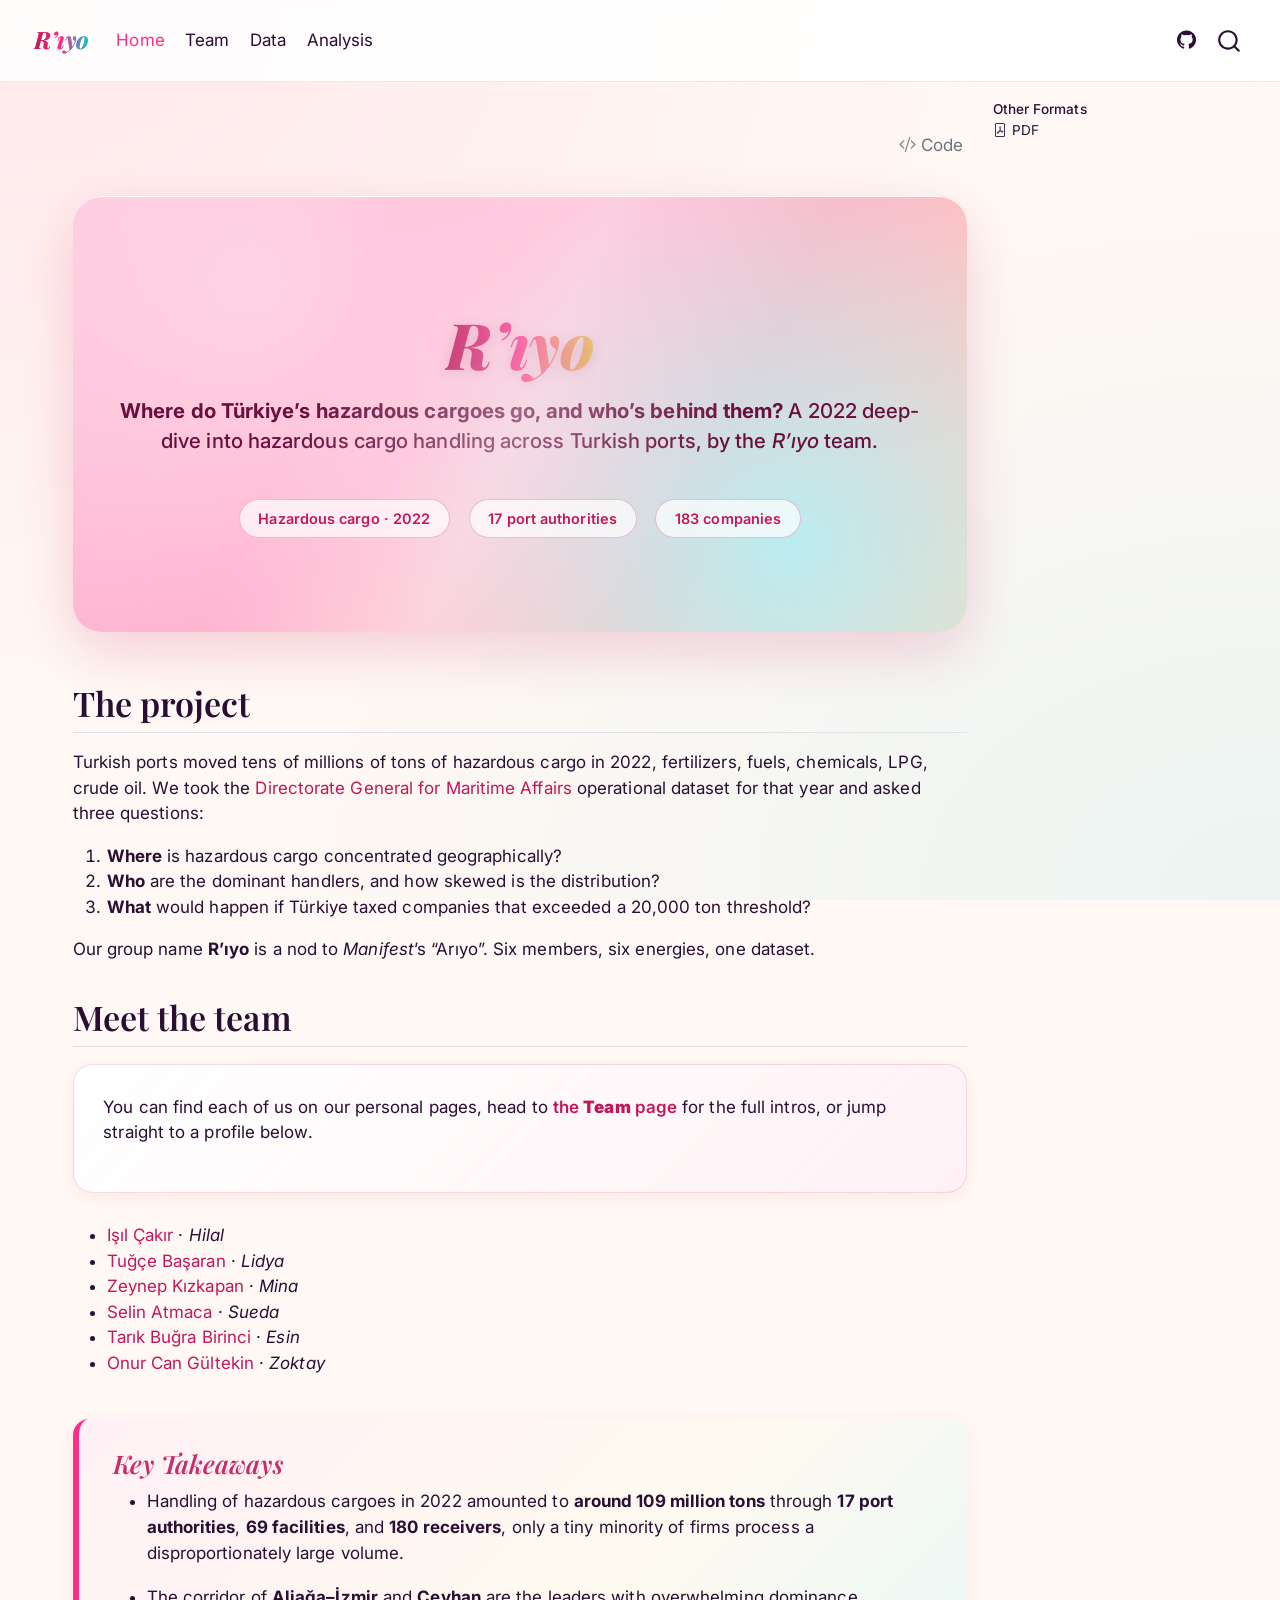
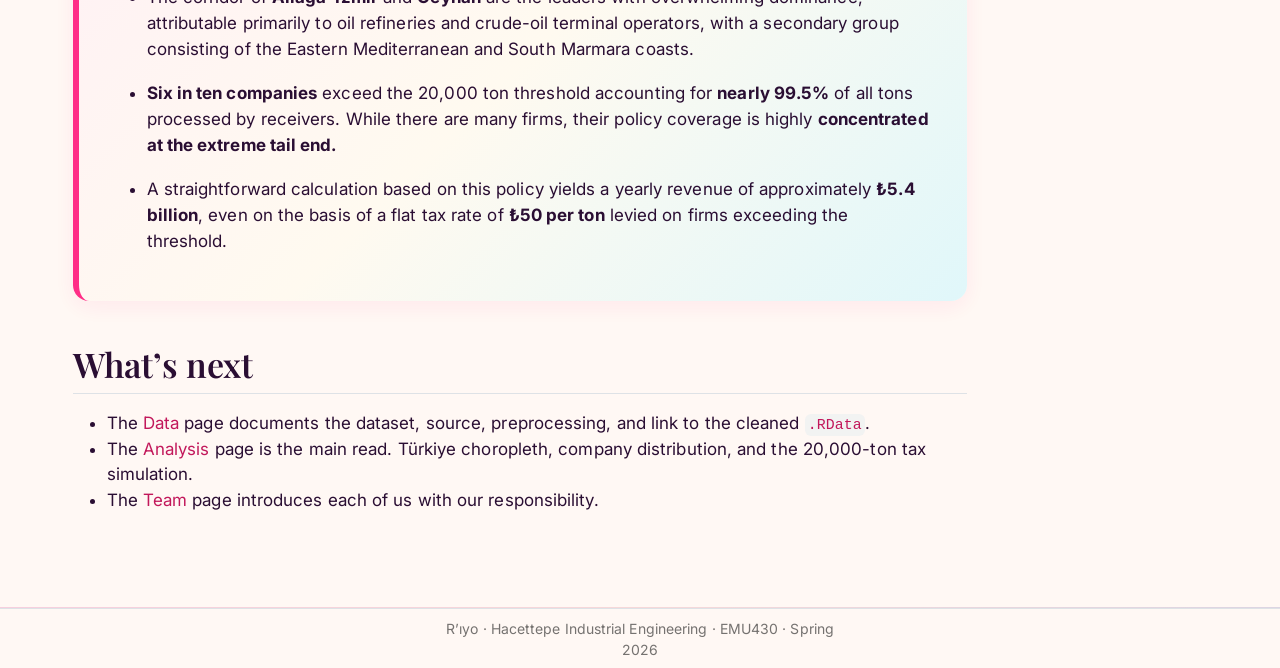
<file: index.html>
<!DOCTYPE html>
<html xmlns="http://www.w3.org/1999/xhtml" lang="en" xml:lang="en"><head>

<meta charset="utf-8">
<meta name="generator" content="quarto-1.8.25">

<meta name="viewport" content="width=device-width, initial-scale=1.0, user-scalable=yes">


<title>R’ıyo</title>
<style>
code{white-space: pre-wrap;}
span.smallcaps{font-variant: small-caps;}
div.columns{display: flex; gap: min(4vw, 1.5em);}
div.column{flex: auto; overflow-x: auto;}
div.hanging-indent{margin-left: 1.5em; text-indent: -1.5em;}
ul.task-list{list-style: none;}
ul.task-list li input[type="checkbox"] {
  width: 0.8em;
  margin: 0 0.8em 0.2em -1em; /* quarto-specific, see https://github.com/quarto-dev/quarto-cli/issues/4556 */ 
  vertical-align: middle;
}
/* CSS for syntax highlighting */
html { -webkit-text-size-adjust: 100%; }
pre > code.sourceCode { white-space: pre; position: relative; }
pre > code.sourceCode > span { display: inline-block; line-height: 1.25; }
pre > code.sourceCode > span:empty { height: 1.2em; }
.sourceCode { overflow: visible; }
code.sourceCode > span { color: inherit; text-decoration: inherit; }
div.sourceCode { margin: 1em 0; }
pre.sourceCode { margin: 0; }
@media screen {
div.sourceCode { overflow: auto; }
}
@media print {
pre > code.sourceCode { white-space: pre-wrap; }
pre > code.sourceCode > span { text-indent: -5em; padding-left: 5em; }
}
pre.numberSource code
  { counter-reset: source-line 0; }
pre.numberSource code > span
  { position: relative; left: -4em; counter-increment: source-line; }
pre.numberSource code > span > a:first-child::before
  { content: counter(source-line);
    position: relative; left: -1em; text-align: right; vertical-align: baseline;
    border: none; display: inline-block;
    -webkit-touch-callout: none; -webkit-user-select: none;
    -khtml-user-select: none; -moz-user-select: none;
    -ms-user-select: none; user-select: none;
    padding: 0 4px; width: 4em;
  }
pre.numberSource { margin-left: 3em;  padding-left: 4px; }
div.sourceCode
  {   }
@media screen {
pre > code.sourceCode > span > a:first-child::before { text-decoration: underline; }
}
</style>


<script src="site_libs/quarto-nav/quarto-nav.js"></script>
<script src="site_libs/clipboard/clipboard.min.js"></script>
<script src="site_libs/quarto-search/autocomplete.umd.js"></script>
<script src="site_libs/quarto-search/fuse.min.js"></script>
<script src="site_libs/quarto-search/quarto-search.js"></script>
<meta name="quarto:offset" content="./">
<script src="site_libs/quarto-html/quarto.js" type="module"></script>
<script src="site_libs/quarto-html/tabsets/tabsets.js" type="module"></script>
<script src="site_libs/quarto-html/axe/axe-check.js" type="module"></script>
<script src="site_libs/quarto-html/popper.min.js"></script>
<script src="site_libs/quarto-html/tippy.umd.min.js"></script>
<script src="site_libs/quarto-html/anchor.min.js"></script>
<link href="site_libs/quarto-html/tippy.css" rel="stylesheet">
<link href="site_libs/quarto-html/quarto-syntax-highlighting-7b89279ff1a6dce999919e0e67d4d9ec.css" rel="stylesheet" id="quarto-text-highlighting-styles">
<script src="site_libs/bootstrap/bootstrap.min.js"></script>
<link href="site_libs/bootstrap/bootstrap-icons.css" rel="stylesheet">
<link href="site_libs/bootstrap/bootstrap-de65a6009b1a2f889098839d39e7a635.min.css" rel="stylesheet" append-hash="true" id="quarto-bootstrap" data-mode="light">
<script id="quarto-search-options" type="application/json">{
  "location": "navbar",
  "copy-button": false,
  "collapse-after": 3,
  "panel-placement": "end",
  "type": "overlay",
  "limit": 50,
  "keyboard-shortcut": [
    "f",
    "/",
    "s"
  ],
  "show-item-context": false,
  "language": {
    "search-no-results-text": "No results",
    "search-matching-documents-text": "matching documents",
    "search-copy-link-title": "Copy link to search",
    "search-hide-matches-text": "Hide additional matches",
    "search-more-match-text": "more match in this document",
    "search-more-matches-text": "more matches in this document",
    "search-clear-button-title": "Clear",
    "search-text-placeholder": "",
    "search-detached-cancel-button-title": "Cancel",
    "search-submit-button-title": "Submit",
    "search-label": "Search"
  }
}</script>
<style>html{ scroll-behavior: smooth; }</style>


<link rel="stylesheet" href="styles.css">
</head>

<body class="nav-fixed quarto-light">

<div id="quarto-search-results"></div>
  <header id="quarto-header" class="headroom fixed-top">
    <nav class="navbar navbar-expand-lg " data-bs-theme="dark">
      <div class="navbar-container container-fluid">
      <div class="navbar-brand-container mx-auto">
    <a href="./index.html" class="navbar-brand navbar-brand-logo">
    </a>
    <a class="navbar-brand" href="./index.html">
    <span class="navbar-title">R’ıyo</span>
    </a>
  </div>
            <div id="quarto-search" class="" title="Search"></div>
          <button class="navbar-toggler" type="button" data-bs-toggle="collapse" data-bs-target="#navbarCollapse" aria-controls="navbarCollapse" role="menu" aria-expanded="false" aria-label="Toggle navigation" onclick="if (window.quartoToggleHeadroom) { window.quartoToggleHeadroom(); }">
  <span class="navbar-toggler-icon"></span>
</button>
          <div class="collapse navbar-collapse" id="navbarCollapse">
            <ul class="navbar-nav navbar-nav-scroll me-auto">
  <li class="nav-item">
    <a class="nav-link active" href="./index.html" aria-current="page"> 
<span class="menu-text">Home</span></a>
  </li>  
  <li class="nav-item">
    <a class="nav-link" href="./team.html"> 
<span class="menu-text">Team</span></a>
  </li>  
  <li class="nav-item">
    <a class="nav-link" href="./data.html"> 
<span class="menu-text">Data</span></a>
  </li>  
  <li class="nav-item">
    <a class="nav-link" href="./analysis.html"> 
<span class="menu-text">Analysis</span></a>
  </li>  
</ul>
            <ul class="navbar-nav navbar-nav-scroll ms-auto">
  <li class="nav-item compact">
    <a class="nav-link" href="https://github.com/EMU-Hacettepe-Analytics/emu430-fall2024-team-r-iyo"> <i class="bi bi-github" role="img">
</i> 
<span class="menu-text"></span></a>
  </li>  
</ul>
          </div> <!-- /navcollapse -->
            <div class="quarto-navbar-tools">
</div>
      </div> <!-- /container-fluid -->
    </nav>
</header>
<!-- content -->
<div id="quarto-content" class="quarto-container page-columns page-rows-contents page-layout-full page-navbar">
<!-- sidebar -->
<!-- margin-sidebar -->
    <div id="quarto-margin-sidebar" class="sidebar margin-sidebar">
    <div class="quarto-alternate-formats"><h2>Other Formats</h2><ul><li><a href="index.pdf"><i class="bi bi-file-pdf"></i>PDF</a></li></ul></div></div>
<!-- main -->
<main class="content column-page-left" id="quarto-document-content"><header id="title-block-header" class="quarto-title-block"><h1 class="title display-7"></h1></header><div class="quarto-title-block"><div class="quarto-title-tools-only"><button type="button" class="btn code-tools-button" id="quarto-code-tools-source"><i class="bi"></i> Code</button></div></div>




<section id="rıyo" class="level1 hero-block">
<h1><span class="shimmer"><em>R’ıyo</em></span></h1>
<div class="tagline">
<p><strong>Where do Türkiye’s hazardous cargoes go, and who’s behind them?</strong> A 2022 deep-dive into hazardous cargo handling across Turkish ports, by the <em>R’ıyo</em> team.</p>
</div>
<p><span class="pill">Hazardous cargo · 2022</span> <span class="pill">17 port authorities</span> <span class="pill">183 companies</span></p>
</section>
<section id="the-project" class="level2">
<h2 class="anchored" data-anchor-id="the-project">The project</h2>
<p>Turkish ports moved tens of millions of tons of hazardous cargo in 2022, fertilizers, fuels, chemicals, LPG, crude oil. We took the <a href="https://denizcilik.uab.gov.tr/">Directorate General for Maritime Affairs</a> operational dataset for that year and asked three questions:</p>
<ol type="1">
<li><strong>Where</strong> is hazardous cargo concentrated geographically?</li>
<li><strong>Who</strong> are the dominant handlers, and how skewed is the distribution?</li>
<li><strong>What</strong> would happen if Türkiye taxed companies that exceeded a 20,000 ton threshold?</li>
</ol>
<p>Our group name <strong>R’ıyo</strong> is a nod to <em>Manifest</em>’s “Arıyo”. Six members, six energies, one dataset.</p>
</section>
<section id="meet-the-team" class="level2">
<h2 class="anchored" data-anchor-id="meet-the-team">Meet the team</h2>
<div class="member-card">
<p>You can find each of us on our personal pages, head to <a href="./team.html">the <strong>Team</strong> page</a> for the full intros, or jump straight to a profile below.</p>
</div>
<ul>
<li><a href="https://emu-hacettepe-analytics.github.io/emu430-spring2026-isilcakrr/">Işıl Çakır</a> · <em>Hilal</em></li>
<li><a href="https://emu-hacettepe-analytics.github.io/emu430-spring2026-TugceBasaran/">Tuğçe Başaran</a> · <em>Lidya</em></li>
<li><a href="https://emu-hacettepe-analytics.github.io/emu430-spring2026-zeynepkizkapann/">Zeynep Kızkapan</a> · <em>Mina</em></li>
<li><a href="https://emu-hacettepe-analytics.github.io/emu430-spring2026-selinatmaca-lab/">Selin Atmaca</a> · <em>Sueda</em></li>
<li><a href="https://emu-hacettepe-analytics.github.io/emu430-spring2026-birincitarikbugra/">Tarık Buğra Birinci</a> · <em>Esin</em></li>
<li><a href="https://emu-hacettepe-analytics.github.io/emu430-spring2026-onurcangultekin/">Onur Can Gültekin</a> · <em>Zoktay</em></li>
</ul>
<section id="key-takeaways" class="level3 key-takeaways">
<h3 class="anchored" data-anchor-id="key-takeaways">Key Takeaways</h3>
<ul>
<li><p>Handling of hazardous cargoes in 2022 amounted to <strong>around 109 million tons</strong> through <strong>17 port authorities</strong>, <strong>69 facilities</strong>, and <strong>180 receivers</strong>, only a tiny minority of firms process a disproportionately large volume.</p></li>
<li><p>The corridor of <strong>Aliağa–İzmir</strong> and <strong>Ceyhan</strong> are the leaders with overwhelming dominance, attributable primarily to oil refineries and crude-oil terminal operators, with a secondary group consisting of the Eastern Mediterranean and South Marmara coasts.</p></li>
<li><p><strong>Six in ten companies</strong> exceed the 20,000 ton threshold accounting for <strong>nearly 99.5%</strong> of all tons processed by receivers. While there are many firms, their policy coverage is highly <strong>concentrated at the extreme tail end.</strong></p></li>
<li><p>A straightforward calculation based on this policy yields a yearly revenue of approximately <strong>₺5.4 billion</strong>, even on the basis of a flat tax rate of <strong>₺50 per ton</strong> levied on firms exceeding the threshold.</p></li>
</ul>
</section>
</section>
<section id="whats-next" class="level2">
<h2 class="anchored" data-anchor-id="whats-next">What’s next</h2>
<ul>
<li>The <strong><a href="./data.html">Data</a></strong> page documents the dataset, source, preprocessing, and link to the cleaned <code>.RData</code>.</li>
<li>The <strong><a href="./analysis.html">Analysis</a></strong> page is the main read. Türkiye choropleth, company distribution, and the 20,000-ton tax simulation.</li>
<li>The <strong><a href="./team.html">Team</a></strong> page introduces each of us with our responsibility.</li>
</ul>


<!-- -->

</section>

<a onclick="window.scrollTo(0, 0); return false;" role="button" id="quarto-back-to-top"><i class="bi bi-arrow-up"></i> Back to top</a></main> <!-- /main -->
<script id="quarto-html-after-body" type="application/javascript">
  window.document.addEventListener("DOMContentLoaded", function (event) {
    const icon = "";
    const anchorJS = new window.AnchorJS();
    anchorJS.options = {
      placement: 'right',
      icon: icon
    };
    anchorJS.add('.anchored');
    const isCodeAnnotation = (el) => {
      for (const clz of el.classList) {
        if (clz.startsWith('code-annotation-')) {                     
          return true;
        }
      }
      return false;
    }
    const onCopySuccess = function(e) {
      // button target
      const button = e.trigger;
      // don't keep focus
      button.blur();
      // flash "checked"
      button.classList.add('code-copy-button-checked');
      var currentTitle = button.getAttribute("title");
      button.setAttribute("title", "Copied!");
      let tooltip;
      if (window.bootstrap) {
        button.setAttribute("data-bs-toggle", "tooltip");
        button.setAttribute("data-bs-placement", "left");
        button.setAttribute("data-bs-title", "Copied!");
        tooltip = new bootstrap.Tooltip(button, 
          { trigger: "manual", 
            customClass: "code-copy-button-tooltip",
            offset: [0, -8]});
        tooltip.show();    
      }
      setTimeout(function() {
        if (tooltip) {
          tooltip.hide();
          button.removeAttribute("data-bs-title");
          button.removeAttribute("data-bs-toggle");
          button.removeAttribute("data-bs-placement");
        }
        button.setAttribute("title", currentTitle);
        button.classList.remove('code-copy-button-checked');
      }, 1000);
      // clear code selection
      e.clearSelection();
    }
    const getTextToCopy = function(trigger) {
      const outerScaffold = trigger.parentElement.cloneNode(true);
      const codeEl = outerScaffold.querySelector('code');
      for (const childEl of codeEl.children) {
        if (isCodeAnnotation(childEl)) {
          childEl.remove();
        }
      }
      return codeEl.innerText;
    }
    const clipboard = new window.ClipboardJS('.code-copy-button:not([data-in-quarto-modal])', {
      text: getTextToCopy
    });
    clipboard.on('success', onCopySuccess);
    if (window.document.getElementById('quarto-embedded-source-code-modal')) {
      const clipboardModal = new window.ClipboardJS('.code-copy-button[data-in-quarto-modal]', {
        text: getTextToCopy,
        container: window.document.getElementById('quarto-embedded-source-code-modal')
      });
      clipboardModal.on('success', onCopySuccess);
    }
    const viewSource = window.document.getElementById('quarto-view-source') ||
                       window.document.getElementById('quarto-code-tools-source');
    if (viewSource) {
      const sourceUrl = viewSource.getAttribute("data-quarto-source-url");
      viewSource.addEventListener("click", function(e) {
        if (sourceUrl) {
          // rstudio viewer pane
          if (/\bcapabilities=\b/.test(window.location)) {
            window.open(sourceUrl);
          } else {
            window.location.href = sourceUrl;
          }
        } else {
          const modal = new bootstrap.Modal(document.getElementById('quarto-embedded-source-code-modal'));
          modal.show();
        }
        return false;
      });
    }
    function toggleCodeHandler(show) {
      return function(e) {
        const detailsSrc = window.document.querySelectorAll(".cell > details > .sourceCode");
        for (let i=0; i<detailsSrc.length; i++) {
          const details = detailsSrc[i].parentElement;
          if (show) {
            details.open = true;
          } else {
            details.removeAttribute("open");
          }
        }
        const cellCodeDivs = window.document.querySelectorAll(".cell > .sourceCode");
        const fromCls = show ? "hidden" : "unhidden";
        const toCls = show ? "unhidden" : "hidden";
        for (let i=0; i<cellCodeDivs.length; i++) {
          const codeDiv = cellCodeDivs[i];
          if (codeDiv.classList.contains(fromCls)) {
            codeDiv.classList.remove(fromCls);
            codeDiv.classList.add(toCls);
          } 
        }
        return false;
      }
    }
    const hideAllCode = window.document.getElementById("quarto-hide-all-code");
    if (hideAllCode) {
      hideAllCode.addEventListener("click", toggleCodeHandler(false));
    }
    const showAllCode = window.document.getElementById("quarto-show-all-code");
    if (showAllCode) {
      showAllCode.addEventListener("click", toggleCodeHandler(true));
    }
      var localhostRegex = new RegExp(/^(?:http|https):\/\/localhost\:?[0-9]*\//);
      var mailtoRegex = new RegExp(/^mailto:/);
        var filterRegex = new RegExp('/' + window.location.host + '/');
      var isInternal = (href) => {
          return filterRegex.test(href) || localhostRegex.test(href) || mailtoRegex.test(href);
      }
      // Inspect non-navigation links and adorn them if external
     var links = window.document.querySelectorAll('a[href]:not(.nav-link):not(.navbar-brand):not(.toc-action):not(.sidebar-link):not(.sidebar-item-toggle):not(.pagination-link):not(.no-external):not([aria-hidden]):not(.dropdown-item):not(.quarto-navigation-tool):not(.about-link)');
      for (var i=0; i<links.length; i++) {
        const link = links[i];
        if (!isInternal(link.href)) {
          // undo the damage that might have been done by quarto-nav.js in the case of
          // links that we want to consider external
          if (link.dataset.originalHref !== undefined) {
            link.href = link.dataset.originalHref;
          }
            // target, if specified
            link.setAttribute("target", "_blank");
            if (link.getAttribute("rel") === null) {
              link.setAttribute("rel", "noopener");
            }
        }
      }
    function tippyHover(el, contentFn, onTriggerFn, onUntriggerFn) {
      const config = {
        allowHTML: true,
        maxWidth: 500,
        delay: 100,
        arrow: false,
        appendTo: function(el) {
            return el.parentElement;
        },
        interactive: true,
        interactiveBorder: 10,
        theme: 'quarto',
        placement: 'bottom-start',
      };
      if (contentFn) {
        config.content = contentFn;
      }
      if (onTriggerFn) {
        config.onTrigger = onTriggerFn;
      }
      if (onUntriggerFn) {
        config.onUntrigger = onUntriggerFn;
      }
      window.tippy(el, config); 
    }
    const noterefs = window.document.querySelectorAll('a[role="doc-noteref"]');
    for (var i=0; i<noterefs.length; i++) {
      const ref = noterefs[i];
      tippyHover(ref, function() {
        // use id or data attribute instead here
        let href = ref.getAttribute('data-footnote-href') || ref.getAttribute('href');
        try { href = new URL(href).hash; } catch {}
        const id = href.replace(/^#\/?/, "");
        const note = window.document.getElementById(id);
        if (note) {
          return note.innerHTML;
        } else {
          return "";
        }
      });
    }
    const xrefs = window.document.querySelectorAll('a.quarto-xref');
    const processXRef = (id, note) => {
      // Strip column container classes
      const stripColumnClz = (el) => {
        el.classList.remove("page-full", "page-columns");
        if (el.children) {
          for (const child of el.children) {
            stripColumnClz(child);
          }
        }
      }
      stripColumnClz(note)
      if (id === null || id.startsWith('sec-')) {
        // Special case sections, only their first couple elements
        const container = document.createElement("div");
        if (note.children && note.children.length > 2) {
          container.appendChild(note.children[0].cloneNode(true));
          for (let i = 1; i < note.children.length; i++) {
            const child = note.children[i];
            if (child.tagName === "P" && child.innerText === "") {
              continue;
            } else {
              container.appendChild(child.cloneNode(true));
              break;
            }
          }
          if (window.Quarto?.typesetMath) {
            window.Quarto.typesetMath(container);
          }
          return container.innerHTML
        } else {
          if (window.Quarto?.typesetMath) {
            window.Quarto.typesetMath(note);
          }
          return note.innerHTML;
        }
      } else {
        // Remove any anchor links if they are present
        const anchorLink = note.querySelector('a.anchorjs-link');
        if (anchorLink) {
          anchorLink.remove();
        }
        if (window.Quarto?.typesetMath) {
          window.Quarto.typesetMath(note);
        }
        if (note.classList.contains("callout")) {
          return note.outerHTML;
        } else {
          return note.innerHTML;
        }
      }
    }
    for (var i=0; i<xrefs.length; i++) {
      const xref = xrefs[i];
      tippyHover(xref, undefined, function(instance) {
        instance.disable();
        let url = xref.getAttribute('href');
        let hash = undefined; 
        if (url.startsWith('#')) {
          hash = url;
        } else {
          try { hash = new URL(url).hash; } catch {}
        }
        if (hash) {
          const id = hash.replace(/^#\/?/, "");
          const note = window.document.getElementById(id);
          if (note !== null) {
            try {
              const html = processXRef(id, note.cloneNode(true));
              instance.setContent(html);
            } finally {
              instance.enable();
              instance.show();
            }
          } else {
            // See if we can fetch this
            fetch(url.split('#')[0])
            .then(res => res.text())
            .then(html => {
              const parser = new DOMParser();
              const htmlDoc = parser.parseFromString(html, "text/html");
              const note = htmlDoc.getElementById(id);
              if (note !== null) {
                const html = processXRef(id, note);
                instance.setContent(html);
              } 
            }).finally(() => {
              instance.enable();
              instance.show();
            });
          }
        } else {
          // See if we can fetch a full url (with no hash to target)
          // This is a special case and we should probably do some content thinning / targeting
          fetch(url)
          .then(res => res.text())
          .then(html => {
            const parser = new DOMParser();
            const htmlDoc = parser.parseFromString(html, "text/html");
            const note = htmlDoc.querySelector('main.content');
            if (note !== null) {
              // This should only happen for chapter cross references
              // (since there is no id in the URL)
              // remove the first header
              if (note.children.length > 0 && note.children[0].tagName === "HEADER") {
                note.children[0].remove();
              }
              const html = processXRef(null, note);
              instance.setContent(html);
            } 
          }).finally(() => {
            instance.enable();
            instance.show();
          });
        }
      }, function(instance) {
      });
    }
        let selectedAnnoteEl;
        const selectorForAnnotation = ( cell, annotation) => {
          let cellAttr = 'data-code-cell="' + cell + '"';
          let lineAttr = 'data-code-annotation="' +  annotation + '"';
          const selector = 'span[' + cellAttr + '][' + lineAttr + ']';
          return selector;
        }
        const selectCodeLines = (annoteEl) => {
          const doc = window.document;
          const targetCell = annoteEl.getAttribute("data-target-cell");
          const targetAnnotation = annoteEl.getAttribute("data-target-annotation");
          const annoteSpan = window.document.querySelector(selectorForAnnotation(targetCell, targetAnnotation));
          const lines = annoteSpan.getAttribute("data-code-lines").split(",");
          const lineIds = lines.map((line) => {
            return targetCell + "-" + line;
          })
          let top = null;
          let height = null;
          let parent = null;
          if (lineIds.length > 0) {
              //compute the position of the single el (top and bottom and make a div)
              const el = window.document.getElementById(lineIds[0]);
              top = el.offsetTop;
              height = el.offsetHeight;
              parent = el.parentElement.parentElement;
            if (lineIds.length > 1) {
              const lastEl = window.document.getElementById(lineIds[lineIds.length - 1]);
              const bottom = lastEl.offsetTop + lastEl.offsetHeight;
              height = bottom - top;
            }
            if (top !== null && height !== null && parent !== null) {
              // cook up a div (if necessary) and position it 
              let div = window.document.getElementById("code-annotation-line-highlight");
              if (div === null) {
                div = window.document.createElement("div");
                div.setAttribute("id", "code-annotation-line-highlight");
                div.style.position = 'absolute';
                parent.appendChild(div);
              }
              div.style.top = top - 2 + "px";
              div.style.height = height + 4 + "px";
              div.style.left = 0;
              let gutterDiv = window.document.getElementById("code-annotation-line-highlight-gutter");
              if (gutterDiv === null) {
                gutterDiv = window.document.createElement("div");
                gutterDiv.setAttribute("id", "code-annotation-line-highlight-gutter");
                gutterDiv.style.position = 'absolute';
                const codeCell = window.document.getElementById(targetCell);
                const gutter = codeCell.querySelector('.code-annotation-gutter');
                gutter.appendChild(gutterDiv);
              }
              gutterDiv.style.top = top - 2 + "px";
              gutterDiv.style.height = height + 4 + "px";
            }
            selectedAnnoteEl = annoteEl;
          }
        };
        const unselectCodeLines = () => {
          const elementsIds = ["code-annotation-line-highlight", "code-annotation-line-highlight-gutter"];
          elementsIds.forEach((elId) => {
            const div = window.document.getElementById(elId);
            if (div) {
              div.remove();
            }
          });
          selectedAnnoteEl = undefined;
        };
          // Handle positioning of the toggle
      window.addEventListener(
        "resize",
        throttle(() => {
          elRect = undefined;
          if (selectedAnnoteEl) {
            selectCodeLines(selectedAnnoteEl);
          }
        }, 10)
      );
      function throttle(fn, ms) {
      let throttle = false;
      let timer;
        return (...args) => {
          if(!throttle) { // first call gets through
              fn.apply(this, args);
              throttle = true;
          } else { // all the others get throttled
              if(timer) clearTimeout(timer); // cancel #2
              timer = setTimeout(() => {
                fn.apply(this, args);
                timer = throttle = false;
              }, ms);
          }
        };
      }
        // Attach click handler to the DT
        const annoteDls = window.document.querySelectorAll('dt[data-target-cell]');
        for (const annoteDlNode of annoteDls) {
          annoteDlNode.addEventListener('click', (event) => {
            const clickedEl = event.target;
            if (clickedEl !== selectedAnnoteEl) {
              unselectCodeLines();
              const activeEl = window.document.querySelector('dt[data-target-cell].code-annotation-active');
              if (activeEl) {
                activeEl.classList.remove('code-annotation-active');
              }
              selectCodeLines(clickedEl);
              clickedEl.classList.add('code-annotation-active');
            } else {
              // Unselect the line
              unselectCodeLines();
              clickedEl.classList.remove('code-annotation-active');
            }
          });
        }
    const findCites = (el) => {
      const parentEl = el.parentElement;
      if (parentEl) {
        const cites = parentEl.dataset.cites;
        if (cites) {
          return {
            el,
            cites: cites.split(' ')
          };
        } else {
          return findCites(el.parentElement)
        }
      } else {
        return undefined;
      }
    };
    var bibliorefs = window.document.querySelectorAll('a[role="doc-biblioref"]');
    for (var i=0; i<bibliorefs.length; i++) {
      const ref = bibliorefs[i];
      const citeInfo = findCites(ref);
      if (citeInfo) {
        tippyHover(citeInfo.el, function() {
          var popup = window.document.createElement('div');
          citeInfo.cites.forEach(function(cite) {
            var citeDiv = window.document.createElement('div');
            citeDiv.classList.add('hanging-indent');
            citeDiv.classList.add('csl-entry');
            var biblioDiv = window.document.getElementById('ref-' + cite);
            if (biblioDiv) {
              citeDiv.innerHTML = biblioDiv.innerHTML;
            }
            popup.appendChild(citeDiv);
          });
          return popup.innerHTML;
        });
      }
    }
  });
  </script><div class="modal fade" id="quarto-embedded-source-code-modal" tabindex="-1" aria-labelledby="quarto-embedded-source-code-modal-label" aria-hidden="true"><div class="modal-dialog modal-dialog-scrollable"><div class="modal-content"><div class="modal-header"><h5 class="modal-title" id="quarto-embedded-source-code-modal-label">Source Code</h5><button class="btn-close" data-bs-dismiss="modal"></button></div><div class="modal-body"><div class="">
<div class="code-copy-outer-scaffold"><div class="sourceCode" id="cb1" data-shortcodes="false"><pre class="sourceCode markdown code-with-copy"><code class="sourceCode markdown"><span id="cb1-1"><a href="#cb1-1" aria-hidden="true" tabindex="-1"></a><span class="co">---</span></span>
<span id="cb1-2"><a href="#cb1-2" aria-hidden="true" tabindex="-1"></a><span class="an">title:</span><span class="co"> ""</span></span>
<span id="cb1-3"><a href="#cb1-3" aria-hidden="true" tabindex="-1"></a><span class="an">sidebar:</span><span class="co"> false</span></span>
<span id="cb1-4"><a href="#cb1-4" aria-hidden="true" tabindex="-1"></a><span class="an">page-layout:</span><span class="co"> full</span></span>
<span id="cb1-5"><a href="#cb1-5" aria-hidden="true" tabindex="-1"></a><span class="an">toc:</span><span class="co"> false</span></span>
<span id="cb1-6"><a href="#cb1-6" aria-hidden="true" tabindex="-1"></a><span class="co">---</span></span>
<span id="cb1-7"><a href="#cb1-7" aria-hidden="true" tabindex="-1"></a></span>
<span id="cb1-8"><a href="#cb1-8" aria-hidden="true" tabindex="-1"></a>::: {.hero-block}</span>
<span id="cb1-9"><a href="#cb1-9" aria-hidden="true" tabindex="-1"></a><span class="fu"># [*R'ıyo*]{.shimmer}</span></span>
<span id="cb1-10"><a href="#cb1-10" aria-hidden="true" tabindex="-1"></a></span>
<span id="cb1-11"><a href="#cb1-11" aria-hidden="true" tabindex="-1"></a>::: {.tagline}</span>
<span id="cb1-12"><a href="#cb1-12" aria-hidden="true" tabindex="-1"></a>**Where do Türkiye's hazardous cargoes go, and who's behind them?**</span>
<span id="cb1-13"><a href="#cb1-13" aria-hidden="true" tabindex="-1"></a>A 2022 deep-dive into hazardous cargo handling across Turkish ports, by the *R'ıyo* team.</span>
<span id="cb1-14"><a href="#cb1-14" aria-hidden="true" tabindex="-1"></a>:::</span>
<span id="cb1-15"><a href="#cb1-15" aria-hidden="true" tabindex="-1"></a></span>
<span id="cb1-16"><a href="#cb1-16" aria-hidden="true" tabindex="-1"></a><span class="co">[</span><span class="ot">Hazardous cargo · 2022</span><span class="co">]</span>{.pill}</span>
<span id="cb1-17"><a href="#cb1-17" aria-hidden="true" tabindex="-1"></a><span class="co">[</span><span class="ot">17 port authorities</span><span class="co">]</span>{.pill}</span>
<span id="cb1-18"><a href="#cb1-18" aria-hidden="true" tabindex="-1"></a><span class="co">[</span><span class="ot">183 companies</span><span class="co">]</span>{.pill}</span>
<span id="cb1-19"><a href="#cb1-19" aria-hidden="true" tabindex="-1"></a>:::</span>
<span id="cb1-20"><a href="#cb1-20" aria-hidden="true" tabindex="-1"></a></span>
<span id="cb1-21"><a href="#cb1-21" aria-hidden="true" tabindex="-1"></a><span class="fu">## The project</span></span>
<span id="cb1-22"><a href="#cb1-22" aria-hidden="true" tabindex="-1"></a></span>
<span id="cb1-23"><a href="#cb1-23" aria-hidden="true" tabindex="-1"></a>Turkish ports moved tens of millions of tons of hazardous cargo in 2022, fertilizers, fuels, chemicals, LPG, crude oil. We took the <span class="co">[</span><span class="ot">Directorate General for Maritime Affairs</span><span class="co">](https://denizcilik.uab.gov.tr/)</span> operational dataset for that year and asked three questions:</span>
<span id="cb1-24"><a href="#cb1-24" aria-hidden="true" tabindex="-1"></a></span>
<span id="cb1-25"><a href="#cb1-25" aria-hidden="true" tabindex="-1"></a><span class="ss">1. </span>**Where** is hazardous cargo concentrated geographically?</span>
<span id="cb1-26"><a href="#cb1-26" aria-hidden="true" tabindex="-1"></a><span class="ss">2. </span>**Who** are the dominant handlers, and how skewed is the distribution?</span>
<span id="cb1-27"><a href="#cb1-27" aria-hidden="true" tabindex="-1"></a><span class="ss">3. </span>**What** would happen if Türkiye taxed companies that exceeded a 20,000 ton threshold?</span>
<span id="cb1-28"><a href="#cb1-28" aria-hidden="true" tabindex="-1"></a></span>
<span id="cb1-29"><a href="#cb1-29" aria-hidden="true" tabindex="-1"></a>Our group name **R'ıyo** is a nod to *Manifest*'s "Arıyo". Six members, six energies, one dataset.</span>
<span id="cb1-30"><a href="#cb1-30" aria-hidden="true" tabindex="-1"></a></span>
<span id="cb1-31"><a href="#cb1-31" aria-hidden="true" tabindex="-1"></a><span class="fu">## Meet the team</span></span>
<span id="cb1-32"><a href="#cb1-32" aria-hidden="true" tabindex="-1"></a></span>
<span id="cb1-33"><a href="#cb1-33" aria-hidden="true" tabindex="-1"></a>::: {.member-card}</span>
<span id="cb1-34"><a href="#cb1-34" aria-hidden="true" tabindex="-1"></a>You can find each of us on our personal pages, head to <span class="co">[</span><span class="ot">the **Team** page</span><span class="co">](team.qmd)</span> for the full intros, or jump straight to a profile below.</span>
<span id="cb1-35"><a href="#cb1-35" aria-hidden="true" tabindex="-1"></a>:::</span>
<span id="cb1-36"><a href="#cb1-36" aria-hidden="true" tabindex="-1"></a></span>
<span id="cb1-37"><a href="#cb1-37" aria-hidden="true" tabindex="-1"></a><span class="ss">- </span><span class="co">[</span><span class="ot">Işıl Çakır</span><span class="co">](https://emu-hacettepe-analytics.github.io/emu430-spring2026-isilcakrr/)</span> · *Hilal*</span>
<span id="cb1-38"><a href="#cb1-38" aria-hidden="true" tabindex="-1"></a><span class="ss">- </span><span class="co">[</span><span class="ot">Tuğçe Başaran</span><span class="co">](https://emu-hacettepe-analytics.github.io/emu430-spring2026-TugceBasaran/)</span> · *Lidya*</span>
<span id="cb1-39"><a href="#cb1-39" aria-hidden="true" tabindex="-1"></a><span class="ss">- </span><span class="co">[</span><span class="ot">Zeynep Kızkapan</span><span class="co">](https://emu-hacettepe-analytics.github.io/emu430-spring2026-zeynepkizkapann/)</span> · *Mina*</span>
<span id="cb1-40"><a href="#cb1-40" aria-hidden="true" tabindex="-1"></a><span class="ss">- </span><span class="co">[</span><span class="ot">Selin Atmaca</span><span class="co">](https://emu-hacettepe-analytics.github.io/emu430-spring2026-selinatmaca-lab/)</span> · *Sueda*</span>
<span id="cb1-41"><a href="#cb1-41" aria-hidden="true" tabindex="-1"></a><span class="ss">- </span><span class="co">[</span><span class="ot">Tarık Buğra Birinci</span><span class="co">](https://emu-hacettepe-analytics.github.io/emu430-spring2026-birincitarikbugra/)</span> · *Esin*</span>
<span id="cb1-42"><a href="#cb1-42" aria-hidden="true" tabindex="-1"></a><span class="ss">- </span><span class="co">[</span><span class="ot">Onur Can Gültekin</span><span class="co">](https://emu-hacettepe-analytics.github.io/emu430-spring2026-onurcangultekin/)</span> · *Zoktay*</span>
<span id="cb1-43"><a href="#cb1-43" aria-hidden="true" tabindex="-1"></a></span>
<span id="cb1-44"><a href="#cb1-44" aria-hidden="true" tabindex="-1"></a>::: {.key-takeaways}</span>
<span id="cb1-45"><a href="#cb1-45" aria-hidden="true" tabindex="-1"></a><span class="fu">### Key Takeaways</span></span>
<span id="cb1-46"><a href="#cb1-46" aria-hidden="true" tabindex="-1"></a></span>
<span id="cb1-47"><a href="#cb1-47" aria-hidden="true" tabindex="-1"></a><span class="ss">- </span>Handling of hazardous cargoes in 2022 amounted to **around 109 million tons** through **17 port authorities**, **69 facilities**, and **180 receivers**, only a tiny minority of firms process a disproportionately large volume.</span>
<span id="cb1-48"><a href="#cb1-48" aria-hidden="true" tabindex="-1"></a></span>
<span id="cb1-49"><a href="#cb1-49" aria-hidden="true" tabindex="-1"></a><span class="ss">- </span>The corridor of **Aliağa–İzmir** and **Ceyhan** are the leaders with overwhelming dominance, attributable primarily to oil refineries and crude-oil terminal operators, with a secondary group consisting of the Eastern Mediterranean and South Marmara coasts.</span>
<span id="cb1-50"><a href="#cb1-50" aria-hidden="true" tabindex="-1"></a></span>
<span id="cb1-51"><a href="#cb1-51" aria-hidden="true" tabindex="-1"></a><span class="ss">- </span>**Six in ten companies** exceed the 20,000 ton threshold accounting for **nearly 99.5%** of all tons processed by receivers. While there are many firms, their policy coverage is highly **concentrated at the extreme tail end.**</span>
<span id="cb1-52"><a href="#cb1-52" aria-hidden="true" tabindex="-1"></a></span>
<span id="cb1-53"><a href="#cb1-53" aria-hidden="true" tabindex="-1"></a><span class="ss">- </span>A straightforward calculation based on this policy yields a yearly revenue of approximately **₺5.4 billion**, even on the basis of a flat tax rate of **₺50 per ton** levied on firms exceeding the threshold.</span>
<span id="cb1-54"><a href="#cb1-54" aria-hidden="true" tabindex="-1"></a>:::</span>
<span id="cb1-55"><a href="#cb1-55" aria-hidden="true" tabindex="-1"></a></span>
<span id="cb1-56"><a href="#cb1-56" aria-hidden="true" tabindex="-1"></a><span class="fu">## What's next</span></span>
<span id="cb1-57"><a href="#cb1-57" aria-hidden="true" tabindex="-1"></a></span>
<span id="cb1-58"><a href="#cb1-58" aria-hidden="true" tabindex="-1"></a><span class="ss">- </span>The **[Data](data.qmd)** page documents the dataset, source, preprocessing, and link to the cleaned <span class="in">`.RData`</span>.</span>
<span id="cb1-59"><a href="#cb1-59" aria-hidden="true" tabindex="-1"></a><span class="ss">- </span>The **[Analysis](analysis.qmd)** page is the main read. Türkiye choropleth, company distribution, and the 20,000-ton tax simulation.</span>
<span id="cb1-60"><a href="#cb1-60" aria-hidden="true" tabindex="-1"></a><span class="ss">- </span>The **[Team](team.qmd)** page introduces each of us with our responsibility.</span></code></pre></div><button title="Copy to Clipboard" class="code-copy-button" data-in-quarto-modal=""><i class="bi"></i></button></div>
</div></div></div></div></div>
</div> <!-- /content -->
<footer class="footer">
  <div class="nav-footer">
    <div class="nav-footer-left">
      &nbsp;
    </div>   
    <div class="nav-footer-center">
<p>R’ıyo · Hacettepe Industrial Engineering · EMU430 · Spring 2026</p>
</div>
    <div class="nav-footer-right">
      &nbsp;
    </div>
  </div>
</footer>




<script src="site_libs/quarto-html/zenscroll-min.js"></script>
</body></html>
</file>
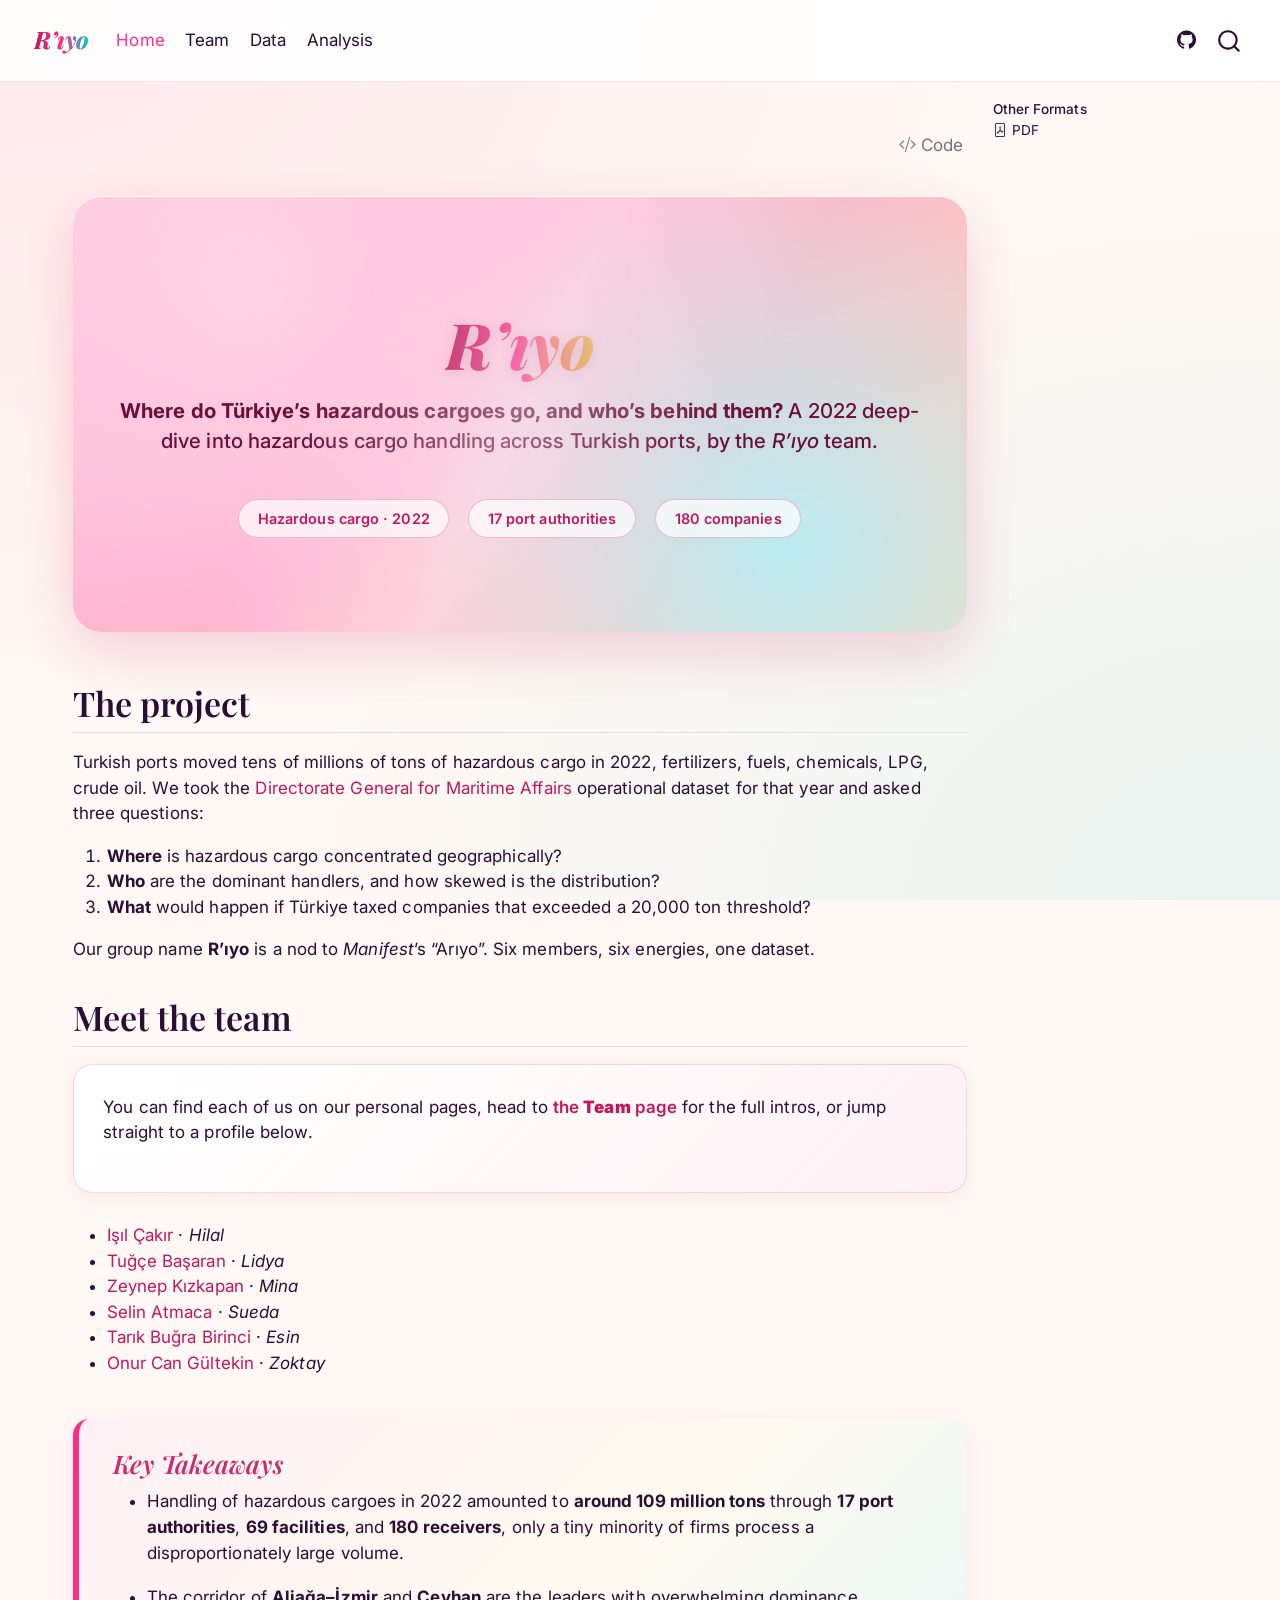
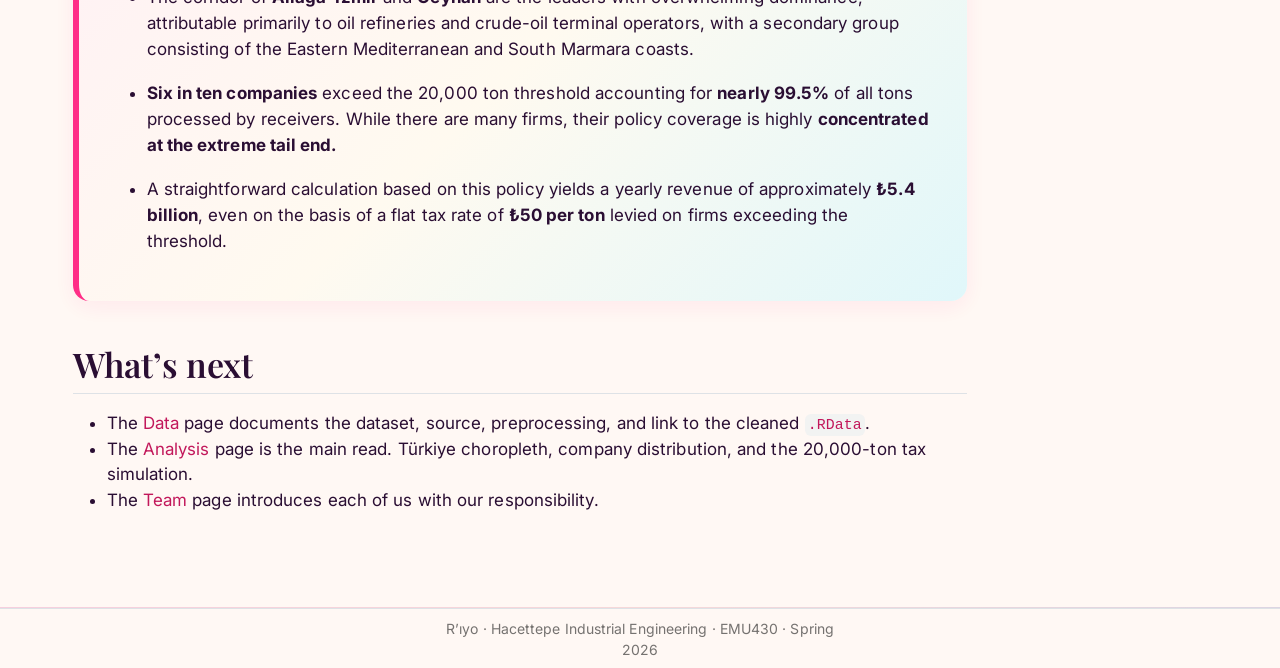
<file: docs/index.html>
<!DOCTYPE html>
<html xmlns="http://www.w3.org/1999/xhtml" lang="en" xml:lang="en"><head>

<meta charset="utf-8">
<meta name="generator" content="quarto-1.8.25">

<meta name="viewport" content="width=device-width, initial-scale=1.0, user-scalable=yes">


<title>R’ıyo</title>
<style>
code{white-space: pre-wrap;}
span.smallcaps{font-variant: small-caps;}
div.columns{display: flex; gap: min(4vw, 1.5em);}
div.column{flex: auto; overflow-x: auto;}
div.hanging-indent{margin-left: 1.5em; text-indent: -1.5em;}
ul.task-list{list-style: none;}
ul.task-list li input[type="checkbox"] {
  width: 0.8em;
  margin: 0 0.8em 0.2em -1em; /* quarto-specific, see https://github.com/quarto-dev/quarto-cli/issues/4556 */ 
  vertical-align: middle;
}
/* CSS for syntax highlighting */
html { -webkit-text-size-adjust: 100%; }
pre > code.sourceCode { white-space: pre; position: relative; }
pre > code.sourceCode > span { display: inline-block; line-height: 1.25; }
pre > code.sourceCode > span:empty { height: 1.2em; }
.sourceCode { overflow: visible; }
code.sourceCode > span { color: inherit; text-decoration: inherit; }
div.sourceCode { margin: 1em 0; }
pre.sourceCode { margin: 0; }
@media screen {
div.sourceCode { overflow: auto; }
}
@media print {
pre > code.sourceCode { white-space: pre-wrap; }
pre > code.sourceCode > span { text-indent: -5em; padding-left: 5em; }
}
pre.numberSource code
  { counter-reset: source-line 0; }
pre.numberSource code > span
  { position: relative; left: -4em; counter-increment: source-line; }
pre.numberSource code > span > a:first-child::before
  { content: counter(source-line);
    position: relative; left: -1em; text-align: right; vertical-align: baseline;
    border: none; display: inline-block;
    -webkit-touch-callout: none; -webkit-user-select: none;
    -khtml-user-select: none; -moz-user-select: none;
    -ms-user-select: none; user-select: none;
    padding: 0 4px; width: 4em;
  }
pre.numberSource { margin-left: 3em;  padding-left: 4px; }
div.sourceCode
  {   }
@media screen {
pre > code.sourceCode > span > a:first-child::before { text-decoration: underline; }
}
</style>


<script src="site_libs/quarto-nav/quarto-nav.js"></script>
<script src="site_libs/clipboard/clipboard.min.js"></script>
<script src="site_libs/quarto-search/autocomplete.umd.js"></script>
<script src="site_libs/quarto-search/fuse.min.js"></script>
<script src="site_libs/quarto-search/quarto-search.js"></script>
<meta name="quarto:offset" content="./">
<script src="site_libs/quarto-html/quarto.js" type="module"></script>
<script src="site_libs/quarto-html/tabsets/tabsets.js" type="module"></script>
<script src="site_libs/quarto-html/axe/axe-check.js" type="module"></script>
<script src="site_libs/quarto-html/popper.min.js"></script>
<script src="site_libs/quarto-html/tippy.umd.min.js"></script>
<script src="site_libs/quarto-html/anchor.min.js"></script>
<link href="site_libs/quarto-html/tippy.css" rel="stylesheet">
<link href="site_libs/quarto-html/quarto-syntax-highlighting-7b89279ff1a6dce999919e0e67d4d9ec.css" rel="stylesheet" id="quarto-text-highlighting-styles">
<script src="site_libs/bootstrap/bootstrap.min.js"></script>
<link href="site_libs/bootstrap/bootstrap-icons.css" rel="stylesheet">
<link href="site_libs/bootstrap/bootstrap-de65a6009b1a2f889098839d39e7a635.min.css" rel="stylesheet" append-hash="true" id="quarto-bootstrap" data-mode="light">
<script id="quarto-search-options" type="application/json">{
  "location": "navbar",
  "copy-button": false,
  "collapse-after": 3,
  "panel-placement": "end",
  "type": "overlay",
  "limit": 50,
  "keyboard-shortcut": [
    "f",
    "/",
    "s"
  ],
  "show-item-context": false,
  "language": {
    "search-no-results-text": "No results",
    "search-matching-documents-text": "matching documents",
    "search-copy-link-title": "Copy link to search",
    "search-hide-matches-text": "Hide additional matches",
    "search-more-match-text": "more match in this document",
    "search-more-matches-text": "more matches in this document",
    "search-clear-button-title": "Clear",
    "search-text-placeholder": "",
    "search-detached-cancel-button-title": "Cancel",
    "search-submit-button-title": "Submit",
    "search-label": "Search"
  }
}</script>
<style>html{ scroll-behavior: smooth; }</style>


<link rel="stylesheet" href="styles.css">
</head>

<body class="nav-fixed quarto-light">

<div id="quarto-search-results"></div>
  <header id="quarto-header" class="headroom fixed-top">
    <nav class="navbar navbar-expand-lg " data-bs-theme="dark">
      <div class="navbar-container container-fluid">
      <div class="navbar-brand-container mx-auto">
    <a href="./index.html" class="navbar-brand navbar-brand-logo">
    </a>
    <a class="navbar-brand" href="./index.html">
    <span class="navbar-title">R’ıyo</span>
    </a>
  </div>
            <div id="quarto-search" class="" title="Search"></div>
          <button class="navbar-toggler" type="button" data-bs-toggle="collapse" data-bs-target="#navbarCollapse" aria-controls="navbarCollapse" role="menu" aria-expanded="false" aria-label="Toggle navigation" onclick="if (window.quartoToggleHeadroom) { window.quartoToggleHeadroom(); }">
  <span class="navbar-toggler-icon"></span>
</button>
          <div class="collapse navbar-collapse" id="navbarCollapse">
            <ul class="navbar-nav navbar-nav-scroll me-auto">
  <li class="nav-item">
    <a class="nav-link active" href="./index.html" aria-current="page"> 
<span class="menu-text">Home</span></a>
  </li>  
  <li class="nav-item">
    <a class="nav-link" href="./team.html"> 
<span class="menu-text">Team</span></a>
  </li>  
  <li class="nav-item">
    <a class="nav-link" href="./data.html"> 
<span class="menu-text">Data</span></a>
  </li>  
  <li class="nav-item">
    <a class="nav-link" href="./analysis.html"> 
<span class="menu-text">Analysis</span></a>
  </li>  
</ul>
            <ul class="navbar-nav navbar-nav-scroll ms-auto">
  <li class="nav-item compact">
    <a class="nav-link" href="https://github.com/EMU-Hacettepe-Analytics/emu430-fall2024-team-r-iyo"> <i class="bi bi-github" role="img">
</i> 
<span class="menu-text"></span></a>
  </li>  
</ul>
          </div> <!-- /navcollapse -->
            <div class="quarto-navbar-tools">
</div>
      </div> <!-- /container-fluid -->
    </nav>
</header>
<!-- content -->
<div id="quarto-content" class="quarto-container page-columns page-rows-contents page-layout-full page-navbar">
<!-- sidebar -->
<!-- margin-sidebar -->
    <div id="quarto-margin-sidebar" class="sidebar margin-sidebar">
    <div class="quarto-alternate-formats"><h2>Other Formats</h2><ul><li><a href="index.pdf"><i class="bi bi-file-pdf"></i>PDF</a></li></ul></div></div>
<!-- main -->
<main class="content column-page-left" id="quarto-document-content"><header id="title-block-header" class="quarto-title-block"><h1 class="title display-7"></h1></header><div class="quarto-title-block"><div class="quarto-title-tools-only"><button type="button" class="btn code-tools-button" id="quarto-code-tools-source"><i class="bi"></i> Code</button></div></div>




<section id="rıyo" class="level1 hero-block">
<h1><span class="shimmer"><em>R’ıyo</em></span></h1>
<div class="tagline">
<p><strong>Where do Türkiye’s hazardous cargoes go, and who’s behind them?</strong> A 2022 deep-dive into hazardous cargo handling across Turkish ports, by the <em>R’ıyo</em> team.</p>
</div>
<p><span class="pill">Hazardous cargo · 2022</span> <span class="pill">17 port authorities</span> <span class="pill">180 companies</span></p>
</section>
<section id="the-project" class="level2">
<h2 class="anchored" data-anchor-id="the-project">The project</h2>
<p>Turkish ports moved tens of millions of tons of hazardous cargo in 2022, fertilizers, fuels, chemicals, LPG, crude oil. We took the <a href="https://denizcilik.uab.gov.tr/">Directorate General for Maritime Affairs</a> operational dataset for that year and asked three questions:</p>
<ol type="1">
<li><strong>Where</strong> is hazardous cargo concentrated geographically?</li>
<li><strong>Who</strong> are the dominant handlers, and how skewed is the distribution?</li>
<li><strong>What</strong> would happen if Türkiye taxed companies that exceeded a 20,000 ton threshold?</li>
</ol>
<p>Our group name <strong>R’ıyo</strong> is a nod to <em>Manifest</em>’s “Arıyo”. Six members, six energies, one dataset.</p>
</section>
<section id="meet-the-team" class="level2">
<h2 class="anchored" data-anchor-id="meet-the-team">Meet the team</h2>
<div class="member-card">
<p>You can find each of us on our personal pages, head to <a href="./team.html">the <strong>Team</strong> page</a> for the full intros, or jump straight to a profile below.</p>
</div>
<ul>
<li><a href="https://emu-hacettepe-analytics.github.io/emu430-spring2026-isilcakrr/">Işıl Çakır</a> · <em>Hilal</em></li>
<li><a href="https://emu-hacettepe-analytics.github.io/emu430-spring2026-TugceBasaran/">Tuğçe Başaran</a> · <em>Lidya</em></li>
<li><a href="https://emu-hacettepe-analytics.github.io/emu430-spring2026-zeynepkizkapann/">Zeynep Kızkapan</a> · <em>Mina</em></li>
<li><a href="https://emu-hacettepe-analytics.github.io/emu430-spring2026-selinatmaca-lab/">Selin Atmaca</a> · <em>Sueda</em></li>
<li><a href="https://emu-hacettepe-analytics.github.io/emu430-spring2026-birincitarikbugra/">Tarık Buğra Birinci</a> · <em>Esin</em></li>
<li><a href="https://emu-hacettepe-analytics.github.io/emu430-spring2026-onurcangultekin/">Onur Can Gültekin</a> · <em>Zoktay</em></li>
</ul>
<section id="key-takeaways" class="level3 key-takeaways">
<h3 class="anchored" data-anchor-id="key-takeaways">Key Takeaways</h3>
<ul>
<li><p>Handling of hazardous cargoes in 2022 amounted to <strong>around 109 million tons</strong> through <strong>17 port authorities</strong>, <strong>69 facilities</strong>, and <strong>180 receivers</strong>, only a tiny minority of firms process a disproportionately large volume.</p></li>
<li><p>The corridor of <strong>Aliağa–İzmir</strong> and <strong>Ceyhan</strong> are the leaders with overwhelming dominance, attributable primarily to oil refineries and crude-oil terminal operators, with a secondary group consisting of the Eastern Mediterranean and South Marmara coasts.</p></li>
<li><p><strong>Six in ten companies</strong> exceed the 20,000 ton threshold accounting for <strong>nearly 99.5%</strong> of all tons processed by receivers. While there are many firms, their policy coverage is highly <strong>concentrated at the extreme tail end.</strong></p></li>
<li><p>A straightforward calculation based on this policy yields a yearly revenue of approximately <strong>₺5.4 billion</strong>, even on the basis of a flat tax rate of <strong>₺50 per ton</strong> levied on firms exceeding the threshold.</p></li>
</ul>
</section>
</section>
<section id="whats-next" class="level2">
<h2 class="anchored" data-anchor-id="whats-next">What’s next</h2>
<ul>
<li>The <strong><a href="./data.html">Data</a></strong> page documents the dataset, source, preprocessing, and link to the cleaned <code>.RData</code>.</li>
<li>The <strong><a href="./analysis.html">Analysis</a></strong> page is the main read. Türkiye choropleth, company distribution, and the 20,000-ton tax simulation.</li>
<li>The <strong><a href="./team.html">Team</a></strong> page introduces each of us with our responsibility.</li>
</ul>


<!-- -->

</section>

<a onclick="window.scrollTo(0, 0); return false;" role="button" id="quarto-back-to-top"><i class="bi bi-arrow-up"></i> Back to top</a></main> <!-- /main -->
<script id="quarto-html-after-body" type="application/javascript">
  window.document.addEventListener("DOMContentLoaded", function (event) {
    const icon = "";
    const anchorJS = new window.AnchorJS();
    anchorJS.options = {
      placement: 'right',
      icon: icon
    };
    anchorJS.add('.anchored');
    const isCodeAnnotation = (el) => {
      for (const clz of el.classList) {
        if (clz.startsWith('code-annotation-')) {                     
          return true;
        }
      }
      return false;
    }
    const onCopySuccess = function(e) {
      // button target
      const button = e.trigger;
      // don't keep focus
      button.blur();
      // flash "checked"
      button.classList.add('code-copy-button-checked');
      var currentTitle = button.getAttribute("title");
      button.setAttribute("title", "Copied!");
      let tooltip;
      if (window.bootstrap) {
        button.setAttribute("data-bs-toggle", "tooltip");
        button.setAttribute("data-bs-placement", "left");
        button.setAttribute("data-bs-title", "Copied!");
        tooltip = new bootstrap.Tooltip(button, 
          { trigger: "manual", 
            customClass: "code-copy-button-tooltip",
            offset: [0, -8]});
        tooltip.show();    
      }
      setTimeout(function() {
        if (tooltip) {
          tooltip.hide();
          button.removeAttribute("data-bs-title");
          button.removeAttribute("data-bs-toggle");
          button.removeAttribute("data-bs-placement");
        }
        button.setAttribute("title", currentTitle);
        button.classList.remove('code-copy-button-checked');
      }, 1000);
      // clear code selection
      e.clearSelection();
    }
    const getTextToCopy = function(trigger) {
      const outerScaffold = trigger.parentElement.cloneNode(true);
      const codeEl = outerScaffold.querySelector('code');
      for (const childEl of codeEl.children) {
        if (isCodeAnnotation(childEl)) {
          childEl.remove();
        }
      }
      return codeEl.innerText;
    }
    const clipboard = new window.ClipboardJS('.code-copy-button:not([data-in-quarto-modal])', {
      text: getTextToCopy
    });
    clipboard.on('success', onCopySuccess);
    if (window.document.getElementById('quarto-embedded-source-code-modal')) {
      const clipboardModal = new window.ClipboardJS('.code-copy-button[data-in-quarto-modal]', {
        text: getTextToCopy,
        container: window.document.getElementById('quarto-embedded-source-code-modal')
      });
      clipboardModal.on('success', onCopySuccess);
    }
    const viewSource = window.document.getElementById('quarto-view-source') ||
                       window.document.getElementById('quarto-code-tools-source');
    if (viewSource) {
      const sourceUrl = viewSource.getAttribute("data-quarto-source-url");
      viewSource.addEventListener("click", function(e) {
        if (sourceUrl) {
          // rstudio viewer pane
          if (/\bcapabilities=\b/.test(window.location)) {
            window.open(sourceUrl);
          } else {
            window.location.href = sourceUrl;
          }
        } else {
          const modal = new bootstrap.Modal(document.getElementById('quarto-embedded-source-code-modal'));
          modal.show();
        }
        return false;
      });
    }
    function toggleCodeHandler(show) {
      return function(e) {
        const detailsSrc = window.document.querySelectorAll(".cell > details > .sourceCode");
        for (let i=0; i<detailsSrc.length; i++) {
          const details = detailsSrc[i].parentElement;
          if (show) {
            details.open = true;
          } else {
            details.removeAttribute("open");
          }
        }
        const cellCodeDivs = window.document.querySelectorAll(".cell > .sourceCode");
        const fromCls = show ? "hidden" : "unhidden";
        const toCls = show ? "unhidden" : "hidden";
        for (let i=0; i<cellCodeDivs.length; i++) {
          const codeDiv = cellCodeDivs[i];
          if (codeDiv.classList.contains(fromCls)) {
            codeDiv.classList.remove(fromCls);
            codeDiv.classList.add(toCls);
          } 
        }
        return false;
      }
    }
    const hideAllCode = window.document.getElementById("quarto-hide-all-code");
    if (hideAllCode) {
      hideAllCode.addEventListener("click", toggleCodeHandler(false));
    }
    const showAllCode = window.document.getElementById("quarto-show-all-code");
    if (showAllCode) {
      showAllCode.addEventListener("click", toggleCodeHandler(true));
    }
      var localhostRegex = new RegExp(/^(?:http|https):\/\/localhost\:?[0-9]*\//);
      var mailtoRegex = new RegExp(/^mailto:/);
        var filterRegex = new RegExp('/' + window.location.host + '/');
      var isInternal = (href) => {
          return filterRegex.test(href) || localhostRegex.test(href) || mailtoRegex.test(href);
      }
      // Inspect non-navigation links and adorn them if external
     var links = window.document.querySelectorAll('a[href]:not(.nav-link):not(.navbar-brand):not(.toc-action):not(.sidebar-link):not(.sidebar-item-toggle):not(.pagination-link):not(.no-external):not([aria-hidden]):not(.dropdown-item):not(.quarto-navigation-tool):not(.about-link)');
      for (var i=0; i<links.length; i++) {
        const link = links[i];
        if (!isInternal(link.href)) {
          // undo the damage that might have been done by quarto-nav.js in the case of
          // links that we want to consider external
          if (link.dataset.originalHref !== undefined) {
            link.href = link.dataset.originalHref;
          }
            // target, if specified
            link.setAttribute("target", "_blank");
            if (link.getAttribute("rel") === null) {
              link.setAttribute("rel", "noopener");
            }
        }
      }
    function tippyHover(el, contentFn, onTriggerFn, onUntriggerFn) {
      const config = {
        allowHTML: true,
        maxWidth: 500,
        delay: 100,
        arrow: false,
        appendTo: function(el) {
            return el.parentElement;
        },
        interactive: true,
        interactiveBorder: 10,
        theme: 'quarto',
        placement: 'bottom-start',
      };
      if (contentFn) {
        config.content = contentFn;
      }
      if (onTriggerFn) {
        config.onTrigger = onTriggerFn;
      }
      if (onUntriggerFn) {
        config.onUntrigger = onUntriggerFn;
      }
      window.tippy(el, config); 
    }
    const noterefs = window.document.querySelectorAll('a[role="doc-noteref"]');
    for (var i=0; i<noterefs.length; i++) {
      const ref = noterefs[i];
      tippyHover(ref, function() {
        // use id or data attribute instead here
        let href = ref.getAttribute('data-footnote-href') || ref.getAttribute('href');
        try { href = new URL(href).hash; } catch {}
        const id = href.replace(/^#\/?/, "");
        const note = window.document.getElementById(id);
        if (note) {
          return note.innerHTML;
        } else {
          return "";
        }
      });
    }
    const xrefs = window.document.querySelectorAll('a.quarto-xref');
    const processXRef = (id, note) => {
      // Strip column container classes
      const stripColumnClz = (el) => {
        el.classList.remove("page-full", "page-columns");
        if (el.children) {
          for (const child of el.children) {
            stripColumnClz(child);
          }
        }
      }
      stripColumnClz(note)
      if (id === null || id.startsWith('sec-')) {
        // Special case sections, only their first couple elements
        const container = document.createElement("div");
        if (note.children && note.children.length > 2) {
          container.appendChild(note.children[0].cloneNode(true));
          for (let i = 1; i < note.children.length; i++) {
            const child = note.children[i];
            if (child.tagName === "P" && child.innerText === "") {
              continue;
            } else {
              container.appendChild(child.cloneNode(true));
              break;
            }
          }
          if (window.Quarto?.typesetMath) {
            window.Quarto.typesetMath(container);
          }
          return container.innerHTML
        } else {
          if (window.Quarto?.typesetMath) {
            window.Quarto.typesetMath(note);
          }
          return note.innerHTML;
        }
      } else {
        // Remove any anchor links if they are present
        const anchorLink = note.querySelector('a.anchorjs-link');
        if (anchorLink) {
          anchorLink.remove();
        }
        if (window.Quarto?.typesetMath) {
          window.Quarto.typesetMath(note);
        }
        if (note.classList.contains("callout")) {
          return note.outerHTML;
        } else {
          return note.innerHTML;
        }
      }
    }
    for (var i=0; i<xrefs.length; i++) {
      const xref = xrefs[i];
      tippyHover(xref, undefined, function(instance) {
        instance.disable();
        let url = xref.getAttribute('href');
        let hash = undefined; 
        if (url.startsWith('#')) {
          hash = url;
        } else {
          try { hash = new URL(url).hash; } catch {}
        }
        if (hash) {
          const id = hash.replace(/^#\/?/, "");
          const note = window.document.getElementById(id);
          if (note !== null) {
            try {
              const html = processXRef(id, note.cloneNode(true));
              instance.setContent(html);
            } finally {
              instance.enable();
              instance.show();
            }
          } else {
            // See if we can fetch this
            fetch(url.split('#')[0])
            .then(res => res.text())
            .then(html => {
              const parser = new DOMParser();
              const htmlDoc = parser.parseFromString(html, "text/html");
              const note = htmlDoc.getElementById(id);
              if (note !== null) {
                const html = processXRef(id, note);
                instance.setContent(html);
              } 
            }).finally(() => {
              instance.enable();
              instance.show();
            });
          }
        } else {
          // See if we can fetch a full url (with no hash to target)
          // This is a special case and we should probably do some content thinning / targeting
          fetch(url)
          .then(res => res.text())
          .then(html => {
            const parser = new DOMParser();
            const htmlDoc = parser.parseFromString(html, "text/html");
            const note = htmlDoc.querySelector('main.content');
            if (note !== null) {
              // This should only happen for chapter cross references
              // (since there is no id in the URL)
              // remove the first header
              if (note.children.length > 0 && note.children[0].tagName === "HEADER") {
                note.children[0].remove();
              }
              const html = processXRef(null, note);
              instance.setContent(html);
            } 
          }).finally(() => {
            instance.enable();
            instance.show();
          });
        }
      }, function(instance) {
      });
    }
        let selectedAnnoteEl;
        const selectorForAnnotation = ( cell, annotation) => {
          let cellAttr = 'data-code-cell="' + cell + '"';
          let lineAttr = 'data-code-annotation="' +  annotation + '"';
          const selector = 'span[' + cellAttr + '][' + lineAttr + ']';
          return selector;
        }
        const selectCodeLines = (annoteEl) => {
          const doc = window.document;
          const targetCell = annoteEl.getAttribute("data-target-cell");
          const targetAnnotation = annoteEl.getAttribute("data-target-annotation");
          const annoteSpan = window.document.querySelector(selectorForAnnotation(targetCell, targetAnnotation));
          const lines = annoteSpan.getAttribute("data-code-lines").split(",");
          const lineIds = lines.map((line) => {
            return targetCell + "-" + line;
          })
          let top = null;
          let height = null;
          let parent = null;
          if (lineIds.length > 0) {
              //compute the position of the single el (top and bottom and make a div)
              const el = window.document.getElementById(lineIds[0]);
              top = el.offsetTop;
              height = el.offsetHeight;
              parent = el.parentElement.parentElement;
            if (lineIds.length > 1) {
              const lastEl = window.document.getElementById(lineIds[lineIds.length - 1]);
              const bottom = lastEl.offsetTop + lastEl.offsetHeight;
              height = bottom - top;
            }
            if (top !== null && height !== null && parent !== null) {
              // cook up a div (if necessary) and position it 
              let div = window.document.getElementById("code-annotation-line-highlight");
              if (div === null) {
                div = window.document.createElement("div");
                div.setAttribute("id", "code-annotation-line-highlight");
                div.style.position = 'absolute';
                parent.appendChild(div);
              }
              div.style.top = top - 2 + "px";
              div.style.height = height + 4 + "px";
              div.style.left = 0;
              let gutterDiv = window.document.getElementById("code-annotation-line-highlight-gutter");
              if (gutterDiv === null) {
                gutterDiv = window.document.createElement("div");
                gutterDiv.setAttribute("id", "code-annotation-line-highlight-gutter");
                gutterDiv.style.position = 'absolute';
                const codeCell = window.document.getElementById(targetCell);
                const gutter = codeCell.querySelector('.code-annotation-gutter');
                gutter.appendChild(gutterDiv);
              }
              gutterDiv.style.top = top - 2 + "px";
              gutterDiv.style.height = height + 4 + "px";
            }
            selectedAnnoteEl = annoteEl;
          }
        };
        const unselectCodeLines = () => {
          const elementsIds = ["code-annotation-line-highlight", "code-annotation-line-highlight-gutter"];
          elementsIds.forEach((elId) => {
            const div = window.document.getElementById(elId);
            if (div) {
              div.remove();
            }
          });
          selectedAnnoteEl = undefined;
        };
          // Handle positioning of the toggle
      window.addEventListener(
        "resize",
        throttle(() => {
          elRect = undefined;
          if (selectedAnnoteEl) {
            selectCodeLines(selectedAnnoteEl);
          }
        }, 10)
      );
      function throttle(fn, ms) {
      let throttle = false;
      let timer;
        return (...args) => {
          if(!throttle) { // first call gets through
              fn.apply(this, args);
              throttle = true;
          } else { // all the others get throttled
              if(timer) clearTimeout(timer); // cancel #2
              timer = setTimeout(() => {
                fn.apply(this, args);
                timer = throttle = false;
              }, ms);
          }
        };
      }
        // Attach click handler to the DT
        const annoteDls = window.document.querySelectorAll('dt[data-target-cell]');
        for (const annoteDlNode of annoteDls) {
          annoteDlNode.addEventListener('click', (event) => {
            const clickedEl = event.target;
            if (clickedEl !== selectedAnnoteEl) {
              unselectCodeLines();
              const activeEl = window.document.querySelector('dt[data-target-cell].code-annotation-active');
              if (activeEl) {
                activeEl.classList.remove('code-annotation-active');
              }
              selectCodeLines(clickedEl);
              clickedEl.classList.add('code-annotation-active');
            } else {
              // Unselect the line
              unselectCodeLines();
              clickedEl.classList.remove('code-annotation-active');
            }
          });
        }
    const findCites = (el) => {
      const parentEl = el.parentElement;
      if (parentEl) {
        const cites = parentEl.dataset.cites;
        if (cites) {
          return {
            el,
            cites: cites.split(' ')
          };
        } else {
          return findCites(el.parentElement)
        }
      } else {
        return undefined;
      }
    };
    var bibliorefs = window.document.querySelectorAll('a[role="doc-biblioref"]');
    for (var i=0; i<bibliorefs.length; i++) {
      const ref = bibliorefs[i];
      const citeInfo = findCites(ref);
      if (citeInfo) {
        tippyHover(citeInfo.el, function() {
          var popup = window.document.createElement('div');
          citeInfo.cites.forEach(function(cite) {
            var citeDiv = window.document.createElement('div');
            citeDiv.classList.add('hanging-indent');
            citeDiv.classList.add('csl-entry');
            var biblioDiv = window.document.getElementById('ref-' + cite);
            if (biblioDiv) {
              citeDiv.innerHTML = biblioDiv.innerHTML;
            }
            popup.appendChild(citeDiv);
          });
          return popup.innerHTML;
        });
      }
    }
  });
  </script><div class="modal fade" id="quarto-embedded-source-code-modal" tabindex="-1" aria-labelledby="quarto-embedded-source-code-modal-label" aria-hidden="true"><div class="modal-dialog modal-dialog-scrollable"><div class="modal-content"><div class="modal-header"><h5 class="modal-title" id="quarto-embedded-source-code-modal-label">Source Code</h5><button class="btn-close" data-bs-dismiss="modal"></button></div><div class="modal-body"><div class="">
<div class="code-copy-outer-scaffold"><div class="sourceCode" id="cb1" data-shortcodes="false"><pre class="sourceCode markdown code-with-copy"><code class="sourceCode markdown"><span id="cb1-1"><a href="#cb1-1" aria-hidden="true" tabindex="-1"></a><span class="co">---</span></span>
<span id="cb1-2"><a href="#cb1-2" aria-hidden="true" tabindex="-1"></a><span class="an">title:</span><span class="co"> ""</span></span>
<span id="cb1-3"><a href="#cb1-3" aria-hidden="true" tabindex="-1"></a><span class="an">sidebar:</span><span class="co"> false</span></span>
<span id="cb1-4"><a href="#cb1-4" aria-hidden="true" tabindex="-1"></a><span class="an">page-layout:</span><span class="co"> full</span></span>
<span id="cb1-5"><a href="#cb1-5" aria-hidden="true" tabindex="-1"></a><span class="an">toc:</span><span class="co"> false</span></span>
<span id="cb1-6"><a href="#cb1-6" aria-hidden="true" tabindex="-1"></a><span class="co">---</span></span>
<span id="cb1-7"><a href="#cb1-7" aria-hidden="true" tabindex="-1"></a></span>
<span id="cb1-8"><a href="#cb1-8" aria-hidden="true" tabindex="-1"></a>::: {.hero-block}</span>
<span id="cb1-9"><a href="#cb1-9" aria-hidden="true" tabindex="-1"></a><span class="fu"># [*R'ıyo*]{.shimmer}</span></span>
<span id="cb1-10"><a href="#cb1-10" aria-hidden="true" tabindex="-1"></a></span>
<span id="cb1-11"><a href="#cb1-11" aria-hidden="true" tabindex="-1"></a>::: {.tagline}</span>
<span id="cb1-12"><a href="#cb1-12" aria-hidden="true" tabindex="-1"></a>**Where do Türkiye's hazardous cargoes go, and who's behind them?**</span>
<span id="cb1-13"><a href="#cb1-13" aria-hidden="true" tabindex="-1"></a>A 2022 deep-dive into hazardous cargo handling across Turkish ports, by the *R'ıyo* team.</span>
<span id="cb1-14"><a href="#cb1-14" aria-hidden="true" tabindex="-1"></a>:::</span>
<span id="cb1-15"><a href="#cb1-15" aria-hidden="true" tabindex="-1"></a></span>
<span id="cb1-16"><a href="#cb1-16" aria-hidden="true" tabindex="-1"></a><span class="co">[</span><span class="ot">Hazardous cargo · 2022</span><span class="co">]</span>{.pill}</span>
<span id="cb1-17"><a href="#cb1-17" aria-hidden="true" tabindex="-1"></a><span class="co">[</span><span class="ot">17 port authorities</span><span class="co">]</span>{.pill}</span>
<span id="cb1-18"><a href="#cb1-18" aria-hidden="true" tabindex="-1"></a><span class="co">[</span><span class="ot">180 companies</span><span class="co">]</span>{.pill}</span>
<span id="cb1-19"><a href="#cb1-19" aria-hidden="true" tabindex="-1"></a>:::</span>
<span id="cb1-20"><a href="#cb1-20" aria-hidden="true" tabindex="-1"></a></span>
<span id="cb1-21"><a href="#cb1-21" aria-hidden="true" tabindex="-1"></a><span class="fu">## The project</span></span>
<span id="cb1-22"><a href="#cb1-22" aria-hidden="true" tabindex="-1"></a></span>
<span id="cb1-23"><a href="#cb1-23" aria-hidden="true" tabindex="-1"></a>Turkish ports moved tens of millions of tons of hazardous cargo in 2022, fertilizers, fuels, chemicals, LPG, crude oil. We took the <span class="co">[</span><span class="ot">Directorate General for Maritime Affairs</span><span class="co">](https://denizcilik.uab.gov.tr/)</span> operational dataset for that year and asked three questions:</span>
<span id="cb1-24"><a href="#cb1-24" aria-hidden="true" tabindex="-1"></a></span>
<span id="cb1-25"><a href="#cb1-25" aria-hidden="true" tabindex="-1"></a><span class="ss">1. </span>**Where** is hazardous cargo concentrated geographically?</span>
<span id="cb1-26"><a href="#cb1-26" aria-hidden="true" tabindex="-1"></a><span class="ss">2. </span>**Who** are the dominant handlers, and how skewed is the distribution?</span>
<span id="cb1-27"><a href="#cb1-27" aria-hidden="true" tabindex="-1"></a><span class="ss">3. </span>**What** would happen if Türkiye taxed companies that exceeded a 20,000 ton threshold?</span>
<span id="cb1-28"><a href="#cb1-28" aria-hidden="true" tabindex="-1"></a></span>
<span id="cb1-29"><a href="#cb1-29" aria-hidden="true" tabindex="-1"></a>Our group name **R'ıyo** is a nod to *Manifest*'s "Arıyo". Six members, six energies, one dataset.</span>
<span id="cb1-30"><a href="#cb1-30" aria-hidden="true" tabindex="-1"></a></span>
<span id="cb1-31"><a href="#cb1-31" aria-hidden="true" tabindex="-1"></a><span class="fu">## Meet the team</span></span>
<span id="cb1-32"><a href="#cb1-32" aria-hidden="true" tabindex="-1"></a></span>
<span id="cb1-33"><a href="#cb1-33" aria-hidden="true" tabindex="-1"></a>::: {.member-card}</span>
<span id="cb1-34"><a href="#cb1-34" aria-hidden="true" tabindex="-1"></a>You can find each of us on our personal pages, head to <span class="co">[</span><span class="ot">the **Team** page</span><span class="co">](team.qmd)</span> for the full intros, or jump straight to a profile below.</span>
<span id="cb1-35"><a href="#cb1-35" aria-hidden="true" tabindex="-1"></a>:::</span>
<span id="cb1-36"><a href="#cb1-36" aria-hidden="true" tabindex="-1"></a></span>
<span id="cb1-37"><a href="#cb1-37" aria-hidden="true" tabindex="-1"></a><span class="ss">- </span><span class="co">[</span><span class="ot">Işıl Çakır</span><span class="co">](https://emu-hacettepe-analytics.github.io/emu430-spring2026-isilcakrr/)</span> · *Hilal*</span>
<span id="cb1-38"><a href="#cb1-38" aria-hidden="true" tabindex="-1"></a><span class="ss">- </span><span class="co">[</span><span class="ot">Tuğçe Başaran</span><span class="co">](https://emu-hacettepe-analytics.github.io/emu430-spring2026-TugceBasaran/)</span> · *Lidya*</span>
<span id="cb1-39"><a href="#cb1-39" aria-hidden="true" tabindex="-1"></a><span class="ss">- </span><span class="co">[</span><span class="ot">Zeynep Kızkapan</span><span class="co">](https://emu-hacettepe-analytics.github.io/emu430-spring2026-zeynepkizkapann/)</span> · *Mina*</span>
<span id="cb1-40"><a href="#cb1-40" aria-hidden="true" tabindex="-1"></a><span class="ss">- </span><span class="co">[</span><span class="ot">Selin Atmaca</span><span class="co">](https://emu-hacettepe-analytics.github.io/emu430-spring2026-selinatmaca-lab/)</span> · *Sueda*</span>
<span id="cb1-41"><a href="#cb1-41" aria-hidden="true" tabindex="-1"></a><span class="ss">- </span><span class="co">[</span><span class="ot">Tarık Buğra Birinci</span><span class="co">](https://emu-hacettepe-analytics.github.io/emu430-spring2026-birincitarikbugra/)</span> · *Esin*</span>
<span id="cb1-42"><a href="#cb1-42" aria-hidden="true" tabindex="-1"></a><span class="ss">- </span><span class="co">[</span><span class="ot">Onur Can Gültekin</span><span class="co">](https://emu-hacettepe-analytics.github.io/emu430-spring2026-onurcangultekin/)</span> · *Zoktay*</span>
<span id="cb1-43"><a href="#cb1-43" aria-hidden="true" tabindex="-1"></a></span>
<span id="cb1-44"><a href="#cb1-44" aria-hidden="true" tabindex="-1"></a>::: {.key-takeaways}</span>
<span id="cb1-45"><a href="#cb1-45" aria-hidden="true" tabindex="-1"></a><span class="fu">### Key Takeaways</span></span>
<span id="cb1-46"><a href="#cb1-46" aria-hidden="true" tabindex="-1"></a></span>
<span id="cb1-47"><a href="#cb1-47" aria-hidden="true" tabindex="-1"></a><span class="ss">- </span>Handling of hazardous cargoes in 2022 amounted to **around 109 million tons** through **17 port authorities**, **69 facilities**, and **180 receivers**, only a tiny minority of firms process a disproportionately large volume.</span>
<span id="cb1-48"><a href="#cb1-48" aria-hidden="true" tabindex="-1"></a></span>
<span id="cb1-49"><a href="#cb1-49" aria-hidden="true" tabindex="-1"></a><span class="ss">- </span>The corridor of **Aliağa–İzmir** and **Ceyhan** are the leaders with overwhelming dominance, attributable primarily to oil refineries and crude-oil terminal operators, with a secondary group consisting of the Eastern Mediterranean and South Marmara coasts.</span>
<span id="cb1-50"><a href="#cb1-50" aria-hidden="true" tabindex="-1"></a></span>
<span id="cb1-51"><a href="#cb1-51" aria-hidden="true" tabindex="-1"></a><span class="ss">- </span>**Six in ten companies** exceed the 20,000 ton threshold accounting for **nearly 99.5%** of all tons processed by receivers. While there are many firms, their policy coverage is highly **concentrated at the extreme tail end.**</span>
<span id="cb1-52"><a href="#cb1-52" aria-hidden="true" tabindex="-1"></a></span>
<span id="cb1-53"><a href="#cb1-53" aria-hidden="true" tabindex="-1"></a><span class="ss">- </span>A straightforward calculation based on this policy yields a yearly revenue of approximately **₺5.4 billion**, even on the basis of a flat tax rate of **₺50 per ton** levied on firms exceeding the threshold.</span>
<span id="cb1-54"><a href="#cb1-54" aria-hidden="true" tabindex="-1"></a>:::</span>
<span id="cb1-55"><a href="#cb1-55" aria-hidden="true" tabindex="-1"></a></span>
<span id="cb1-56"><a href="#cb1-56" aria-hidden="true" tabindex="-1"></a><span class="fu">## What's next</span></span>
<span id="cb1-57"><a href="#cb1-57" aria-hidden="true" tabindex="-1"></a></span>
<span id="cb1-58"><a href="#cb1-58" aria-hidden="true" tabindex="-1"></a><span class="ss">- </span>The **[Data](data.qmd)** page documents the dataset, source, preprocessing, and link to the cleaned <span class="in">`.RData`</span>.</span>
<span id="cb1-59"><a href="#cb1-59" aria-hidden="true" tabindex="-1"></a><span class="ss">- </span>The **[Analysis](analysis.qmd)** page is the main read. Türkiye choropleth, company distribution, and the 20,000-ton tax simulation.</span>
<span id="cb1-60"><a href="#cb1-60" aria-hidden="true" tabindex="-1"></a><span class="ss">- </span>The **[Team](team.qmd)** page introduces each of us with our responsibility.</span></code></pre></div><button title="Copy to Clipboard" class="code-copy-button" data-in-quarto-modal=""><i class="bi"></i></button></div>
</div></div></div></div></div>
</div> <!-- /content -->
<footer class="footer">
  <div class="nav-footer">
    <div class="nav-footer-left">
      &nbsp;
    </div>   
    <div class="nav-footer-center">
<p>R’ıyo · Hacettepe Industrial Engineering · EMU430 · Spring 2026</p>
</div>
    <div class="nav-footer-right">
      &nbsp;
    </div>
  </div>
</footer>




<script src="site_libs/quarto-html/zenscroll-min.js"></script>
</body></html>
</file>
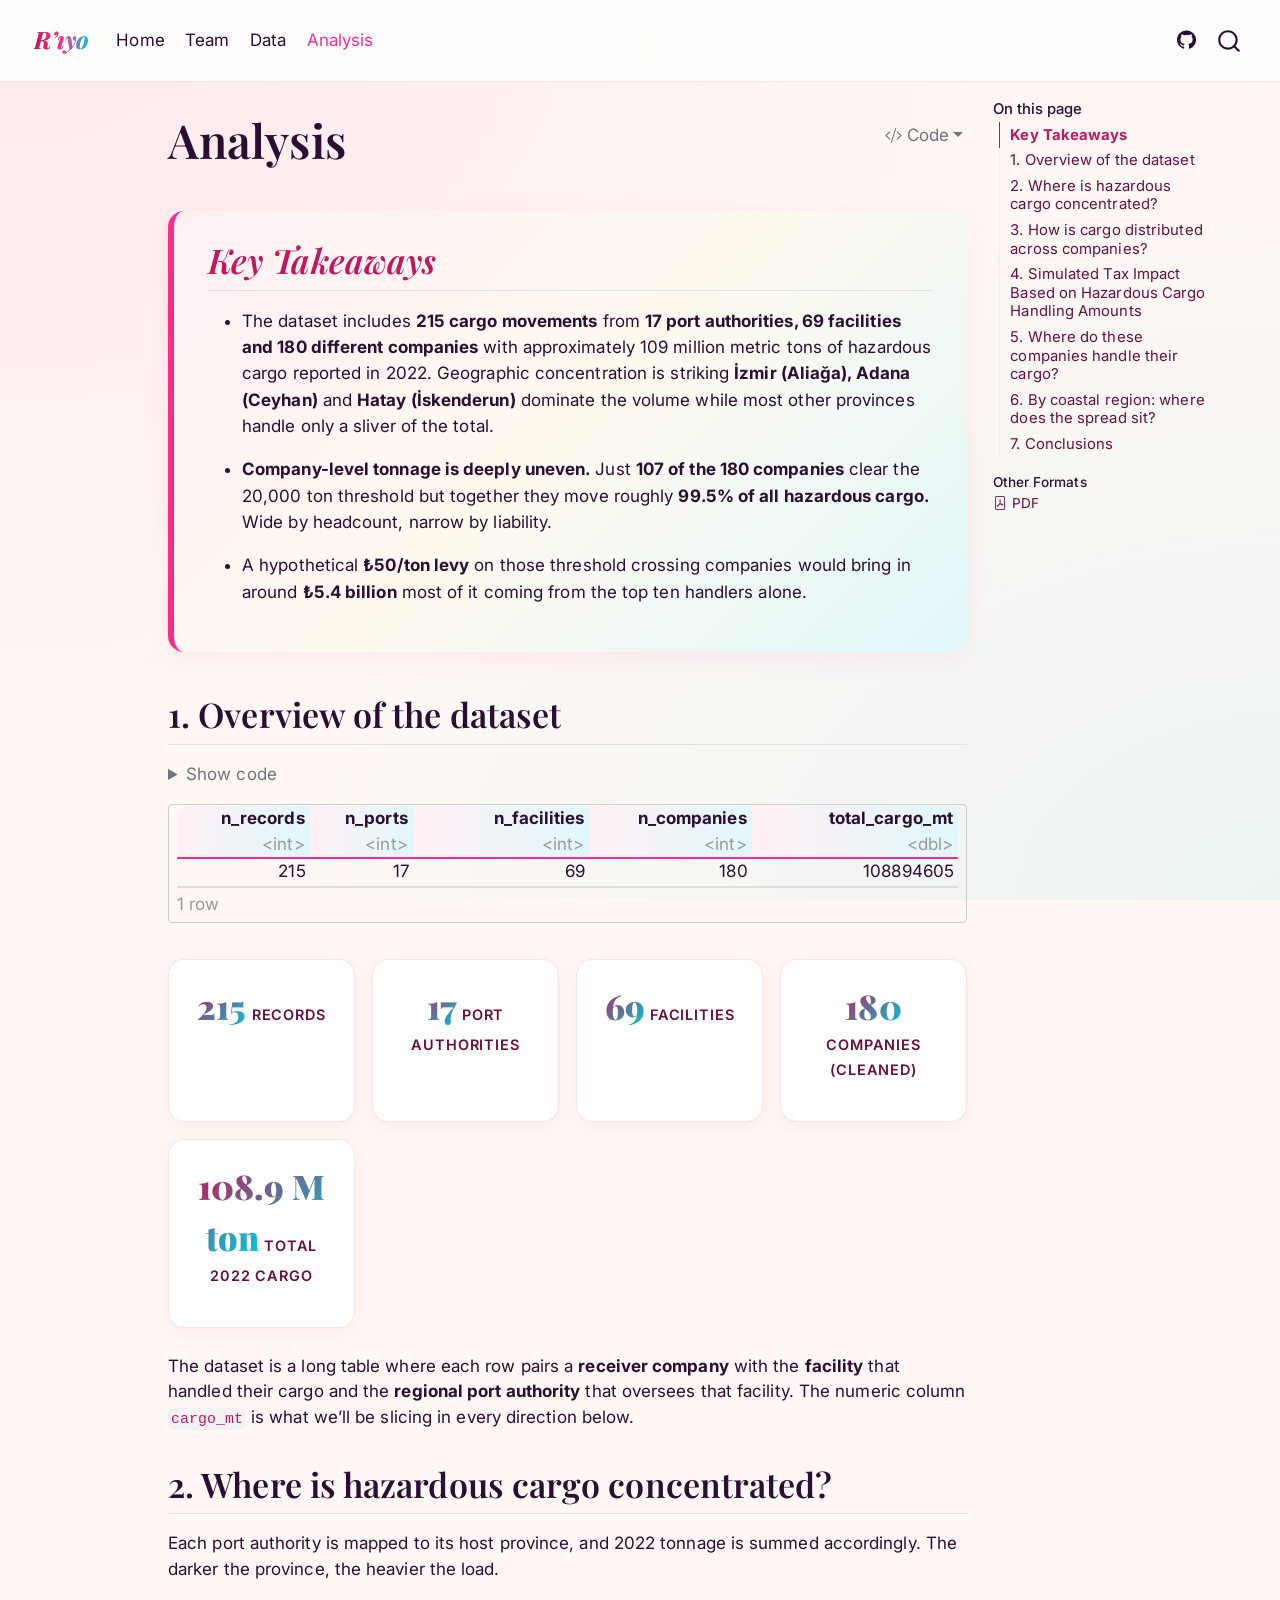
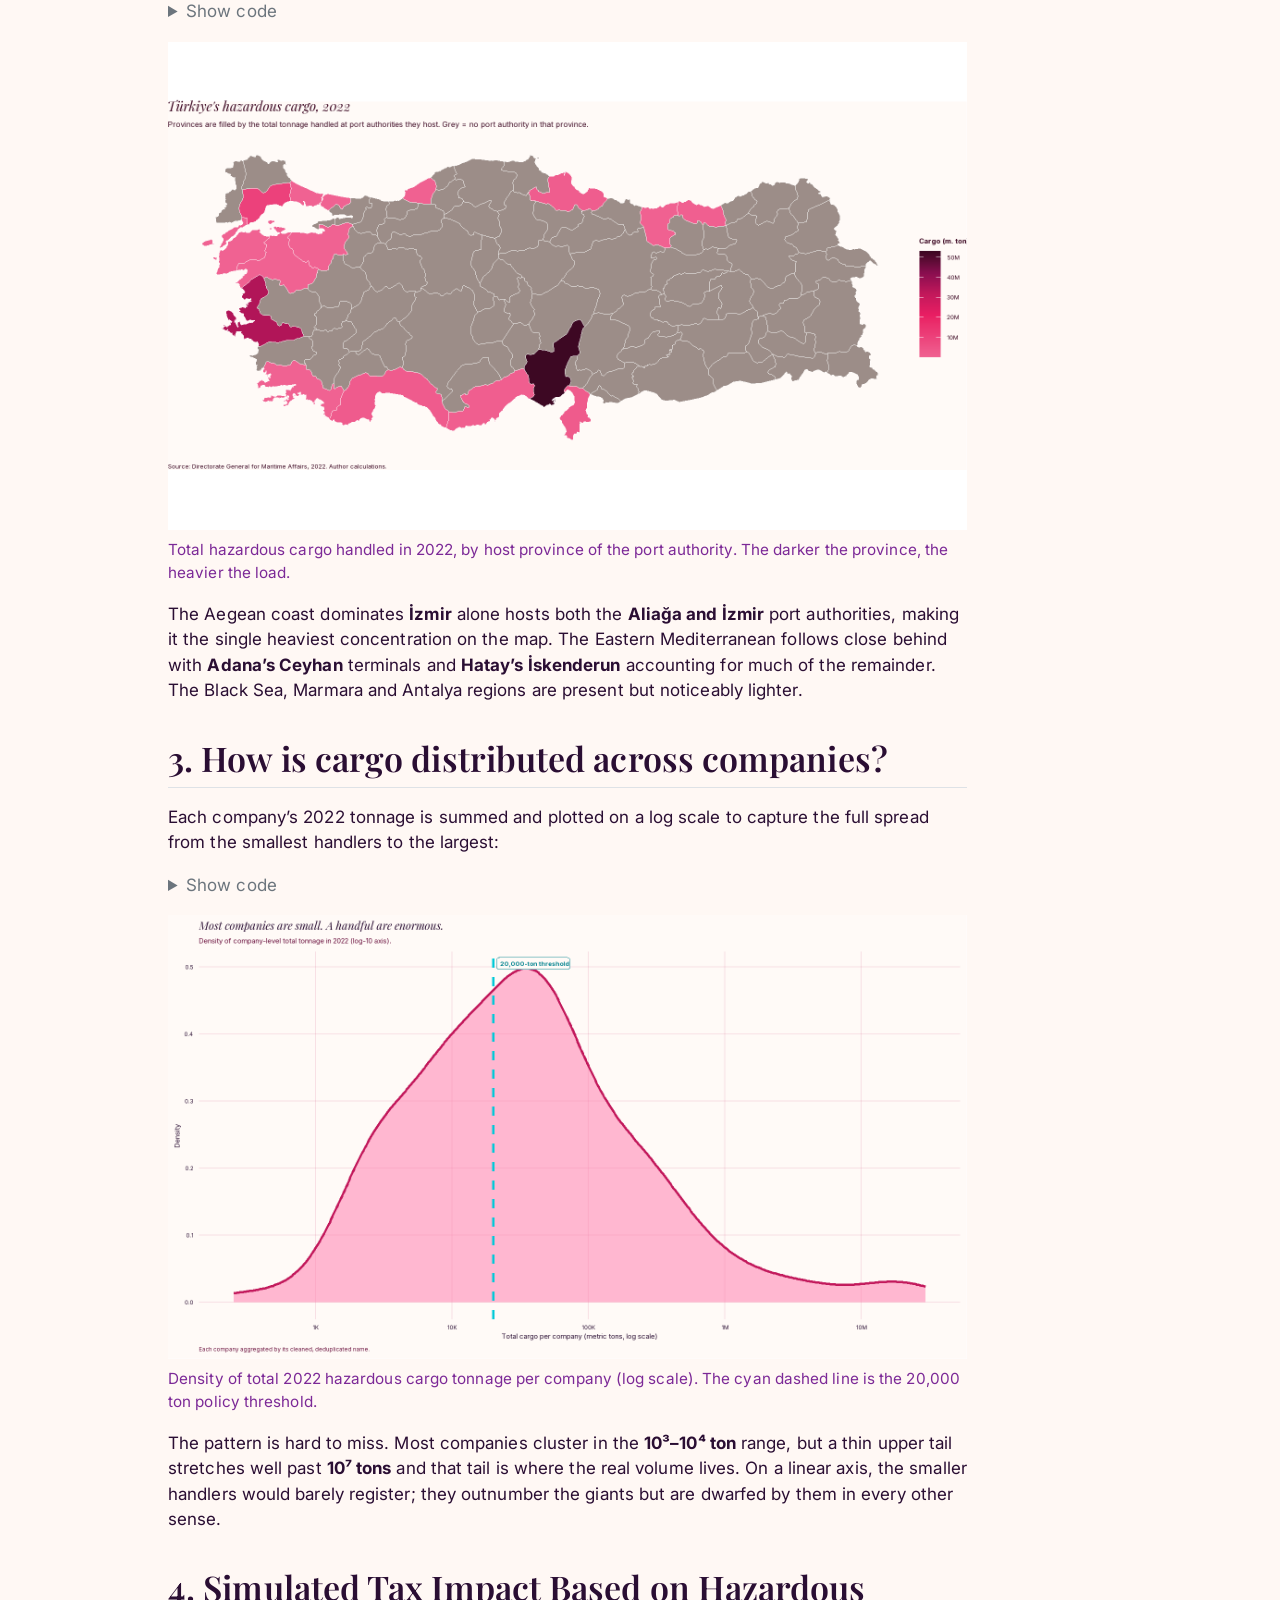
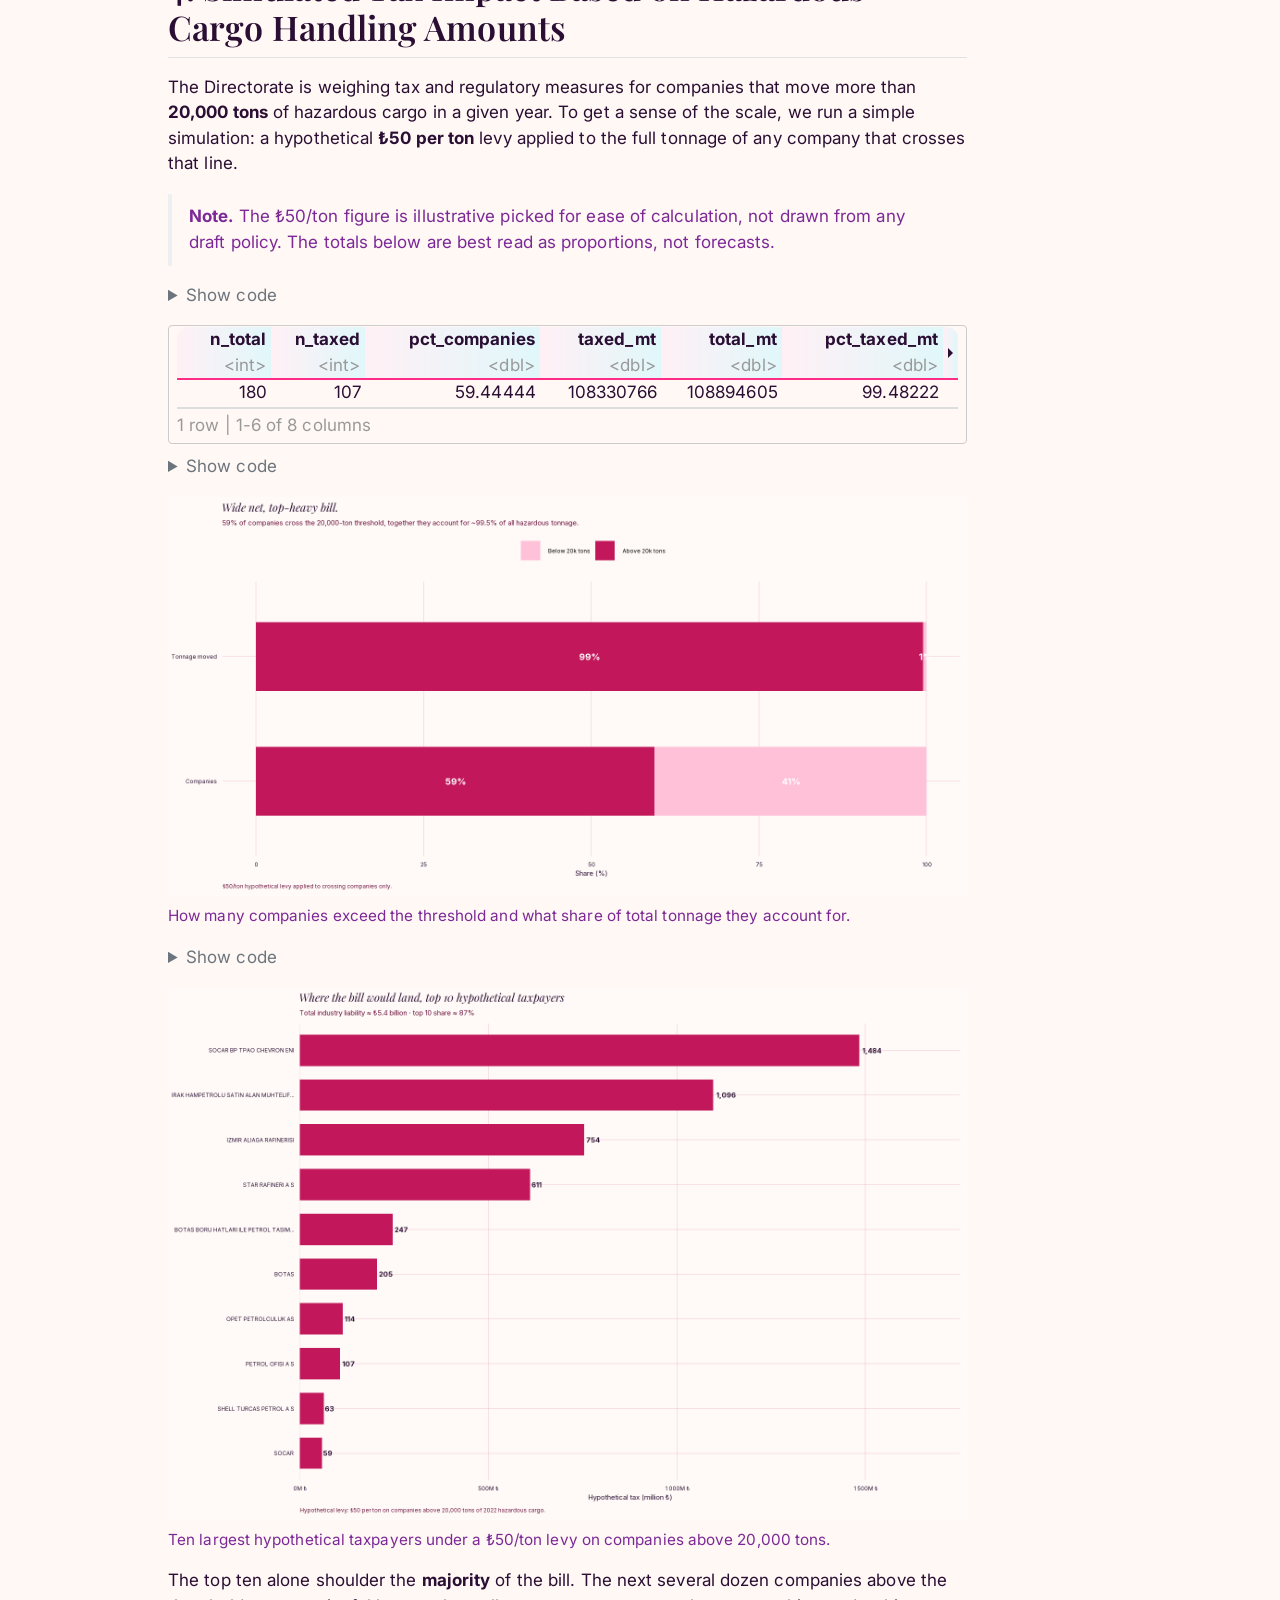
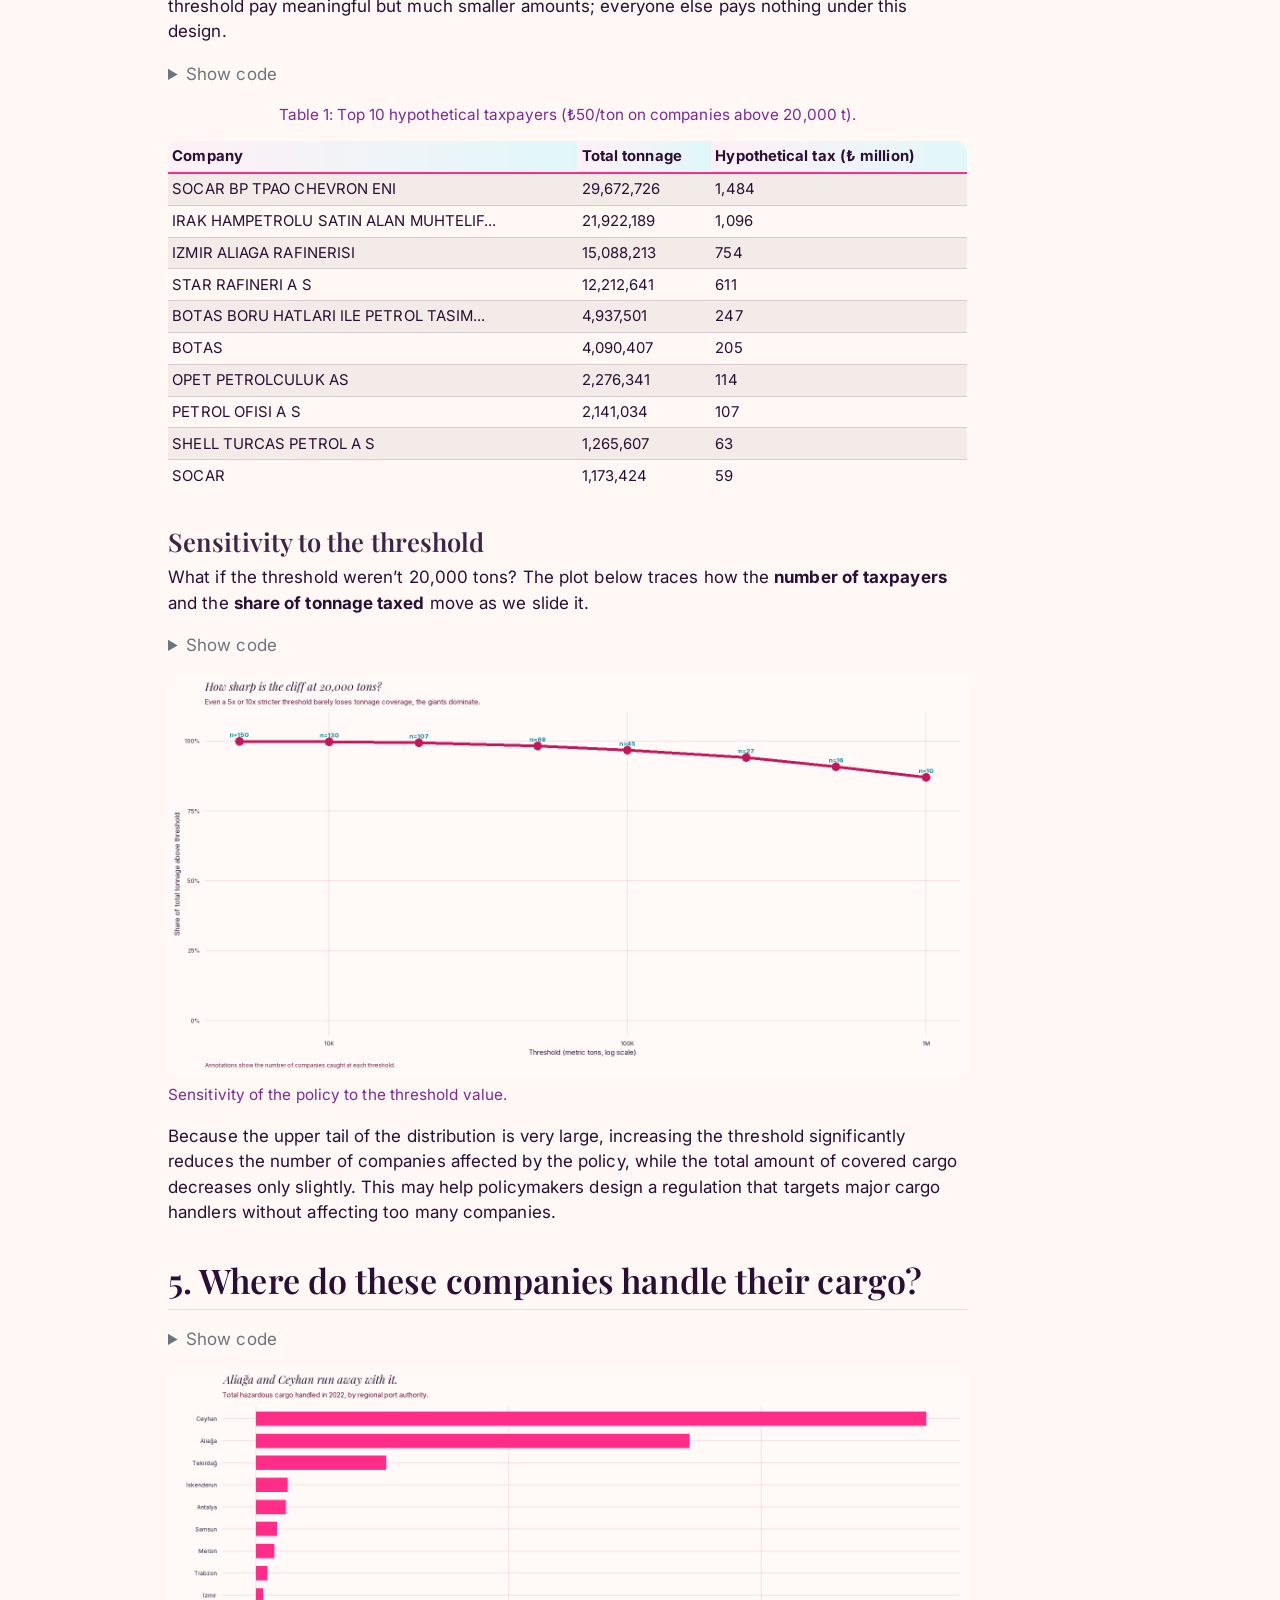
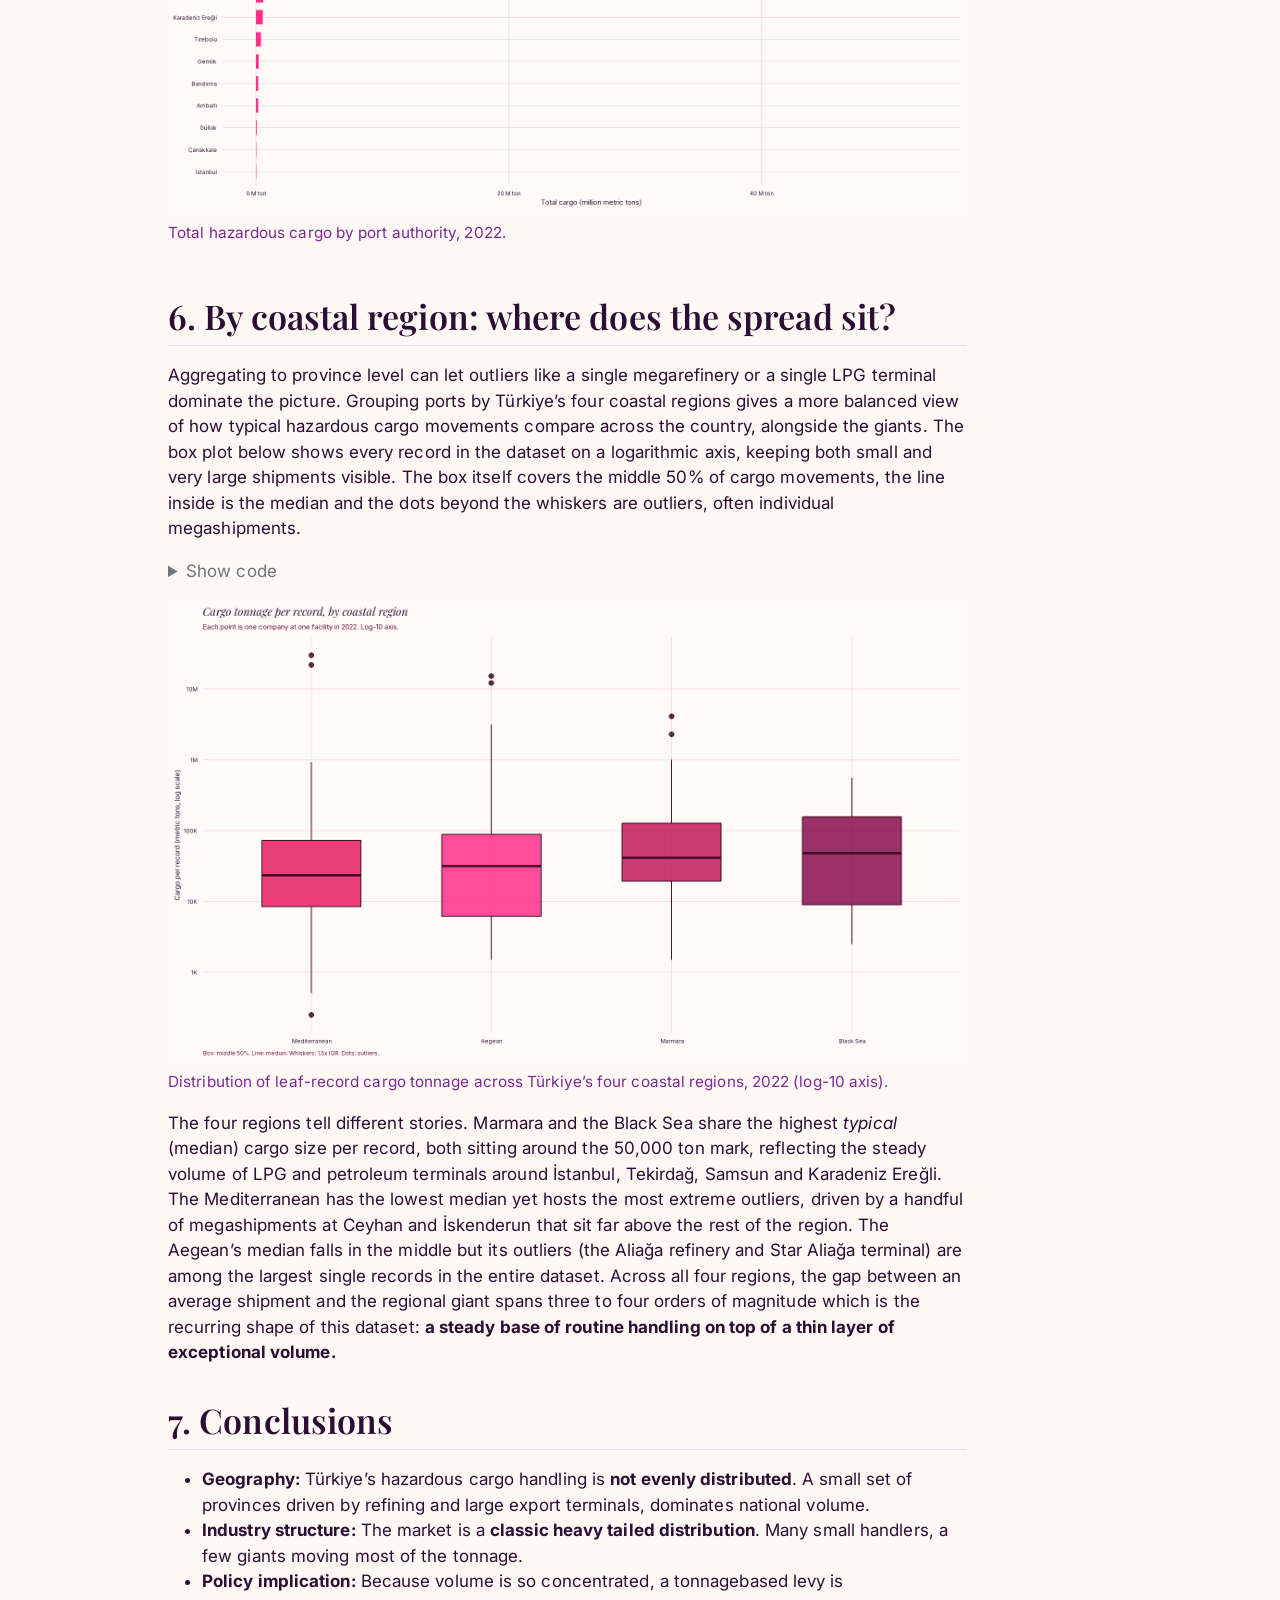
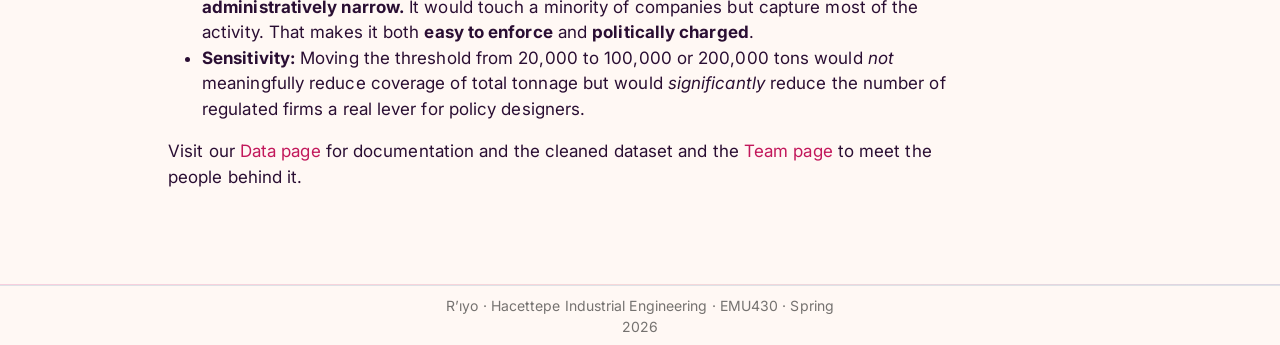
<file: analysis.html>
<!DOCTYPE html>
<html xmlns="http://www.w3.org/1999/xhtml" lang="en" xml:lang="en"><head>

<meta charset="utf-8">
<meta name="generator" content="quarto-1.8.25">

<meta name="viewport" content="width=device-width, initial-scale=1.0, user-scalable=yes">


<title>Analysis – R’ıyo</title>
<style>
code{white-space: pre-wrap;}
span.smallcaps{font-variant: small-caps;}
div.columns{display: flex; gap: min(4vw, 1.5em);}
div.column{flex: auto; overflow-x: auto;}
div.hanging-indent{margin-left: 1.5em; text-indent: -1.5em;}
ul.task-list{list-style: none;}
ul.task-list li input[type="checkbox"] {
  width: 0.8em;
  margin: 0 0.8em 0.2em -1em; /* quarto-specific, see https://github.com/quarto-dev/quarto-cli/issues/4556 */ 
  vertical-align: middle;
}
/* CSS for syntax highlighting */
html { -webkit-text-size-adjust: 100%; }
pre > code.sourceCode { white-space: pre; position: relative; }
pre > code.sourceCode > span { display: inline-block; line-height: 1.25; }
pre > code.sourceCode > span:empty { height: 1.2em; }
.sourceCode { overflow: visible; }
code.sourceCode > span { color: inherit; text-decoration: inherit; }
div.sourceCode { margin: 1em 0; }
pre.sourceCode { margin: 0; }
@media screen {
div.sourceCode { overflow: auto; }
}
@media print {
pre > code.sourceCode { white-space: pre-wrap; }
pre > code.sourceCode > span { text-indent: -5em; padding-left: 5em; }
}
pre.numberSource code
  { counter-reset: source-line 0; }
pre.numberSource code > span
  { position: relative; left: -4em; counter-increment: source-line; }
pre.numberSource code > span > a:first-child::before
  { content: counter(source-line);
    position: relative; left: -1em; text-align: right; vertical-align: baseline;
    border: none; display: inline-block;
    -webkit-touch-callout: none; -webkit-user-select: none;
    -khtml-user-select: none; -moz-user-select: none;
    -ms-user-select: none; user-select: none;
    padding: 0 4px; width: 4em;
  }
pre.numberSource { margin-left: 3em;  padding-left: 4px; }
div.sourceCode
  {   }
@media screen {
pre > code.sourceCode > span > a:first-child::before { text-decoration: underline; }
}
</style>


<script src="site_libs/quarto-nav/quarto-nav.js"></script>
<script src="site_libs/clipboard/clipboard.min.js"></script>
<script src="site_libs/quarto-search/autocomplete.umd.js"></script>
<script src="site_libs/quarto-search/fuse.min.js"></script>
<script src="site_libs/quarto-search/quarto-search.js"></script>
<meta name="quarto:offset" content="./">
<script src="site_libs/quarto-html/quarto.js" type="module"></script>
<script src="site_libs/quarto-html/tabsets/tabsets.js" type="module"></script>
<script src="site_libs/quarto-html/axe/axe-check.js" type="module"></script>
<script src="site_libs/quarto-html/popper.min.js"></script>
<script src="site_libs/quarto-html/tippy.umd.min.js"></script>
<script src="site_libs/quarto-html/anchor.min.js"></script>
<link href="site_libs/quarto-html/tippy.css" rel="stylesheet">
<link href="site_libs/quarto-html/quarto-syntax-highlighting-7b89279ff1a6dce999919e0e67d4d9ec.css" rel="stylesheet" id="quarto-text-highlighting-styles">
<script src="site_libs/bootstrap/bootstrap.min.js"></script>
<link href="site_libs/bootstrap/bootstrap-icons.css" rel="stylesheet">
<link href="site_libs/bootstrap/bootstrap-de65a6009b1a2f889098839d39e7a635.min.css" rel="stylesheet" append-hash="true" id="quarto-bootstrap" data-mode="light">
<script id="quarto-search-options" type="application/json">{
  "location": "navbar",
  "copy-button": false,
  "collapse-after": 3,
  "panel-placement": "end",
  "type": "overlay",
  "limit": 50,
  "keyboard-shortcut": [
    "f",
    "/",
    "s"
  ],
  "show-item-context": false,
  "language": {
    "search-no-results-text": "No results",
    "search-matching-documents-text": "matching documents",
    "search-copy-link-title": "Copy link to search",
    "search-hide-matches-text": "Hide additional matches",
    "search-more-match-text": "more match in this document",
    "search-more-matches-text": "more matches in this document",
    "search-clear-button-title": "Clear",
    "search-text-placeholder": "",
    "search-detached-cancel-button-title": "Cancel",
    "search-submit-button-title": "Submit",
    "search-label": "Search"
  }
}</script>
<style>html{ scroll-behavior: smooth; }</style>
<script src="site_libs/kePrint-0.0.1/kePrint.js"></script>

<link href="site_libs/lightable-0.0.1/lightable.css" rel="stylesheet">

<link href="site_libs/pagedtable-1.1/css/pagedtable.css" rel="stylesheet">

<script src="site_libs/pagedtable-1.1/js/pagedtable.js"></script>



<link rel="stylesheet" href="styles.css">
</head>

<body class="nav-fixed quarto-light">

<div id="quarto-search-results"></div>
  <header id="quarto-header" class="headroom fixed-top">
    <nav class="navbar navbar-expand-lg " data-bs-theme="dark">
      <div class="navbar-container container-fluid">
      <div class="navbar-brand-container mx-auto">
    <a href="./index.html" class="navbar-brand navbar-brand-logo">
    </a>
    <a class="navbar-brand" href="./index.html">
    <span class="navbar-title">R’ıyo</span>
    </a>
  </div>
            <div id="quarto-search" class="" title="Search"></div>
          <button class="navbar-toggler" type="button" data-bs-toggle="collapse" data-bs-target="#navbarCollapse" aria-controls="navbarCollapse" role="menu" aria-expanded="false" aria-label="Toggle navigation" onclick="if (window.quartoToggleHeadroom) { window.quartoToggleHeadroom(); }">
  <span class="navbar-toggler-icon"></span>
</button>
          <div class="collapse navbar-collapse" id="navbarCollapse">
            <ul class="navbar-nav navbar-nav-scroll me-auto">
  <li class="nav-item">
    <a class="nav-link" href="./index.html"> 
<span class="menu-text">Home</span></a>
  </li>  
  <li class="nav-item">
    <a class="nav-link" href="./team.html"> 
<span class="menu-text">Team</span></a>
  </li>  
  <li class="nav-item">
    <a class="nav-link" href="./data.html"> 
<span class="menu-text">Data</span></a>
  </li>  
  <li class="nav-item">
    <a class="nav-link active" href="./analysis.html" aria-current="page"> 
<span class="menu-text">Analysis</span></a>
  </li>  
</ul>
            <ul class="navbar-nav navbar-nav-scroll ms-auto">
  <li class="nav-item compact">
    <a class="nav-link" href="https://github.com/EMU-Hacettepe-Analytics/emu430-fall2024-team-r-iyo"> <i class="bi bi-github" role="img">
</i> 
<span class="menu-text"></span></a>
  </li>  
</ul>
          </div> <!-- /navcollapse -->
            <div class="quarto-navbar-tools">
</div>
      </div> <!-- /container-fluid -->
    </nav>
</header>
<!-- content -->
<div id="quarto-content" class="quarto-container page-columns page-rows-contents page-layout-article page-navbar">
<!-- sidebar -->
<!-- margin-sidebar -->
    <div id="quarto-margin-sidebar" class="sidebar margin-sidebar">
        <nav id="TOC" role="doc-toc" class="toc-active">
    <h2 id="toc-title">On this page</h2>
   
  <ul>
  <li><a href="#key-takeaways" id="toc-key-takeaways" class="nav-link active" data-scroll-target="#key-takeaways">Key Takeaways</a></li>
  <li><a href="#overview-of-the-dataset" id="toc-overview-of-the-dataset" class="nav-link" data-scroll-target="#overview-of-the-dataset">1. Overview of the dataset</a></li>
  <li><a href="#where-is-hazardous-cargo-concentrated" id="toc-where-is-hazardous-cargo-concentrated" class="nav-link" data-scroll-target="#where-is-hazardous-cargo-concentrated">2. Where is hazardous cargo concentrated?</a></li>
  <li><a href="#how-is-cargo-distributed-across-companies" id="toc-how-is-cargo-distributed-across-companies" class="nav-link" data-scroll-target="#how-is-cargo-distributed-across-companies">3. How is cargo distributed across companies?</a></li>
  <li><a href="#simulated-tax-impact-based-on-hazardous-cargo-handling-amounts" id="toc-simulated-tax-impact-based-on-hazardous-cargo-handling-amounts" class="nav-link" data-scroll-target="#simulated-tax-impact-based-on-hazardous-cargo-handling-amounts">4. Simulated Tax Impact Based on Hazardous Cargo Handling Amounts</a>
  <ul class="collapse">
  <li><a href="#sensitivity-to-the-threshold" id="toc-sensitivity-to-the-threshold" class="nav-link" data-scroll-target="#sensitivity-to-the-threshold">Sensitivity to the threshold</a></li>
  </ul></li>
  <li><a href="#where-do-these-companies-handle-their-cargo" id="toc-where-do-these-companies-handle-their-cargo" class="nav-link" data-scroll-target="#where-do-these-companies-handle-their-cargo">5. Where do these companies handle their cargo?</a></li>
  <li><a href="#by-coastal-region-where-does-the-spread-sit" id="toc-by-coastal-region-where-does-the-spread-sit" class="nav-link" data-scroll-target="#by-coastal-region-where-does-the-spread-sit">6. By coastal region: where does the spread sit?</a></li>
  <li><a href="#conclusions" id="toc-conclusions" class="nav-link" data-scroll-target="#conclusions">7. Conclusions</a></li>
  </ul>
<div class="quarto-alternate-formats"><h2>Other Formats</h2><ul><li><a href="analysis.pdf"><i class="bi bi-file-pdf"></i>PDF</a></li></ul></div></nav>
    </div>
<!-- main -->
<main class="content" id="quarto-document-content">

<header id="title-block-header" class="quarto-title-block default">
<div class="quarto-title">
<div class="quarto-title-block"><div><h1 class="title">Analysis</h1><button type="button" class="btn code-tools-button dropdown-toggle" id="quarto-code-tools-menu" data-bs-toggle="dropdown" aria-expanded="false"><i class="bi"></i> Code</button><ul class="dropdown-menu dropdown-menu-end" aria-labelelledby="quarto-code-tools-menu"><li><a id="quarto-show-all-code" class="dropdown-item" href="javascript:void(0)" role="button">Show All Code</a></li><li><a id="quarto-hide-all-code" class="dropdown-item" href="javascript:void(0)" role="button">Hide All Code</a></li><li><hr class="dropdown-divider"></li><li><a id="quarto-view-source" class="dropdown-item" href="javascript:void(0)" role="button">View Source</a></li></ul></div></div>
</div>



<div class="quarto-title-meta">

    
  
    
  </div>
  


</header>


<section id="key-takeaways" class="level2 key-takeaways">
<h2 class="anchored" data-anchor-id="key-takeaways">Key Takeaways</h2>
<ul>
<li><p>The dataset includes <strong>215 cargo movements</strong> from <strong>17 port authorities, 69 facilities and 180 different companies</strong> with approximately 109 million metric tons of hazardous cargo reported in 2022. Geographic concentration is striking <strong>İzmir (Aliağa), Adana (Ceyhan)</strong> and <strong>Hatay (İskenderun)</strong> dominate the volume while most other provinces handle only a sliver of the total.</p></li>
<li><p><strong>Company-level tonnage is deeply uneven.</strong> Just <strong>107 of the 180 companies</strong> clear the 20,000 ton threshold but together they move roughly <strong>99.5% of all hazardous cargo.</strong> Wide by headcount, narrow by liability.</p></li>
<li><p>A hypothetical <strong>₺50/ton levy</strong> on those threshold crossing companies would bring in around <strong>₺5.4 billion</strong> most of it coming from the top ten handlers alone.</p></li>
</ul>
</section>
<section id="overview-of-the-dataset" class="level2">
<h2 class="anchored" data-anchor-id="overview-of-the-dataset">1. Overview of the dataset</h2>
<div class="cell">
<details class="code-fold">
<summary>Show code</summary>
<div class="code-copy-outer-scaffold"><div class="sourceCode cell-code" id="cb1"><pre class="sourceCode r code-with-copy"><code class="sourceCode r"><span id="cb1-1"><a href="#cb1-1" aria-hidden="true" tabindex="-1"></a>overview <span class="ot">&lt;-</span> hns2022 <span class="sc">|&gt;</span></span>
<span id="cb1-2"><a href="#cb1-2" aria-hidden="true" tabindex="-1"></a>  <span class="fu">summarise</span>(</span>
<span id="cb1-3"><a href="#cb1-3" aria-hidden="true" tabindex="-1"></a>    <span class="at">n_records      =</span> <span class="fu">n</span>(),</span>
<span id="cb1-4"><a href="#cb1-4" aria-hidden="true" tabindex="-1"></a>    <span class="at">n_ports        =</span> <span class="fu">n_distinct</span>(port_authority_short),</span>
<span id="cb1-5"><a href="#cb1-5" aria-hidden="true" tabindex="-1"></a>    <span class="at">n_facilities   =</span> <span class="fu">n_distinct</span>(facility),</span>
<span id="cb1-6"><a href="#cb1-6" aria-hidden="true" tabindex="-1"></a>    <span class="at">n_companies    =</span> <span class="fu">n_distinct</span>(company_clean),</span>
<span id="cb1-7"><a href="#cb1-7" aria-hidden="true" tabindex="-1"></a>    <span class="at">total_cargo_mt =</span> <span class="fu">sum</span>(cargo_mt)</span>
<span id="cb1-8"><a href="#cb1-8" aria-hidden="true" tabindex="-1"></a>  )</span>
<span id="cb1-9"><a href="#cb1-9" aria-hidden="true" tabindex="-1"></a>overview</span></code></pre></div><button title="Copy to Clipboard" class="code-copy-button"><i class="bi"></i></button></div>
</details>
<div class="cell-output-display">
<div data-pagedtable="false">
  <script data-pagedtable-source="" type="application/json">
{"columns":[{"label":["n_records"],"name":[1],"type":["int"],"align":["right"]},{"label":["n_ports"],"name":[2],"type":["int"],"align":["right"]},{"label":["n_facilities"],"name":[3],"type":["int"],"align":["right"]},{"label":["n_companies"],"name":[4],"type":["int"],"align":["right"]},{"label":["total_cargo_mt"],"name":[5],"type":["dbl"],"align":["right"]}],"data":[{"1":"215","2":"17","3":"69","4":"180","5":"108894605"}],"options":{"columns":{"min":{},"max":[10]},"rows":{"min":[10],"max":[10]},"pages":{}}}
  </script>
</div>
</div>
</div>
<div class="stat-grid">
<div class="stat-card">
<p><span class="value">215</span> <span class="label">Records</span></p>
</div>
<div class="stat-card">
<p><span class="value">17</span> <span class="label">Port authorities</span></p>
</div>
<div class="stat-card">
<p><span class="value">69</span> <span class="label">Facilities</span></p>
</div>
<div class="stat-card">
<p><span class="value">180</span> <span class="label">Companies (cleaned)</span></p>
</div>
<div class="stat-card">
<p><span class="value">108.9 M ton</span> <span class="label">Total 2022 cargo</span></p>
</div>
</div>
<p>The dataset is a long table where each row pairs a <strong>receiver company</strong> with the <strong>facility</strong> that handled their cargo and the <strong>regional port authority</strong> that oversees that facility. The numeric column <code>cargo_mt</code> is what we’ll be slicing in every direction below.</p>
</section>
<section id="where-is-hazardous-cargo-concentrated" class="level2">
<h2 class="anchored" data-anchor-id="where-is-hazardous-cargo-concentrated">2. Where is hazardous cargo concentrated?</h2>
<p>Each port authority is mapped to its host province, and 2022 tonnage is summed accordingly. The darker the province, the heavier the load.</p>
<div class="cell">
<details class="code-fold">
<summary>Show code</summary>
<div class="code-copy-outer-scaffold"><div class="sourceCode cell-code" id="cb2"><pre class="sourceCode r code-with-copy"><code class="sourceCode r"><span id="cb2-1"><a href="#cb2-1" aria-hidden="true" tabindex="-1"></a>prov_totals <span class="ot">&lt;-</span> hns2022 <span class="sc">|&gt;</span></span>
<span id="cb2-2"><a href="#cb2-2" aria-hidden="true" tabindex="-1"></a>  <span class="fu">group_by</span>(iso2, province) <span class="sc">|&gt;</span></span>
<span id="cb2-3"><a href="#cb2-3" aria-hidden="true" tabindex="-1"></a>  <span class="fu">summarise</span>(<span class="at">total_mt =</span> <span class="fu">sum</span>(cargo_mt), <span class="at">.groups =</span> <span class="st">"drop"</span>)</span>
<span id="cb2-4"><a href="#cb2-4" aria-hidden="true" tabindex="-1"></a></span>
<span id="cb2-5"><a href="#cb2-5" aria-hidden="true" tabindex="-1"></a>tr_states <span class="ot">&lt;-</span> <span class="fu">ne_states</span>(<span class="at">country =</span> <span class="st">"Turkey"</span>, <span class="at">returnclass =</span> <span class="st">"sf"</span>)</span>
<span id="cb2-6"><a href="#cb2-6" aria-hidden="true" tabindex="-1"></a></span>
<span id="cb2-7"><a href="#cb2-7" aria-hidden="true" tabindex="-1"></a><span class="cf">if</span> (<span class="st">"iso_3166_2"</span> <span class="sc">%in%</span> <span class="fu">names</span>(tr_states)) {</span>
<span id="cb2-8"><a href="#cb2-8" aria-hidden="true" tabindex="-1"></a>  tr_map <span class="ot">&lt;-</span> tr_states <span class="sc">|&gt;</span></span>
<span id="cb2-9"><a href="#cb2-9" aria-hidden="true" tabindex="-1"></a>    <span class="fu">left_join</span>(prov_totals, <span class="at">by =</span> <span class="fu">c</span>(<span class="st">"iso_3166_2"</span> <span class="ot">=</span> <span class="st">"iso2"</span>))</span>
<span id="cb2-10"><a href="#cb2-10" aria-hidden="true" tabindex="-1"></a>} <span class="cf">else</span> {</span>
<span id="cb2-11"><a href="#cb2-11" aria-hidden="true" tabindex="-1"></a>  norm <span class="ot">&lt;-</span> <span class="cf">function</span>(x) <span class="fu">tolower</span>(stringi<span class="sc">::</span><span class="fu">stri_trans_general</span>(x, <span class="st">"Any-Latin; Latin-ASCII"</span>))</span>
<span id="cb2-12"><a href="#cb2-12" aria-hidden="true" tabindex="-1"></a>  tr_map <span class="ot">&lt;-</span> tr_states <span class="sc">|&gt;</span></span>
<span id="cb2-13"><a href="#cb2-13" aria-hidden="true" tabindex="-1"></a>    <span class="fu">mutate</span>(<span class="at">name_n =</span> <span class="fu">norm</span>(name)) <span class="sc">|&gt;</span></span>
<span id="cb2-14"><a href="#cb2-14" aria-hidden="true" tabindex="-1"></a>    <span class="fu">left_join</span>(prov_totals <span class="sc">|&gt;</span> <span class="fu">mutate</span>(<span class="at">name_n =</span> <span class="fu">norm</span>(province)), <span class="at">by =</span> <span class="st">"name_n"</span>)</span>
<span id="cb2-15"><a href="#cb2-15" aria-hidden="true" tabindex="-1"></a>}</span>
<span id="cb2-16"><a href="#cb2-16" aria-hidden="true" tabindex="-1"></a></span>
<span id="cb2-17"><a href="#cb2-17" aria-hidden="true" tabindex="-1"></a><span class="fu">ggplot</span>(tr_map) <span class="sc">+</span></span>
<span id="cb2-18"><a href="#cb2-18" aria-hidden="true" tabindex="-1"></a>  <span class="fu">geom_sf</span>(<span class="fu">aes</span>(<span class="at">fill =</span> total_mt), <span class="at">color =</span> <span class="st">"white"</span>, <span class="at">linewidth =</span> <span class="fl">0.35</span>) <span class="sc">+</span></span>
<span id="cb2-19"><a href="#cb2-19" aria-hidden="true" tabindex="-1"></a>  <span class="fu">scale_fill_gradientn</span>(</span>
<span id="cb2-20"><a href="#cb2-20" aria-hidden="true" tabindex="-1"></a>    <span class="at">colours  =</span> <span class="fu">c</span>(<span class="st">"#F06292"</span>, <span class="st">"#EC407A"</span>, <span class="st">"#E91E63"</span>, <span class="st">"#C2185B"</span>, <span class="st">"#880E4F"</span>, <span class="st">"#3D0823"</span>),</span>
<span id="cb2-21"><a href="#cb2-21" aria-hidden="true" tabindex="-1"></a>    <span class="at">na.value =</span> <span class="st">"#9C8D88"</span>,</span>
<span id="cb2-22"><a href="#cb2-22" aria-hidden="true" tabindex="-1"></a>    <span class="at">labels   =</span> scales<span class="sc">::</span><span class="fu">label_number</span>(<span class="at">scale_cut =</span> scales<span class="sc">::</span><span class="fu">cut_short_scale</span>()),</span>
<span id="cb2-23"><a href="#cb2-23" aria-hidden="true" tabindex="-1"></a>    <span class="at">name     =</span> <span class="st">"Cargo (m. ton)"</span></span>
<span id="cb2-24"><a href="#cb2-24" aria-hidden="true" tabindex="-1"></a>  ) <span class="sc">+</span></span>
<span id="cb2-25"><a href="#cb2-25" aria-hidden="true" tabindex="-1"></a>  <span class="fu">coord_sf</span>(<span class="at">crs =</span> <span class="dv">4326</span>) <span class="sc">+</span></span>
<span id="cb2-26"><a href="#cb2-26" aria-hidden="true" tabindex="-1"></a>  <span class="fu">labs</span>(</span>
<span id="cb2-27"><a href="#cb2-27" aria-hidden="true" tabindex="-1"></a>    <span class="at">title    =</span> <span class="st">"Türkiye's hazardous cargo, 2022"</span>,</span>
<span id="cb2-28"><a href="#cb2-28" aria-hidden="true" tabindex="-1"></a>    <span class="at">subtitle =</span> <span class="st">"Provinces are filled by the total tonnage handled at port authorities they host. Grey = no port authority in that province."</span>,</span>
<span id="cb2-29"><a href="#cb2-29" aria-hidden="true" tabindex="-1"></a>    <span class="at">caption  =</span> <span class="st">"Source: Directorate General for Maritime Affairs, 2022. Author calculations."</span></span>
<span id="cb2-30"><a href="#cb2-30" aria-hidden="true" tabindex="-1"></a>  ) <span class="sc">+</span></span>
<span id="cb2-31"><a href="#cb2-31" aria-hidden="true" tabindex="-1"></a>  <span class="fu">theme_void</span>(<span class="at">base_family =</span> <span class="st">"Inter"</span>) <span class="sc">+</span></span>
<span id="cb2-32"><a href="#cb2-32" aria-hidden="true" tabindex="-1"></a>  <span class="fu">theme</span>(</span>
<span id="cb2-33"><a href="#cb2-33" aria-hidden="true" tabindex="-1"></a>    <span class="at">plot.title       =</span> <span class="fu">element_text</span>(<span class="at">family =</span> <span class="st">"Playfair Display"</span>, <span class="at">face =</span> <span class="st">"italic"</span>, <span class="at">size =</span> <span class="dv">22</span>,</span>
<span id="cb2-34"><a href="#cb2-34" aria-hidden="true" tabindex="-1"></a>                                    <span class="at">color =</span> <span class="st">"#3D0823"</span>, <span class="at">margin =</span> <span class="fu">margin</span>(<span class="at">b =</span> <span class="dv">6</span>)),</span>
<span id="cb2-35"><a href="#cb2-35" aria-hidden="true" tabindex="-1"></a>    <span class="at">plot.subtitle    =</span> <span class="fu">element_text</span>(<span class="at">color =</span> <span class="st">"#3D0823"</span>, <span class="at">size =</span> <span class="dv">12</span>, <span class="at">margin =</span> <span class="fu">margin</span>(<span class="at">b =</span> <span class="dv">10</span>)),</span>
<span id="cb2-36"><a href="#cb2-36" aria-hidden="true" tabindex="-1"></a>    <span class="at">plot.caption     =</span> <span class="fu">element_text</span>(<span class="at">color =</span> <span class="st">"#3D0823"</span>, <span class="at">size =</span> <span class="dv">10</span>, <span class="at">hjust =</span> <span class="dv">0</span>,</span>
<span id="cb2-37"><a href="#cb2-37" aria-hidden="true" tabindex="-1"></a>                                    <span class="at">margin =</span> <span class="fu">margin</span>(<span class="at">t =</span> <span class="dv">8</span>)),</span>
<span id="cb2-38"><a href="#cb2-38" aria-hidden="true" tabindex="-1"></a>    <span class="at">legend.title     =</span> <span class="fu">element_text</span>(<span class="at">color =</span> <span class="st">"#3D0823"</span>, <span class="at">face =</span> <span class="st">"bold"</span>, <span class="at">size =</span> <span class="dv">11</span>),</span>
<span id="cb2-39"><a href="#cb2-39" aria-hidden="true" tabindex="-1"></a>    <span class="at">legend.text      =</span> <span class="fu">element_text</span>(<span class="at">color =</span> <span class="st">"#3D0823"</span>, <span class="at">size =</span> <span class="dv">10</span>),</span>
<span id="cb2-40"><a href="#cb2-40" aria-hidden="true" tabindex="-1"></a>    <span class="at">legend.position  =</span> <span class="st">"right"</span>,</span>
<span id="cb2-41"><a href="#cb2-41" aria-hidden="true" tabindex="-1"></a>    <span class="at">plot.background  =</span> <span class="fu">element_rect</span>(<span class="at">fill =</span> <span class="st">"#FFFAF7"</span>, <span class="at">color =</span> <span class="cn">NA</span>),</span>
<span id="cb2-42"><a href="#cb2-42" aria-hidden="true" tabindex="-1"></a>    <span class="at">panel.background =</span> <span class="fu">element_rect</span>(<span class="at">fill =</span> <span class="st">"#FFFAF7"</span>, <span class="at">color =</span> <span class="cn">NA</span>)</span>
<span id="cb2-43"><a href="#cb2-43" aria-hidden="true" tabindex="-1"></a>  )</span></code></pre></div><button title="Copy to Clipboard" class="code-copy-button"><i class="bi"></i></button></div>
</details>
<div class="cell-output-display">
<div class="quarto-figure quarto-figure-center">
<figure class="figure">
<p><img src="analysis_files/figure-html/turkey-map-1.png" class="img-fluid figure-img" width="864"></p>
<figcaption>Total hazardous cargo handled in 2022, by host province of the port authority. The darker the province, the heavier the load.</figcaption>
</figure>
</div>
</div>
</div>
<p>The Aegean coast dominates <strong>İzmir</strong> alone hosts both the <strong>Aliağa and İzmir</strong> port authorities, making it the single heaviest concentration on the map. The Eastern Mediterranean follows close behind with <strong>Adana’s Ceyhan</strong> terminals and <strong>Hatay’s İskenderun</strong> accounting for much of the remainder. The Black Sea, Marmara and Antalya regions are present but noticeably lighter.</p>
</section>
<section id="how-is-cargo-distributed-across-companies" class="level2">
<h2 class="anchored" data-anchor-id="how-is-cargo-distributed-across-companies">3. How is cargo distributed across companies?</h2>
<p>Each company’s 2022 tonnage is summed and plotted on a log scale to capture the full spread from the smallest handlers to the largest:</p>
<div class="cell">
<details class="code-fold">
<summary>Show code</summary>
<div class="code-copy-outer-scaffold"><div class="sourceCode cell-code" id="cb3"><pre class="sourceCode r code-with-copy"><code class="sourceCode r"><span id="cb3-1"><a href="#cb3-1" aria-hidden="true" tabindex="-1"></a>company_totals <span class="ot">&lt;-</span> hns2022 <span class="sc">|&gt;</span></span>
<span id="cb3-2"><a href="#cb3-2" aria-hidden="true" tabindex="-1"></a>  <span class="fu">group_by</span>(company_clean) <span class="sc">|&gt;</span></span>
<span id="cb3-3"><a href="#cb3-3" aria-hidden="true" tabindex="-1"></a>  <span class="fu">summarise</span>(<span class="at">total_mt =</span> <span class="fu">sum</span>(cargo_mt), <span class="at">.groups =</span> <span class="st">"drop"</span>) <span class="sc">|&gt;</span></span>
<span id="cb3-4"><a href="#cb3-4" aria-hidden="true" tabindex="-1"></a>  <span class="fu">filter</span>(total_mt <span class="sc">&gt;</span> <span class="dv">0</span>)</span>
<span id="cb3-5"><a href="#cb3-5" aria-hidden="true" tabindex="-1"></a></span>
<span id="cb3-6"><a href="#cb3-6" aria-hidden="true" tabindex="-1"></a><span class="fu">ggplot</span>(company_totals, <span class="fu">aes</span>(<span class="at">x =</span> total_mt)) <span class="sc">+</span></span>
<span id="cb3-7"><a href="#cb3-7" aria-hidden="true" tabindex="-1"></a>  <span class="fu">geom_density</span>(<span class="at">fill =</span> <span class="st">"#FF80B0"</span>, <span class="at">alpha =</span> <span class="fl">0.55</span>, <span class="at">color =</span> <span class="st">"#C2185B"</span>, <span class="at">linewidth =</span> <span class="dv">1</span>) <span class="sc">+</span></span>
<span id="cb3-8"><a href="#cb3-8" aria-hidden="true" tabindex="-1"></a>  <span class="fu">geom_vline</span>(<span class="at">xintercept =</span> <span class="dv">20000</span>, <span class="at">linetype =</span> <span class="st">"dashed"</span>, <span class="at">color =</span> <span class="st">"#00C9D8"</span>, <span class="at">linewidth =</span> <span class="dv">1</span>) <span class="sc">+</span></span>
<span id="cb3-9"><a href="#cb3-9" aria-hidden="true" tabindex="-1"></a>  <span class="fu">annotate</span>(</span>
<span id="cb3-10"><a href="#cb3-10" aria-hidden="true" tabindex="-1"></a>    <span class="st">"label"</span>,</span>
<span id="cb3-11"><a href="#cb3-11" aria-hidden="true" tabindex="-1"></a>    <span class="at">x =</span> <span class="dv">20000</span>, <span class="at">y =</span> <span class="cn">Inf</span>,</span>
<span id="cb3-12"><a href="#cb3-12" aria-hidden="true" tabindex="-1"></a>    <span class="at">label =</span> <span class="st">"20,000-ton threshold"</span>,</span>
<span id="cb3-13"><a href="#cb3-13" aria-hidden="true" tabindex="-1"></a>    <span class="at">vjust =</span> <span class="fl">1.5</span>, <span class="at">hjust =</span> <span class="sc">-</span><span class="fl">0.05</span>,</span>
<span id="cb3-14"><a href="#cb3-14" aria-hidden="true" tabindex="-1"></a>    <span class="at">color =</span> <span class="st">"#00838F"</span>, <span class="at">fill =</span> <span class="st">"#FFFAF7"</span>,</span>
<span id="cb3-15"><a href="#cb3-15" aria-hidden="true" tabindex="-1"></a>    <span class="at">size =</span> <span class="fl">3.5</span>,</span>
<span id="cb3-16"><a href="#cb3-16" aria-hidden="true" tabindex="-1"></a>    <span class="at">fontface =</span> <span class="st">"bold"</span></span>
<span id="cb3-17"><a href="#cb3-17" aria-hidden="true" tabindex="-1"></a>  ) <span class="sc">+</span></span>
<span id="cb3-18"><a href="#cb3-18" aria-hidden="true" tabindex="-1"></a>  <span class="fu">scale_x_log10</span>(<span class="at">labels =</span> scales<span class="sc">::</span><span class="fu">label_number</span>(<span class="at">scale_cut =</span> scales<span class="sc">::</span><span class="fu">cut_short_scale</span>())) <span class="sc">+</span></span>
<span id="cb3-19"><a href="#cb3-19" aria-hidden="true" tabindex="-1"></a>  <span class="fu">labs</span>(</span>
<span id="cb3-20"><a href="#cb3-20" aria-hidden="true" tabindex="-1"></a>    <span class="at">title    =</span> <span class="st">"Most companies are small. A handful are enormous."</span>,</span>
<span id="cb3-21"><a href="#cb3-21" aria-hidden="true" tabindex="-1"></a>    <span class="at">subtitle =</span> <span class="st">"Density of company-level total tonnage in 2022 (log-10 axis)."</span>,</span>
<span id="cb3-22"><a href="#cb3-22" aria-hidden="true" tabindex="-1"></a>    <span class="at">x =</span> <span class="st">"Total cargo per company (metric tons, log scale)"</span>,</span>
<span id="cb3-23"><a href="#cb3-23" aria-hidden="true" tabindex="-1"></a>    <span class="at">y =</span> <span class="st">"Density"</span>,</span>
<span id="cb3-24"><a href="#cb3-24" aria-hidden="true" tabindex="-1"></a>    <span class="at">caption =</span> <span class="st">"Each company aggregated by its cleaned, deduplicated name."</span></span>
<span id="cb3-25"><a href="#cb3-25" aria-hidden="true" tabindex="-1"></a>  ) <span class="sc">+</span></span>
<span id="cb3-26"><a href="#cb3-26" aria-hidden="true" tabindex="-1"></a>  <span class="fu">theme_riyo</span>()</span></code></pre></div><button title="Copy to Clipboard" class="code-copy-button"><i class="bi"></i></button></div>
</details>
<div class="cell-output-display">
<div class="quarto-figure quarto-figure-center">
<figure class="figure">
<p><img src="analysis_files/figure-html/density-companies-1.png" class="img-fluid figure-img" width="864"></p>
<figcaption>Density of total 2022 hazardous cargo tonnage per company (log scale). The cyan dashed line is the 20,000 ton policy threshold.</figcaption>
</figure>
</div>
</div>
</div>
<p>The pattern is hard to miss. Most companies cluster in the <strong>10³–10⁴ ton</strong> range, but a thin upper tail stretches well past <strong>10⁷ tons</strong> and that tail is where the real volume lives. On a linear axis, the smaller handlers would barely register; they outnumber the giants but are dwarfed by them in every other sense.</p>
</section>
<section id="simulated-tax-impact-based-on-hazardous-cargo-handling-amounts" class="level2">
<h2 class="anchored" data-anchor-id="simulated-tax-impact-based-on-hazardous-cargo-handling-amounts">4. Simulated Tax Impact Based on Hazardous Cargo Handling Amounts</h2>
<p>The Directorate is weighing tax and regulatory measures for companies that move more than <strong>20,000 tons</strong> of hazardous cargo in a given year. To get a sense of the scale, we run a simple simulation: a hypothetical <strong>₺50 per ton</strong> levy applied to the full tonnage of any company that crosses that line.</p>
<blockquote class="blockquote">
<p><strong>Note.</strong> The ₺50/ton figure is illustrative picked for ease of calculation, not drawn from any draft policy. The totals below are best read as proportions, not forecasts.</p>
</blockquote>
<div class="cell">
<details class="code-fold">
<summary>Show code</summary>
<div class="code-copy-outer-scaffold"><div class="sourceCode cell-code" id="cb4"><pre class="sourceCode r code-with-copy"><code class="sourceCode r"><span id="cb4-1"><a href="#cb4-1" aria-hidden="true" tabindex="-1"></a>TAX_RATE_TL_PER_TON <span class="ot">&lt;-</span> <span class="dv">50</span></span>
<span id="cb4-2"><a href="#cb4-2" aria-hidden="true" tabindex="-1"></a></span>
<span id="cb4-3"><a href="#cb4-3" aria-hidden="true" tabindex="-1"></a>co_tax <span class="ot">&lt;-</span> company_totals <span class="sc">|&gt;</span></span>
<span id="cb4-4"><a href="#cb4-4" aria-hidden="true" tabindex="-1"></a>  <span class="fu">mutate</span>(</span>
<span id="cb4-5"><a href="#cb4-5" aria-hidden="true" tabindex="-1"></a>    <span class="at">above_threshold =</span> total_mt <span class="sc">&gt;</span> <span class="dv">20000</span>,</span>
<span id="cb4-6"><a href="#cb4-6" aria-hidden="true" tabindex="-1"></a>    <span class="at">tax_TL =</span> <span class="fu">if_else</span>(above_threshold, total_mt <span class="sc">*</span> TAX_RATE_TL_PER_TON, <span class="dv">0</span>)</span>
<span id="cb4-7"><a href="#cb4-7" aria-hidden="true" tabindex="-1"></a>  )</span>
<span id="cb4-8"><a href="#cb4-8" aria-hidden="true" tabindex="-1"></a></span>
<span id="cb4-9"><a href="#cb4-9" aria-hidden="true" tabindex="-1"></a>threshold_summary <span class="ot">&lt;-</span> co_tax <span class="sc">|&gt;</span></span>
<span id="cb4-10"><a href="#cb4-10" aria-hidden="true" tabindex="-1"></a>  <span class="fu">summarise</span>(</span>
<span id="cb4-11"><a href="#cb4-11" aria-hidden="true" tabindex="-1"></a>    <span class="at">n_total          =</span> <span class="fu">n</span>(),</span>
<span id="cb4-12"><a href="#cb4-12" aria-hidden="true" tabindex="-1"></a>    <span class="at">n_taxed          =</span> <span class="fu">sum</span>(above_threshold),</span>
<span id="cb4-13"><a href="#cb4-13" aria-hidden="true" tabindex="-1"></a>    <span class="at">pct_companies    =</span> <span class="fu">mean</span>(above_threshold) <span class="sc">*</span> <span class="dv">100</span>,</span>
<span id="cb4-14"><a href="#cb4-14" aria-hidden="true" tabindex="-1"></a>    <span class="at">taxed_mt         =</span> <span class="fu">sum</span>(total_mt[above_threshold]),</span>
<span id="cb4-15"><a href="#cb4-15" aria-hidden="true" tabindex="-1"></a>    <span class="at">total_mt         =</span> <span class="fu">sum</span>(total_mt),</span>
<span id="cb4-16"><a href="#cb4-16" aria-hidden="true" tabindex="-1"></a>    <span class="at">pct_taxed_mt     =</span> taxed_mt <span class="sc">/</span> total_mt <span class="sc">*</span> <span class="dv">100</span>,</span>
<span id="cb4-17"><a href="#cb4-17" aria-hidden="true" tabindex="-1"></a>    <span class="at">total_tax_TL     =</span> <span class="fu">sum</span>(tax_TL),</span>
<span id="cb4-18"><a href="#cb4-18" aria-hidden="true" tabindex="-1"></a>    <span class="at">total_tax_billion=</span> <span class="fu">sum</span>(tax_TL) <span class="sc">/</span> <span class="fl">1e9</span></span>
<span id="cb4-19"><a href="#cb4-19" aria-hidden="true" tabindex="-1"></a>  )</span>
<span id="cb4-20"><a href="#cb4-20" aria-hidden="true" tabindex="-1"></a></span>
<span id="cb4-21"><a href="#cb4-21" aria-hidden="true" tabindex="-1"></a>threshold_summary</span></code></pre></div><button title="Copy to Clipboard" class="code-copy-button"><i class="bi"></i></button></div>
</details>
<div class="cell-output-display">
<div data-pagedtable="false">
  <script data-pagedtable-source="" type="application/json">
{"columns":[{"label":["n_total"],"name":[1],"type":["int"],"align":["right"]},{"label":["n_taxed"],"name":[2],"type":["int"],"align":["right"]},{"label":["pct_companies"],"name":[3],"type":["dbl"],"align":["right"]},{"label":["taxed_mt"],"name":[4],"type":["dbl"],"align":["right"]},{"label":["total_mt"],"name":[5],"type":["dbl"],"align":["right"]},{"label":["pct_taxed_mt"],"name":[6],"type":["dbl"],"align":["right"]},{"label":["total_tax_TL"],"name":[7],"type":["dbl"],"align":["right"]},{"label":["total_tax_billion"],"name":[8],"type":["dbl"],"align":["right"]}],"data":[{"1":"180","2":"107","3":"59.44444","4":"108330766","5":"108894605","6":"99.48222","7":"5416538302","8":"5.416538"}],"options":{"columns":{"min":{},"max":[10]},"rows":{"min":[10],"max":[10]},"pages":{}}}
  </script>
</div>
</div>
</div>
<div class="cell">
<details class="code-fold">
<summary>Show code</summary>
<div class="code-copy-outer-scaffold"><div class="sourceCode cell-code" id="cb5"><pre class="sourceCode r code-with-copy"><code class="sourceCode r"><span id="cb5-1"><a href="#cb5-1" aria-hidden="true" tabindex="-1"></a>share_df <span class="ot">&lt;-</span> <span class="fu">tibble</span>(</span>
<span id="cb5-2"><a href="#cb5-2" aria-hidden="true" tabindex="-1"></a>  <span class="at">metric =</span> <span class="fu">factor</span>(</span>
<span id="cb5-3"><a href="#cb5-3" aria-hidden="true" tabindex="-1"></a>    <span class="fu">c</span>(<span class="st">"Companies"</span>, <span class="st">"Tonnage moved"</span>),</span>
<span id="cb5-4"><a href="#cb5-4" aria-hidden="true" tabindex="-1"></a>    <span class="at">levels =</span> <span class="fu">c</span>(<span class="st">"Companies"</span>, <span class="st">"Tonnage moved"</span>)</span>
<span id="cb5-5"><a href="#cb5-5" aria-hidden="true" tabindex="-1"></a>  ),</span>
<span id="cb5-6"><a href="#cb5-6" aria-hidden="true" tabindex="-1"></a>  <span class="at">above  =</span> <span class="fu">c</span>(threshold_summary<span class="sc">$</span>pct_companies,           threshold_summary<span class="sc">$</span>pct_taxed_mt),</span>
<span id="cb5-7"><a href="#cb5-7" aria-hidden="true" tabindex="-1"></a>  <span class="at">below  =</span> <span class="fu">c</span>(<span class="dv">100</span> <span class="sc">-</span> threshold_summary<span class="sc">$</span>pct_companies, <span class="dv">100</span> <span class="sc">-</span> threshold_summary<span class="sc">$</span>pct_taxed_mt)</span>
<span id="cb5-8"><a href="#cb5-8" aria-hidden="true" tabindex="-1"></a>) <span class="sc">|&gt;</span></span>
<span id="cb5-9"><a href="#cb5-9" aria-hidden="true" tabindex="-1"></a>  <span class="fu">pivot_longer</span>(<span class="fu">c</span>(above, below), <span class="at">names_to =</span> <span class="st">"side"</span>, <span class="at">values_to =</span> <span class="st">"pct"</span>) <span class="sc">|&gt;</span></span>
<span id="cb5-10"><a href="#cb5-10" aria-hidden="true" tabindex="-1"></a>  <span class="fu">mutate</span>(<span class="at">side =</span> <span class="fu">factor</span>(side, <span class="at">levels =</span> <span class="fu">c</span>(<span class="st">"below"</span>, <span class="st">"above"</span>),</span>
<span id="cb5-11"><a href="#cb5-11" aria-hidden="true" tabindex="-1"></a>                       <span class="at">labels =</span> <span class="fu">c</span>(<span class="st">"Below 20k tons"</span>, <span class="st">"Above 20k tons"</span>))) <span class="sc">|&gt;</span></span>
<span id="cb5-12"><a href="#cb5-12" aria-hidden="true" tabindex="-1"></a>  <span class="fu">filter</span>(<span class="sc">!</span><span class="fu">is.na</span>(pct))</span>
<span id="cb5-13"><a href="#cb5-13" aria-hidden="true" tabindex="-1"></a></span>
<span id="cb5-14"><a href="#cb5-14" aria-hidden="true" tabindex="-1"></a><span class="fu">ggplot</span>(share_df, <span class="fu">aes</span>(<span class="at">x =</span> metric, <span class="at">y =</span> pct, <span class="at">fill =</span> side)) <span class="sc">+</span></span>
<span id="cb5-15"><a href="#cb5-15" aria-hidden="true" tabindex="-1"></a>  <span class="fu">geom_col</span>(<span class="at">width =</span> <span class="fl">0.55</span>, <span class="at">na.rm =</span> <span class="cn">TRUE</span>) <span class="sc">+</span></span>
<span id="cb5-16"><a href="#cb5-16" aria-hidden="true" tabindex="-1"></a>  <span class="fu">geom_text</span>(</span>
<span id="cb5-17"><a href="#cb5-17" aria-hidden="true" tabindex="-1"></a>    <span class="fu">aes</span>(<span class="at">label =</span> <span class="fu">sprintf</span>(<span class="st">"%.0f%%"</span>, pct)),</span>
<span id="cb5-18"><a href="#cb5-18" aria-hidden="true" tabindex="-1"></a>    <span class="at">position =</span> <span class="fu">position_stack</span>(<span class="at">vjust =</span> <span class="fl">0.5</span>),</span>
<span id="cb5-19"><a href="#cb5-19" aria-hidden="true" tabindex="-1"></a>    <span class="at">color =</span> <span class="st">"white"</span>, <span class="at">fontface =</span> <span class="st">"bold"</span>, <span class="at">size =</span> <span class="dv">5</span>,</span>
<span id="cb5-20"><a href="#cb5-20" aria-hidden="true" tabindex="-1"></a>    <span class="at">family =</span> <span class="st">"Inter"</span>,</span>
<span id="cb5-21"><a href="#cb5-21" aria-hidden="true" tabindex="-1"></a>    <span class="at">na.rm =</span> <span class="cn">TRUE</span></span>
<span id="cb5-22"><a href="#cb5-22" aria-hidden="true" tabindex="-1"></a>  ) <span class="sc">+</span></span>
<span id="cb5-23"><a href="#cb5-23" aria-hidden="true" tabindex="-1"></a>  <span class="fu">scale_fill_manual</span>(<span class="at">values =</span> <span class="fu">c</span>(<span class="st">"Below 20k tons"</span> <span class="ot">=</span> <span class="st">"#FFC1D8"</span>, <span class="st">"Above 20k tons"</span> <span class="ot">=</span> <span class="st">"#C2185B"</span>)) <span class="sc">+</span></span>
<span id="cb5-24"><a href="#cb5-24" aria-hidden="true" tabindex="-1"></a>  <span class="fu">coord_flip</span>() <span class="sc">+</span></span>
<span id="cb5-25"><a href="#cb5-25" aria-hidden="true" tabindex="-1"></a>  <span class="fu">labs</span>(</span>
<span id="cb5-26"><a href="#cb5-26" aria-hidden="true" tabindex="-1"></a>    <span class="at">title    =</span> <span class="st">"Wide net, top-heavy bill."</span>,</span>
<span id="cb5-27"><a href="#cb5-27" aria-hidden="true" tabindex="-1"></a>    <span class="at">subtitle =</span> <span class="fu">sprintf</span>(</span>
<span id="cb5-28"><a href="#cb5-28" aria-hidden="true" tabindex="-1"></a>      <span class="st">"%.0f%% of companies cross the 20,000-ton threshold, together they account for ~%.1f%% of all hazardous tonnage."</span>,</span>
<span id="cb5-29"><a href="#cb5-29" aria-hidden="true" tabindex="-1"></a>      threshold_summary<span class="sc">$</span>pct_companies, threshold_summary<span class="sc">$</span>pct_taxed_mt</span>
<span id="cb5-30"><a href="#cb5-30" aria-hidden="true" tabindex="-1"></a>    ),</span>
<span id="cb5-31"><a href="#cb5-31" aria-hidden="true" tabindex="-1"></a>    <span class="at">x =</span> <span class="cn">NULL</span>, <span class="at">y =</span> <span class="st">"Share (%)"</span>, <span class="at">fill =</span> <span class="cn">NULL</span>,</span>
<span id="cb5-32"><a href="#cb5-32" aria-hidden="true" tabindex="-1"></a>    <span class="at">caption =</span> <span class="st">"₺50/ton hypothetical levy applied to crossing companies only."</span></span>
<span id="cb5-33"><a href="#cb5-33" aria-hidden="true" tabindex="-1"></a>  ) <span class="sc">+</span></span>
<span id="cb5-34"><a href="#cb5-34" aria-hidden="true" tabindex="-1"></a>  <span class="fu">theme_riyo</span>() <span class="sc">+</span></span>
<span id="cb5-35"><a href="#cb5-35" aria-hidden="true" tabindex="-1"></a>  <span class="fu">theme</span>(<span class="at">legend.position =</span> <span class="st">"top"</span>)</span></code></pre></div><button title="Copy to Clipboard" class="code-copy-button"><i class="bi"></i></button></div>
</details>
<div class="cell-output-display">
<div class="quarto-figure quarto-figure-center">
<figure class="figure">
<p><img src="analysis_files/figure-html/threshold-share-1.png" class="img-fluid figure-img" width="864"></p>
<figcaption>How many companies exceed the threshold and what share of total tonnage they account for.</figcaption>
</figure>
</div>
</div>
</div>
<div class="cell">
<details class="code-fold">
<summary>Show code</summary>
<div class="code-copy-outer-scaffold"><div class="sourceCode cell-code" id="cb6"><pre class="sourceCode r code-with-copy"><code class="sourceCode r"><span id="cb6-1"><a href="#cb6-1" aria-hidden="true" tabindex="-1"></a>top10_tax <span class="ot">&lt;-</span> co_tax <span class="sc">|&gt;</span></span>
<span id="cb6-2"><a href="#cb6-2" aria-hidden="true" tabindex="-1"></a>  <span class="fu">filter</span>(above_threshold) <span class="sc">|&gt;</span></span>
<span id="cb6-3"><a href="#cb6-3" aria-hidden="true" tabindex="-1"></a>  <span class="fu">slice_max</span>(tax_TL, <span class="at">n =</span> <span class="dv">10</span>) <span class="sc">|&gt;</span></span>
<span id="cb6-4"><a href="#cb6-4" aria-hidden="true" tabindex="-1"></a>  <span class="fu">mutate</span>(</span>
<span id="cb6-5"><a href="#cb6-5" aria-hidden="true" tabindex="-1"></a>    <span class="at">label_short =</span> <span class="fu">str_trunc</span>(company_clean, <span class="dv">38</span>),</span>
<span id="cb6-6"><a href="#cb6-6" aria-hidden="true" tabindex="-1"></a>    <span class="at">label_short =</span> <span class="fu">fct_reorder</span>(label_short, tax_TL)</span>
<span id="cb6-7"><a href="#cb6-7" aria-hidden="true" tabindex="-1"></a>  )</span>
<span id="cb6-8"><a href="#cb6-8" aria-hidden="true" tabindex="-1"></a></span>
<span id="cb6-9"><a href="#cb6-9" aria-hidden="true" tabindex="-1"></a><span class="fu">ggplot</span>(top10_tax, <span class="fu">aes</span>(<span class="at">x =</span> label_short, <span class="at">y =</span> tax_TL <span class="sc">/</span> <span class="fl">1e6</span>)) <span class="sc">+</span></span>
<span id="cb6-10"><a href="#cb6-10" aria-hidden="true" tabindex="-1"></a>  <span class="fu">geom_col</span>(<span class="at">fill =</span> <span class="st">"#C2185B"</span>, <span class="at">width =</span> <span class="fl">0.7</span>) <span class="sc">+</span></span>
<span id="cb6-11"><a href="#cb6-11" aria-hidden="true" tabindex="-1"></a>  <span class="fu">geom_text</span>(</span>
<span id="cb6-12"><a href="#cb6-12" aria-hidden="true" tabindex="-1"></a>    <span class="fu">aes</span>(<span class="at">label =</span> scales<span class="sc">::</span><span class="fu">label_number</span>(<span class="at">accuracy =</span> <span class="dv">1</span>, <span class="at">big.mark =</span> <span class="st">","</span>)(tax_TL <span class="sc">/</span> <span class="fl">1e6</span>)),</span>
<span id="cb6-13"><a href="#cb6-13" aria-hidden="true" tabindex="-1"></a>    <span class="at">hjust =</span> <span class="sc">-</span><span class="fl">0.15</span>, <span class="at">color =</span> <span class="st">"#2A0E33"</span>, <span class="at">family =</span> <span class="st">"Inter"</span>, <span class="at">fontface =</span> <span class="st">"bold"</span></span>
<span id="cb6-14"><a href="#cb6-14" aria-hidden="true" tabindex="-1"></a>  ) <span class="sc">+</span></span>
<span id="cb6-15"><a href="#cb6-15" aria-hidden="true" tabindex="-1"></a>  <span class="fu">coord_flip</span>() <span class="sc">+</span></span>
<span id="cb6-16"><a href="#cb6-16" aria-hidden="true" tabindex="-1"></a>  <span class="fu">scale_y_continuous</span>(</span>
<span id="cb6-17"><a href="#cb6-17" aria-hidden="true" tabindex="-1"></a>    <span class="at">labels =</span> scales<span class="sc">::</span><span class="fu">label_number</span>(<span class="at">suffix =</span> <span class="st">"M ₺"</span>),</span>
<span id="cb6-18"><a href="#cb6-18" aria-hidden="true" tabindex="-1"></a>    <span class="at">expand =</span> <span class="fu">expansion</span>(<span class="at">mult =</span> <span class="fu">c</span>(<span class="dv">0</span>, <span class="fl">0.18</span>))</span>
<span id="cb6-19"><a href="#cb6-19" aria-hidden="true" tabindex="-1"></a>  ) <span class="sc">+</span></span>
<span id="cb6-20"><a href="#cb6-20" aria-hidden="true" tabindex="-1"></a>  <span class="fu">labs</span>(</span>
<span id="cb6-21"><a href="#cb6-21" aria-hidden="true" tabindex="-1"></a>    <span class="at">title    =</span> <span class="st">"Where the bill would land, top 10 hypothetical taxpayers"</span>,</span>
<span id="cb6-22"><a href="#cb6-22" aria-hidden="true" tabindex="-1"></a>    <span class="at">subtitle =</span> <span class="fu">sprintf</span>(</span>
<span id="cb6-23"><a href="#cb6-23" aria-hidden="true" tabindex="-1"></a>      <span class="st">"Total industry liability ≈ ₺%.1f billion · top 10 share ≈ %.0f%%"</span>,</span>
<span id="cb6-24"><a href="#cb6-24" aria-hidden="true" tabindex="-1"></a>      threshold_summary<span class="sc">$</span>total_tax_billion,</span>
<span id="cb6-25"><a href="#cb6-25" aria-hidden="true" tabindex="-1"></a>      <span class="fu">sum</span>(top10_tax<span class="sc">$</span>tax_TL) <span class="sc">/</span> threshold_summary<span class="sc">$</span>total_tax_TL <span class="sc">*</span> <span class="dv">100</span></span>
<span id="cb6-26"><a href="#cb6-26" aria-hidden="true" tabindex="-1"></a>    ),</span>
<span id="cb6-27"><a href="#cb6-27" aria-hidden="true" tabindex="-1"></a>    <span class="at">x =</span> <span class="cn">NULL</span>, <span class="at">y =</span> <span class="st">"Hypothetical tax (million ₺)"</span>,</span>
<span id="cb6-28"><a href="#cb6-28" aria-hidden="true" tabindex="-1"></a>    <span class="at">caption =</span> <span class="st">"Hypothetical levy: ₺50 per ton on companies above 20,000 tons of 2022 hazardous cargo."</span></span>
<span id="cb6-29"><a href="#cb6-29" aria-hidden="true" tabindex="-1"></a>  ) <span class="sc">+</span></span>
<span id="cb6-30"><a href="#cb6-30" aria-hidden="true" tabindex="-1"></a>  <span class="fu">theme_riyo</span>()</span></code></pre></div><button title="Copy to Clipboard" class="code-copy-button"><i class="bi"></i></button></div>
</details>
<div class="cell-output-display">
<div class="quarto-figure quarto-figure-center">
<figure class="figure">
<p><img src="analysis_files/figure-html/top10-tax-1.png" class="img-fluid figure-img" width="864"></p>
<figcaption>Ten largest hypothetical taxpayers under a ₺50/ton levy on companies above 20,000 tons.</figcaption>
</figure>
</div>
</div>
</div>
<p>The top ten alone shoulder the <strong>majority</strong> of the bill. The next several dozen companies above the threshold pay meaningful but much smaller amounts; everyone else pays nothing under this design.</p>
<div class="cell">
<details class="code-fold">
<summary>Show code</summary>
<div class="code-copy-outer-scaffold"><div class="sourceCode cell-code" id="cb7"><pre class="sourceCode r code-with-copy"><code class="sourceCode r"><span id="cb7-1"><a href="#cb7-1" aria-hidden="true" tabindex="-1"></a>top10_tax <span class="sc">|&gt;</span></span>
<span id="cb7-2"><a href="#cb7-2" aria-hidden="true" tabindex="-1"></a>  <span class="fu">transmute</span>(</span>
<span id="cb7-3"><a href="#cb7-3" aria-hidden="true" tabindex="-1"></a>    <span class="at">Company =</span> label_short,</span>
<span id="cb7-4"><a href="#cb7-4" aria-hidden="true" tabindex="-1"></a>    <span class="st">`</span><span class="at">Total tonnage</span><span class="st">`</span> <span class="ot">=</span> scales<span class="sc">::</span><span class="fu">label_number</span>(<span class="at">big.mark =</span> <span class="st">","</span>, <span class="at">accuracy =</span> <span class="dv">1</span>)(total_mt),</span>
<span id="cb7-5"><a href="#cb7-5" aria-hidden="true" tabindex="-1"></a>    <span class="st">`</span><span class="at">Hypothetical tax (₺ million)</span><span class="st">`</span> <span class="ot">=</span> scales<span class="sc">::</span><span class="fu">label_number</span>(<span class="at">big.mark =</span> <span class="st">","</span>, <span class="at">accuracy =</span> <span class="dv">1</span>)(tax_TL <span class="sc">/</span> <span class="fl">1e6</span>)</span>
<span id="cb7-6"><a href="#cb7-6" aria-hidden="true" tabindex="-1"></a>  ) <span class="sc">|&gt;</span></span>
<span id="cb7-7"><a href="#cb7-7" aria-hidden="true" tabindex="-1"></a>  <span class="fu">kable</span>() <span class="sc">|&gt;</span></span>
<span id="cb7-8"><a href="#cb7-8" aria-hidden="true" tabindex="-1"></a>  <span class="fu">kable_styling</span>(<span class="at">bootstrap_options =</span> <span class="fu">c</span>(<span class="st">"striped"</span>, <span class="st">"hover"</span>), <span class="at">full_width =</span> <span class="cn">FALSE</span>)</span></code></pre></div><button title="Copy to Clipboard" class="code-copy-button"><i class="bi"></i></button></div>
</details>
<div id="tbl-top10-tax" class="cell quarto-float quarto-figure quarto-figure-center anchored">
<figure class="quarto-float quarto-float-tbl figure">
<figcaption class="quarto-float-caption-top quarto-float-caption quarto-float-tbl" id="tbl-top10-tax-caption-0ceaefa1-69ba-4598-a22c-09a6ac19f8ca">
Table&nbsp;1: Top 10 hypothetical taxpayers (₺50/ton on companies above 20,000 t).
</figcaption>
<div aria-describedby="tbl-top10-tax-caption-0ceaefa1-69ba-4598-a22c-09a6ac19f8ca">
<div class="cell-output-display">
<table class="table table-striped table-hover do-not-create-environment cell caption-top table-sm small">
<thead>
<tr class="header">
<th style="text-align: left;" data-quarto-table-cell-role="th">Company</th>
<th style="text-align: left;" data-quarto-table-cell-role="th">Total tonnage</th>
<th style="text-align: left;" data-quarto-table-cell-role="th">Hypothetical tax (₺ million)</th>
</tr>
</thead>
<tbody>
<tr class="odd">
<td style="text-align: left;">SOCAR BP TPAO CHEVRON ENI</td>
<td style="text-align: left;">29,672,726</td>
<td style="text-align: left;">1,484</td>
</tr>
<tr class="even">
<td style="text-align: left;">IRAK HAMPETROLU SATIN ALAN MUHTELIF...</td>
<td style="text-align: left;">21,922,189</td>
<td style="text-align: left;">1,096</td>
</tr>
<tr class="odd">
<td style="text-align: left;">IZMIR ALIAGA RAFINERISI</td>
<td style="text-align: left;">15,088,213</td>
<td style="text-align: left;">754</td>
</tr>
<tr class="even">
<td style="text-align: left;">STAR RAFINERI A S</td>
<td style="text-align: left;">12,212,641</td>
<td style="text-align: left;">611</td>
</tr>
<tr class="odd">
<td style="text-align: left;">BOTAS BORU HATLARI ILE PETROL TASIM...</td>
<td style="text-align: left;">4,937,501</td>
<td style="text-align: left;">247</td>
</tr>
<tr class="even">
<td style="text-align: left;">BOTAS</td>
<td style="text-align: left;">4,090,407</td>
<td style="text-align: left;">205</td>
</tr>
<tr class="odd">
<td style="text-align: left;">OPET PETROLCULUK AS</td>
<td style="text-align: left;">2,276,341</td>
<td style="text-align: left;">114</td>
</tr>
<tr class="even">
<td style="text-align: left;">PETROL OFISI A S</td>
<td style="text-align: left;">2,141,034</td>
<td style="text-align: left;">107</td>
</tr>
<tr class="odd">
<td style="text-align: left;">SHELL TURCAS PETROL A S</td>
<td style="text-align: left;">1,265,607</td>
<td style="text-align: left;">63</td>
</tr>
<tr class="even">
<td style="text-align: left;">SOCAR</td>
<td style="text-align: left;">1,173,424</td>
<td style="text-align: left;">59</td>
</tr>
</tbody>
</table>
</div>
</div>
</figure>
</div>
</div>
<section id="sensitivity-to-the-threshold" class="level3">
<h3 class="anchored" data-anchor-id="sensitivity-to-the-threshold">Sensitivity to the threshold</h3>
<p>What if the threshold weren’t 20,000 tons? The plot below traces how the <strong>number of taxpayers</strong> and the <strong>share of tonnage taxed</strong> move as we slide it.</p>
<div class="cell">
<details class="code-fold">
<summary>Show code</summary>
<div class="code-copy-outer-scaffold"><div class="sourceCode cell-code" id="cb8"><pre class="sourceCode r code-with-copy"><code class="sourceCode r"><span id="cb8-1"><a href="#cb8-1" aria-hidden="true" tabindex="-1"></a>thresholds <span class="ot">&lt;-</span> <span class="fu">c</span>(<span class="fl">5e3</span>, <span class="fl">1e4</span>, <span class="fl">2e4</span>, <span class="fl">5e4</span>, <span class="fl">1e5</span>, <span class="fl">2.5e5</span>, <span class="fl">5e5</span>, <span class="fl">1e6</span>)</span>
<span id="cb8-2"><a href="#cb8-2" aria-hidden="true" tabindex="-1"></a></span>
<span id="cb8-3"><a href="#cb8-3" aria-hidden="true" tabindex="-1"></a>sens <span class="ot">&lt;-</span> <span class="fu">tibble</span>(<span class="at">threshold =</span> thresholds) <span class="sc">|&gt;</span></span>
<span id="cb8-4"><a href="#cb8-4" aria-hidden="true" tabindex="-1"></a>  <span class="fu">rowwise</span>() <span class="sc">|&gt;</span></span>
<span id="cb8-5"><a href="#cb8-5" aria-hidden="true" tabindex="-1"></a>  <span class="fu">mutate</span>(</span>
<span id="cb8-6"><a href="#cb8-6" aria-hidden="true" tabindex="-1"></a>    <span class="at">n_taxed     =</span> <span class="fu">sum</span>(company_totals<span class="sc">$</span>total_mt <span class="sc">&gt;</span> threshold),</span>
<span id="cb8-7"><a href="#cb8-7" aria-hidden="true" tabindex="-1"></a>    <span class="at">share_mt    =</span> <span class="fu">sum</span>(company_totals<span class="sc">$</span>total_mt[company_totals<span class="sc">$</span>total_mt <span class="sc">&gt;</span> threshold]) <span class="sc">/</span></span>
<span id="cb8-8"><a href="#cb8-8" aria-hidden="true" tabindex="-1"></a>                  <span class="fu">sum</span>(company_totals<span class="sc">$</span>total_mt) <span class="sc">*</span> <span class="dv">100</span></span>
<span id="cb8-9"><a href="#cb8-9" aria-hidden="true" tabindex="-1"></a>  ) <span class="sc">|&gt;</span></span>
<span id="cb8-10"><a href="#cb8-10" aria-hidden="true" tabindex="-1"></a>  <span class="fu">ungroup</span>()</span>
<span id="cb8-11"><a href="#cb8-11" aria-hidden="true" tabindex="-1"></a></span>
<span id="cb8-12"><a href="#cb8-12" aria-hidden="true" tabindex="-1"></a><span class="fu">ggplot</span>(sens, <span class="fu">aes</span>(<span class="at">x =</span> threshold)) <span class="sc">+</span></span>
<span id="cb8-13"><a href="#cb8-13" aria-hidden="true" tabindex="-1"></a>  <span class="fu">geom_line</span>(<span class="fu">aes</span>(<span class="at">y =</span> share_mt), <span class="at">color =</span> <span class="st">"#C2185B"</span>, <span class="at">linewidth =</span> <span class="fl">1.2</span>) <span class="sc">+</span></span>
<span id="cb8-14"><a href="#cb8-14" aria-hidden="true" tabindex="-1"></a>  <span class="fu">geom_point</span>(<span class="fu">aes</span>(<span class="at">y =</span> share_mt), <span class="at">color =</span> <span class="st">"#C2185B"</span>, <span class="at">size =</span> <span class="dv">3</span>) <span class="sc">+</span></span>
<span id="cb8-15"><a href="#cb8-15" aria-hidden="true" tabindex="-1"></a>  <span class="fu">geom_text</span>(</span>
<span id="cb8-16"><a href="#cb8-16" aria-hidden="true" tabindex="-1"></a>    <span class="fu">aes</span>(<span class="at">y =</span> share_mt, <span class="at">label =</span> <span class="fu">sprintf</span>(<span class="st">"n=%d"</span>, n_taxed)),</span>
<span id="cb8-17"><a href="#cb8-17" aria-hidden="true" tabindex="-1"></a>    <span class="at">vjust =</span> <span class="sc">-</span><span class="dv">1</span>, <span class="at">color =</span> <span class="st">"#00838F"</span>, <span class="at">fontface =</span> <span class="st">"bold"</span>, <span class="at">size =</span> <span class="fl">3.4</span>, <span class="at">family =</span> <span class="st">"Inter"</span></span>
<span id="cb8-18"><a href="#cb8-18" aria-hidden="true" tabindex="-1"></a>  ) <span class="sc">+</span></span>
<span id="cb8-19"><a href="#cb8-19" aria-hidden="true" tabindex="-1"></a>  <span class="fu">scale_x_log10</span>(<span class="at">labels =</span> scales<span class="sc">::</span><span class="fu">label_number</span>(<span class="at">big.mark =</span> <span class="st">","</span>, <span class="at">scale_cut =</span> scales<span class="sc">::</span><span class="fu">cut_short_scale</span>())) <span class="sc">+</span></span>
<span id="cb8-20"><a href="#cb8-20" aria-hidden="true" tabindex="-1"></a>  <span class="fu">scale_y_continuous</span>(<span class="at">limits =</span> <span class="fu">c</span>(<span class="dv">0</span>, <span class="dv">105</span>), <span class="at">labels =</span> <span class="cf">function</span>(x) <span class="fu">paste0</span>(x, <span class="st">"%"</span>)) <span class="sc">+</span></span>
<span id="cb8-21"><a href="#cb8-21" aria-hidden="true" tabindex="-1"></a>  <span class="fu">labs</span>(</span>
<span id="cb8-22"><a href="#cb8-22" aria-hidden="true" tabindex="-1"></a>    <span class="at">title    =</span> <span class="st">"How sharp is the cliff at 20,000 tons?"</span>,</span>
<span id="cb8-23"><a href="#cb8-23" aria-hidden="true" tabindex="-1"></a>    <span class="at">subtitle =</span> <span class="st">"Even a 5x or 10x stricter threshold barely loses tonnage coverage, the giants dominate."</span>,</span>
<span id="cb8-24"><a href="#cb8-24" aria-hidden="true" tabindex="-1"></a>    <span class="at">x =</span> <span class="st">"Threshold (metric tons, log scale)"</span>,</span>
<span id="cb8-25"><a href="#cb8-25" aria-hidden="true" tabindex="-1"></a>    <span class="at">y =</span> <span class="st">"Share of total tonnage above threshold"</span>,</span>
<span id="cb8-26"><a href="#cb8-26" aria-hidden="true" tabindex="-1"></a>    <span class="at">caption =</span> <span class="st">"Annotations show the number of companies caught at each threshold."</span></span>
<span id="cb8-27"><a href="#cb8-27" aria-hidden="true" tabindex="-1"></a>  ) <span class="sc">+</span></span>
<span id="cb8-28"><a href="#cb8-28" aria-hidden="true" tabindex="-1"></a>  <span class="fu">theme_riyo</span>()</span></code></pre></div><button title="Copy to Clipboard" class="code-copy-button"><i class="bi"></i></button></div>
</details>
<div class="cell-output-display">
<div class="quarto-figure quarto-figure-center">
<figure class="figure">
<p><img src="analysis_files/figure-html/threshold-sensitivity-1.png" class="img-fluid figure-img" width="864"></p>
<figcaption>Sensitivity of the policy to the threshold value.</figcaption>
</figure>
</div>
</div>
</div>
<p>Because the upper tail of the distribution is very large, increasing the threshold significantly reduces the number of companies affected by the policy, while the total amount of covered cargo decreases only slightly. This may help policymakers design a regulation that targets major cargo handlers without affecting too many companies.</p>
</section>
</section>
<section id="where-do-these-companies-handle-their-cargo" class="level2">
<h2 class="anchored" data-anchor-id="where-do-these-companies-handle-their-cargo">5. Where do these companies handle their cargo?</h2>
<div class="cell">
<details class="code-fold">
<summary>Show code</summary>
<div class="code-copy-outer-scaffold"><div class="sourceCode cell-code" id="cb9"><pre class="sourceCode r code-with-copy"><code class="sourceCode r"><span id="cb9-1"><a href="#cb9-1" aria-hidden="true" tabindex="-1"></a>port_totals <span class="ot">&lt;-</span> hns2022 <span class="sc">|&gt;</span></span>
<span id="cb9-2"><a href="#cb9-2" aria-hidden="true" tabindex="-1"></a>  <span class="fu">group_by</span>(port_authority_short) <span class="sc">|&gt;</span></span>
<span id="cb9-3"><a href="#cb9-3" aria-hidden="true" tabindex="-1"></a>  <span class="fu">summarise</span>(<span class="at">total_mt =</span> <span class="fu">sum</span>(cargo_mt), <span class="at">.groups =</span> <span class="st">"drop"</span>) <span class="sc">|&gt;</span></span>
<span id="cb9-4"><a href="#cb9-4" aria-hidden="true" tabindex="-1"></a>  <span class="fu">arrange</span>(<span class="fu">desc</span>(total_mt))</span>
<span id="cb9-5"><a href="#cb9-5" aria-hidden="true" tabindex="-1"></a></span>
<span id="cb9-6"><a href="#cb9-6" aria-hidden="true" tabindex="-1"></a><span class="fu">ggplot</span>(port_totals, <span class="fu">aes</span>(<span class="at">x =</span> <span class="fu">fct_reorder</span>(port_authority_short, total_mt), <span class="at">y =</span> total_mt <span class="sc">/</span> <span class="fl">1e6</span>)) <span class="sc">+</span></span>
<span id="cb9-7"><a href="#cb9-7" aria-hidden="true" tabindex="-1"></a>  <span class="fu">geom_col</span>(<span class="at">fill =</span> <span class="st">"#FF2D87"</span>, <span class="at">width =</span> <span class="fl">0.65</span>) <span class="sc">+</span></span>
<span id="cb9-8"><a href="#cb9-8" aria-hidden="true" tabindex="-1"></a>  <span class="fu">coord_flip</span>() <span class="sc">+</span></span>
<span id="cb9-9"><a href="#cb9-9" aria-hidden="true" tabindex="-1"></a>  <span class="fu">scale_y_continuous</span>(<span class="at">labels =</span> scales<span class="sc">::</span><span class="fu">label_number</span>(<span class="at">suffix =</span> <span class="st">" M ton"</span>)) <span class="sc">+</span></span>
<span id="cb9-10"><a href="#cb9-10" aria-hidden="true" tabindex="-1"></a>  <span class="fu">labs</span>(</span>
<span id="cb9-11"><a href="#cb9-11" aria-hidden="true" tabindex="-1"></a>    <span class="at">title =</span> <span class="st">"Aliağa and Ceyhan run away with it."</span>,</span>
<span id="cb9-12"><a href="#cb9-12" aria-hidden="true" tabindex="-1"></a>    <span class="at">subtitle =</span> <span class="st">"Total hazardous cargo handled in 2022, by regional port authority."</span>,</span>
<span id="cb9-13"><a href="#cb9-13" aria-hidden="true" tabindex="-1"></a>    <span class="at">x =</span> <span class="cn">NULL</span>, <span class="at">y =</span> <span class="st">"Total cargo (million metric tons)"</span></span>
<span id="cb9-14"><a href="#cb9-14" aria-hidden="true" tabindex="-1"></a>  ) <span class="sc">+</span></span>
<span id="cb9-15"><a href="#cb9-15" aria-hidden="true" tabindex="-1"></a>  <span class="fu">theme_riyo</span>()</span></code></pre></div><button title="Copy to Clipboard" class="code-copy-button"><i class="bi"></i></button></div>
</details>
<div class="cell-output-display">
<div class="quarto-figure quarto-figure-center">
<figure class="figure">
<p><img src="analysis_files/figure-html/port-bar-1.png" class="img-fluid figure-img" width="864"></p>
<figcaption>Total hazardous cargo by port authority, 2022.</figcaption>
</figure>
</div>
</div>
</div>
</section>
<section id="by-coastal-region-where-does-the-spread-sit" class="level2">
<h2 class="anchored" data-anchor-id="by-coastal-region-where-does-the-spread-sit">6. By coastal region: where does the spread sit?</h2>
<p>Aggregating to province level can let outliers like a single megarefinery or a single LPG terminal dominate the picture. Grouping ports by Türkiye’s four coastal regions gives a more balanced view of how typical hazardous cargo movements compare across the country, alongside the giants. The box plot below shows every record in the dataset on a logarithmic axis, keeping both small and very large shipments visible. The box itself covers the middle 50% of cargo movements, the line inside is the median and the dots beyond the whiskers are outliers, often individual megashipments.</p>
<div class="cell">
<details class="code-fold">
<summary>Show code</summary>
<div class="code-copy-outer-scaffold"><div class="sourceCode cell-code" id="cb10"><pre class="sourceCode r code-with-copy"><code class="sourceCode r"><span id="cb10-1"><a href="#cb10-1" aria-hidden="true" tabindex="-1"></a>region_map <span class="ot">&lt;-</span> tibble<span class="sc">::</span><span class="fu">tribble</span>(</span>
<span id="cb10-2"><a href="#cb10-2" aria-hidden="true" tabindex="-1"></a>  <span class="sc">~</span>province,    <span class="sc">~</span>region,</span>
<span id="cb10-3"><a href="#cb10-3" aria-hidden="true" tabindex="-1"></a>  <span class="st">"Balıkesir"</span>,  <span class="st">"Marmara"</span>,</span>
<span id="cb10-4"><a href="#cb10-4" aria-hidden="true" tabindex="-1"></a>  <span class="st">"Tekirdağ"</span>,   <span class="st">"Marmara"</span>,</span>
<span id="cb10-5"><a href="#cb10-5" aria-hidden="true" tabindex="-1"></a>  <span class="st">"İstanbul"</span>,   <span class="st">"Marmara"</span>,</span>
<span id="cb10-6"><a href="#cb10-6" aria-hidden="true" tabindex="-1"></a>  <span class="st">"Çanakkale"</span>,  <span class="st">"Marmara"</span>,</span>
<span id="cb10-7"><a href="#cb10-7" aria-hidden="true" tabindex="-1"></a>  <span class="st">"Bursa"</span>,      <span class="st">"Marmara"</span>,</span>
<span id="cb10-8"><a href="#cb10-8" aria-hidden="true" tabindex="-1"></a>  <span class="st">"İzmir"</span>,      <span class="st">"Aegean"</span>,</span>
<span id="cb10-9"><a href="#cb10-9" aria-hidden="true" tabindex="-1"></a>  <span class="st">"Muğla"</span>,      <span class="st">"Aegean"</span>,</span>
<span id="cb10-10"><a href="#cb10-10" aria-hidden="true" tabindex="-1"></a>  <span class="st">"Antalya"</span>,    <span class="st">"Mediterranean"</span>,</span>
<span id="cb10-11"><a href="#cb10-11" aria-hidden="true" tabindex="-1"></a>  <span class="st">"Mersin"</span>,     <span class="st">"Mediterranean"</span>,</span>
<span id="cb10-12"><a href="#cb10-12" aria-hidden="true" tabindex="-1"></a>  <span class="st">"Adana"</span>,      <span class="st">"Mediterranean"</span>,</span>
<span id="cb10-13"><a href="#cb10-13" aria-hidden="true" tabindex="-1"></a>  <span class="st">"Hatay"</span>,      <span class="st">"Mediterranean"</span>,</span>
<span id="cb10-14"><a href="#cb10-14" aria-hidden="true" tabindex="-1"></a>  <span class="st">"Samsun"</span>,     <span class="st">"Black Sea"</span>,</span>
<span id="cb10-15"><a href="#cb10-15" aria-hidden="true" tabindex="-1"></a>  <span class="st">"Trabzon"</span>,    <span class="st">"Black Sea"</span>,</span>
<span id="cb10-16"><a href="#cb10-16" aria-hidden="true" tabindex="-1"></a>  <span class="st">"Giresun"</span>,    <span class="st">"Black Sea"</span>,</span>
<span id="cb10-17"><a href="#cb10-17" aria-hidden="true" tabindex="-1"></a>  <span class="st">"Zonguldak"</span>,  <span class="st">"Black Sea"</span></span>
<span id="cb10-18"><a href="#cb10-18" aria-hidden="true" tabindex="-1"></a>)</span>
<span id="cb10-19"><a href="#cb10-19" aria-hidden="true" tabindex="-1"></a></span>
<span id="cb10-20"><a href="#cb10-20" aria-hidden="true" tabindex="-1"></a>hns_region <span class="ot">&lt;-</span> hns2022 <span class="sc">|&gt;</span></span>
<span id="cb10-21"><a href="#cb10-21" aria-hidden="true" tabindex="-1"></a>  <span class="fu">left_join</span>(region_map, <span class="at">by =</span> <span class="st">"province"</span>) <span class="sc">|&gt;</span></span>
<span id="cb10-22"><a href="#cb10-22" aria-hidden="true" tabindex="-1"></a>  <span class="fu">filter</span>(<span class="sc">!</span><span class="fu">is.na</span>(region), <span class="sc">!</span><span class="fu">is.na</span>(cargo_mt)) <span class="sc">|&gt;</span></span>
<span id="cb10-23"><a href="#cb10-23" aria-hidden="true" tabindex="-1"></a>  <span class="fu">mutate</span>(<span class="at">region =</span> forcats<span class="sc">::</span><span class="fu">fct_reorder</span>(region, cargo_mt, <span class="at">.fun =</span> median, <span class="at">na.rm =</span> <span class="cn">TRUE</span>))</span>
<span id="cb10-24"><a href="#cb10-24" aria-hidden="true" tabindex="-1"></a></span>
<span id="cb10-25"><a href="#cb10-25" aria-hidden="true" tabindex="-1"></a>region_palette <span class="ot">&lt;-</span> <span class="fu">c</span>(</span>
<span id="cb10-26"><a href="#cb10-26" aria-hidden="true" tabindex="-1"></a>  <span class="st">"Marmara"</span>       <span class="ot">=</span> <span class="st">"#C2185B"</span>,</span>
<span id="cb10-27"><a href="#cb10-27" aria-hidden="true" tabindex="-1"></a>  <span class="st">"Aegean"</span>        <span class="ot">=</span> <span class="st">"#FF2D87"</span>,</span>
<span id="cb10-28"><a href="#cb10-28" aria-hidden="true" tabindex="-1"></a>  <span class="st">"Mediterranean"</span> <span class="ot">=</span> <span class="st">"#E91E63"</span>,</span>
<span id="cb10-29"><a href="#cb10-29" aria-hidden="true" tabindex="-1"></a>  <span class="st">"Black Sea"</span>     <span class="ot">=</span> <span class="st">"#880E4F"</span></span>
<span id="cb10-30"><a href="#cb10-30" aria-hidden="true" tabindex="-1"></a>)</span>
<span id="cb10-31"><a href="#cb10-31" aria-hidden="true" tabindex="-1"></a></span>
<span id="cb10-32"><a href="#cb10-32" aria-hidden="true" tabindex="-1"></a><span class="fu">ggplot</span>(hns_region, <span class="fu">aes</span>(<span class="at">x =</span> region, <span class="at">y =</span> cargo_mt, <span class="at">fill =</span> region)) <span class="sc">+</span></span>
<span id="cb10-33"><a href="#cb10-33" aria-hidden="true" tabindex="-1"></a>  <span class="fu">geom_boxplot</span>(<span class="at">alpha =</span> <span class="fl">0.85</span>, <span class="at">color =</span> <span class="st">"#3D0823"</span>, <span class="at">outlier.color =</span> <span class="st">"#3D0823"</span>,</span>
<span id="cb10-34"><a href="#cb10-34" aria-hidden="true" tabindex="-1"></a>               <span class="at">outlier.size =</span> <span class="fl">1.8</span>, <span class="at">width =</span> <span class="fl">0.55</span>) <span class="sc">+</span></span>
<span id="cb10-35"><a href="#cb10-35" aria-hidden="true" tabindex="-1"></a>  <span class="fu">scale_y_log10</span>(<span class="at">labels =</span> scales<span class="sc">::</span><span class="fu">label_number</span>(<span class="at">scale_cut =</span> scales<span class="sc">::</span><span class="fu">cut_short_scale</span>())) <span class="sc">+</span></span>
<span id="cb10-36"><a href="#cb10-36" aria-hidden="true" tabindex="-1"></a>  <span class="fu">scale_fill_manual</span>(<span class="at">values =</span> region_palette, <span class="at">guide =</span> <span class="st">"none"</span>) <span class="sc">+</span></span>
<span id="cb10-37"><a href="#cb10-37" aria-hidden="true" tabindex="-1"></a>  <span class="fu">labs</span>(</span>
<span id="cb10-38"><a href="#cb10-38" aria-hidden="true" tabindex="-1"></a>    <span class="at">title    =</span> <span class="st">"Cargo tonnage per record, by coastal region"</span>,</span>
<span id="cb10-39"><a href="#cb10-39" aria-hidden="true" tabindex="-1"></a>    <span class="at">subtitle =</span> <span class="st">"Each point is one company at one facility in 2022. Log-10 axis."</span>,</span>
<span id="cb10-40"><a href="#cb10-40" aria-hidden="true" tabindex="-1"></a>    <span class="at">x =</span> <span class="cn">NULL</span>,</span>
<span id="cb10-41"><a href="#cb10-41" aria-hidden="true" tabindex="-1"></a>    <span class="at">y =</span> <span class="st">"Cargo per record (metric tons, log scale)"</span>,</span>
<span id="cb10-42"><a href="#cb10-42" aria-hidden="true" tabindex="-1"></a>    <span class="at">caption =</span> <span class="st">"Box: middle 50%. Line: median. Whiskers: 1.5x IQR. Dots: outliers."</span></span>
<span id="cb10-43"><a href="#cb10-43" aria-hidden="true" tabindex="-1"></a>  ) <span class="sc">+</span></span>
<span id="cb10-44"><a href="#cb10-44" aria-hidden="true" tabindex="-1"></a>  <span class="fu">theme_riyo</span>()</span></code></pre></div><button title="Copy to Clipboard" class="code-copy-button"><i class="bi"></i></button></div>
</details>
<div class="cell-output-display">
<div class="quarto-figure quarto-figure-center">
<figure class="figure">
<p><img src="analysis_files/figure-html/region-boxplot-1.png" class="img-fluid figure-img" width="864"></p>
<figcaption>Distribution of leaf-record cargo tonnage across Türkiye’s four coastal regions, 2022 (log-10 axis).</figcaption>
</figure>
</div>
</div>
</div>
<p>The four regions tell different stories. Marmara and the Black Sea share the highest <em>typical</em> (median) cargo size per record, both sitting around the 50,000 ton mark, reflecting the steady volume of LPG and petroleum terminals around İstanbul, Tekirdağ, Samsun and Karadeniz Ereğli. The Mediterranean has the lowest median yet hosts the most extreme outliers, driven by a handful of megashipments at Ceyhan and İskenderun that sit far above the rest of the region. The Aegean’s median falls in the middle but its outliers (the Aliağa refinery and Star Aliağa terminal) are among the largest single records in the entire dataset. Across all four regions, the gap between an average shipment and the regional giant spans three to four orders of magnitude which is the recurring shape of this dataset: <strong>a steady base of routine handling on top of a thin layer of exceptional volume.</strong></p>
</section>
<section id="conclusions" class="level2">
<h2 class="anchored" data-anchor-id="conclusions">7. Conclusions</h2>
<ul>
<li><strong>Geography:</strong> Türkiye’s hazardous cargo handling is <strong>not evenly distributed</strong>. A small set of provinces driven by refining and large export terminals, dominates national volume.</li>
<li><strong>Industry structure:</strong> The market is a <strong>classic heavy tailed distribution</strong>. Many small handlers, a few giants moving most of the tonnage.</li>
<li><strong>Policy implication:</strong> Because volume is so concentrated, a tonnagebased levy is <strong>administratively narrow.</strong> It would touch a minority of companies but capture most of the activity. That makes it both <strong>easy to enforce</strong> and <strong>politically charged</strong>.</li>
<li><strong>Sensitivity:</strong> Moving the threshold from 20,000 to 100,000 or 200,000 tons would <em>not</em> meaningfully reduce coverage of total tonnage but would <em>significantly</em> reduce the number of regulated firms a real lever for policy designers.</li>
</ul>
<p>Visit our <a href="./data.html">Data page</a> for documentation and the cleaned dataset and the <a href="./team.html">Team page</a> to meet the people behind it.</p>


<!-- -->

</section>

<a onclick="window.scrollTo(0, 0); return false;" role="button" id="quarto-back-to-top"><i class="bi bi-arrow-up"></i> Back to top</a></main> <!-- /main -->
<script id="quarto-html-after-body" type="application/javascript">
  window.document.addEventListener("DOMContentLoaded", function (event) {
    const icon = "";
    const anchorJS = new window.AnchorJS();
    anchorJS.options = {
      placement: 'right',
      icon: icon
    };
    anchorJS.add('.anchored');
    const isCodeAnnotation = (el) => {
      for (const clz of el.classList) {
        if (clz.startsWith('code-annotation-')) {                     
          return true;
        }
      }
      return false;
    }
    const onCopySuccess = function(e) {
      // button target
      const button = e.trigger;
      // don't keep focus
      button.blur();
      // flash "checked"
      button.classList.add('code-copy-button-checked');
      var currentTitle = button.getAttribute("title");
      button.setAttribute("title", "Copied!");
      let tooltip;
      if (window.bootstrap) {
        button.setAttribute("data-bs-toggle", "tooltip");
        button.setAttribute("data-bs-placement", "left");
        button.setAttribute("data-bs-title", "Copied!");
        tooltip = new bootstrap.Tooltip(button, 
          { trigger: "manual", 
            customClass: "code-copy-button-tooltip",
            offset: [0, -8]});
        tooltip.show();    
      }
      setTimeout(function() {
        if (tooltip) {
          tooltip.hide();
          button.removeAttribute("data-bs-title");
          button.removeAttribute("data-bs-toggle");
          button.removeAttribute("data-bs-placement");
        }
        button.setAttribute("title", currentTitle);
        button.classList.remove('code-copy-button-checked');
      }, 1000);
      // clear code selection
      e.clearSelection();
    }
    const getTextToCopy = function(trigger) {
      const outerScaffold = trigger.parentElement.cloneNode(true);
      const codeEl = outerScaffold.querySelector('code');
      for (const childEl of codeEl.children) {
        if (isCodeAnnotation(childEl)) {
          childEl.remove();
        }
      }
      return codeEl.innerText;
    }
    const clipboard = new window.ClipboardJS('.code-copy-button:not([data-in-quarto-modal])', {
      text: getTextToCopy
    });
    clipboard.on('success', onCopySuccess);
    if (window.document.getElementById('quarto-embedded-source-code-modal')) {
      const clipboardModal = new window.ClipboardJS('.code-copy-button[data-in-quarto-modal]', {
        text: getTextToCopy,
        container: window.document.getElementById('quarto-embedded-source-code-modal')
      });
      clipboardModal.on('success', onCopySuccess);
    }
    const viewSource = window.document.getElementById('quarto-view-source') ||
                       window.document.getElementById('quarto-code-tools-source');
    if (viewSource) {
      const sourceUrl = viewSource.getAttribute("data-quarto-source-url");
      viewSource.addEventListener("click", function(e) {
        if (sourceUrl) {
          // rstudio viewer pane
          if (/\bcapabilities=\b/.test(window.location)) {
            window.open(sourceUrl);
          } else {
            window.location.href = sourceUrl;
          }
        } else {
          const modal = new bootstrap.Modal(document.getElementById('quarto-embedded-source-code-modal'));
          modal.show();
        }
        return false;
      });
    }
    function toggleCodeHandler(show) {
      return function(e) {
        const detailsSrc = window.document.querySelectorAll(".cell > details > .sourceCode");
        for (let i=0; i<detailsSrc.length; i++) {
          const details = detailsSrc[i].parentElement;
          if (show) {
            details.open = true;
          } else {
            details.removeAttribute("open");
          }
        }
        const cellCodeDivs = window.document.querySelectorAll(".cell > .sourceCode");
        const fromCls = show ? "hidden" : "unhidden";
        const toCls = show ? "unhidden" : "hidden";
        for (let i=0; i<cellCodeDivs.length; i++) {
          const codeDiv = cellCodeDivs[i];
          if (codeDiv.classList.contains(fromCls)) {
            codeDiv.classList.remove(fromCls);
            codeDiv.classList.add(toCls);
          } 
        }
        return false;
      }
    }
    const hideAllCode = window.document.getElementById("quarto-hide-all-code");
    if (hideAllCode) {
      hideAllCode.addEventListener("click", toggleCodeHandler(false));
    }
    const showAllCode = window.document.getElementById("quarto-show-all-code");
    if (showAllCode) {
      showAllCode.addEventListener("click", toggleCodeHandler(true));
    }
      var localhostRegex = new RegExp(/^(?:http|https):\/\/localhost\:?[0-9]*\//);
      var mailtoRegex = new RegExp(/^mailto:/);
        var filterRegex = new RegExp('/' + window.location.host + '/');
      var isInternal = (href) => {
          return filterRegex.test(href) || localhostRegex.test(href) || mailtoRegex.test(href);
      }
      // Inspect non-navigation links and adorn them if external
     var links = window.document.querySelectorAll('a[href]:not(.nav-link):not(.navbar-brand):not(.toc-action):not(.sidebar-link):not(.sidebar-item-toggle):not(.pagination-link):not(.no-external):not([aria-hidden]):not(.dropdown-item):not(.quarto-navigation-tool):not(.about-link)');
      for (var i=0; i<links.length; i++) {
        const link = links[i];
        if (!isInternal(link.href)) {
          // undo the damage that might have been done by quarto-nav.js in the case of
          // links that we want to consider external
          if (link.dataset.originalHref !== undefined) {
            link.href = link.dataset.originalHref;
          }
            // target, if specified
            link.setAttribute("target", "_blank");
            if (link.getAttribute("rel") === null) {
              link.setAttribute("rel", "noopener");
            }
        }
      }
    function tippyHover(el, contentFn, onTriggerFn, onUntriggerFn) {
      const config = {
        allowHTML: true,
        maxWidth: 500,
        delay: 100,
        arrow: false,
        appendTo: function(el) {
            return el.parentElement;
        },
        interactive: true,
        interactiveBorder: 10,
        theme: 'quarto',
        placement: 'bottom-start',
      };
      if (contentFn) {
        config.content = contentFn;
      }
      if (onTriggerFn) {
        config.onTrigger = onTriggerFn;
      }
      if (onUntriggerFn) {
        config.onUntrigger = onUntriggerFn;
      }
      window.tippy(el, config); 
    }
    const noterefs = window.document.querySelectorAll('a[role="doc-noteref"]');
    for (var i=0; i<noterefs.length; i++) {
      const ref = noterefs[i];
      tippyHover(ref, function() {
        // use id or data attribute instead here
        let href = ref.getAttribute('data-footnote-href') || ref.getAttribute('href');
        try { href = new URL(href).hash; } catch {}
        const id = href.replace(/^#\/?/, "");
        const note = window.document.getElementById(id);
        if (note) {
          return note.innerHTML;
        } else {
          return "";
        }
      });
    }
    const xrefs = window.document.querySelectorAll('a.quarto-xref');
    const processXRef = (id, note) => {
      // Strip column container classes
      const stripColumnClz = (el) => {
        el.classList.remove("page-full", "page-columns");
        if (el.children) {
          for (const child of el.children) {
            stripColumnClz(child);
          }
        }
      }
      stripColumnClz(note)
      if (id === null || id.startsWith('sec-')) {
        // Special case sections, only their first couple elements
        const container = document.createElement("div");
        if (note.children && note.children.length > 2) {
          container.appendChild(note.children[0].cloneNode(true));
          for (let i = 1; i < note.children.length; i++) {
            const child = note.children[i];
            if (child.tagName === "P" && child.innerText === "") {
              continue;
            } else {
              container.appendChild(child.cloneNode(true));
              break;
            }
          }
          if (window.Quarto?.typesetMath) {
            window.Quarto.typesetMath(container);
          }
          return container.innerHTML
        } else {
          if (window.Quarto?.typesetMath) {
            window.Quarto.typesetMath(note);
          }
          return note.innerHTML;
        }
      } else {
        // Remove any anchor links if they are present
        const anchorLink = note.querySelector('a.anchorjs-link');
        if (anchorLink) {
          anchorLink.remove();
        }
        if (window.Quarto?.typesetMath) {
          window.Quarto.typesetMath(note);
        }
        if (note.classList.contains("callout")) {
          return note.outerHTML;
        } else {
          return note.innerHTML;
        }
      }
    }
    for (var i=0; i<xrefs.length; i++) {
      const xref = xrefs[i];
      tippyHover(xref, undefined, function(instance) {
        instance.disable();
        let url = xref.getAttribute('href');
        let hash = undefined; 
        if (url.startsWith('#')) {
          hash = url;
        } else {
          try { hash = new URL(url).hash; } catch {}
        }
        if (hash) {
          const id = hash.replace(/^#\/?/, "");
          const note = window.document.getElementById(id);
          if (note !== null) {
            try {
              const html = processXRef(id, note.cloneNode(true));
              instance.setContent(html);
            } finally {
              instance.enable();
              instance.show();
            }
          } else {
            // See if we can fetch this
            fetch(url.split('#')[0])
            .then(res => res.text())
            .then(html => {
              const parser = new DOMParser();
              const htmlDoc = parser.parseFromString(html, "text/html");
              const note = htmlDoc.getElementById(id);
              if (note !== null) {
                const html = processXRef(id, note);
                instance.setContent(html);
              } 
            }).finally(() => {
              instance.enable();
              instance.show();
            });
          }
        } else {
          // See if we can fetch a full url (with no hash to target)
          // This is a special case and we should probably do some content thinning / targeting
          fetch(url)
          .then(res => res.text())
          .then(html => {
            const parser = new DOMParser();
            const htmlDoc = parser.parseFromString(html, "text/html");
            const note = htmlDoc.querySelector('main.content');
            if (note !== null) {
              // This should only happen for chapter cross references
              // (since there is no id in the URL)
              // remove the first header
              if (note.children.length > 0 && note.children[0].tagName === "HEADER") {
                note.children[0].remove();
              }
              const html = processXRef(null, note);
              instance.setContent(html);
            } 
          }).finally(() => {
            instance.enable();
            instance.show();
          });
        }
      }, function(instance) {
      });
    }
        let selectedAnnoteEl;
        const selectorForAnnotation = ( cell, annotation) => {
          let cellAttr = 'data-code-cell="' + cell + '"';
          let lineAttr = 'data-code-annotation="' +  annotation + '"';
          const selector = 'span[' + cellAttr + '][' + lineAttr + ']';
          return selector;
        }
        const selectCodeLines = (annoteEl) => {
          const doc = window.document;
          const targetCell = annoteEl.getAttribute("data-target-cell");
          const targetAnnotation = annoteEl.getAttribute("data-target-annotation");
          const annoteSpan = window.document.querySelector(selectorForAnnotation(targetCell, targetAnnotation));
          const lines = annoteSpan.getAttribute("data-code-lines").split(",");
          const lineIds = lines.map((line) => {
            return targetCell + "-" + line;
          })
          let top = null;
          let height = null;
          let parent = null;
          if (lineIds.length > 0) {
              //compute the position of the single el (top and bottom and make a div)
              const el = window.document.getElementById(lineIds[0]);
              top = el.offsetTop;
              height = el.offsetHeight;
              parent = el.parentElement.parentElement;
            if (lineIds.length > 1) {
              const lastEl = window.document.getElementById(lineIds[lineIds.length - 1]);
              const bottom = lastEl.offsetTop + lastEl.offsetHeight;
              height = bottom - top;
            }
            if (top !== null && height !== null && parent !== null) {
              // cook up a div (if necessary) and position it 
              let div = window.document.getElementById("code-annotation-line-highlight");
              if (div === null) {
                div = window.document.createElement("div");
                div.setAttribute("id", "code-annotation-line-highlight");
                div.style.position = 'absolute';
                parent.appendChild(div);
              }
              div.style.top = top - 2 + "px";
              div.style.height = height + 4 + "px";
              div.style.left = 0;
              let gutterDiv = window.document.getElementById("code-annotation-line-highlight-gutter");
              if (gutterDiv === null) {
                gutterDiv = window.document.createElement("div");
                gutterDiv.setAttribute("id", "code-annotation-line-highlight-gutter");
                gutterDiv.style.position = 'absolute';
                const codeCell = window.document.getElementById(targetCell);
                const gutter = codeCell.querySelector('.code-annotation-gutter');
                gutter.appendChild(gutterDiv);
              }
              gutterDiv.style.top = top - 2 + "px";
              gutterDiv.style.height = height + 4 + "px";
            }
            selectedAnnoteEl = annoteEl;
          }
        };
        const unselectCodeLines = () => {
          const elementsIds = ["code-annotation-line-highlight", "code-annotation-line-highlight-gutter"];
          elementsIds.forEach((elId) => {
            const div = window.document.getElementById(elId);
            if (div) {
              div.remove();
            }
          });
          selectedAnnoteEl = undefined;
        };
          // Handle positioning of the toggle
      window.addEventListener(
        "resize",
        throttle(() => {
          elRect = undefined;
          if (selectedAnnoteEl) {
            selectCodeLines(selectedAnnoteEl);
          }
        }, 10)
      );
      function throttle(fn, ms) {
      let throttle = false;
      let timer;
        return (...args) => {
          if(!throttle) { // first call gets through
              fn.apply(this, args);
              throttle = true;
          } else { // all the others get throttled
              if(timer) clearTimeout(timer); // cancel #2
              timer = setTimeout(() => {
                fn.apply(this, args);
                timer = throttle = false;
              }, ms);
          }
        };
      }
        // Attach click handler to the DT
        const annoteDls = window.document.querySelectorAll('dt[data-target-cell]');
        for (const annoteDlNode of annoteDls) {
          annoteDlNode.addEventListener('click', (event) => {
            const clickedEl = event.target;
            if (clickedEl !== selectedAnnoteEl) {
              unselectCodeLines();
              const activeEl = window.document.querySelector('dt[data-target-cell].code-annotation-active');
              if (activeEl) {
                activeEl.classList.remove('code-annotation-active');
              }
              selectCodeLines(clickedEl);
              clickedEl.classList.add('code-annotation-active');
            } else {
              // Unselect the line
              unselectCodeLines();
              clickedEl.classList.remove('code-annotation-active');
            }
          });
        }
    const findCites = (el) => {
      const parentEl = el.parentElement;
      if (parentEl) {
        const cites = parentEl.dataset.cites;
        if (cites) {
          return {
            el,
            cites: cites.split(' ')
          };
        } else {
          return findCites(el.parentElement)
        }
      } else {
        return undefined;
      }
    };
    var bibliorefs = window.document.querySelectorAll('a[role="doc-biblioref"]');
    for (var i=0; i<bibliorefs.length; i++) {
      const ref = bibliorefs[i];
      const citeInfo = findCites(ref);
      if (citeInfo) {
        tippyHover(citeInfo.el, function() {
          var popup = window.document.createElement('div');
          citeInfo.cites.forEach(function(cite) {
            var citeDiv = window.document.createElement('div');
            citeDiv.classList.add('hanging-indent');
            citeDiv.classList.add('csl-entry');
            var biblioDiv = window.document.getElementById('ref-' + cite);
            if (biblioDiv) {
              citeDiv.innerHTML = biblioDiv.innerHTML;
            }
            popup.appendChild(citeDiv);
          });
          return popup.innerHTML;
        });
      }
    }
  });
  </script><div class="modal fade" id="quarto-embedded-source-code-modal" tabindex="-1" aria-labelledby="quarto-embedded-source-code-modal-label" aria-hidden="true"><div class="modal-dialog modal-dialog-scrollable"><div class="modal-content"><div class="modal-header"><h5 class="modal-title" id="quarto-embedded-source-code-modal-label">Source Code</h5><button class="btn-close" data-bs-dismiss="modal"></button></div><div class="modal-body"><div class="">
<div class="code-copy-outer-scaffold"><div class="sourceCode" id="cb11" data-shortcodes="false"><pre class="sourceCode markdown code-with-copy"><code class="sourceCode markdown"><span id="cb11-1"><a href="#cb11-1" aria-hidden="true" tabindex="-1"></a><span class="co">---</span></span>
<span id="cb11-2"><a href="#cb11-2" aria-hidden="true" tabindex="-1"></a><span class="an">title:</span><span class="co"> "Analysis"</span></span>
<span id="cb11-3"><a href="#cb11-3" aria-hidden="true" tabindex="-1"></a><span class="co">---</span></span>
<span id="cb11-4"><a href="#cb11-4" aria-hidden="true" tabindex="-1"></a></span>
<span id="cb11-7"><a href="#cb11-7" aria-hidden="true" tabindex="-1"></a><span class="in">```{r}</span></span>
<span id="cb11-8"><a href="#cb11-8" aria-hidden="true" tabindex="-1"></a><span class="co">#| label: analysis-setup</span></span>
<span id="cb11-9"><a href="#cb11-9" aria-hidden="true" tabindex="-1"></a><span class="co">#| include: false</span></span>
<span id="cb11-10"><a href="#cb11-10" aria-hidden="true" tabindex="-1"></a><span class="co">#| warning: false</span></span>
<span id="cb11-11"><a href="#cb11-11" aria-hidden="true" tabindex="-1"></a><span class="co">#| message: false</span></span>
<span id="cb11-12"><a href="#cb11-12" aria-hidden="true" tabindex="-1"></a>knitr<span class="sc">::</span>opts_chunk<span class="sc">$</span><span class="fu">set</span>(<span class="at">warning =</span> <span class="cn">FALSE</span>, <span class="at">message =</span> <span class="cn">FALSE</span>)</span>
<span id="cb11-13"><a href="#cb11-13" aria-hidden="true" tabindex="-1"></a><span class="fu">suppressPackageStartupMessages</span>({</span>
<span id="cb11-14"><a href="#cb11-14" aria-hidden="true" tabindex="-1"></a>  <span class="fu">library</span>(dplyr)</span>
<span id="cb11-15"><a href="#cb11-15" aria-hidden="true" tabindex="-1"></a>  <span class="fu">library</span>(tidyr)</span>
<span id="cb11-16"><a href="#cb11-16" aria-hidden="true" tabindex="-1"></a>  <span class="fu">library</span>(stringr)</span>
<span id="cb11-17"><a href="#cb11-17" aria-hidden="true" tabindex="-1"></a>  <span class="fu">library</span>(forcats)</span>
<span id="cb11-18"><a href="#cb11-18" aria-hidden="true" tabindex="-1"></a>  <span class="fu">library</span>(scales)</span>
<span id="cb11-19"><a href="#cb11-19" aria-hidden="true" tabindex="-1"></a>  <span class="fu">library</span>(ggplot2)</span>
<span id="cb11-20"><a href="#cb11-20" aria-hidden="true" tabindex="-1"></a>  <span class="fu">library</span>(sf)</span>
<span id="cb11-21"><a href="#cb11-21" aria-hidden="true" tabindex="-1"></a>  <span class="fu">library</span>(rnaturalearth)</span>
<span id="cb11-22"><a href="#cb11-22" aria-hidden="true" tabindex="-1"></a>  <span class="fu">library</span>(knitr)</span>
<span id="cb11-23"><a href="#cb11-23" aria-hidden="true" tabindex="-1"></a>  <span class="fu">library</span>(kableExtra)</span>
<span id="cb11-24"><a href="#cb11-24" aria-hidden="true" tabindex="-1"></a>  <span class="fu">library</span>(sysfonts)</span>
<span id="cb11-25"><a href="#cb11-25" aria-hidden="true" tabindex="-1"></a>  <span class="fu">library</span>(showtext)</span>
<span id="cb11-26"><a href="#cb11-26" aria-hidden="true" tabindex="-1"></a>})</span>
<span id="cb11-27"><a href="#cb11-27" aria-hidden="true" tabindex="-1"></a></span>
<span id="cb11-28"><a href="#cb11-28" aria-hidden="true" tabindex="-1"></a><span class="co"># Pull Inter + Playfair Display from Google Fonts at runtime so the ggplot</span></span>
<span id="cb11-29"><a href="#cb11-29" aria-hidden="true" tabindex="-1"></a><span class="co"># typography matches the website. showtext_auto() routes ggplot text through</span></span>
<span id="cb11-30"><a href="#cb11-30" aria-hidden="true" tabindex="-1"></a><span class="co"># the showtext device.</span></span>
<span id="cb11-31"><a href="#cb11-31" aria-hidden="true" tabindex="-1"></a><span class="fu">font_add_google</span>(<span class="st">"Inter"</span>,            <span class="st">"Inter"</span>)</span>
<span id="cb11-32"><a href="#cb11-32" aria-hidden="true" tabindex="-1"></a><span class="fu">font_add_google</span>(<span class="st">"Playfair Display"</span>, <span class="st">"Playfair Display"</span>)</span>
<span id="cb11-33"><a href="#cb11-33" aria-hidden="true" tabindex="-1"></a><span class="fu">showtext_auto</span>()</span>
<span id="cb11-34"><a href="#cb11-34" aria-hidden="true" tabindex="-1"></a><span class="fu">showtext_opts</span>(<span class="at">dpi =</span> <span class="dv">96</span>)</span>
<span id="cb11-35"><a href="#cb11-35" aria-hidden="true" tabindex="-1"></a></span>
<span id="cb11-36"><a href="#cb11-36" aria-hidden="true" tabindex="-1"></a><span class="fu">load</span>(<span class="st">"data/HNS_2022_clean.RData"</span>)</span>
<span id="cb11-37"><a href="#cb11-37" aria-hidden="true" tabindex="-1"></a></span>
<span id="cb11-38"><a href="#cb11-38" aria-hidden="true" tabindex="-1"></a>theme_riyo <span class="ot">&lt;-</span> <span class="cf">function</span>() {</span>
<span id="cb11-39"><a href="#cb11-39" aria-hidden="true" tabindex="-1"></a>  <span class="fu">theme_minimal</span>(<span class="at">base_family =</span> <span class="st">"Inter"</span>) <span class="sc">+</span></span>
<span id="cb11-40"><a href="#cb11-40" aria-hidden="true" tabindex="-1"></a>    <span class="fu">theme</span>(</span>
<span id="cb11-41"><a href="#cb11-41" aria-hidden="true" tabindex="-1"></a>      <span class="at">plot.title       =</span> <span class="fu">element_text</span>(<span class="at">family =</span> <span class="st">"Playfair Display"</span>, <span class="at">face =</span> <span class="st">"italic"</span>, <span class="at">size =</span> <span class="dv">18</span>, <span class="at">color =</span> <span class="st">"#2A0E33"</span>),</span>
<span id="cb11-42"><a href="#cb11-42" aria-hidden="true" tabindex="-1"></a>      <span class="at">plot.subtitle    =</span> <span class="fu">element_text</span>(<span class="at">color =</span> <span class="st">"#6A0F3D"</span>, <span class="at">size =</span> <span class="dv">11</span>),</span>
<span id="cb11-43"><a href="#cb11-43" aria-hidden="true" tabindex="-1"></a>      <span class="at">plot.caption     =</span> <span class="fu">element_text</span>(<span class="at">color =</span> <span class="st">"#6A0F3D"</span>, <span class="at">size =</span> <span class="dv">9</span>, <span class="at">hjust =</span> <span class="dv">0</span>),</span>
<span id="cb11-44"><a href="#cb11-44" aria-hidden="true" tabindex="-1"></a>      <span class="at">axis.title       =</span> <span class="fu">element_text</span>(<span class="at">color =</span> <span class="st">"#2A0E33"</span>),</span>
<span id="cb11-45"><a href="#cb11-45" aria-hidden="true" tabindex="-1"></a>      <span class="at">axis.text        =</span> <span class="fu">element_text</span>(<span class="at">color =</span> <span class="st">"#2A0E33"</span>),</span>
<span id="cb11-46"><a href="#cb11-46" aria-hidden="true" tabindex="-1"></a>      <span class="at">panel.grid.minor =</span> <span class="fu">element_blank</span>(),</span>
<span id="cb11-47"><a href="#cb11-47" aria-hidden="true" tabindex="-1"></a>      <span class="at">panel.grid.major =</span> <span class="fu">element_line</span>(<span class="at">color =</span> scales<span class="sc">::</span><span class="fu">alpha</span>(<span class="st">"#C2185B"</span>, <span class="fl">0.12</span>)),</span>
<span id="cb11-48"><a href="#cb11-48" aria-hidden="true" tabindex="-1"></a>      <span class="at">plot.background  =</span> <span class="fu">element_rect</span>(<span class="at">fill =</span> <span class="st">"#FFFAF7"</span>, <span class="at">color =</span> <span class="cn">NA</span>),</span>
<span id="cb11-49"><a href="#cb11-49" aria-hidden="true" tabindex="-1"></a>      <span class="at">panel.background =</span> <span class="fu">element_rect</span>(<span class="at">fill =</span> <span class="st">"#FFFAF7"</span>, <span class="at">color =</span> <span class="cn">NA</span>),</span>
<span id="cb11-50"><a href="#cb11-50" aria-hidden="true" tabindex="-1"></a>      <span class="at">legend.background=</span> <span class="fu">element_rect</span>(<span class="at">fill =</span> <span class="st">"#FFFAF7"</span>, <span class="at">color =</span> <span class="cn">NA</span>)</span>
<span id="cb11-51"><a href="#cb11-51" aria-hidden="true" tabindex="-1"></a>    )</span>
<span id="cb11-52"><a href="#cb11-52" aria-hidden="true" tabindex="-1"></a>}</span>
<span id="cb11-53"><a href="#cb11-53" aria-hidden="true" tabindex="-1"></a></span>
<span id="cb11-54"><a href="#cb11-54" aria-hidden="true" tabindex="-1"></a>palette_riyo <span class="ot">&lt;-</span> <span class="fu">c</span>(<span class="st">"#C2185B"</span>, <span class="st">"#FF2D87"</span>, <span class="st">"#E5B43C"</span>, <span class="st">"#00C9D8"</span>, <span class="st">"#6A0F3D"</span>, <span class="st">"#2A0E33"</span>)</span>
<span id="cb11-55"><a href="#cb11-55" aria-hidden="true" tabindex="-1"></a><span class="in">```</span></span>
<span id="cb11-56"><a href="#cb11-56" aria-hidden="true" tabindex="-1"></a></span>
<span id="cb11-57"><a href="#cb11-57" aria-hidden="true" tabindex="-1"></a>::: key-takeaways</span>
<span id="cb11-58"><a href="#cb11-58" aria-hidden="true" tabindex="-1"></a><span class="fu">## Key Takeaways</span></span>
<span id="cb11-59"><a href="#cb11-59" aria-hidden="true" tabindex="-1"></a></span>
<span id="cb11-60"><a href="#cb11-60" aria-hidden="true" tabindex="-1"></a><span class="ss">-   </span>The dataset includes **215 cargo movements** from **17 port authorities, 69 facilities and 180 different companies** with approximately 109 million metric tons of hazardous cargo reported in 2022. Geographic concentration is striking **İzmir (Aliağa), Adana (Ceyhan)** and **Hatay (İskenderun)** dominate the volume while most other provinces handle only a sliver of the total.</span>
<span id="cb11-61"><a href="#cb11-61" aria-hidden="true" tabindex="-1"></a></span>
<span id="cb11-62"><a href="#cb11-62" aria-hidden="true" tabindex="-1"></a><span class="ss">-   </span>**Company-level tonnage is deeply uneven.** Just **107 of the 180 companies** clear the 20,000 ton threshold but together they move roughly **99.5% of all hazardous cargo.** Wide by headcount, narrow by liability.</span>
<span id="cb11-63"><a href="#cb11-63" aria-hidden="true" tabindex="-1"></a></span>
<span id="cb11-64"><a href="#cb11-64" aria-hidden="true" tabindex="-1"></a><span class="ss">-   </span>A hypothetical **₺50/ton levy** on those threshold crossing companies would bring in around **₺5.4 billion** most of it coming from the top ten handlers alone.</span>
<span id="cb11-65"><a href="#cb11-65" aria-hidden="true" tabindex="-1"></a>:::</span>
<span id="cb11-66"><a href="#cb11-66" aria-hidden="true" tabindex="-1"></a></span>
<span id="cb11-67"><a href="#cb11-67" aria-hidden="true" tabindex="-1"></a><span class="fu">## 1. Overview of the dataset</span></span>
<span id="cb11-68"><a href="#cb11-68" aria-hidden="true" tabindex="-1"></a></span>
<span id="cb11-71"><a href="#cb11-71" aria-hidden="true" tabindex="-1"></a><span class="in">```{r}</span></span>
<span id="cb11-72"><a href="#cb11-72" aria-hidden="true" tabindex="-1"></a><span class="co">#| label: overview-stats</span></span>
<span id="cb11-73"><a href="#cb11-73" aria-hidden="true" tabindex="-1"></a>overview <span class="ot">&lt;-</span> hns2022 <span class="sc">|&gt;</span></span>
<span id="cb11-74"><a href="#cb11-74" aria-hidden="true" tabindex="-1"></a>  <span class="fu">summarise</span>(</span>
<span id="cb11-75"><a href="#cb11-75" aria-hidden="true" tabindex="-1"></a>    <span class="at">n_records      =</span> <span class="fu">n</span>(),</span>
<span id="cb11-76"><a href="#cb11-76" aria-hidden="true" tabindex="-1"></a>    <span class="at">n_ports        =</span> <span class="fu">n_distinct</span>(port_authority_short),</span>
<span id="cb11-77"><a href="#cb11-77" aria-hidden="true" tabindex="-1"></a>    <span class="at">n_facilities   =</span> <span class="fu">n_distinct</span>(facility),</span>
<span id="cb11-78"><a href="#cb11-78" aria-hidden="true" tabindex="-1"></a>    <span class="at">n_companies    =</span> <span class="fu">n_distinct</span>(company_clean),</span>
<span id="cb11-79"><a href="#cb11-79" aria-hidden="true" tabindex="-1"></a>    <span class="at">total_cargo_mt =</span> <span class="fu">sum</span>(cargo_mt)</span>
<span id="cb11-80"><a href="#cb11-80" aria-hidden="true" tabindex="-1"></a>  )</span>
<span id="cb11-81"><a href="#cb11-81" aria-hidden="true" tabindex="-1"></a>overview</span>
<span id="cb11-82"><a href="#cb11-82" aria-hidden="true" tabindex="-1"></a><span class="in">```</span></span>
<span id="cb11-83"><a href="#cb11-83" aria-hidden="true" tabindex="-1"></a></span>
<span id="cb11-86"><a href="#cb11-86" aria-hidden="true" tabindex="-1"></a><span class="in">```{r}</span></span>
<span id="cb11-87"><a href="#cb11-87" aria-hidden="true" tabindex="-1"></a><span class="co">#| label: overview-cards</span></span>
<span id="cb11-88"><a href="#cb11-88" aria-hidden="true" tabindex="-1"></a><span class="co">#| echo: false</span></span>
<span id="cb11-89"><a href="#cb11-89" aria-hidden="true" tabindex="-1"></a><span class="co">#| results: asis</span></span>
<span id="cb11-90"><a href="#cb11-90" aria-hidden="true" tabindex="-1"></a><span class="fu">cat</span>(<span class="fu">sprintf</span>(<span class="st">'</span></span>
<span id="cb11-91"><a href="#cb11-91" aria-hidden="true" tabindex="-1"></a><span class="st">::: {.stat-grid}</span></span>
<span id="cb11-92"><a href="#cb11-92" aria-hidden="true" tabindex="-1"></a><span class="st">::: {.stat-card}</span></span>
<span id="cb11-93"><a href="#cb11-93" aria-hidden="true" tabindex="-1"></a><span class="st">[%s]{.value}</span></span>
<span id="cb11-94"><a href="#cb11-94" aria-hidden="true" tabindex="-1"></a><span class="st">[Records]{.label}</span></span>
<span id="cb11-95"><a href="#cb11-95" aria-hidden="true" tabindex="-1"></a><span class="st">:::</span></span>
<span id="cb11-96"><a href="#cb11-96" aria-hidden="true" tabindex="-1"></a><span class="st">::: {.stat-card}</span></span>
<span id="cb11-97"><a href="#cb11-97" aria-hidden="true" tabindex="-1"></a><span class="st">[%d]{.value}</span></span>
<span id="cb11-98"><a href="#cb11-98" aria-hidden="true" tabindex="-1"></a><span class="st">[Port authorities]{.label}</span></span>
<span id="cb11-99"><a href="#cb11-99" aria-hidden="true" tabindex="-1"></a><span class="st">:::</span></span>
<span id="cb11-100"><a href="#cb11-100" aria-hidden="true" tabindex="-1"></a><span class="st">::: {.stat-card}</span></span>
<span id="cb11-101"><a href="#cb11-101" aria-hidden="true" tabindex="-1"></a><span class="st">[%d]{.value}</span></span>
<span id="cb11-102"><a href="#cb11-102" aria-hidden="true" tabindex="-1"></a><span class="st">[Facilities]{.label}</span></span>
<span id="cb11-103"><a href="#cb11-103" aria-hidden="true" tabindex="-1"></a><span class="st">:::</span></span>
<span id="cb11-104"><a href="#cb11-104" aria-hidden="true" tabindex="-1"></a><span class="st">::: {.stat-card}</span></span>
<span id="cb11-105"><a href="#cb11-105" aria-hidden="true" tabindex="-1"></a><span class="st">[%d]{.value}</span></span>
<span id="cb11-106"><a href="#cb11-106" aria-hidden="true" tabindex="-1"></a><span class="st">[Companies (cleaned)]{.label}</span></span>
<span id="cb11-107"><a href="#cb11-107" aria-hidden="true" tabindex="-1"></a><span class="st">:::</span></span>
<span id="cb11-108"><a href="#cb11-108" aria-hidden="true" tabindex="-1"></a><span class="st">::: {.stat-card}</span></span>
<span id="cb11-109"><a href="#cb11-109" aria-hidden="true" tabindex="-1"></a><span class="st">[%s M ton]{.value}</span></span>
<span id="cb11-110"><a href="#cb11-110" aria-hidden="true" tabindex="-1"></a><span class="st">[Total 2022 cargo]{.label}</span></span>
<span id="cb11-111"><a href="#cb11-111" aria-hidden="true" tabindex="-1"></a><span class="st">:::</span></span>
<span id="cb11-112"><a href="#cb11-112" aria-hidden="true" tabindex="-1"></a><span class="st">:::</span></span>
<span id="cb11-113"><a href="#cb11-113" aria-hidden="true" tabindex="-1"></a><span class="st">'</span>,</span>
<span id="cb11-114"><a href="#cb11-114" aria-hidden="true" tabindex="-1"></a><span class="fu">format</span>(overview<span class="sc">$</span>n_records, <span class="at">big.mark =</span> <span class="st">","</span>),</span>
<span id="cb11-115"><a href="#cb11-115" aria-hidden="true" tabindex="-1"></a>overview<span class="sc">$</span>n_ports,</span>
<span id="cb11-116"><a href="#cb11-116" aria-hidden="true" tabindex="-1"></a>overview<span class="sc">$</span>n_facilities,</span>
<span id="cb11-117"><a href="#cb11-117" aria-hidden="true" tabindex="-1"></a>overview<span class="sc">$</span>n_companies,</span>
<span id="cb11-118"><a href="#cb11-118" aria-hidden="true" tabindex="-1"></a><span class="fu">format</span>(<span class="fu">round</span>(overview<span class="sc">$</span>total_cargo_mt <span class="sc">/</span> <span class="fl">1e6</span>, <span class="dv">1</span>), <span class="at">big.mark =</span> <span class="st">","</span>)</span>
<span id="cb11-119"><a href="#cb11-119" aria-hidden="true" tabindex="-1"></a>))</span>
<span id="cb11-120"><a href="#cb11-120" aria-hidden="true" tabindex="-1"></a><span class="in">```</span></span>
<span id="cb11-121"><a href="#cb11-121" aria-hidden="true" tabindex="-1"></a></span>
<span id="cb11-122"><a href="#cb11-122" aria-hidden="true" tabindex="-1"></a>The dataset is a long table where each row pairs a **receiver company** with the **facility** that handled their cargo and the **regional port authority** that oversees that facility. The numeric column <span class="in">`cargo_mt`</span> is what we'll be slicing in every direction below.</span>
<span id="cb11-123"><a href="#cb11-123" aria-hidden="true" tabindex="-1"></a></span>
<span id="cb11-124"><a href="#cb11-124" aria-hidden="true" tabindex="-1"></a><span class="fu">## 2. Where is hazardous cargo concentrated? </span></span>
<span id="cb11-125"><a href="#cb11-125" aria-hidden="true" tabindex="-1"></a></span>
<span id="cb11-126"><a href="#cb11-126" aria-hidden="true" tabindex="-1"></a>Each port authority is mapped to its host province, and 2022 tonnage is summed accordingly. The darker the province, the heavier the load.</span>
<span id="cb11-127"><a href="#cb11-127" aria-hidden="true" tabindex="-1"></a></span>
<span id="cb11-130"><a href="#cb11-130" aria-hidden="true" tabindex="-1"></a><span class="in">```{r}</span></span>
<span id="cb11-131"><a href="#cb11-131" aria-hidden="true" tabindex="-1"></a><span class="co">#| label: turkey-map</span></span>
<span id="cb11-132"><a href="#cb11-132" aria-hidden="true" tabindex="-1"></a><span class="co">#| fig-width: 9</span></span>
<span id="cb11-133"><a href="#cb11-133" aria-hidden="true" tabindex="-1"></a><span class="co">#| fig-height: 5.5</span></span>
<span id="cb11-134"><a href="#cb11-134" aria-hidden="true" tabindex="-1"></a><span class="co">#| fig-cap: "Total hazardous cargo handled in 2022, by host province of the port authority. The darker the province, the heavier the load."</span></span>
<span id="cb11-135"><a href="#cb11-135" aria-hidden="true" tabindex="-1"></a>prov_totals <span class="ot">&lt;-</span> hns2022 <span class="sc">|&gt;</span></span>
<span id="cb11-136"><a href="#cb11-136" aria-hidden="true" tabindex="-1"></a>  <span class="fu">group_by</span>(iso2, province) <span class="sc">|&gt;</span></span>
<span id="cb11-137"><a href="#cb11-137" aria-hidden="true" tabindex="-1"></a>  <span class="fu">summarise</span>(<span class="at">total_mt =</span> <span class="fu">sum</span>(cargo_mt), <span class="at">.groups =</span> <span class="st">"drop"</span>)</span>
<span id="cb11-138"><a href="#cb11-138" aria-hidden="true" tabindex="-1"></a></span>
<span id="cb11-139"><a href="#cb11-139" aria-hidden="true" tabindex="-1"></a>tr_states <span class="ot">&lt;-</span> <span class="fu">ne_states</span>(<span class="at">country =</span> <span class="st">"Turkey"</span>, <span class="at">returnclass =</span> <span class="st">"sf"</span>)</span>
<span id="cb11-140"><a href="#cb11-140" aria-hidden="true" tabindex="-1"></a></span>
<span id="cb11-141"><a href="#cb11-141" aria-hidden="true" tabindex="-1"></a><span class="cf">if</span> (<span class="st">"iso_3166_2"</span> <span class="sc">%in%</span> <span class="fu">names</span>(tr_states)) {</span>
<span id="cb11-142"><a href="#cb11-142" aria-hidden="true" tabindex="-1"></a>  tr_map <span class="ot">&lt;-</span> tr_states <span class="sc">|&gt;</span></span>
<span id="cb11-143"><a href="#cb11-143" aria-hidden="true" tabindex="-1"></a>    <span class="fu">left_join</span>(prov_totals, <span class="at">by =</span> <span class="fu">c</span>(<span class="st">"iso_3166_2"</span> <span class="ot">=</span> <span class="st">"iso2"</span>))</span>
<span id="cb11-144"><a href="#cb11-144" aria-hidden="true" tabindex="-1"></a>} <span class="cf">else</span> {</span>
<span id="cb11-145"><a href="#cb11-145" aria-hidden="true" tabindex="-1"></a>  norm <span class="ot">&lt;-</span> <span class="cf">function</span>(x) <span class="fu">tolower</span>(stringi<span class="sc">::</span><span class="fu">stri_trans_general</span>(x, <span class="st">"Any-Latin; Latin-ASCII"</span>))</span>
<span id="cb11-146"><a href="#cb11-146" aria-hidden="true" tabindex="-1"></a>  tr_map <span class="ot">&lt;-</span> tr_states <span class="sc">|&gt;</span></span>
<span id="cb11-147"><a href="#cb11-147" aria-hidden="true" tabindex="-1"></a>    <span class="fu">mutate</span>(<span class="at">name_n =</span> <span class="fu">norm</span>(name)) <span class="sc">|&gt;</span></span>
<span id="cb11-148"><a href="#cb11-148" aria-hidden="true" tabindex="-1"></a>    <span class="fu">left_join</span>(prov_totals <span class="sc">|&gt;</span> <span class="fu">mutate</span>(<span class="at">name_n =</span> <span class="fu">norm</span>(province)), <span class="at">by =</span> <span class="st">"name_n"</span>)</span>
<span id="cb11-149"><a href="#cb11-149" aria-hidden="true" tabindex="-1"></a>}</span>
<span id="cb11-150"><a href="#cb11-150" aria-hidden="true" tabindex="-1"></a></span>
<span id="cb11-151"><a href="#cb11-151" aria-hidden="true" tabindex="-1"></a><span class="fu">ggplot</span>(tr_map) <span class="sc">+</span></span>
<span id="cb11-152"><a href="#cb11-152" aria-hidden="true" tabindex="-1"></a>  <span class="fu">geom_sf</span>(<span class="fu">aes</span>(<span class="at">fill =</span> total_mt), <span class="at">color =</span> <span class="st">"white"</span>, <span class="at">linewidth =</span> <span class="fl">0.35</span>) <span class="sc">+</span></span>
<span id="cb11-153"><a href="#cb11-153" aria-hidden="true" tabindex="-1"></a>  <span class="fu">scale_fill_gradientn</span>(</span>
<span id="cb11-154"><a href="#cb11-154" aria-hidden="true" tabindex="-1"></a>    <span class="at">colours  =</span> <span class="fu">c</span>(<span class="st">"#F06292"</span>, <span class="st">"#EC407A"</span>, <span class="st">"#E91E63"</span>, <span class="st">"#C2185B"</span>, <span class="st">"#880E4F"</span>, <span class="st">"#3D0823"</span>),</span>
<span id="cb11-155"><a href="#cb11-155" aria-hidden="true" tabindex="-1"></a>    <span class="at">na.value =</span> <span class="st">"#9C8D88"</span>,</span>
<span id="cb11-156"><a href="#cb11-156" aria-hidden="true" tabindex="-1"></a>    <span class="at">labels   =</span> scales<span class="sc">::</span><span class="fu">label_number</span>(<span class="at">scale_cut =</span> scales<span class="sc">::</span><span class="fu">cut_short_scale</span>()),</span>
<span id="cb11-157"><a href="#cb11-157" aria-hidden="true" tabindex="-1"></a>    <span class="at">name     =</span> <span class="st">"Cargo (m. ton)"</span></span>
<span id="cb11-158"><a href="#cb11-158" aria-hidden="true" tabindex="-1"></a>  ) <span class="sc">+</span></span>
<span id="cb11-159"><a href="#cb11-159" aria-hidden="true" tabindex="-1"></a>  <span class="fu">coord_sf</span>(<span class="at">crs =</span> <span class="dv">4326</span>) <span class="sc">+</span></span>
<span id="cb11-160"><a href="#cb11-160" aria-hidden="true" tabindex="-1"></a>  <span class="fu">labs</span>(</span>
<span id="cb11-161"><a href="#cb11-161" aria-hidden="true" tabindex="-1"></a>    <span class="at">title    =</span> <span class="st">"Türkiye's hazardous cargo, 2022"</span>,</span>
<span id="cb11-162"><a href="#cb11-162" aria-hidden="true" tabindex="-1"></a>    <span class="at">subtitle =</span> <span class="st">"Provinces are filled by the total tonnage handled at port authorities they host. Grey = no port authority in that province."</span>,</span>
<span id="cb11-163"><a href="#cb11-163" aria-hidden="true" tabindex="-1"></a>    <span class="at">caption  =</span> <span class="st">"Source: Directorate General for Maritime Affairs, 2022. Author calculations."</span></span>
<span id="cb11-164"><a href="#cb11-164" aria-hidden="true" tabindex="-1"></a>  ) <span class="sc">+</span></span>
<span id="cb11-165"><a href="#cb11-165" aria-hidden="true" tabindex="-1"></a>  <span class="fu">theme_void</span>(<span class="at">base_family =</span> <span class="st">"Inter"</span>) <span class="sc">+</span></span>
<span id="cb11-166"><a href="#cb11-166" aria-hidden="true" tabindex="-1"></a>  <span class="fu">theme</span>(</span>
<span id="cb11-167"><a href="#cb11-167" aria-hidden="true" tabindex="-1"></a>    <span class="at">plot.title       =</span> <span class="fu">element_text</span>(<span class="at">family =</span> <span class="st">"Playfair Display"</span>, <span class="at">face =</span> <span class="st">"italic"</span>, <span class="at">size =</span> <span class="dv">22</span>,</span>
<span id="cb11-168"><a href="#cb11-168" aria-hidden="true" tabindex="-1"></a>                                    <span class="at">color =</span> <span class="st">"#3D0823"</span>, <span class="at">margin =</span> <span class="fu">margin</span>(<span class="at">b =</span> <span class="dv">6</span>)),</span>
<span id="cb11-169"><a href="#cb11-169" aria-hidden="true" tabindex="-1"></a>    <span class="at">plot.subtitle    =</span> <span class="fu">element_text</span>(<span class="at">color =</span> <span class="st">"#3D0823"</span>, <span class="at">size =</span> <span class="dv">12</span>, <span class="at">margin =</span> <span class="fu">margin</span>(<span class="at">b =</span> <span class="dv">10</span>)),</span>
<span id="cb11-170"><a href="#cb11-170" aria-hidden="true" tabindex="-1"></a>    <span class="at">plot.caption     =</span> <span class="fu">element_text</span>(<span class="at">color =</span> <span class="st">"#3D0823"</span>, <span class="at">size =</span> <span class="dv">10</span>, <span class="at">hjust =</span> <span class="dv">0</span>,</span>
<span id="cb11-171"><a href="#cb11-171" aria-hidden="true" tabindex="-1"></a>                                    <span class="at">margin =</span> <span class="fu">margin</span>(<span class="at">t =</span> <span class="dv">8</span>)),</span>
<span id="cb11-172"><a href="#cb11-172" aria-hidden="true" tabindex="-1"></a>    <span class="at">legend.title     =</span> <span class="fu">element_text</span>(<span class="at">color =</span> <span class="st">"#3D0823"</span>, <span class="at">face =</span> <span class="st">"bold"</span>, <span class="at">size =</span> <span class="dv">11</span>),</span>
<span id="cb11-173"><a href="#cb11-173" aria-hidden="true" tabindex="-1"></a>    <span class="at">legend.text      =</span> <span class="fu">element_text</span>(<span class="at">color =</span> <span class="st">"#3D0823"</span>, <span class="at">size =</span> <span class="dv">10</span>),</span>
<span id="cb11-174"><a href="#cb11-174" aria-hidden="true" tabindex="-1"></a>    <span class="at">legend.position  =</span> <span class="st">"right"</span>,</span>
<span id="cb11-175"><a href="#cb11-175" aria-hidden="true" tabindex="-1"></a>    <span class="at">plot.background  =</span> <span class="fu">element_rect</span>(<span class="at">fill =</span> <span class="st">"#FFFAF7"</span>, <span class="at">color =</span> <span class="cn">NA</span>),</span>
<span id="cb11-176"><a href="#cb11-176" aria-hidden="true" tabindex="-1"></a>    <span class="at">panel.background =</span> <span class="fu">element_rect</span>(<span class="at">fill =</span> <span class="st">"#FFFAF7"</span>, <span class="at">color =</span> <span class="cn">NA</span>)</span>
<span id="cb11-177"><a href="#cb11-177" aria-hidden="true" tabindex="-1"></a>  )</span>
<span id="cb11-178"><a href="#cb11-178" aria-hidden="true" tabindex="-1"></a><span class="in">```</span></span>
<span id="cb11-179"><a href="#cb11-179" aria-hidden="true" tabindex="-1"></a></span>
<span id="cb11-180"><a href="#cb11-180" aria-hidden="true" tabindex="-1"></a>The Aegean coast dominates **İzmir** alone hosts both the **Aliağa and İzmir** port authorities, making it the single heaviest concentration on the map. The Eastern Mediterranean follows close behind with **Adana's Ceyhan** terminals and **Hatay's İskenderun** accounting for much of the remainder. The Black Sea, Marmara and Antalya regions are present but noticeably lighter.</span>
<span id="cb11-181"><a href="#cb11-181" aria-hidden="true" tabindex="-1"></a></span>
<span id="cb11-182"><a href="#cb11-182" aria-hidden="true" tabindex="-1"></a><span class="fu">## 3. How is cargo distributed across companies? </span></span>
<span id="cb11-183"><a href="#cb11-183" aria-hidden="true" tabindex="-1"></a></span>
<span id="cb11-184"><a href="#cb11-184" aria-hidden="true" tabindex="-1"></a>Each company's 2022 tonnage is summed and plotted on a log scale to capture the full spread from the smallest handlers to the largest:</span>
<span id="cb11-185"><a href="#cb11-185" aria-hidden="true" tabindex="-1"></a></span>
<span id="cb11-188"><a href="#cb11-188" aria-hidden="true" tabindex="-1"></a><span class="in">```{r}</span></span>
<span id="cb11-189"><a href="#cb11-189" aria-hidden="true" tabindex="-1"></a><span class="co">#| label: density-companies</span></span>
<span id="cb11-190"><a href="#cb11-190" aria-hidden="true" tabindex="-1"></a><span class="co">#| fig-width: 9</span></span>
<span id="cb11-191"><a href="#cb11-191" aria-hidden="true" tabindex="-1"></a><span class="co">#| fig-height: 5</span></span>
<span id="cb11-192"><a href="#cb11-192" aria-hidden="true" tabindex="-1"></a><span class="co">#| fig-cap: "Density of total 2022 hazardous cargo tonnage per company (log scale). The cyan dashed line is the 20,000 ton policy threshold."</span></span>
<span id="cb11-193"><a href="#cb11-193" aria-hidden="true" tabindex="-1"></a>company_totals <span class="ot">&lt;-</span> hns2022 <span class="sc">|&gt;</span></span>
<span id="cb11-194"><a href="#cb11-194" aria-hidden="true" tabindex="-1"></a>  <span class="fu">group_by</span>(company_clean) <span class="sc">|&gt;</span></span>
<span id="cb11-195"><a href="#cb11-195" aria-hidden="true" tabindex="-1"></a>  <span class="fu">summarise</span>(<span class="at">total_mt =</span> <span class="fu">sum</span>(cargo_mt), <span class="at">.groups =</span> <span class="st">"drop"</span>) <span class="sc">|&gt;</span></span>
<span id="cb11-196"><a href="#cb11-196" aria-hidden="true" tabindex="-1"></a>  <span class="fu">filter</span>(total_mt <span class="sc">&gt;</span> <span class="dv">0</span>)</span>
<span id="cb11-197"><a href="#cb11-197" aria-hidden="true" tabindex="-1"></a></span>
<span id="cb11-198"><a href="#cb11-198" aria-hidden="true" tabindex="-1"></a><span class="fu">ggplot</span>(company_totals, <span class="fu">aes</span>(<span class="at">x =</span> total_mt)) <span class="sc">+</span></span>
<span id="cb11-199"><a href="#cb11-199" aria-hidden="true" tabindex="-1"></a>  <span class="fu">geom_density</span>(<span class="at">fill =</span> <span class="st">"#FF80B0"</span>, <span class="at">alpha =</span> <span class="fl">0.55</span>, <span class="at">color =</span> <span class="st">"#C2185B"</span>, <span class="at">linewidth =</span> <span class="dv">1</span>) <span class="sc">+</span></span>
<span id="cb11-200"><a href="#cb11-200" aria-hidden="true" tabindex="-1"></a>  <span class="fu">geom_vline</span>(<span class="at">xintercept =</span> <span class="dv">20000</span>, <span class="at">linetype =</span> <span class="st">"dashed"</span>, <span class="at">color =</span> <span class="st">"#00C9D8"</span>, <span class="at">linewidth =</span> <span class="dv">1</span>) <span class="sc">+</span></span>
<span id="cb11-201"><a href="#cb11-201" aria-hidden="true" tabindex="-1"></a>  <span class="fu">annotate</span>(</span>
<span id="cb11-202"><a href="#cb11-202" aria-hidden="true" tabindex="-1"></a>    <span class="st">"label"</span>,</span>
<span id="cb11-203"><a href="#cb11-203" aria-hidden="true" tabindex="-1"></a>    <span class="at">x =</span> <span class="dv">20000</span>, <span class="at">y =</span> <span class="cn">Inf</span>,</span>
<span id="cb11-204"><a href="#cb11-204" aria-hidden="true" tabindex="-1"></a>    <span class="at">label =</span> <span class="st">"20,000-ton threshold"</span>,</span>
<span id="cb11-205"><a href="#cb11-205" aria-hidden="true" tabindex="-1"></a>    <span class="at">vjust =</span> <span class="fl">1.5</span>, <span class="at">hjust =</span> <span class="sc">-</span><span class="fl">0.05</span>,</span>
<span id="cb11-206"><a href="#cb11-206" aria-hidden="true" tabindex="-1"></a>    <span class="at">color =</span> <span class="st">"#00838F"</span>, <span class="at">fill =</span> <span class="st">"#FFFAF7"</span>,</span>
<span id="cb11-207"><a href="#cb11-207" aria-hidden="true" tabindex="-1"></a>    <span class="at">size =</span> <span class="fl">3.5</span>,</span>
<span id="cb11-208"><a href="#cb11-208" aria-hidden="true" tabindex="-1"></a>    <span class="at">fontface =</span> <span class="st">"bold"</span></span>
<span id="cb11-209"><a href="#cb11-209" aria-hidden="true" tabindex="-1"></a>  ) <span class="sc">+</span></span>
<span id="cb11-210"><a href="#cb11-210" aria-hidden="true" tabindex="-1"></a>  <span class="fu">scale_x_log10</span>(<span class="at">labels =</span> scales<span class="sc">::</span><span class="fu">label_number</span>(<span class="at">scale_cut =</span> scales<span class="sc">::</span><span class="fu">cut_short_scale</span>())) <span class="sc">+</span></span>
<span id="cb11-211"><a href="#cb11-211" aria-hidden="true" tabindex="-1"></a>  <span class="fu">labs</span>(</span>
<span id="cb11-212"><a href="#cb11-212" aria-hidden="true" tabindex="-1"></a>    <span class="at">title    =</span> <span class="st">"Most companies are small. A handful are enormous."</span>,</span>
<span id="cb11-213"><a href="#cb11-213" aria-hidden="true" tabindex="-1"></a>    <span class="at">subtitle =</span> <span class="st">"Density of company-level total tonnage in 2022 (log-10 axis)."</span>,</span>
<span id="cb11-214"><a href="#cb11-214" aria-hidden="true" tabindex="-1"></a>    <span class="at">x =</span> <span class="st">"Total cargo per company (metric tons, log scale)"</span>,</span>
<span id="cb11-215"><a href="#cb11-215" aria-hidden="true" tabindex="-1"></a>    <span class="at">y =</span> <span class="st">"Density"</span>,</span>
<span id="cb11-216"><a href="#cb11-216" aria-hidden="true" tabindex="-1"></a>    <span class="at">caption =</span> <span class="st">"Each company aggregated by its cleaned, deduplicated name."</span></span>
<span id="cb11-217"><a href="#cb11-217" aria-hidden="true" tabindex="-1"></a>  ) <span class="sc">+</span></span>
<span id="cb11-218"><a href="#cb11-218" aria-hidden="true" tabindex="-1"></a>  <span class="fu">theme_riyo</span>()</span>
<span id="cb11-219"><a href="#cb11-219" aria-hidden="true" tabindex="-1"></a><span class="in">```</span></span>
<span id="cb11-220"><a href="#cb11-220" aria-hidden="true" tabindex="-1"></a></span>
<span id="cb11-221"><a href="#cb11-221" aria-hidden="true" tabindex="-1"></a>The pattern is hard to miss. Most companies cluster in the **10³–10⁴ ton** range, but a thin upper tail stretches well past **10⁷ tons** and that tail is where the real volume lives. On a linear axis, the smaller handlers would barely register; they outnumber the giants but are dwarfed by them in every other sense.</span>
<span id="cb11-222"><a href="#cb11-222" aria-hidden="true" tabindex="-1"></a></span>
<span id="cb11-223"><a href="#cb11-223" aria-hidden="true" tabindex="-1"></a><span class="fu">## 4. Simulated Tax Impact Based on Hazardous Cargo Handling Amounts</span></span>
<span id="cb11-224"><a href="#cb11-224" aria-hidden="true" tabindex="-1"></a></span>
<span id="cb11-225"><a href="#cb11-225" aria-hidden="true" tabindex="-1"></a>The Directorate is weighing tax and regulatory measures for companies that move more than **20,000 tons** of hazardous cargo in a given year. To get a sense of the scale, we run a simple simulation: a hypothetical **₺50 per ton** levy applied to the full tonnage of any company that crosses that line.</span>
<span id="cb11-226"><a href="#cb11-226" aria-hidden="true" tabindex="-1"></a></span>
<span id="cb11-227"><a href="#cb11-227" aria-hidden="true" tabindex="-1"></a><span class="at">&gt; **Note.** The ₺50/ton figure is illustrative picked for ease of calculation, not drawn from any draft policy. The totals below are best read as proportions, not forecasts.</span></span>
<span id="cb11-228"><a href="#cb11-228" aria-hidden="true" tabindex="-1"></a></span>
<span id="cb11-231"><a href="#cb11-231" aria-hidden="true" tabindex="-1"></a><span class="in">```{r}</span></span>
<span id="cb11-232"><a href="#cb11-232" aria-hidden="true" tabindex="-1"></a><span class="co">#| label: tax-simulation</span></span>
<span id="cb11-233"><a href="#cb11-233" aria-hidden="true" tabindex="-1"></a>TAX_RATE_TL_PER_TON <span class="ot">&lt;-</span> <span class="dv">50</span></span>
<span id="cb11-234"><a href="#cb11-234" aria-hidden="true" tabindex="-1"></a></span>
<span id="cb11-235"><a href="#cb11-235" aria-hidden="true" tabindex="-1"></a>co_tax <span class="ot">&lt;-</span> company_totals <span class="sc">|&gt;</span></span>
<span id="cb11-236"><a href="#cb11-236" aria-hidden="true" tabindex="-1"></a>  <span class="fu">mutate</span>(</span>
<span id="cb11-237"><a href="#cb11-237" aria-hidden="true" tabindex="-1"></a>    <span class="at">above_threshold =</span> total_mt <span class="sc">&gt;</span> <span class="dv">20000</span>,</span>
<span id="cb11-238"><a href="#cb11-238" aria-hidden="true" tabindex="-1"></a>    <span class="at">tax_TL =</span> <span class="fu">if_else</span>(above_threshold, total_mt <span class="sc">*</span> TAX_RATE_TL_PER_TON, <span class="dv">0</span>)</span>
<span id="cb11-239"><a href="#cb11-239" aria-hidden="true" tabindex="-1"></a>  )</span>
<span id="cb11-240"><a href="#cb11-240" aria-hidden="true" tabindex="-1"></a></span>
<span id="cb11-241"><a href="#cb11-241" aria-hidden="true" tabindex="-1"></a>threshold_summary <span class="ot">&lt;-</span> co_tax <span class="sc">|&gt;</span></span>
<span id="cb11-242"><a href="#cb11-242" aria-hidden="true" tabindex="-1"></a>  <span class="fu">summarise</span>(</span>
<span id="cb11-243"><a href="#cb11-243" aria-hidden="true" tabindex="-1"></a>    <span class="at">n_total          =</span> <span class="fu">n</span>(),</span>
<span id="cb11-244"><a href="#cb11-244" aria-hidden="true" tabindex="-1"></a>    <span class="at">n_taxed          =</span> <span class="fu">sum</span>(above_threshold),</span>
<span id="cb11-245"><a href="#cb11-245" aria-hidden="true" tabindex="-1"></a>    <span class="at">pct_companies    =</span> <span class="fu">mean</span>(above_threshold) <span class="sc">*</span> <span class="dv">100</span>,</span>
<span id="cb11-246"><a href="#cb11-246" aria-hidden="true" tabindex="-1"></a>    <span class="at">taxed_mt         =</span> <span class="fu">sum</span>(total_mt[above_threshold]),</span>
<span id="cb11-247"><a href="#cb11-247" aria-hidden="true" tabindex="-1"></a>    <span class="at">total_mt         =</span> <span class="fu">sum</span>(total_mt),</span>
<span id="cb11-248"><a href="#cb11-248" aria-hidden="true" tabindex="-1"></a>    <span class="at">pct_taxed_mt     =</span> taxed_mt <span class="sc">/</span> total_mt <span class="sc">*</span> <span class="dv">100</span>,</span>
<span id="cb11-249"><a href="#cb11-249" aria-hidden="true" tabindex="-1"></a>    <span class="at">total_tax_TL     =</span> <span class="fu">sum</span>(tax_TL),</span>
<span id="cb11-250"><a href="#cb11-250" aria-hidden="true" tabindex="-1"></a>    <span class="at">total_tax_billion=</span> <span class="fu">sum</span>(tax_TL) <span class="sc">/</span> <span class="fl">1e9</span></span>
<span id="cb11-251"><a href="#cb11-251" aria-hidden="true" tabindex="-1"></a>  )</span>
<span id="cb11-252"><a href="#cb11-252" aria-hidden="true" tabindex="-1"></a></span>
<span id="cb11-253"><a href="#cb11-253" aria-hidden="true" tabindex="-1"></a>threshold_summary</span>
<span id="cb11-254"><a href="#cb11-254" aria-hidden="true" tabindex="-1"></a><span class="in">```</span></span>
<span id="cb11-255"><a href="#cb11-255" aria-hidden="true" tabindex="-1"></a></span>
<span id="cb11-258"><a href="#cb11-258" aria-hidden="true" tabindex="-1"></a><span class="in">```{r}</span></span>
<span id="cb11-259"><a href="#cb11-259" aria-hidden="true" tabindex="-1"></a><span class="co">#| label: threshold-share</span></span>
<span id="cb11-260"><a href="#cb11-260" aria-hidden="true" tabindex="-1"></a><span class="co">#| fig-width: 9</span></span>
<span id="cb11-261"><a href="#cb11-261" aria-hidden="true" tabindex="-1"></a><span class="co">#| fig-height: 4.5</span></span>
<span id="cb11-262"><a href="#cb11-262" aria-hidden="true" tabindex="-1"></a><span class="co">#| fig-cap: "How many companies exceed the threshold and what share of total tonnage they account for."</span></span>
<span id="cb11-263"><a href="#cb11-263" aria-hidden="true" tabindex="-1"></a>share_df <span class="ot">&lt;-</span> <span class="fu">tibble</span>(</span>
<span id="cb11-264"><a href="#cb11-264" aria-hidden="true" tabindex="-1"></a>  <span class="at">metric =</span> <span class="fu">factor</span>(</span>
<span id="cb11-265"><a href="#cb11-265" aria-hidden="true" tabindex="-1"></a>    <span class="fu">c</span>(<span class="st">"Companies"</span>, <span class="st">"Tonnage moved"</span>),</span>
<span id="cb11-266"><a href="#cb11-266" aria-hidden="true" tabindex="-1"></a>    <span class="at">levels =</span> <span class="fu">c</span>(<span class="st">"Companies"</span>, <span class="st">"Tonnage moved"</span>)</span>
<span id="cb11-267"><a href="#cb11-267" aria-hidden="true" tabindex="-1"></a>  ),</span>
<span id="cb11-268"><a href="#cb11-268" aria-hidden="true" tabindex="-1"></a>  <span class="at">above  =</span> <span class="fu">c</span>(threshold_summary<span class="sc">$</span>pct_companies,           threshold_summary<span class="sc">$</span>pct_taxed_mt),</span>
<span id="cb11-269"><a href="#cb11-269" aria-hidden="true" tabindex="-1"></a>  <span class="at">below  =</span> <span class="fu">c</span>(<span class="dv">100</span> <span class="sc">-</span> threshold_summary<span class="sc">$</span>pct_companies, <span class="dv">100</span> <span class="sc">-</span> threshold_summary<span class="sc">$</span>pct_taxed_mt)</span>
<span id="cb11-270"><a href="#cb11-270" aria-hidden="true" tabindex="-1"></a>) <span class="sc">|&gt;</span></span>
<span id="cb11-271"><a href="#cb11-271" aria-hidden="true" tabindex="-1"></a>  <span class="fu">pivot_longer</span>(<span class="fu">c</span>(above, below), <span class="at">names_to =</span> <span class="st">"side"</span>, <span class="at">values_to =</span> <span class="st">"pct"</span>) <span class="sc">|&gt;</span></span>
<span id="cb11-272"><a href="#cb11-272" aria-hidden="true" tabindex="-1"></a>  <span class="fu">mutate</span>(<span class="at">side =</span> <span class="fu">factor</span>(side, <span class="at">levels =</span> <span class="fu">c</span>(<span class="st">"below"</span>, <span class="st">"above"</span>),</span>
<span id="cb11-273"><a href="#cb11-273" aria-hidden="true" tabindex="-1"></a>                       <span class="at">labels =</span> <span class="fu">c</span>(<span class="st">"Below 20k tons"</span>, <span class="st">"Above 20k tons"</span>))) <span class="sc">|&gt;</span></span>
<span id="cb11-274"><a href="#cb11-274" aria-hidden="true" tabindex="-1"></a>  <span class="fu">filter</span>(<span class="sc">!</span><span class="fu">is.na</span>(pct))</span>
<span id="cb11-275"><a href="#cb11-275" aria-hidden="true" tabindex="-1"></a></span>
<span id="cb11-276"><a href="#cb11-276" aria-hidden="true" tabindex="-1"></a><span class="fu">ggplot</span>(share_df, <span class="fu">aes</span>(<span class="at">x =</span> metric, <span class="at">y =</span> pct, <span class="at">fill =</span> side)) <span class="sc">+</span></span>
<span id="cb11-277"><a href="#cb11-277" aria-hidden="true" tabindex="-1"></a>  <span class="fu">geom_col</span>(<span class="at">width =</span> <span class="fl">0.55</span>, <span class="at">na.rm =</span> <span class="cn">TRUE</span>) <span class="sc">+</span></span>
<span id="cb11-278"><a href="#cb11-278" aria-hidden="true" tabindex="-1"></a>  <span class="fu">geom_text</span>(</span>
<span id="cb11-279"><a href="#cb11-279" aria-hidden="true" tabindex="-1"></a>    <span class="fu">aes</span>(<span class="at">label =</span> <span class="fu">sprintf</span>(<span class="st">"%.0f%%"</span>, pct)),</span>
<span id="cb11-280"><a href="#cb11-280" aria-hidden="true" tabindex="-1"></a>    <span class="at">position =</span> <span class="fu">position_stack</span>(<span class="at">vjust =</span> <span class="fl">0.5</span>),</span>
<span id="cb11-281"><a href="#cb11-281" aria-hidden="true" tabindex="-1"></a>    <span class="at">color =</span> <span class="st">"white"</span>, <span class="at">fontface =</span> <span class="st">"bold"</span>, <span class="at">size =</span> <span class="dv">5</span>,</span>
<span id="cb11-282"><a href="#cb11-282" aria-hidden="true" tabindex="-1"></a>    <span class="at">family =</span> <span class="st">"Inter"</span>,</span>
<span id="cb11-283"><a href="#cb11-283" aria-hidden="true" tabindex="-1"></a>    <span class="at">na.rm =</span> <span class="cn">TRUE</span></span>
<span id="cb11-284"><a href="#cb11-284" aria-hidden="true" tabindex="-1"></a>  ) <span class="sc">+</span></span>
<span id="cb11-285"><a href="#cb11-285" aria-hidden="true" tabindex="-1"></a>  <span class="fu">scale_fill_manual</span>(<span class="at">values =</span> <span class="fu">c</span>(<span class="st">"Below 20k tons"</span> <span class="ot">=</span> <span class="st">"#FFC1D8"</span>, <span class="st">"Above 20k tons"</span> <span class="ot">=</span> <span class="st">"#C2185B"</span>)) <span class="sc">+</span></span>
<span id="cb11-286"><a href="#cb11-286" aria-hidden="true" tabindex="-1"></a>  <span class="fu">coord_flip</span>() <span class="sc">+</span></span>
<span id="cb11-287"><a href="#cb11-287" aria-hidden="true" tabindex="-1"></a>  <span class="fu">labs</span>(</span>
<span id="cb11-288"><a href="#cb11-288" aria-hidden="true" tabindex="-1"></a>    <span class="at">title    =</span> <span class="st">"Wide net, top-heavy bill."</span>,</span>
<span id="cb11-289"><a href="#cb11-289" aria-hidden="true" tabindex="-1"></a>    <span class="at">subtitle =</span> <span class="fu">sprintf</span>(</span>
<span id="cb11-290"><a href="#cb11-290" aria-hidden="true" tabindex="-1"></a>      <span class="st">"%.0f%% of companies cross the 20,000-ton threshold, together they account for ~%.1f%% of all hazardous tonnage."</span>,</span>
<span id="cb11-291"><a href="#cb11-291" aria-hidden="true" tabindex="-1"></a>      threshold_summary<span class="sc">$</span>pct_companies, threshold_summary<span class="sc">$</span>pct_taxed_mt</span>
<span id="cb11-292"><a href="#cb11-292" aria-hidden="true" tabindex="-1"></a>    ),</span>
<span id="cb11-293"><a href="#cb11-293" aria-hidden="true" tabindex="-1"></a>    <span class="at">x =</span> <span class="cn">NULL</span>, <span class="at">y =</span> <span class="st">"Share (%)"</span>, <span class="at">fill =</span> <span class="cn">NULL</span>,</span>
<span id="cb11-294"><a href="#cb11-294" aria-hidden="true" tabindex="-1"></a>    <span class="at">caption =</span> <span class="st">"₺50/ton hypothetical levy applied to crossing companies only."</span></span>
<span id="cb11-295"><a href="#cb11-295" aria-hidden="true" tabindex="-1"></a>  ) <span class="sc">+</span></span>
<span id="cb11-296"><a href="#cb11-296" aria-hidden="true" tabindex="-1"></a>  <span class="fu">theme_riyo</span>() <span class="sc">+</span></span>
<span id="cb11-297"><a href="#cb11-297" aria-hidden="true" tabindex="-1"></a>  <span class="fu">theme</span>(<span class="at">legend.position =</span> <span class="st">"top"</span>)</span>
<span id="cb11-298"><a href="#cb11-298" aria-hidden="true" tabindex="-1"></a><span class="in">```</span></span>
<span id="cb11-299"><a href="#cb11-299" aria-hidden="true" tabindex="-1"></a></span>
<span id="cb11-302"><a href="#cb11-302" aria-hidden="true" tabindex="-1"></a><span class="in">```{r}</span></span>
<span id="cb11-303"><a href="#cb11-303" aria-hidden="true" tabindex="-1"></a><span class="co">#| label: top10-tax</span></span>
<span id="cb11-304"><a href="#cb11-304" aria-hidden="true" tabindex="-1"></a><span class="co">#| fig-width: 9</span></span>
<span id="cb11-305"><a href="#cb11-305" aria-hidden="true" tabindex="-1"></a><span class="co">#| fig-height: 6</span></span>
<span id="cb11-306"><a href="#cb11-306" aria-hidden="true" tabindex="-1"></a><span class="co">#| fig-cap: "Ten largest hypothetical taxpayers under a ₺50/ton levy on companies above 20,000 tons."</span></span>
<span id="cb11-307"><a href="#cb11-307" aria-hidden="true" tabindex="-1"></a>top10_tax <span class="ot">&lt;-</span> co_tax <span class="sc">|&gt;</span></span>
<span id="cb11-308"><a href="#cb11-308" aria-hidden="true" tabindex="-1"></a>  <span class="fu">filter</span>(above_threshold) <span class="sc">|&gt;</span></span>
<span id="cb11-309"><a href="#cb11-309" aria-hidden="true" tabindex="-1"></a>  <span class="fu">slice_max</span>(tax_TL, <span class="at">n =</span> <span class="dv">10</span>) <span class="sc">|&gt;</span></span>
<span id="cb11-310"><a href="#cb11-310" aria-hidden="true" tabindex="-1"></a>  <span class="fu">mutate</span>(</span>
<span id="cb11-311"><a href="#cb11-311" aria-hidden="true" tabindex="-1"></a>    <span class="at">label_short =</span> <span class="fu">str_trunc</span>(company_clean, <span class="dv">38</span>),</span>
<span id="cb11-312"><a href="#cb11-312" aria-hidden="true" tabindex="-1"></a>    <span class="at">label_short =</span> <span class="fu">fct_reorder</span>(label_short, tax_TL)</span>
<span id="cb11-313"><a href="#cb11-313" aria-hidden="true" tabindex="-1"></a>  )</span>
<span id="cb11-314"><a href="#cb11-314" aria-hidden="true" tabindex="-1"></a></span>
<span id="cb11-315"><a href="#cb11-315" aria-hidden="true" tabindex="-1"></a><span class="fu">ggplot</span>(top10_tax, <span class="fu">aes</span>(<span class="at">x =</span> label_short, <span class="at">y =</span> tax_TL <span class="sc">/</span> <span class="fl">1e6</span>)) <span class="sc">+</span></span>
<span id="cb11-316"><a href="#cb11-316" aria-hidden="true" tabindex="-1"></a>  <span class="fu">geom_col</span>(<span class="at">fill =</span> <span class="st">"#C2185B"</span>, <span class="at">width =</span> <span class="fl">0.7</span>) <span class="sc">+</span></span>
<span id="cb11-317"><a href="#cb11-317" aria-hidden="true" tabindex="-1"></a>  <span class="fu">geom_text</span>(</span>
<span id="cb11-318"><a href="#cb11-318" aria-hidden="true" tabindex="-1"></a>    <span class="fu">aes</span>(<span class="at">label =</span> scales<span class="sc">::</span><span class="fu">label_number</span>(<span class="at">accuracy =</span> <span class="dv">1</span>, <span class="at">big.mark =</span> <span class="st">","</span>)(tax_TL <span class="sc">/</span> <span class="fl">1e6</span>)),</span>
<span id="cb11-319"><a href="#cb11-319" aria-hidden="true" tabindex="-1"></a>    <span class="at">hjust =</span> <span class="sc">-</span><span class="fl">0.15</span>, <span class="at">color =</span> <span class="st">"#2A0E33"</span>, <span class="at">family =</span> <span class="st">"Inter"</span>, <span class="at">fontface =</span> <span class="st">"bold"</span></span>
<span id="cb11-320"><a href="#cb11-320" aria-hidden="true" tabindex="-1"></a>  ) <span class="sc">+</span></span>
<span id="cb11-321"><a href="#cb11-321" aria-hidden="true" tabindex="-1"></a>  <span class="fu">coord_flip</span>() <span class="sc">+</span></span>
<span id="cb11-322"><a href="#cb11-322" aria-hidden="true" tabindex="-1"></a>  <span class="fu">scale_y_continuous</span>(</span>
<span id="cb11-323"><a href="#cb11-323" aria-hidden="true" tabindex="-1"></a>    <span class="at">labels =</span> scales<span class="sc">::</span><span class="fu">label_number</span>(<span class="at">suffix =</span> <span class="st">"M ₺"</span>),</span>
<span id="cb11-324"><a href="#cb11-324" aria-hidden="true" tabindex="-1"></a>    <span class="at">expand =</span> <span class="fu">expansion</span>(<span class="at">mult =</span> <span class="fu">c</span>(<span class="dv">0</span>, <span class="fl">0.18</span>))</span>
<span id="cb11-325"><a href="#cb11-325" aria-hidden="true" tabindex="-1"></a>  ) <span class="sc">+</span></span>
<span id="cb11-326"><a href="#cb11-326" aria-hidden="true" tabindex="-1"></a>  <span class="fu">labs</span>(</span>
<span id="cb11-327"><a href="#cb11-327" aria-hidden="true" tabindex="-1"></a>    <span class="at">title    =</span> <span class="st">"Where the bill would land, top 10 hypothetical taxpayers"</span>,</span>
<span id="cb11-328"><a href="#cb11-328" aria-hidden="true" tabindex="-1"></a>    <span class="at">subtitle =</span> <span class="fu">sprintf</span>(</span>
<span id="cb11-329"><a href="#cb11-329" aria-hidden="true" tabindex="-1"></a>      <span class="st">"Total industry liability ≈ ₺%.1f billion · top 10 share ≈ %.0f%%"</span>,</span>
<span id="cb11-330"><a href="#cb11-330" aria-hidden="true" tabindex="-1"></a>      threshold_summary<span class="sc">$</span>total_tax_billion,</span>
<span id="cb11-331"><a href="#cb11-331" aria-hidden="true" tabindex="-1"></a>      <span class="fu">sum</span>(top10_tax<span class="sc">$</span>tax_TL) <span class="sc">/</span> threshold_summary<span class="sc">$</span>total_tax_TL <span class="sc">*</span> <span class="dv">100</span></span>
<span id="cb11-332"><a href="#cb11-332" aria-hidden="true" tabindex="-1"></a>    ),</span>
<span id="cb11-333"><a href="#cb11-333" aria-hidden="true" tabindex="-1"></a>    <span class="at">x =</span> <span class="cn">NULL</span>, <span class="at">y =</span> <span class="st">"Hypothetical tax (million ₺)"</span>,</span>
<span id="cb11-334"><a href="#cb11-334" aria-hidden="true" tabindex="-1"></a>    <span class="at">caption =</span> <span class="st">"Hypothetical levy: ₺50 per ton on companies above 20,000 tons of 2022 hazardous cargo."</span></span>
<span id="cb11-335"><a href="#cb11-335" aria-hidden="true" tabindex="-1"></a>  ) <span class="sc">+</span></span>
<span id="cb11-336"><a href="#cb11-336" aria-hidden="true" tabindex="-1"></a>  <span class="fu">theme_riyo</span>()</span>
<span id="cb11-337"><a href="#cb11-337" aria-hidden="true" tabindex="-1"></a><span class="in">```</span></span>
<span id="cb11-338"><a href="#cb11-338" aria-hidden="true" tabindex="-1"></a></span>
<span id="cb11-339"><a href="#cb11-339" aria-hidden="true" tabindex="-1"></a>The top ten alone shoulder the **majority** of the bill. The next several dozen companies above the threshold pay meaningful but much smaller amounts; everyone else pays nothing under this design.</span>
<span id="cb11-340"><a href="#cb11-340" aria-hidden="true" tabindex="-1"></a></span>
<span id="cb11-343"><a href="#cb11-343" aria-hidden="true" tabindex="-1"></a><span class="in">```{r}</span></span>
<span id="cb11-344"><a href="#cb11-344" aria-hidden="true" tabindex="-1"></a><span class="co">#| label: tbl-top10-tax</span></span>
<span id="cb11-345"><a href="#cb11-345" aria-hidden="true" tabindex="-1"></a><span class="co">#| tbl-cap: "Top 10 hypothetical taxpayers (₺50/ton on companies above 20,000 t)."</span></span>
<span id="cb11-346"><a href="#cb11-346" aria-hidden="true" tabindex="-1"></a><span class="co">#| code-fold: true</span></span>
<span id="cb11-347"><a href="#cb11-347" aria-hidden="true" tabindex="-1"></a>top10_tax <span class="sc">|&gt;</span></span>
<span id="cb11-348"><a href="#cb11-348" aria-hidden="true" tabindex="-1"></a>  <span class="fu">transmute</span>(</span>
<span id="cb11-349"><a href="#cb11-349" aria-hidden="true" tabindex="-1"></a>    <span class="at">Company =</span> label_short,</span>
<span id="cb11-350"><a href="#cb11-350" aria-hidden="true" tabindex="-1"></a>    <span class="st">`</span><span class="at">Total tonnage</span><span class="st">`</span> <span class="ot">=</span> scales<span class="sc">::</span><span class="fu">label_number</span>(<span class="at">big.mark =</span> <span class="st">","</span>, <span class="at">accuracy =</span> <span class="dv">1</span>)(total_mt),</span>
<span id="cb11-351"><a href="#cb11-351" aria-hidden="true" tabindex="-1"></a>    <span class="st">`</span><span class="at">Hypothetical tax (₺ million)</span><span class="st">`</span> <span class="ot">=</span> scales<span class="sc">::</span><span class="fu">label_number</span>(<span class="at">big.mark =</span> <span class="st">","</span>, <span class="at">accuracy =</span> <span class="dv">1</span>)(tax_TL <span class="sc">/</span> <span class="fl">1e6</span>)</span>
<span id="cb11-352"><a href="#cb11-352" aria-hidden="true" tabindex="-1"></a>  ) <span class="sc">|&gt;</span></span>
<span id="cb11-353"><a href="#cb11-353" aria-hidden="true" tabindex="-1"></a>  <span class="fu">kable</span>() <span class="sc">|&gt;</span></span>
<span id="cb11-354"><a href="#cb11-354" aria-hidden="true" tabindex="-1"></a>  <span class="fu">kable_styling</span>(<span class="at">bootstrap_options =</span> <span class="fu">c</span>(<span class="st">"striped"</span>, <span class="st">"hover"</span>), <span class="at">full_width =</span> <span class="cn">FALSE</span>)</span>
<span id="cb11-355"><a href="#cb11-355" aria-hidden="true" tabindex="-1"></a><span class="in">```</span></span>
<span id="cb11-356"><a href="#cb11-356" aria-hidden="true" tabindex="-1"></a></span>
<span id="cb11-357"><a href="#cb11-357" aria-hidden="true" tabindex="-1"></a><span class="fu">### Sensitivity to the threshold</span></span>
<span id="cb11-358"><a href="#cb11-358" aria-hidden="true" tabindex="-1"></a></span>
<span id="cb11-359"><a href="#cb11-359" aria-hidden="true" tabindex="-1"></a>What if the threshold weren't 20,000 tons? The plot below traces how the **number of taxpayers** and the **share of tonnage taxed** move as we slide it.</span>
<span id="cb11-360"><a href="#cb11-360" aria-hidden="true" tabindex="-1"></a></span>
<span id="cb11-363"><a href="#cb11-363" aria-hidden="true" tabindex="-1"></a><span class="in">```{r}</span></span>
<span id="cb11-364"><a href="#cb11-364" aria-hidden="true" tabindex="-1"></a><span class="co">#| label: threshold-sensitivity</span></span>
<span id="cb11-365"><a href="#cb11-365" aria-hidden="true" tabindex="-1"></a><span class="co">#| fig-width: 9</span></span>
<span id="cb11-366"><a href="#cb11-366" aria-hidden="true" tabindex="-1"></a><span class="co">#| fig-height: 4.5</span></span>
<span id="cb11-367"><a href="#cb11-367" aria-hidden="true" tabindex="-1"></a><span class="co">#| fig-cap: "Sensitivity of the policy to the threshold value."</span></span>
<span id="cb11-368"><a href="#cb11-368" aria-hidden="true" tabindex="-1"></a>thresholds <span class="ot">&lt;-</span> <span class="fu">c</span>(<span class="fl">5e3</span>, <span class="fl">1e4</span>, <span class="fl">2e4</span>, <span class="fl">5e4</span>, <span class="fl">1e5</span>, <span class="fl">2.5e5</span>, <span class="fl">5e5</span>, <span class="fl">1e6</span>)</span>
<span id="cb11-369"><a href="#cb11-369" aria-hidden="true" tabindex="-1"></a></span>
<span id="cb11-370"><a href="#cb11-370" aria-hidden="true" tabindex="-1"></a>sens <span class="ot">&lt;-</span> <span class="fu">tibble</span>(<span class="at">threshold =</span> thresholds) <span class="sc">|&gt;</span></span>
<span id="cb11-371"><a href="#cb11-371" aria-hidden="true" tabindex="-1"></a>  <span class="fu">rowwise</span>() <span class="sc">|&gt;</span></span>
<span id="cb11-372"><a href="#cb11-372" aria-hidden="true" tabindex="-1"></a>  <span class="fu">mutate</span>(</span>
<span id="cb11-373"><a href="#cb11-373" aria-hidden="true" tabindex="-1"></a>    <span class="at">n_taxed     =</span> <span class="fu">sum</span>(company_totals<span class="sc">$</span>total_mt <span class="sc">&gt;</span> threshold),</span>
<span id="cb11-374"><a href="#cb11-374" aria-hidden="true" tabindex="-1"></a>    <span class="at">share_mt    =</span> <span class="fu">sum</span>(company_totals<span class="sc">$</span>total_mt[company_totals<span class="sc">$</span>total_mt <span class="sc">&gt;</span> threshold]) <span class="sc">/</span></span>
<span id="cb11-375"><a href="#cb11-375" aria-hidden="true" tabindex="-1"></a>                  <span class="fu">sum</span>(company_totals<span class="sc">$</span>total_mt) <span class="sc">*</span> <span class="dv">100</span></span>
<span id="cb11-376"><a href="#cb11-376" aria-hidden="true" tabindex="-1"></a>  ) <span class="sc">|&gt;</span></span>
<span id="cb11-377"><a href="#cb11-377" aria-hidden="true" tabindex="-1"></a>  <span class="fu">ungroup</span>()</span>
<span id="cb11-378"><a href="#cb11-378" aria-hidden="true" tabindex="-1"></a></span>
<span id="cb11-379"><a href="#cb11-379" aria-hidden="true" tabindex="-1"></a><span class="fu">ggplot</span>(sens, <span class="fu">aes</span>(<span class="at">x =</span> threshold)) <span class="sc">+</span></span>
<span id="cb11-380"><a href="#cb11-380" aria-hidden="true" tabindex="-1"></a>  <span class="fu">geom_line</span>(<span class="fu">aes</span>(<span class="at">y =</span> share_mt), <span class="at">color =</span> <span class="st">"#C2185B"</span>, <span class="at">linewidth =</span> <span class="fl">1.2</span>) <span class="sc">+</span></span>
<span id="cb11-381"><a href="#cb11-381" aria-hidden="true" tabindex="-1"></a>  <span class="fu">geom_point</span>(<span class="fu">aes</span>(<span class="at">y =</span> share_mt), <span class="at">color =</span> <span class="st">"#C2185B"</span>, <span class="at">size =</span> <span class="dv">3</span>) <span class="sc">+</span></span>
<span id="cb11-382"><a href="#cb11-382" aria-hidden="true" tabindex="-1"></a>  <span class="fu">geom_text</span>(</span>
<span id="cb11-383"><a href="#cb11-383" aria-hidden="true" tabindex="-1"></a>    <span class="fu">aes</span>(<span class="at">y =</span> share_mt, <span class="at">label =</span> <span class="fu">sprintf</span>(<span class="st">"n=%d"</span>, n_taxed)),</span>
<span id="cb11-384"><a href="#cb11-384" aria-hidden="true" tabindex="-1"></a>    <span class="at">vjust =</span> <span class="sc">-</span><span class="dv">1</span>, <span class="at">color =</span> <span class="st">"#00838F"</span>, <span class="at">fontface =</span> <span class="st">"bold"</span>, <span class="at">size =</span> <span class="fl">3.4</span>, <span class="at">family =</span> <span class="st">"Inter"</span></span>
<span id="cb11-385"><a href="#cb11-385" aria-hidden="true" tabindex="-1"></a>  ) <span class="sc">+</span></span>
<span id="cb11-386"><a href="#cb11-386" aria-hidden="true" tabindex="-1"></a>  <span class="fu">scale_x_log10</span>(<span class="at">labels =</span> scales<span class="sc">::</span><span class="fu">label_number</span>(<span class="at">big.mark =</span> <span class="st">","</span>, <span class="at">scale_cut =</span> scales<span class="sc">::</span><span class="fu">cut_short_scale</span>())) <span class="sc">+</span></span>
<span id="cb11-387"><a href="#cb11-387" aria-hidden="true" tabindex="-1"></a>  <span class="fu">scale_y_continuous</span>(<span class="at">limits =</span> <span class="fu">c</span>(<span class="dv">0</span>, <span class="dv">105</span>), <span class="at">labels =</span> <span class="cf">function</span>(x) <span class="fu">paste0</span>(x, <span class="st">"%"</span>)) <span class="sc">+</span></span>
<span id="cb11-388"><a href="#cb11-388" aria-hidden="true" tabindex="-1"></a>  <span class="fu">labs</span>(</span>
<span id="cb11-389"><a href="#cb11-389" aria-hidden="true" tabindex="-1"></a>    <span class="at">title    =</span> <span class="st">"How sharp is the cliff at 20,000 tons?"</span>,</span>
<span id="cb11-390"><a href="#cb11-390" aria-hidden="true" tabindex="-1"></a>    <span class="at">subtitle =</span> <span class="st">"Even a 5x or 10x stricter threshold barely loses tonnage coverage, the giants dominate."</span>,</span>
<span id="cb11-391"><a href="#cb11-391" aria-hidden="true" tabindex="-1"></a>    <span class="at">x =</span> <span class="st">"Threshold (metric tons, log scale)"</span>,</span>
<span id="cb11-392"><a href="#cb11-392" aria-hidden="true" tabindex="-1"></a>    <span class="at">y =</span> <span class="st">"Share of total tonnage above threshold"</span>,</span>
<span id="cb11-393"><a href="#cb11-393" aria-hidden="true" tabindex="-1"></a>    <span class="at">caption =</span> <span class="st">"Annotations show the number of companies caught at each threshold."</span></span>
<span id="cb11-394"><a href="#cb11-394" aria-hidden="true" tabindex="-1"></a>  ) <span class="sc">+</span></span>
<span id="cb11-395"><a href="#cb11-395" aria-hidden="true" tabindex="-1"></a>  <span class="fu">theme_riyo</span>()</span>
<span id="cb11-396"><a href="#cb11-396" aria-hidden="true" tabindex="-1"></a><span class="in">```</span></span>
<span id="cb11-397"><a href="#cb11-397" aria-hidden="true" tabindex="-1"></a></span>
<span id="cb11-398"><a href="#cb11-398" aria-hidden="true" tabindex="-1"></a>Because the upper tail of the distribution is very large, increasing the threshold significantly reduces the number of companies affected by the policy, while the total amount of covered cargo decreases only slightly. This may help policymakers design a regulation that targets major cargo handlers without affecting too many companies.</span>
<span id="cb11-399"><a href="#cb11-399" aria-hidden="true" tabindex="-1"></a></span>
<span id="cb11-400"><a href="#cb11-400" aria-hidden="true" tabindex="-1"></a><span class="fu">## 5. Where do these companies handle their cargo?</span></span>
<span id="cb11-401"><a href="#cb11-401" aria-hidden="true" tabindex="-1"></a></span>
<span id="cb11-404"><a href="#cb11-404" aria-hidden="true" tabindex="-1"></a><span class="in">```{r}</span></span>
<span id="cb11-405"><a href="#cb11-405" aria-hidden="true" tabindex="-1"></a><span class="co">#| label: port-bar</span></span>
<span id="cb11-406"><a href="#cb11-406" aria-hidden="true" tabindex="-1"></a><span class="co">#| fig-width: 9</span></span>
<span id="cb11-407"><a href="#cb11-407" aria-hidden="true" tabindex="-1"></a><span class="co">#| fig-height: 5</span></span>
<span id="cb11-408"><a href="#cb11-408" aria-hidden="true" tabindex="-1"></a><span class="co">#| fig-cap: "Total hazardous cargo by port authority, 2022."</span></span>
<span id="cb11-409"><a href="#cb11-409" aria-hidden="true" tabindex="-1"></a>port_totals <span class="ot">&lt;-</span> hns2022 <span class="sc">|&gt;</span></span>
<span id="cb11-410"><a href="#cb11-410" aria-hidden="true" tabindex="-1"></a>  <span class="fu">group_by</span>(port_authority_short) <span class="sc">|&gt;</span></span>
<span id="cb11-411"><a href="#cb11-411" aria-hidden="true" tabindex="-1"></a>  <span class="fu">summarise</span>(<span class="at">total_mt =</span> <span class="fu">sum</span>(cargo_mt), <span class="at">.groups =</span> <span class="st">"drop"</span>) <span class="sc">|&gt;</span></span>
<span id="cb11-412"><a href="#cb11-412" aria-hidden="true" tabindex="-1"></a>  <span class="fu">arrange</span>(<span class="fu">desc</span>(total_mt))</span>
<span id="cb11-413"><a href="#cb11-413" aria-hidden="true" tabindex="-1"></a></span>
<span id="cb11-414"><a href="#cb11-414" aria-hidden="true" tabindex="-1"></a><span class="fu">ggplot</span>(port_totals, <span class="fu">aes</span>(<span class="at">x =</span> <span class="fu">fct_reorder</span>(port_authority_short, total_mt), <span class="at">y =</span> total_mt <span class="sc">/</span> <span class="fl">1e6</span>)) <span class="sc">+</span></span>
<span id="cb11-415"><a href="#cb11-415" aria-hidden="true" tabindex="-1"></a>  <span class="fu">geom_col</span>(<span class="at">fill =</span> <span class="st">"#FF2D87"</span>, <span class="at">width =</span> <span class="fl">0.65</span>) <span class="sc">+</span></span>
<span id="cb11-416"><a href="#cb11-416" aria-hidden="true" tabindex="-1"></a>  <span class="fu">coord_flip</span>() <span class="sc">+</span></span>
<span id="cb11-417"><a href="#cb11-417" aria-hidden="true" tabindex="-1"></a>  <span class="fu">scale_y_continuous</span>(<span class="at">labels =</span> scales<span class="sc">::</span><span class="fu">label_number</span>(<span class="at">suffix =</span> <span class="st">" M ton"</span>)) <span class="sc">+</span></span>
<span id="cb11-418"><a href="#cb11-418" aria-hidden="true" tabindex="-1"></a>  <span class="fu">labs</span>(</span>
<span id="cb11-419"><a href="#cb11-419" aria-hidden="true" tabindex="-1"></a>    <span class="at">title =</span> <span class="st">"Aliağa and Ceyhan run away with it."</span>,</span>
<span id="cb11-420"><a href="#cb11-420" aria-hidden="true" tabindex="-1"></a>    <span class="at">subtitle =</span> <span class="st">"Total hazardous cargo handled in 2022, by regional port authority."</span>,</span>
<span id="cb11-421"><a href="#cb11-421" aria-hidden="true" tabindex="-1"></a>    <span class="at">x =</span> <span class="cn">NULL</span>, <span class="at">y =</span> <span class="st">"Total cargo (million metric tons)"</span></span>
<span id="cb11-422"><a href="#cb11-422" aria-hidden="true" tabindex="-1"></a>  ) <span class="sc">+</span></span>
<span id="cb11-423"><a href="#cb11-423" aria-hidden="true" tabindex="-1"></a>  <span class="fu">theme_riyo</span>()</span>
<span id="cb11-424"><a href="#cb11-424" aria-hidden="true" tabindex="-1"></a><span class="in">```</span></span>
<span id="cb11-425"><a href="#cb11-425" aria-hidden="true" tabindex="-1"></a></span>
<span id="cb11-426"><a href="#cb11-426" aria-hidden="true" tabindex="-1"></a><span class="fu">## 6. By coastal region: where does the spread sit?</span></span>
<span id="cb11-427"><a href="#cb11-427" aria-hidden="true" tabindex="-1"></a></span>
<span id="cb11-428"><a href="#cb11-428" aria-hidden="true" tabindex="-1"></a>Aggregating to province level can let outliers like a single megarefinery or a single LPG terminal dominate the picture. Grouping ports by Türkiye's four coastal regions gives a more balanced view of how typical hazardous cargo movements compare across the country, alongside the giants. The box plot below shows every record in the dataset on a logarithmic axis, keeping both small and very large shipments visible. The box itself covers the middle 50% of cargo movements, the line inside is the median and the dots beyond the whiskers are outliers, often individual megashipments.</span>
<span id="cb11-429"><a href="#cb11-429" aria-hidden="true" tabindex="-1"></a></span>
<span id="cb11-432"><a href="#cb11-432" aria-hidden="true" tabindex="-1"></a><span class="in">```{r}</span></span>
<span id="cb11-433"><a href="#cb11-433" aria-hidden="true" tabindex="-1"></a><span class="co">#| label: region-boxplot</span></span>
<span id="cb11-434"><a href="#cb11-434" aria-hidden="true" tabindex="-1"></a><span class="co">#| fig-width: 9</span></span>
<span id="cb11-435"><a href="#cb11-435" aria-hidden="true" tabindex="-1"></a><span class="co">#| fig-height: 5.2</span></span>
<span id="cb11-436"><a href="#cb11-436" aria-hidden="true" tabindex="-1"></a><span class="co">#| fig-cap: "Distribution of leaf-record cargo tonnage across Türkiye's four coastal regions, 2022 (log-10 axis)."</span></span>
<span id="cb11-437"><a href="#cb11-437" aria-hidden="true" tabindex="-1"></a></span>
<span id="cb11-438"><a href="#cb11-438" aria-hidden="true" tabindex="-1"></a>region_map <span class="ot">&lt;-</span> tibble<span class="sc">::</span><span class="fu">tribble</span>(</span>
<span id="cb11-439"><a href="#cb11-439" aria-hidden="true" tabindex="-1"></a>  <span class="sc">~</span>province,    <span class="sc">~</span>region,</span>
<span id="cb11-440"><a href="#cb11-440" aria-hidden="true" tabindex="-1"></a>  <span class="st">"Balıkesir"</span>,  <span class="st">"Marmara"</span>,</span>
<span id="cb11-441"><a href="#cb11-441" aria-hidden="true" tabindex="-1"></a>  <span class="st">"Tekirdağ"</span>,   <span class="st">"Marmara"</span>,</span>
<span id="cb11-442"><a href="#cb11-442" aria-hidden="true" tabindex="-1"></a>  <span class="st">"İstanbul"</span>,   <span class="st">"Marmara"</span>,</span>
<span id="cb11-443"><a href="#cb11-443" aria-hidden="true" tabindex="-1"></a>  <span class="st">"Çanakkale"</span>,  <span class="st">"Marmara"</span>,</span>
<span id="cb11-444"><a href="#cb11-444" aria-hidden="true" tabindex="-1"></a>  <span class="st">"Bursa"</span>,      <span class="st">"Marmara"</span>,</span>
<span id="cb11-445"><a href="#cb11-445" aria-hidden="true" tabindex="-1"></a>  <span class="st">"İzmir"</span>,      <span class="st">"Aegean"</span>,</span>
<span id="cb11-446"><a href="#cb11-446" aria-hidden="true" tabindex="-1"></a>  <span class="st">"Muğla"</span>,      <span class="st">"Aegean"</span>,</span>
<span id="cb11-447"><a href="#cb11-447" aria-hidden="true" tabindex="-1"></a>  <span class="st">"Antalya"</span>,    <span class="st">"Mediterranean"</span>,</span>
<span id="cb11-448"><a href="#cb11-448" aria-hidden="true" tabindex="-1"></a>  <span class="st">"Mersin"</span>,     <span class="st">"Mediterranean"</span>,</span>
<span id="cb11-449"><a href="#cb11-449" aria-hidden="true" tabindex="-1"></a>  <span class="st">"Adana"</span>,      <span class="st">"Mediterranean"</span>,</span>
<span id="cb11-450"><a href="#cb11-450" aria-hidden="true" tabindex="-1"></a>  <span class="st">"Hatay"</span>,      <span class="st">"Mediterranean"</span>,</span>
<span id="cb11-451"><a href="#cb11-451" aria-hidden="true" tabindex="-1"></a>  <span class="st">"Samsun"</span>,     <span class="st">"Black Sea"</span>,</span>
<span id="cb11-452"><a href="#cb11-452" aria-hidden="true" tabindex="-1"></a>  <span class="st">"Trabzon"</span>,    <span class="st">"Black Sea"</span>,</span>
<span id="cb11-453"><a href="#cb11-453" aria-hidden="true" tabindex="-1"></a>  <span class="st">"Giresun"</span>,    <span class="st">"Black Sea"</span>,</span>
<span id="cb11-454"><a href="#cb11-454" aria-hidden="true" tabindex="-1"></a>  <span class="st">"Zonguldak"</span>,  <span class="st">"Black Sea"</span></span>
<span id="cb11-455"><a href="#cb11-455" aria-hidden="true" tabindex="-1"></a>)</span>
<span id="cb11-456"><a href="#cb11-456" aria-hidden="true" tabindex="-1"></a></span>
<span id="cb11-457"><a href="#cb11-457" aria-hidden="true" tabindex="-1"></a>hns_region <span class="ot">&lt;-</span> hns2022 <span class="sc">|&gt;</span></span>
<span id="cb11-458"><a href="#cb11-458" aria-hidden="true" tabindex="-1"></a>  <span class="fu">left_join</span>(region_map, <span class="at">by =</span> <span class="st">"province"</span>) <span class="sc">|&gt;</span></span>
<span id="cb11-459"><a href="#cb11-459" aria-hidden="true" tabindex="-1"></a>  <span class="fu">filter</span>(<span class="sc">!</span><span class="fu">is.na</span>(region), <span class="sc">!</span><span class="fu">is.na</span>(cargo_mt)) <span class="sc">|&gt;</span></span>
<span id="cb11-460"><a href="#cb11-460" aria-hidden="true" tabindex="-1"></a>  <span class="fu">mutate</span>(<span class="at">region =</span> forcats<span class="sc">::</span><span class="fu">fct_reorder</span>(region, cargo_mt, <span class="at">.fun =</span> median, <span class="at">na.rm =</span> <span class="cn">TRUE</span>))</span>
<span id="cb11-461"><a href="#cb11-461" aria-hidden="true" tabindex="-1"></a></span>
<span id="cb11-462"><a href="#cb11-462" aria-hidden="true" tabindex="-1"></a>region_palette <span class="ot">&lt;-</span> <span class="fu">c</span>(</span>
<span id="cb11-463"><a href="#cb11-463" aria-hidden="true" tabindex="-1"></a>  <span class="st">"Marmara"</span>       <span class="ot">=</span> <span class="st">"#C2185B"</span>,</span>
<span id="cb11-464"><a href="#cb11-464" aria-hidden="true" tabindex="-1"></a>  <span class="st">"Aegean"</span>        <span class="ot">=</span> <span class="st">"#FF2D87"</span>,</span>
<span id="cb11-465"><a href="#cb11-465" aria-hidden="true" tabindex="-1"></a>  <span class="st">"Mediterranean"</span> <span class="ot">=</span> <span class="st">"#E91E63"</span>,</span>
<span id="cb11-466"><a href="#cb11-466" aria-hidden="true" tabindex="-1"></a>  <span class="st">"Black Sea"</span>     <span class="ot">=</span> <span class="st">"#880E4F"</span></span>
<span id="cb11-467"><a href="#cb11-467" aria-hidden="true" tabindex="-1"></a>)</span>
<span id="cb11-468"><a href="#cb11-468" aria-hidden="true" tabindex="-1"></a></span>
<span id="cb11-469"><a href="#cb11-469" aria-hidden="true" tabindex="-1"></a><span class="fu">ggplot</span>(hns_region, <span class="fu">aes</span>(<span class="at">x =</span> region, <span class="at">y =</span> cargo_mt, <span class="at">fill =</span> region)) <span class="sc">+</span></span>
<span id="cb11-470"><a href="#cb11-470" aria-hidden="true" tabindex="-1"></a>  <span class="fu">geom_boxplot</span>(<span class="at">alpha =</span> <span class="fl">0.85</span>, <span class="at">color =</span> <span class="st">"#3D0823"</span>, <span class="at">outlier.color =</span> <span class="st">"#3D0823"</span>,</span>
<span id="cb11-471"><a href="#cb11-471" aria-hidden="true" tabindex="-1"></a>               <span class="at">outlier.size =</span> <span class="fl">1.8</span>, <span class="at">width =</span> <span class="fl">0.55</span>) <span class="sc">+</span></span>
<span id="cb11-472"><a href="#cb11-472" aria-hidden="true" tabindex="-1"></a>  <span class="fu">scale_y_log10</span>(<span class="at">labels =</span> scales<span class="sc">::</span><span class="fu">label_number</span>(<span class="at">scale_cut =</span> scales<span class="sc">::</span><span class="fu">cut_short_scale</span>())) <span class="sc">+</span></span>
<span id="cb11-473"><a href="#cb11-473" aria-hidden="true" tabindex="-1"></a>  <span class="fu">scale_fill_manual</span>(<span class="at">values =</span> region_palette, <span class="at">guide =</span> <span class="st">"none"</span>) <span class="sc">+</span></span>
<span id="cb11-474"><a href="#cb11-474" aria-hidden="true" tabindex="-1"></a>  <span class="fu">labs</span>(</span>
<span id="cb11-475"><a href="#cb11-475" aria-hidden="true" tabindex="-1"></a>    <span class="at">title    =</span> <span class="st">"Cargo tonnage per record, by coastal region"</span>,</span>
<span id="cb11-476"><a href="#cb11-476" aria-hidden="true" tabindex="-1"></a>    <span class="at">subtitle =</span> <span class="st">"Each point is one company at one facility in 2022. Log-10 axis."</span>,</span>
<span id="cb11-477"><a href="#cb11-477" aria-hidden="true" tabindex="-1"></a>    <span class="at">x =</span> <span class="cn">NULL</span>,</span>
<span id="cb11-478"><a href="#cb11-478" aria-hidden="true" tabindex="-1"></a>    <span class="at">y =</span> <span class="st">"Cargo per record (metric tons, log scale)"</span>,</span>
<span id="cb11-479"><a href="#cb11-479" aria-hidden="true" tabindex="-1"></a>    <span class="at">caption =</span> <span class="st">"Box: middle 50%. Line: median. Whiskers: 1.5x IQR. Dots: outliers."</span></span>
<span id="cb11-480"><a href="#cb11-480" aria-hidden="true" tabindex="-1"></a>  ) <span class="sc">+</span></span>
<span id="cb11-481"><a href="#cb11-481" aria-hidden="true" tabindex="-1"></a>  <span class="fu">theme_riyo</span>()</span>
<span id="cb11-482"><a href="#cb11-482" aria-hidden="true" tabindex="-1"></a><span class="in">```</span></span>
<span id="cb11-483"><a href="#cb11-483" aria-hidden="true" tabindex="-1"></a></span>
<span id="cb11-484"><a href="#cb11-484" aria-hidden="true" tabindex="-1"></a>The four regions tell different stories. Marmara and the Black Sea share the highest *typical* (median) cargo size per record, both sitting around the 50,000 ton mark, reflecting the steady volume of LPG and petroleum terminals around İstanbul, Tekirdağ, Samsun and Karadeniz Ereğli. The Mediterranean has the lowest median yet hosts the most extreme outliers, driven by a handful of megashipments at Ceyhan and İskenderun that sit far above the rest of the region. The Aegean's median falls in the middle but its outliers (the Aliağa refinery and Star Aliağa terminal) are among the largest single records in the entire dataset. Across all four regions, the gap between an average shipment and the regional giant spans three to four orders of magnitude which is the recurring shape of this dataset: **a steady base of routine handling on top of a thin layer of exceptional volume.**</span>
<span id="cb11-485"><a href="#cb11-485" aria-hidden="true" tabindex="-1"></a></span>
<span id="cb11-486"><a href="#cb11-486" aria-hidden="true" tabindex="-1"></a><span class="fu">## 7. Conclusions</span></span>
<span id="cb11-487"><a href="#cb11-487" aria-hidden="true" tabindex="-1"></a></span>
<span id="cb11-488"><a href="#cb11-488" aria-hidden="true" tabindex="-1"></a><span class="ss">-   </span>**Geography:** Türkiye's hazardous cargo handling is **not evenly distributed**. A small set of provinces driven by refining and large export terminals, dominates national volume.</span>
<span id="cb11-489"><a href="#cb11-489" aria-hidden="true" tabindex="-1"></a><span class="ss">-   </span>**Industry structure:** The market is a **classic heavy tailed distribution**. Many small handlers, a few giants moving most of the tonnage.</span>
<span id="cb11-490"><a href="#cb11-490" aria-hidden="true" tabindex="-1"></a><span class="ss">-   </span>**Policy implication:** Because volume is so concentrated, a tonnagebased levy is **administratively narrow.** It would touch a minority of companies but capture most of the activity. That makes it both **easy to enforce** and **politically charged**.</span>
<span id="cb11-491"><a href="#cb11-491" aria-hidden="true" tabindex="-1"></a><span class="ss">-   </span>**Sensitivity:** Moving the threshold from 20,000 to 100,000 or 200,000 tons would *not* meaningfully reduce coverage of total tonnage but would *significantly* reduce the number of regulated firms a real lever for policy designers.</span>
<span id="cb11-492"><a href="#cb11-492" aria-hidden="true" tabindex="-1"></a></span>
<span id="cb11-493"><a href="#cb11-493" aria-hidden="true" tabindex="-1"></a>Visit our <span class="co">[</span><span class="ot">Data page</span><span class="co">](data.qmd)</span> for documentation and the cleaned dataset and the <span class="co">[</span><span class="ot">Team page</span><span class="co">](team.qmd)</span> to meet the people behind it.</span>
</code></pre></div><button title="Copy to Clipboard" class="code-copy-button" data-in-quarto-modal=""><i class="bi"></i></button></div>
</div></div></div></div></div>
</div> <!-- /content -->
<footer class="footer">
  <div class="nav-footer">
    <div class="nav-footer-left">
      &nbsp;
    </div>   
    <div class="nav-footer-center">
<p>R’ıyo · Hacettepe Industrial Engineering · EMU430 · Spring 2026</p>
</div>
    <div class="nav-footer-right">
      &nbsp;
    </div>
  </div>
</footer>




<script src="site_libs/quarto-html/zenscroll-min.js"></script>
</body></html>
</file>
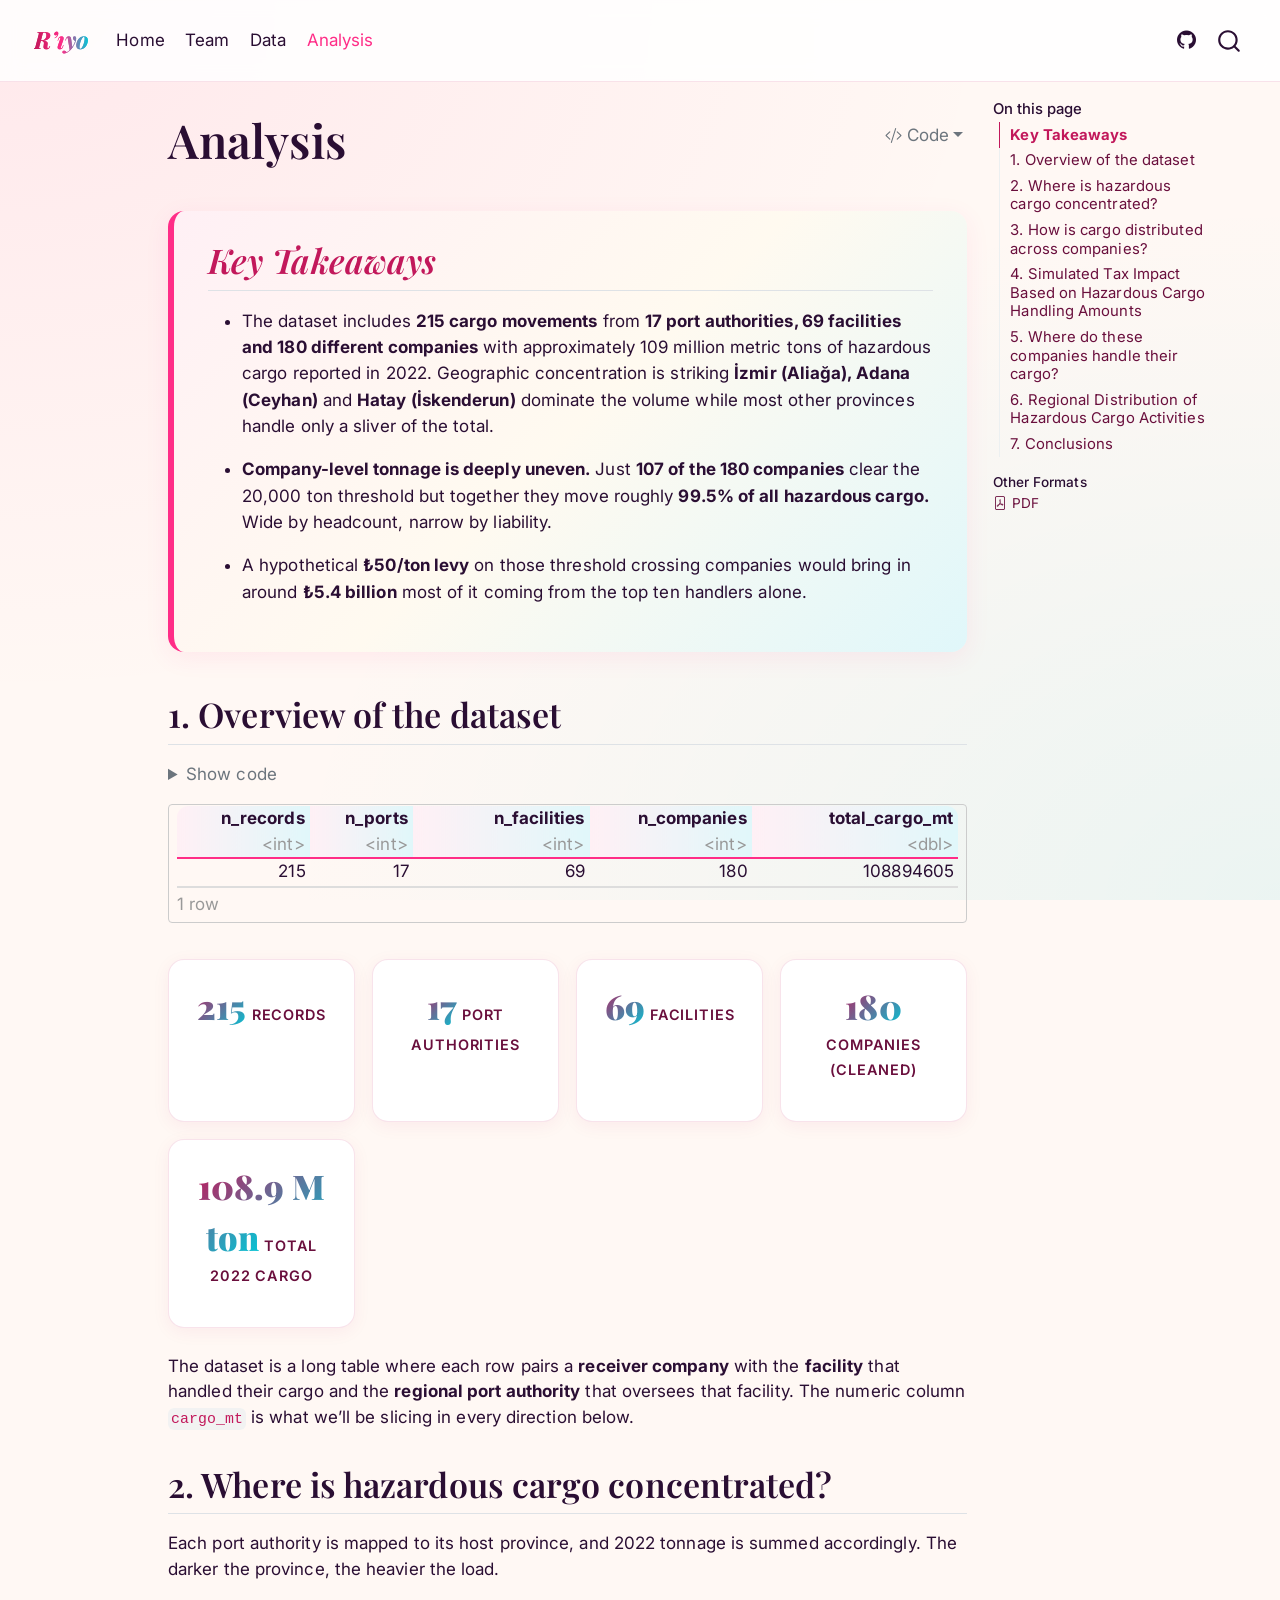
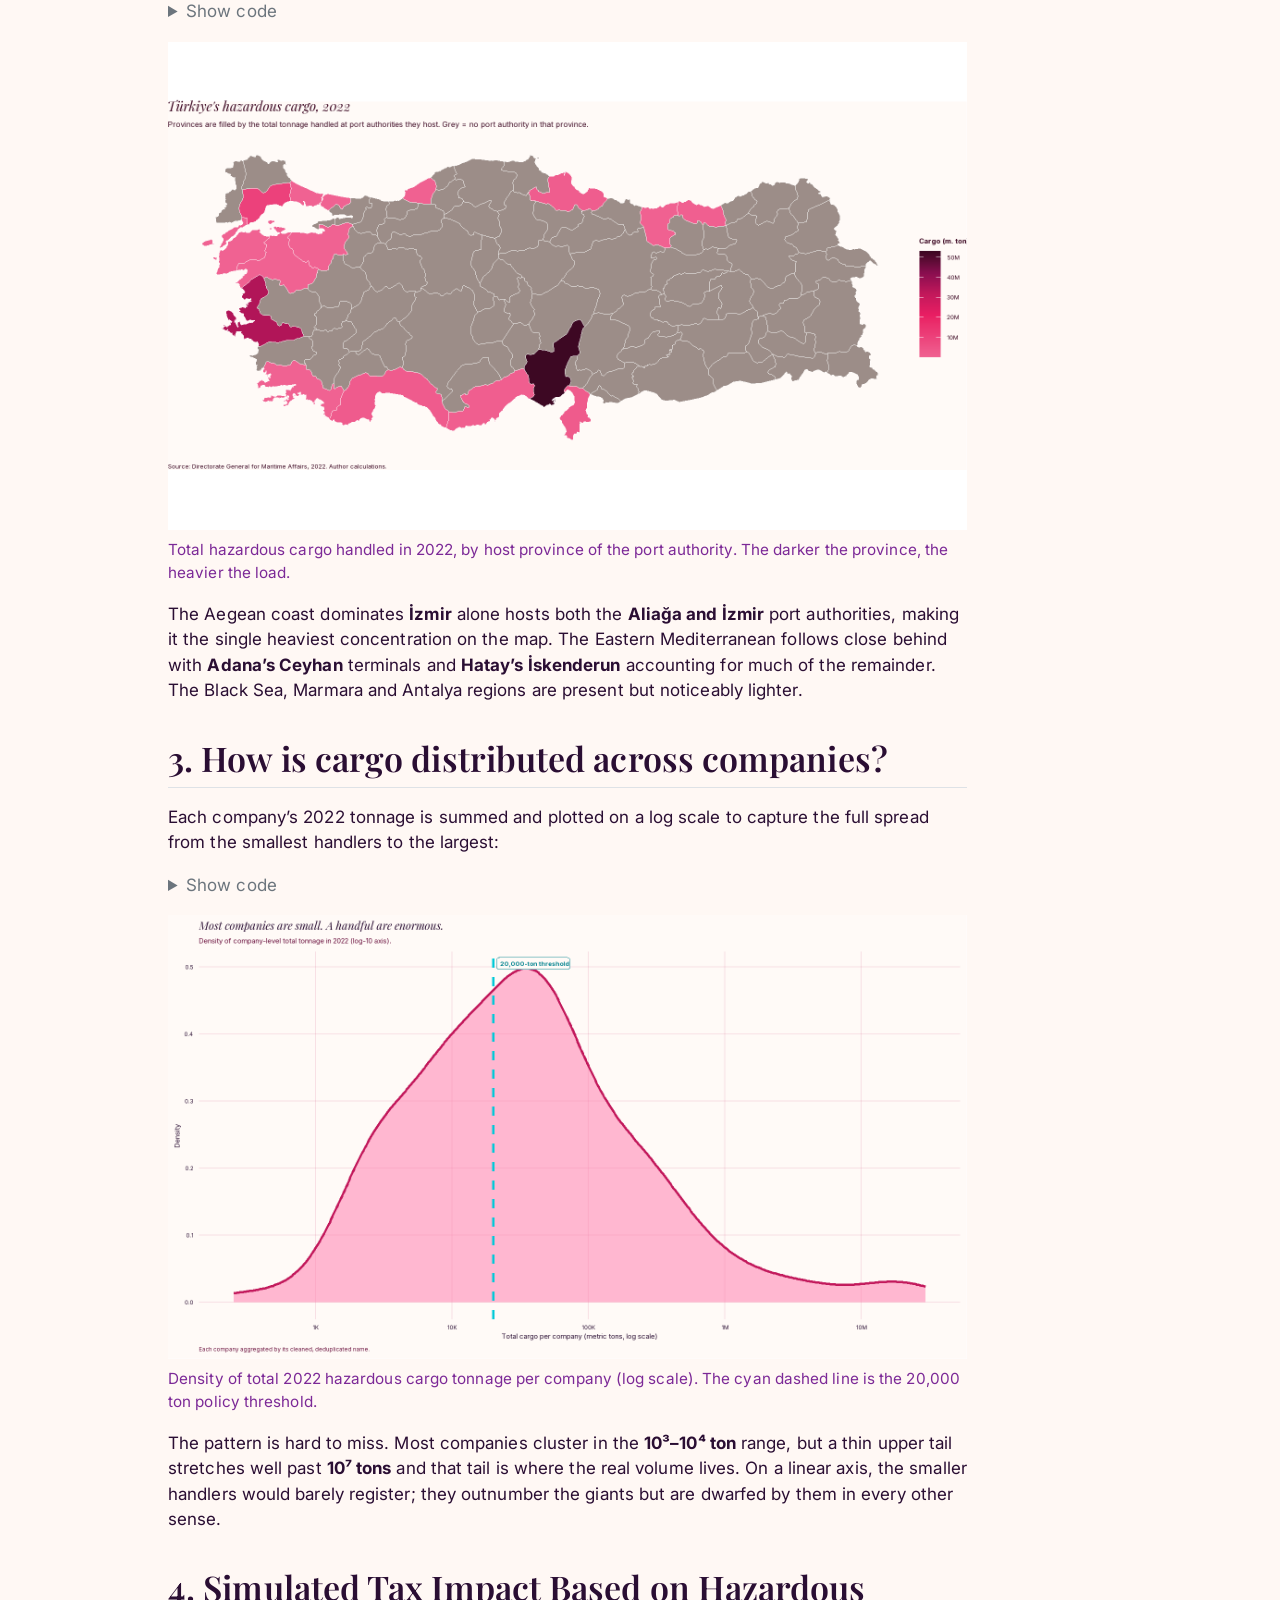
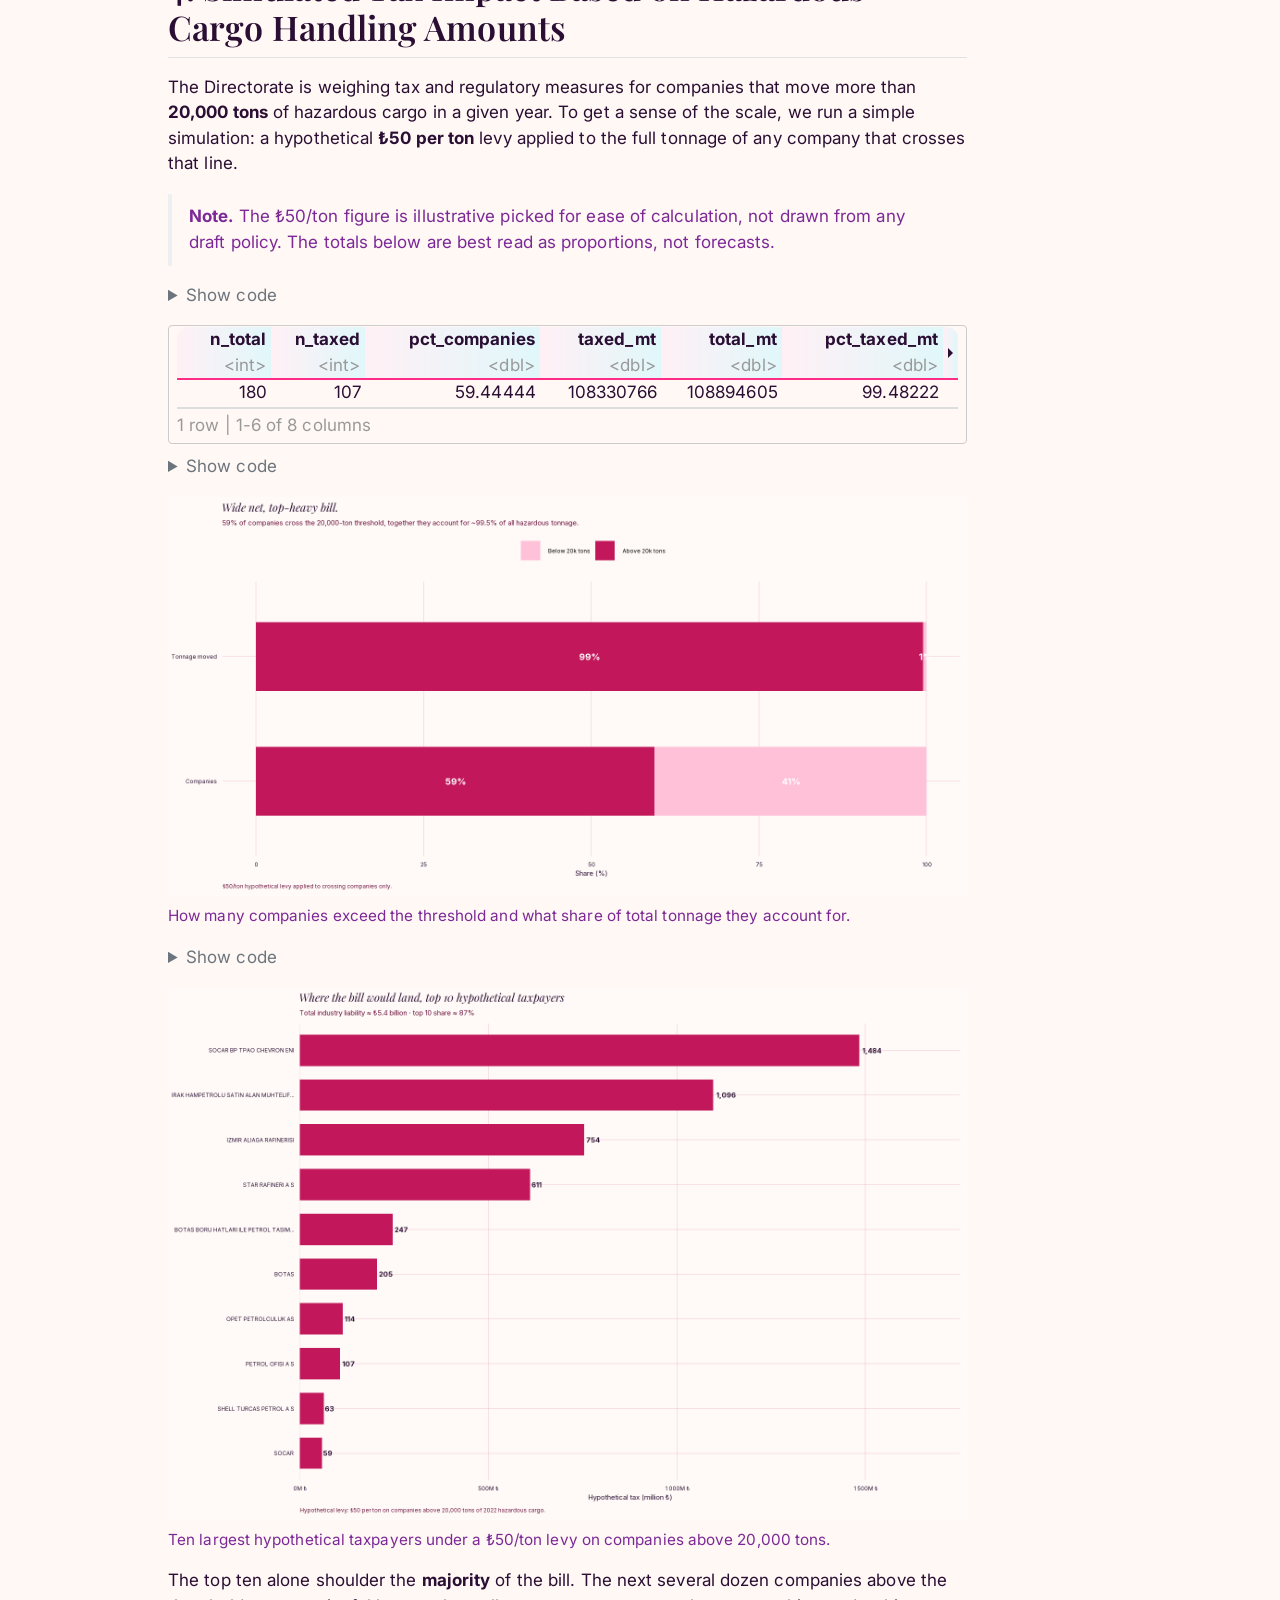
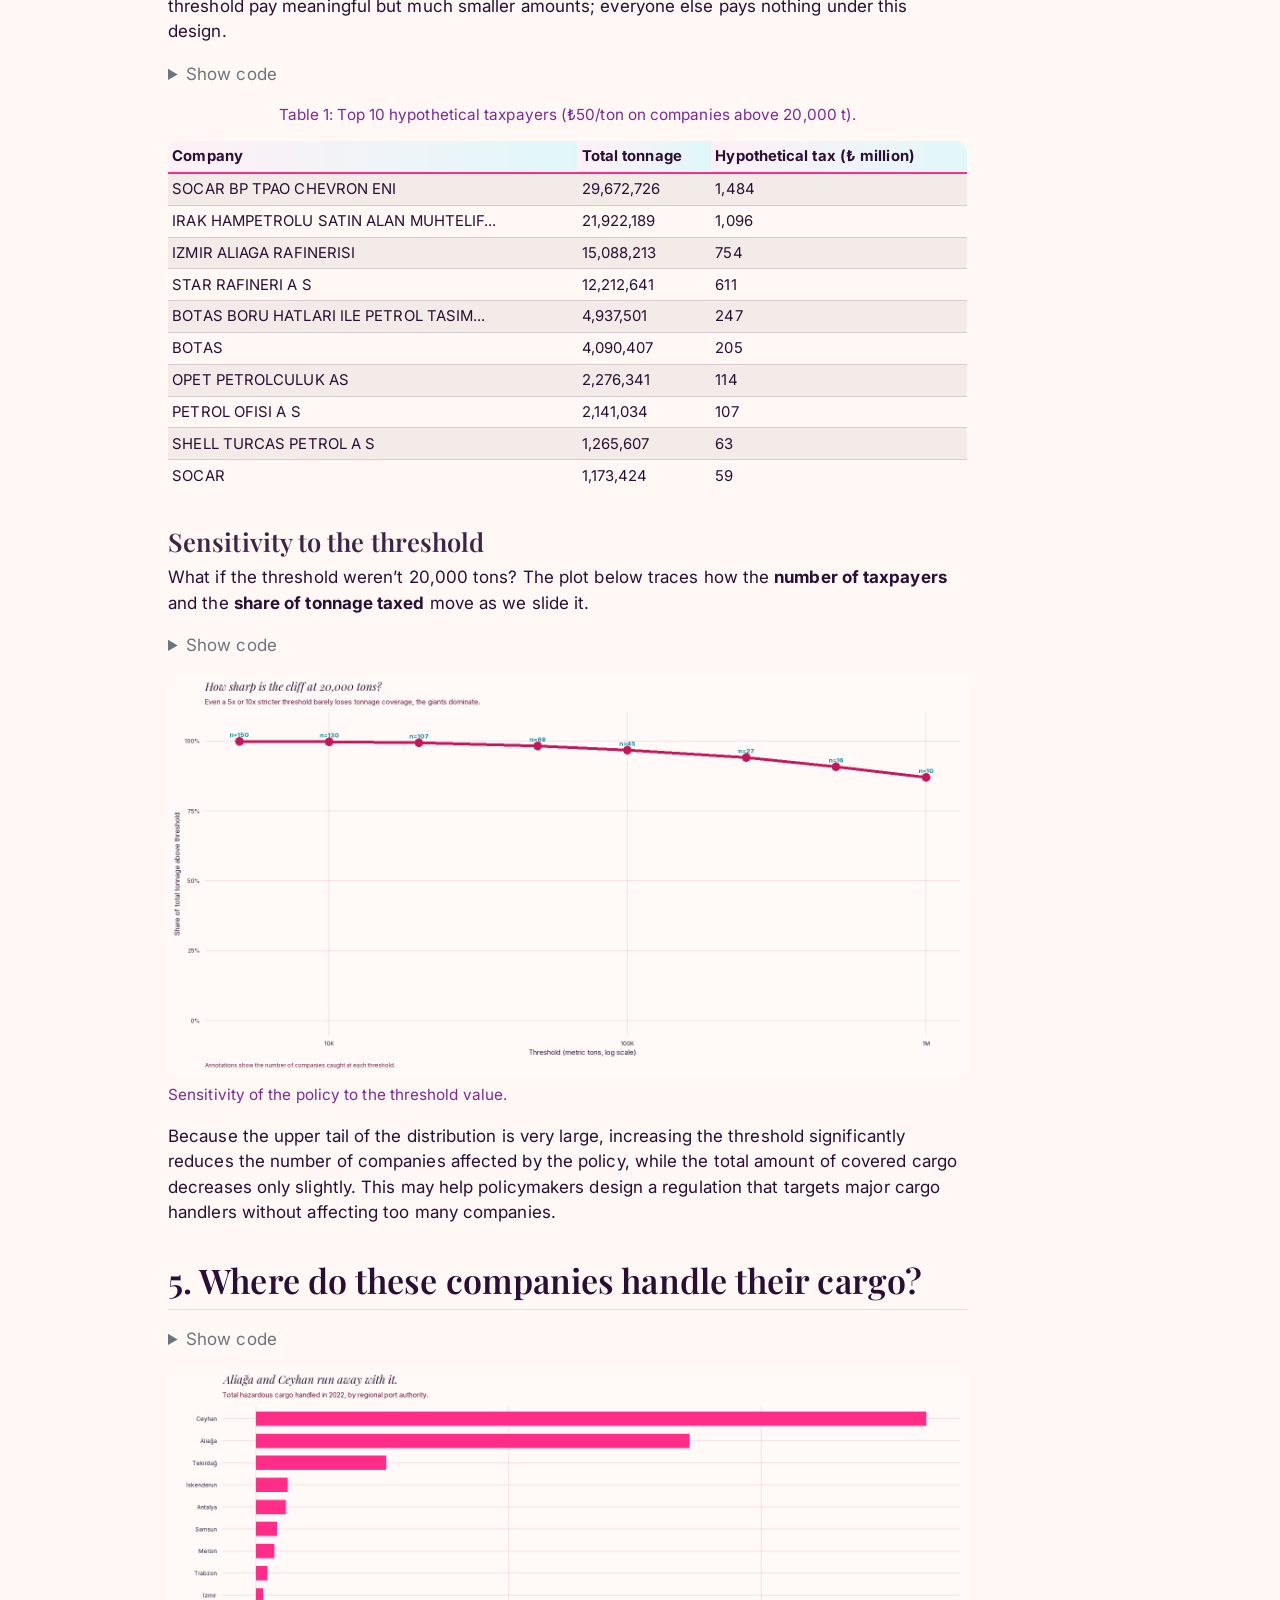
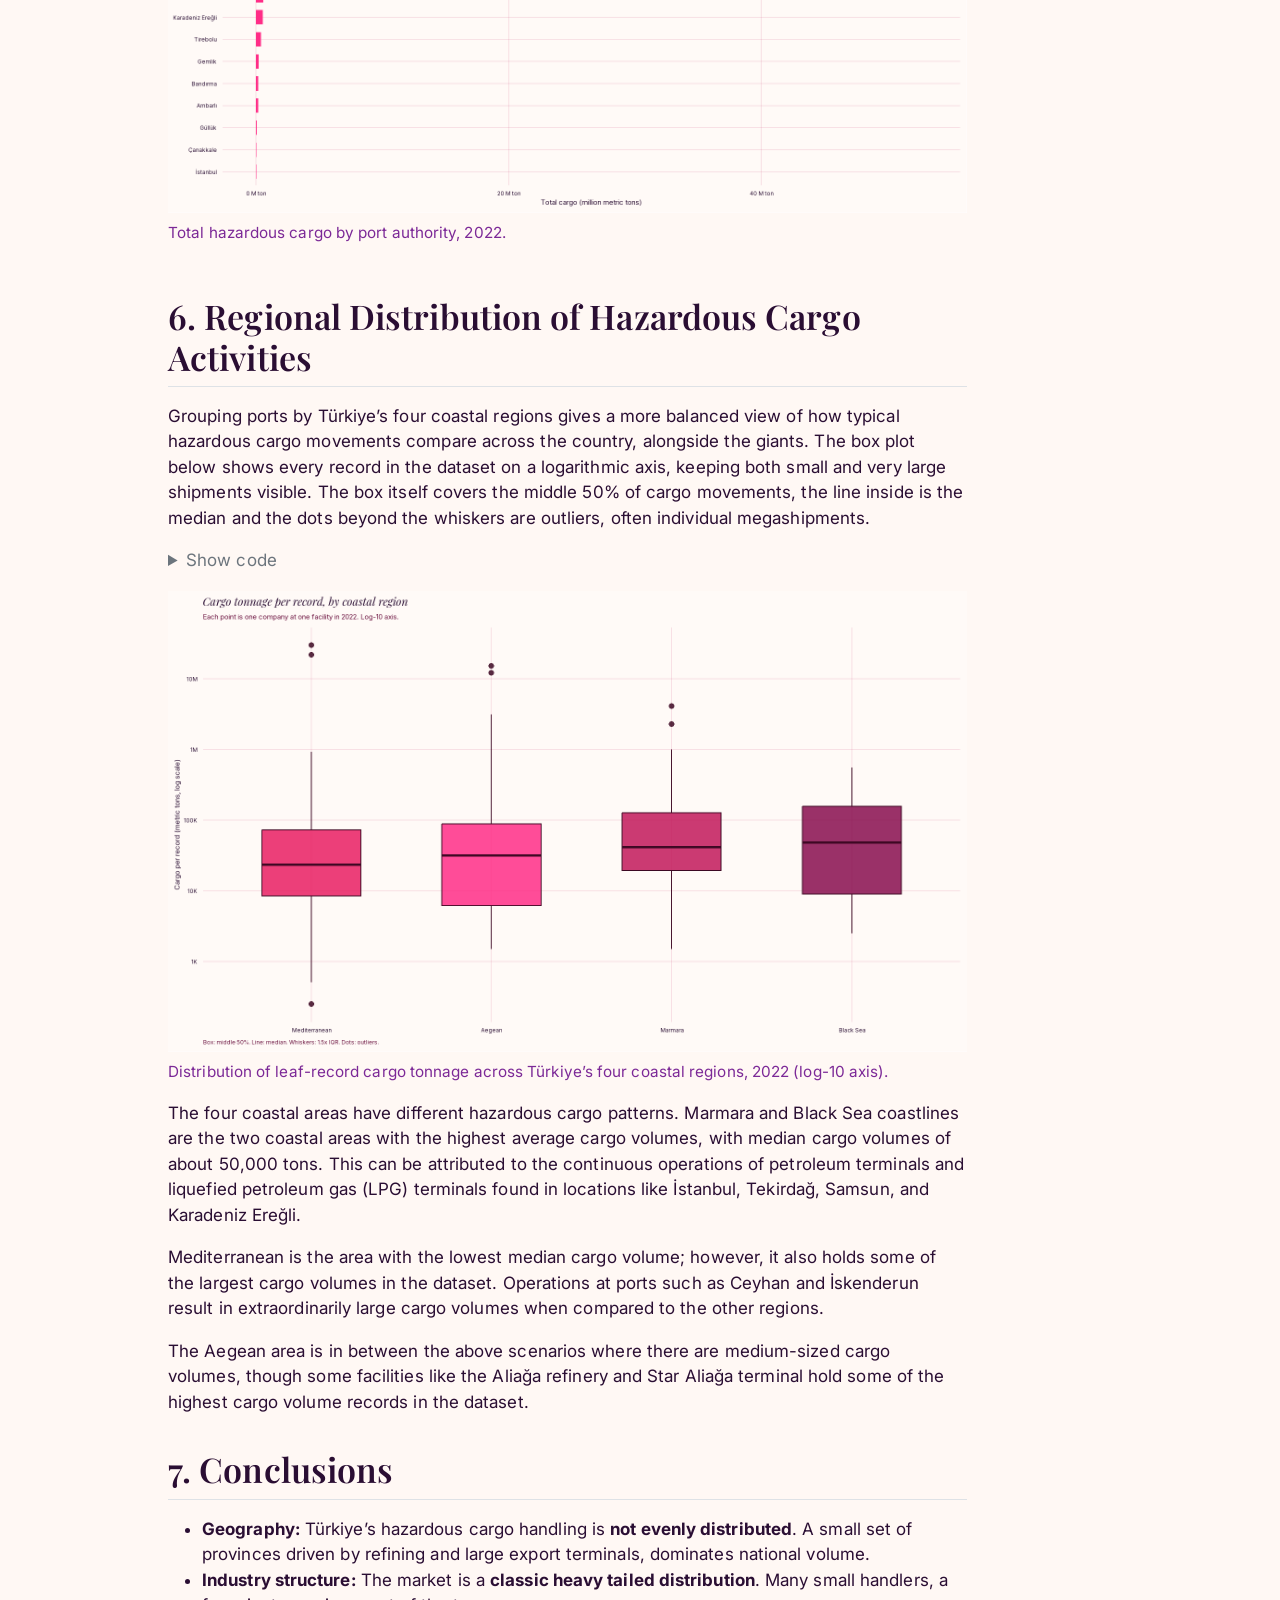
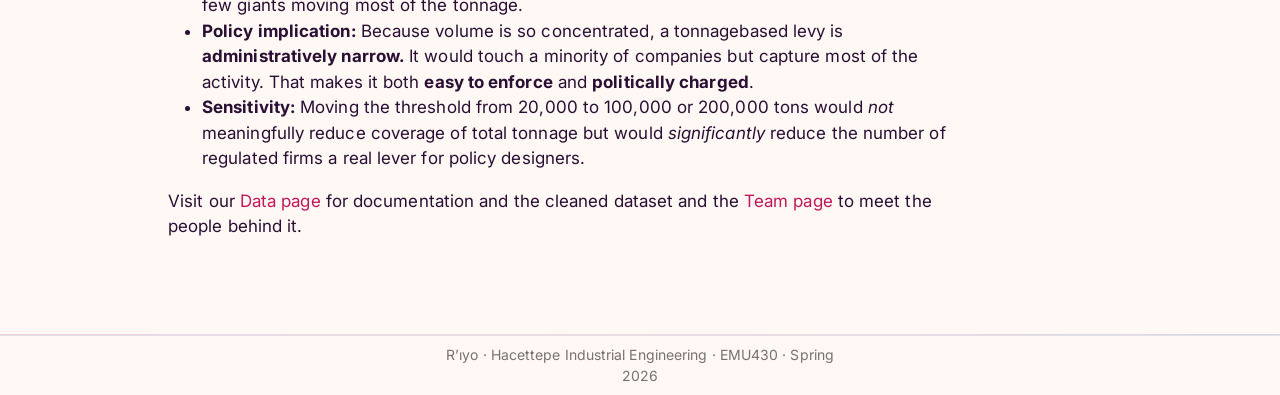
<file: docs/analysis.html>
<!DOCTYPE html>
<html xmlns="http://www.w3.org/1999/xhtml" lang="en" xml:lang="en"><head>

<meta charset="utf-8">
<meta name="generator" content="quarto-1.8.25">

<meta name="viewport" content="width=device-width, initial-scale=1.0, user-scalable=yes">


<title>Analysis – R’ıyo</title>
<style>
code{white-space: pre-wrap;}
span.smallcaps{font-variant: small-caps;}
div.columns{display: flex; gap: min(4vw, 1.5em);}
div.column{flex: auto; overflow-x: auto;}
div.hanging-indent{margin-left: 1.5em; text-indent: -1.5em;}
ul.task-list{list-style: none;}
ul.task-list li input[type="checkbox"] {
  width: 0.8em;
  margin: 0 0.8em 0.2em -1em; /* quarto-specific, see https://github.com/quarto-dev/quarto-cli/issues/4556 */ 
  vertical-align: middle;
}
/* CSS for syntax highlighting */
html { -webkit-text-size-adjust: 100%; }
pre > code.sourceCode { white-space: pre; position: relative; }
pre > code.sourceCode > span { display: inline-block; line-height: 1.25; }
pre > code.sourceCode > span:empty { height: 1.2em; }
.sourceCode { overflow: visible; }
code.sourceCode > span { color: inherit; text-decoration: inherit; }
div.sourceCode { margin: 1em 0; }
pre.sourceCode { margin: 0; }
@media screen {
div.sourceCode { overflow: auto; }
}
@media print {
pre > code.sourceCode { white-space: pre-wrap; }
pre > code.sourceCode > span { text-indent: -5em; padding-left: 5em; }
}
pre.numberSource code
  { counter-reset: source-line 0; }
pre.numberSource code > span
  { position: relative; left: -4em; counter-increment: source-line; }
pre.numberSource code > span > a:first-child::before
  { content: counter(source-line);
    position: relative; left: -1em; text-align: right; vertical-align: baseline;
    border: none; display: inline-block;
    -webkit-touch-callout: none; -webkit-user-select: none;
    -khtml-user-select: none; -moz-user-select: none;
    -ms-user-select: none; user-select: none;
    padding: 0 4px; width: 4em;
  }
pre.numberSource { margin-left: 3em;  padding-left: 4px; }
div.sourceCode
  {   }
@media screen {
pre > code.sourceCode > span > a:first-child::before { text-decoration: underline; }
}
</style>


<script src="site_libs/quarto-nav/quarto-nav.js"></script>
<script src="site_libs/clipboard/clipboard.min.js"></script>
<script src="site_libs/quarto-search/autocomplete.umd.js"></script>
<script src="site_libs/quarto-search/fuse.min.js"></script>
<script src="site_libs/quarto-search/quarto-search.js"></script>
<meta name="quarto:offset" content="./">
<script src="site_libs/quarto-html/quarto.js" type="module"></script>
<script src="site_libs/quarto-html/tabsets/tabsets.js" type="module"></script>
<script src="site_libs/quarto-html/axe/axe-check.js" type="module"></script>
<script src="site_libs/quarto-html/popper.min.js"></script>
<script src="site_libs/quarto-html/tippy.umd.min.js"></script>
<script src="site_libs/quarto-html/anchor.min.js"></script>
<link href="site_libs/quarto-html/tippy.css" rel="stylesheet">
<link href="site_libs/quarto-html/quarto-syntax-highlighting-7b89279ff1a6dce999919e0e67d4d9ec.css" rel="stylesheet" id="quarto-text-highlighting-styles">
<script src="site_libs/bootstrap/bootstrap.min.js"></script>
<link href="site_libs/bootstrap/bootstrap-icons.css" rel="stylesheet">
<link href="site_libs/bootstrap/bootstrap-de65a6009b1a2f889098839d39e7a635.min.css" rel="stylesheet" append-hash="true" id="quarto-bootstrap" data-mode="light">
<script id="quarto-search-options" type="application/json">{
  "location": "navbar",
  "copy-button": false,
  "collapse-after": 3,
  "panel-placement": "end",
  "type": "overlay",
  "limit": 50,
  "keyboard-shortcut": [
    "f",
    "/",
    "s"
  ],
  "show-item-context": false,
  "language": {
    "search-no-results-text": "No results",
    "search-matching-documents-text": "matching documents",
    "search-copy-link-title": "Copy link to search",
    "search-hide-matches-text": "Hide additional matches",
    "search-more-match-text": "more match in this document",
    "search-more-matches-text": "more matches in this document",
    "search-clear-button-title": "Clear",
    "search-text-placeholder": "",
    "search-detached-cancel-button-title": "Cancel",
    "search-submit-button-title": "Submit",
    "search-label": "Search"
  }
}</script>
<style>html{ scroll-behavior: smooth; }</style>
<script src="site_libs/kePrint-0.0.1/kePrint.js"></script>

<link href="site_libs/lightable-0.0.1/lightable.css" rel="stylesheet">

<link href="site_libs/pagedtable-1.1/css/pagedtable.css" rel="stylesheet">

<script src="site_libs/pagedtable-1.1/js/pagedtable.js"></script>



<link rel="stylesheet" href="styles.css">
</head>

<body class="nav-fixed quarto-light">

<div id="quarto-search-results"></div>
  <header id="quarto-header" class="headroom fixed-top">
    <nav class="navbar navbar-expand-lg " data-bs-theme="dark">
      <div class="navbar-container container-fluid">
      <div class="navbar-brand-container mx-auto">
    <a href="./index.html" class="navbar-brand navbar-brand-logo">
    </a>
    <a class="navbar-brand" href="./index.html">
    <span class="navbar-title">R’ıyo</span>
    </a>
  </div>
            <div id="quarto-search" class="" title="Search"></div>
          <button class="navbar-toggler" type="button" data-bs-toggle="collapse" data-bs-target="#navbarCollapse" aria-controls="navbarCollapse" role="menu" aria-expanded="false" aria-label="Toggle navigation" onclick="if (window.quartoToggleHeadroom) { window.quartoToggleHeadroom(); }">
  <span class="navbar-toggler-icon"></span>
</button>
          <div class="collapse navbar-collapse" id="navbarCollapse">
            <ul class="navbar-nav navbar-nav-scroll me-auto">
  <li class="nav-item">
    <a class="nav-link" href="./index.html"> 
<span class="menu-text">Home</span></a>
  </li>  
  <li class="nav-item">
    <a class="nav-link" href="./team.html"> 
<span class="menu-text">Team</span></a>
  </li>  
  <li class="nav-item">
    <a class="nav-link" href="./data.html"> 
<span class="menu-text">Data</span></a>
  </li>  
  <li class="nav-item">
    <a class="nav-link active" href="./analysis.html" aria-current="page"> 
<span class="menu-text">Analysis</span></a>
  </li>  
</ul>
            <ul class="navbar-nav navbar-nav-scroll ms-auto">
  <li class="nav-item compact">
    <a class="nav-link" href="https://github.com/EMU-Hacettepe-Analytics/emu430-fall2024-team-r-iyo"> <i class="bi bi-github" role="img">
</i> 
<span class="menu-text"></span></a>
  </li>  
</ul>
          </div> <!-- /navcollapse -->
            <div class="quarto-navbar-tools">
</div>
      </div> <!-- /container-fluid -->
    </nav>
</header>
<!-- content -->
<div id="quarto-content" class="quarto-container page-columns page-rows-contents page-layout-article page-navbar">
<!-- sidebar -->
<!-- margin-sidebar -->
    <div id="quarto-margin-sidebar" class="sidebar margin-sidebar">
        <nav id="TOC" role="doc-toc" class="toc-active">
    <h2 id="toc-title">On this page</h2>
   
  <ul>
  <li><a href="#key-takeaways" id="toc-key-takeaways" class="nav-link active" data-scroll-target="#key-takeaways">Key Takeaways</a></li>
  <li><a href="#overview-of-the-dataset" id="toc-overview-of-the-dataset" class="nav-link" data-scroll-target="#overview-of-the-dataset">1. Overview of the dataset</a></li>
  <li><a href="#where-is-hazardous-cargo-concentrated" id="toc-where-is-hazardous-cargo-concentrated" class="nav-link" data-scroll-target="#where-is-hazardous-cargo-concentrated">2. Where is hazardous cargo concentrated?</a></li>
  <li><a href="#how-is-cargo-distributed-across-companies" id="toc-how-is-cargo-distributed-across-companies" class="nav-link" data-scroll-target="#how-is-cargo-distributed-across-companies">3. How is cargo distributed across companies?</a></li>
  <li><a href="#simulated-tax-impact-based-on-hazardous-cargo-handling-amounts" id="toc-simulated-tax-impact-based-on-hazardous-cargo-handling-amounts" class="nav-link" data-scroll-target="#simulated-tax-impact-based-on-hazardous-cargo-handling-amounts">4. Simulated Tax Impact Based on Hazardous Cargo Handling Amounts</a>
  <ul class="collapse">
  <li><a href="#sensitivity-to-the-threshold" id="toc-sensitivity-to-the-threshold" class="nav-link" data-scroll-target="#sensitivity-to-the-threshold">Sensitivity to the threshold</a></li>
  </ul></li>
  <li><a href="#where-do-these-companies-handle-their-cargo" id="toc-where-do-these-companies-handle-their-cargo" class="nav-link" data-scroll-target="#where-do-these-companies-handle-their-cargo">5. Where do these companies handle their cargo?</a></li>
  <li><a href="#regional-distribution-of-hazardous-cargo-activities" id="toc-regional-distribution-of-hazardous-cargo-activities" class="nav-link" data-scroll-target="#regional-distribution-of-hazardous-cargo-activities">6. Regional Distribution of Hazardous Cargo Activities</a></li>
  <li><a href="#conclusions" id="toc-conclusions" class="nav-link" data-scroll-target="#conclusions">7. Conclusions</a></li>
  </ul>
<div class="quarto-alternate-formats"><h2>Other Formats</h2><ul><li><a href="analysis.pdf"><i class="bi bi-file-pdf"></i>PDF</a></li></ul></div></nav>
    </div>
<!-- main -->
<main class="content" id="quarto-document-content">

<header id="title-block-header" class="quarto-title-block default">
<div class="quarto-title">
<div class="quarto-title-block"><div><h1 class="title">Analysis</h1><button type="button" class="btn code-tools-button dropdown-toggle" id="quarto-code-tools-menu" data-bs-toggle="dropdown" aria-expanded="false"><i class="bi"></i> Code</button><ul class="dropdown-menu dropdown-menu-end" aria-labelelledby="quarto-code-tools-menu"><li><a id="quarto-show-all-code" class="dropdown-item" href="javascript:void(0)" role="button">Show All Code</a></li><li><a id="quarto-hide-all-code" class="dropdown-item" href="javascript:void(0)" role="button">Hide All Code</a></li><li><hr class="dropdown-divider"></li><li><a id="quarto-view-source" class="dropdown-item" href="javascript:void(0)" role="button">View Source</a></li></ul></div></div>
</div>



<div class="quarto-title-meta">

    
  
    
  </div>
  


</header>


<section id="key-takeaways" class="level2 key-takeaways">
<h2 class="anchored" data-anchor-id="key-takeaways">Key Takeaways</h2>
<ul>
<li><p>The dataset includes <strong>215 cargo movements</strong> from <strong>17 port authorities, 69 facilities and 180 different companies</strong> with approximately 109 million metric tons of hazardous cargo reported in 2022. Geographic concentration is striking <strong>İzmir (Aliağa), Adana (Ceyhan)</strong> and <strong>Hatay (İskenderun)</strong> dominate the volume while most other provinces handle only a sliver of the total.</p></li>
<li><p><strong>Company-level tonnage is deeply uneven.</strong> Just <strong>107 of the 180 companies</strong> clear the 20,000 ton threshold but together they move roughly <strong>99.5% of all hazardous cargo.</strong> Wide by headcount, narrow by liability.</p></li>
<li><p>A hypothetical <strong>₺50/ton levy</strong> on those threshold crossing companies would bring in around <strong>₺5.4 billion</strong> most of it coming from the top ten handlers alone.</p></li>
</ul>
</section>
<section id="overview-of-the-dataset" class="level2">
<h2 class="anchored" data-anchor-id="overview-of-the-dataset">1. Overview of the dataset</h2>
<div class="cell">
<details class="code-fold">
<summary>Show code</summary>
<div class="code-copy-outer-scaffold"><div class="sourceCode cell-code" id="cb1"><pre class="sourceCode r code-with-copy"><code class="sourceCode r"><span id="cb1-1"><a href="#cb1-1" aria-hidden="true" tabindex="-1"></a>overview <span class="ot">&lt;-</span> hns2022 <span class="sc">|&gt;</span></span>
<span id="cb1-2"><a href="#cb1-2" aria-hidden="true" tabindex="-1"></a>  <span class="fu">summarise</span>(</span>
<span id="cb1-3"><a href="#cb1-3" aria-hidden="true" tabindex="-1"></a>    <span class="at">n_records      =</span> <span class="fu">n</span>(),</span>
<span id="cb1-4"><a href="#cb1-4" aria-hidden="true" tabindex="-1"></a>    <span class="at">n_ports        =</span> <span class="fu">n_distinct</span>(port_authority_short),</span>
<span id="cb1-5"><a href="#cb1-5" aria-hidden="true" tabindex="-1"></a>    <span class="at">n_facilities   =</span> <span class="fu">n_distinct</span>(facility),</span>
<span id="cb1-6"><a href="#cb1-6" aria-hidden="true" tabindex="-1"></a>    <span class="at">n_companies    =</span> <span class="fu">n_distinct</span>(company_clean),</span>
<span id="cb1-7"><a href="#cb1-7" aria-hidden="true" tabindex="-1"></a>    <span class="at">total_cargo_mt =</span> <span class="fu">sum</span>(cargo_mt)</span>
<span id="cb1-8"><a href="#cb1-8" aria-hidden="true" tabindex="-1"></a>  )</span>
<span id="cb1-9"><a href="#cb1-9" aria-hidden="true" tabindex="-1"></a>overview</span></code></pre></div><button title="Copy to Clipboard" class="code-copy-button"><i class="bi"></i></button></div>
</details>
<div class="cell-output-display">
<div data-pagedtable="false">
  <script data-pagedtable-source="" type="application/json">
{"columns":[{"label":["n_records"],"name":[1],"type":["int"],"align":["right"]},{"label":["n_ports"],"name":[2],"type":["int"],"align":["right"]},{"label":["n_facilities"],"name":[3],"type":["int"],"align":["right"]},{"label":["n_companies"],"name":[4],"type":["int"],"align":["right"]},{"label":["total_cargo_mt"],"name":[5],"type":["dbl"],"align":["right"]}],"data":[{"1":"215","2":"17","3":"69","4":"180","5":"108894605"}],"options":{"columns":{"min":{},"max":[10]},"rows":{"min":[10],"max":[10]},"pages":{}}}
  </script>
</div>
</div>
</div>
<div class="stat-grid">
<div class="stat-card">
<p><span class="value">215</span> <span class="label">Records</span></p>
</div>
<div class="stat-card">
<p><span class="value">17</span> <span class="label">Port authorities</span></p>
</div>
<div class="stat-card">
<p><span class="value">69</span> <span class="label">Facilities</span></p>
</div>
<div class="stat-card">
<p><span class="value">180</span> <span class="label">Companies (cleaned)</span></p>
</div>
<div class="stat-card">
<p><span class="value">108.9 M ton</span> <span class="label">Total 2022 cargo</span></p>
</div>
</div>
<p>The dataset is a long table where each row pairs a <strong>receiver company</strong> with the <strong>facility</strong> that handled their cargo and the <strong>regional port authority</strong> that oversees that facility. The numeric column <code>cargo_mt</code> is what we’ll be slicing in every direction below.</p>
</section>
<section id="where-is-hazardous-cargo-concentrated" class="level2">
<h2 class="anchored" data-anchor-id="where-is-hazardous-cargo-concentrated">2. Where is hazardous cargo concentrated?</h2>
<p>Each port authority is mapped to its host province, and 2022 tonnage is summed accordingly. The darker the province, the heavier the load.</p>
<div class="cell">
<details class="code-fold">
<summary>Show code</summary>
<div class="code-copy-outer-scaffold"><div class="sourceCode cell-code" id="cb2"><pre class="sourceCode r code-with-copy"><code class="sourceCode r"><span id="cb2-1"><a href="#cb2-1" aria-hidden="true" tabindex="-1"></a>prov_totals <span class="ot">&lt;-</span> hns2022 <span class="sc">|&gt;</span></span>
<span id="cb2-2"><a href="#cb2-2" aria-hidden="true" tabindex="-1"></a>  <span class="fu">group_by</span>(iso2, province) <span class="sc">|&gt;</span></span>
<span id="cb2-3"><a href="#cb2-3" aria-hidden="true" tabindex="-1"></a>  <span class="fu">summarise</span>(<span class="at">total_mt =</span> <span class="fu">sum</span>(cargo_mt), <span class="at">.groups =</span> <span class="st">"drop"</span>)</span>
<span id="cb2-4"><a href="#cb2-4" aria-hidden="true" tabindex="-1"></a></span>
<span id="cb2-5"><a href="#cb2-5" aria-hidden="true" tabindex="-1"></a>tr_states <span class="ot">&lt;-</span> <span class="fu">ne_states</span>(<span class="at">country =</span> <span class="st">"Turkey"</span>, <span class="at">returnclass =</span> <span class="st">"sf"</span>)</span>
<span id="cb2-6"><a href="#cb2-6" aria-hidden="true" tabindex="-1"></a></span>
<span id="cb2-7"><a href="#cb2-7" aria-hidden="true" tabindex="-1"></a><span class="cf">if</span> (<span class="st">"iso_3166_2"</span> <span class="sc">%in%</span> <span class="fu">names</span>(tr_states)) {</span>
<span id="cb2-8"><a href="#cb2-8" aria-hidden="true" tabindex="-1"></a>  tr_map <span class="ot">&lt;-</span> tr_states <span class="sc">|&gt;</span></span>
<span id="cb2-9"><a href="#cb2-9" aria-hidden="true" tabindex="-1"></a>    <span class="fu">left_join</span>(prov_totals, <span class="at">by =</span> <span class="fu">c</span>(<span class="st">"iso_3166_2"</span> <span class="ot">=</span> <span class="st">"iso2"</span>))</span>
<span id="cb2-10"><a href="#cb2-10" aria-hidden="true" tabindex="-1"></a>} <span class="cf">else</span> {</span>
<span id="cb2-11"><a href="#cb2-11" aria-hidden="true" tabindex="-1"></a>  norm <span class="ot">&lt;-</span> <span class="cf">function</span>(x) <span class="fu">tolower</span>(stringi<span class="sc">::</span><span class="fu">stri_trans_general</span>(x, <span class="st">"Any-Latin; Latin-ASCII"</span>))</span>
<span id="cb2-12"><a href="#cb2-12" aria-hidden="true" tabindex="-1"></a>  tr_map <span class="ot">&lt;-</span> tr_states <span class="sc">|&gt;</span></span>
<span id="cb2-13"><a href="#cb2-13" aria-hidden="true" tabindex="-1"></a>    <span class="fu">mutate</span>(<span class="at">name_n =</span> <span class="fu">norm</span>(name)) <span class="sc">|&gt;</span></span>
<span id="cb2-14"><a href="#cb2-14" aria-hidden="true" tabindex="-1"></a>    <span class="fu">left_join</span>(prov_totals <span class="sc">|&gt;</span> <span class="fu">mutate</span>(<span class="at">name_n =</span> <span class="fu">norm</span>(province)), <span class="at">by =</span> <span class="st">"name_n"</span>)</span>
<span id="cb2-15"><a href="#cb2-15" aria-hidden="true" tabindex="-1"></a>}</span>
<span id="cb2-16"><a href="#cb2-16" aria-hidden="true" tabindex="-1"></a></span>
<span id="cb2-17"><a href="#cb2-17" aria-hidden="true" tabindex="-1"></a><span class="fu">ggplot</span>(tr_map) <span class="sc">+</span></span>
<span id="cb2-18"><a href="#cb2-18" aria-hidden="true" tabindex="-1"></a>  <span class="fu">geom_sf</span>(<span class="fu">aes</span>(<span class="at">fill =</span> total_mt), <span class="at">color =</span> <span class="st">"white"</span>, <span class="at">linewidth =</span> <span class="fl">0.35</span>) <span class="sc">+</span></span>
<span id="cb2-19"><a href="#cb2-19" aria-hidden="true" tabindex="-1"></a>  <span class="fu">scale_fill_gradientn</span>(</span>
<span id="cb2-20"><a href="#cb2-20" aria-hidden="true" tabindex="-1"></a>    <span class="at">colours  =</span> <span class="fu">c</span>(<span class="st">"#F06292"</span>, <span class="st">"#EC407A"</span>, <span class="st">"#E91E63"</span>, <span class="st">"#C2185B"</span>, <span class="st">"#880E4F"</span>, <span class="st">"#3D0823"</span>),</span>
<span id="cb2-21"><a href="#cb2-21" aria-hidden="true" tabindex="-1"></a>    <span class="at">na.value =</span> <span class="st">"#9C8D88"</span>,</span>
<span id="cb2-22"><a href="#cb2-22" aria-hidden="true" tabindex="-1"></a>    <span class="at">labels   =</span> scales<span class="sc">::</span><span class="fu">label_number</span>(<span class="at">scale_cut =</span> scales<span class="sc">::</span><span class="fu">cut_short_scale</span>()),</span>
<span id="cb2-23"><a href="#cb2-23" aria-hidden="true" tabindex="-1"></a>    <span class="at">name     =</span> <span class="st">"Cargo (m. ton)"</span></span>
<span id="cb2-24"><a href="#cb2-24" aria-hidden="true" tabindex="-1"></a>  ) <span class="sc">+</span></span>
<span id="cb2-25"><a href="#cb2-25" aria-hidden="true" tabindex="-1"></a>  <span class="fu">coord_sf</span>(<span class="at">crs =</span> <span class="dv">4326</span>) <span class="sc">+</span></span>
<span id="cb2-26"><a href="#cb2-26" aria-hidden="true" tabindex="-1"></a>  <span class="fu">labs</span>(</span>
<span id="cb2-27"><a href="#cb2-27" aria-hidden="true" tabindex="-1"></a>    <span class="at">title    =</span> <span class="st">"Türkiye's hazardous cargo, 2022"</span>,</span>
<span id="cb2-28"><a href="#cb2-28" aria-hidden="true" tabindex="-1"></a>    <span class="at">subtitle =</span> <span class="st">"Provinces are filled by the total tonnage handled at port authorities they host. Grey = no port authority in that province."</span>,</span>
<span id="cb2-29"><a href="#cb2-29" aria-hidden="true" tabindex="-1"></a>    <span class="at">caption  =</span> <span class="st">"Source: Directorate General for Maritime Affairs, 2022. Author calculations."</span></span>
<span id="cb2-30"><a href="#cb2-30" aria-hidden="true" tabindex="-1"></a>  ) <span class="sc">+</span></span>
<span id="cb2-31"><a href="#cb2-31" aria-hidden="true" tabindex="-1"></a>  <span class="fu">theme_void</span>(<span class="at">base_family =</span> <span class="st">"Inter"</span>) <span class="sc">+</span></span>
<span id="cb2-32"><a href="#cb2-32" aria-hidden="true" tabindex="-1"></a>  <span class="fu">theme</span>(</span>
<span id="cb2-33"><a href="#cb2-33" aria-hidden="true" tabindex="-1"></a>    <span class="at">plot.title       =</span> <span class="fu">element_text</span>(<span class="at">family =</span> <span class="st">"Playfair Display"</span>, <span class="at">face =</span> <span class="st">"italic"</span>, <span class="at">size =</span> <span class="dv">22</span>,</span>
<span id="cb2-34"><a href="#cb2-34" aria-hidden="true" tabindex="-1"></a>                                    <span class="at">color =</span> <span class="st">"#3D0823"</span>, <span class="at">margin =</span> <span class="fu">margin</span>(<span class="at">b =</span> <span class="dv">6</span>)),</span>
<span id="cb2-35"><a href="#cb2-35" aria-hidden="true" tabindex="-1"></a>    <span class="at">plot.subtitle    =</span> <span class="fu">element_text</span>(<span class="at">color =</span> <span class="st">"#3D0823"</span>, <span class="at">size =</span> <span class="dv">12</span>, <span class="at">margin =</span> <span class="fu">margin</span>(<span class="at">b =</span> <span class="dv">10</span>)),</span>
<span id="cb2-36"><a href="#cb2-36" aria-hidden="true" tabindex="-1"></a>    <span class="at">plot.caption     =</span> <span class="fu">element_text</span>(<span class="at">color =</span> <span class="st">"#3D0823"</span>, <span class="at">size =</span> <span class="dv">10</span>, <span class="at">hjust =</span> <span class="dv">0</span>,</span>
<span id="cb2-37"><a href="#cb2-37" aria-hidden="true" tabindex="-1"></a>                                    <span class="at">margin =</span> <span class="fu">margin</span>(<span class="at">t =</span> <span class="dv">8</span>)),</span>
<span id="cb2-38"><a href="#cb2-38" aria-hidden="true" tabindex="-1"></a>    <span class="at">legend.title     =</span> <span class="fu">element_text</span>(<span class="at">color =</span> <span class="st">"#3D0823"</span>, <span class="at">face =</span> <span class="st">"bold"</span>, <span class="at">size =</span> <span class="dv">11</span>),</span>
<span id="cb2-39"><a href="#cb2-39" aria-hidden="true" tabindex="-1"></a>    <span class="at">legend.text      =</span> <span class="fu">element_text</span>(<span class="at">color =</span> <span class="st">"#3D0823"</span>, <span class="at">size =</span> <span class="dv">10</span>),</span>
<span id="cb2-40"><a href="#cb2-40" aria-hidden="true" tabindex="-1"></a>    <span class="at">legend.position  =</span> <span class="st">"right"</span>,</span>
<span id="cb2-41"><a href="#cb2-41" aria-hidden="true" tabindex="-1"></a>    <span class="at">plot.background  =</span> <span class="fu">element_rect</span>(<span class="at">fill =</span> <span class="st">"#FFFAF7"</span>, <span class="at">color =</span> <span class="cn">NA</span>),</span>
<span id="cb2-42"><a href="#cb2-42" aria-hidden="true" tabindex="-1"></a>    <span class="at">panel.background =</span> <span class="fu">element_rect</span>(<span class="at">fill =</span> <span class="st">"#FFFAF7"</span>, <span class="at">color =</span> <span class="cn">NA</span>)</span>
<span id="cb2-43"><a href="#cb2-43" aria-hidden="true" tabindex="-1"></a>  )</span></code></pre></div><button title="Copy to Clipboard" class="code-copy-button"><i class="bi"></i></button></div>
</details>
<div class="cell-output-display">
<div class="quarto-figure quarto-figure-center">
<figure class="figure">
<p><img src="analysis_files/figure-html/turkey-map-1.png" class="img-fluid figure-img" width="864"></p>
<figcaption>Total hazardous cargo handled in 2022, by host province of the port authority. The darker the province, the heavier the load.</figcaption>
</figure>
</div>
</div>
</div>
<p>The Aegean coast dominates <strong>İzmir</strong> alone hosts both the <strong>Aliağa and İzmir</strong> port authorities, making it the single heaviest concentration on the map. The Eastern Mediterranean follows close behind with <strong>Adana’s Ceyhan</strong> terminals and <strong>Hatay’s İskenderun</strong> accounting for much of the remainder. The Black Sea, Marmara and Antalya regions are present but noticeably lighter.</p>
</section>
<section id="how-is-cargo-distributed-across-companies" class="level2">
<h2 class="anchored" data-anchor-id="how-is-cargo-distributed-across-companies">3. How is cargo distributed across companies?</h2>
<p>Each company’s 2022 tonnage is summed and plotted on a log scale to capture the full spread from the smallest handlers to the largest:</p>
<div class="cell">
<details class="code-fold">
<summary>Show code</summary>
<div class="code-copy-outer-scaffold"><div class="sourceCode cell-code" id="cb3"><pre class="sourceCode r code-with-copy"><code class="sourceCode r"><span id="cb3-1"><a href="#cb3-1" aria-hidden="true" tabindex="-1"></a>company_totals <span class="ot">&lt;-</span> hns2022 <span class="sc">|&gt;</span></span>
<span id="cb3-2"><a href="#cb3-2" aria-hidden="true" tabindex="-1"></a>  <span class="fu">group_by</span>(company_clean) <span class="sc">|&gt;</span></span>
<span id="cb3-3"><a href="#cb3-3" aria-hidden="true" tabindex="-1"></a>  <span class="fu">summarise</span>(<span class="at">total_mt =</span> <span class="fu">sum</span>(cargo_mt), <span class="at">.groups =</span> <span class="st">"drop"</span>) <span class="sc">|&gt;</span></span>
<span id="cb3-4"><a href="#cb3-4" aria-hidden="true" tabindex="-1"></a>  <span class="fu">filter</span>(total_mt <span class="sc">&gt;</span> <span class="dv">0</span>)</span>
<span id="cb3-5"><a href="#cb3-5" aria-hidden="true" tabindex="-1"></a></span>
<span id="cb3-6"><a href="#cb3-6" aria-hidden="true" tabindex="-1"></a><span class="fu">ggplot</span>(company_totals, <span class="fu">aes</span>(<span class="at">x =</span> total_mt)) <span class="sc">+</span></span>
<span id="cb3-7"><a href="#cb3-7" aria-hidden="true" tabindex="-1"></a>  <span class="fu">geom_density</span>(<span class="at">fill =</span> <span class="st">"#FF80B0"</span>, <span class="at">alpha =</span> <span class="fl">0.55</span>, <span class="at">color =</span> <span class="st">"#C2185B"</span>, <span class="at">linewidth =</span> <span class="dv">1</span>) <span class="sc">+</span></span>
<span id="cb3-8"><a href="#cb3-8" aria-hidden="true" tabindex="-1"></a>  <span class="fu">geom_vline</span>(<span class="at">xintercept =</span> <span class="dv">20000</span>, <span class="at">linetype =</span> <span class="st">"dashed"</span>, <span class="at">color =</span> <span class="st">"#00C9D8"</span>, <span class="at">linewidth =</span> <span class="dv">1</span>) <span class="sc">+</span></span>
<span id="cb3-9"><a href="#cb3-9" aria-hidden="true" tabindex="-1"></a>  <span class="fu">annotate</span>(</span>
<span id="cb3-10"><a href="#cb3-10" aria-hidden="true" tabindex="-1"></a>    <span class="st">"label"</span>,</span>
<span id="cb3-11"><a href="#cb3-11" aria-hidden="true" tabindex="-1"></a>    <span class="at">x =</span> <span class="dv">20000</span>, <span class="at">y =</span> <span class="cn">Inf</span>,</span>
<span id="cb3-12"><a href="#cb3-12" aria-hidden="true" tabindex="-1"></a>    <span class="at">label =</span> <span class="st">"20,000-ton threshold"</span>,</span>
<span id="cb3-13"><a href="#cb3-13" aria-hidden="true" tabindex="-1"></a>    <span class="at">vjust =</span> <span class="fl">1.5</span>, <span class="at">hjust =</span> <span class="sc">-</span><span class="fl">0.05</span>,</span>
<span id="cb3-14"><a href="#cb3-14" aria-hidden="true" tabindex="-1"></a>    <span class="at">color =</span> <span class="st">"#00838F"</span>, <span class="at">fill =</span> <span class="st">"#FFFAF7"</span>,</span>
<span id="cb3-15"><a href="#cb3-15" aria-hidden="true" tabindex="-1"></a>    <span class="at">size =</span> <span class="fl">3.5</span>,</span>
<span id="cb3-16"><a href="#cb3-16" aria-hidden="true" tabindex="-1"></a>    <span class="at">fontface =</span> <span class="st">"bold"</span></span>
<span id="cb3-17"><a href="#cb3-17" aria-hidden="true" tabindex="-1"></a>  ) <span class="sc">+</span></span>
<span id="cb3-18"><a href="#cb3-18" aria-hidden="true" tabindex="-1"></a>  <span class="fu">scale_x_log10</span>(<span class="at">labels =</span> scales<span class="sc">::</span><span class="fu">label_number</span>(<span class="at">scale_cut =</span> scales<span class="sc">::</span><span class="fu">cut_short_scale</span>())) <span class="sc">+</span></span>
<span id="cb3-19"><a href="#cb3-19" aria-hidden="true" tabindex="-1"></a>  <span class="fu">labs</span>(</span>
<span id="cb3-20"><a href="#cb3-20" aria-hidden="true" tabindex="-1"></a>    <span class="at">title    =</span> <span class="st">"Most companies are small. A handful are enormous."</span>,</span>
<span id="cb3-21"><a href="#cb3-21" aria-hidden="true" tabindex="-1"></a>    <span class="at">subtitle =</span> <span class="st">"Density of company-level total tonnage in 2022 (log-10 axis)."</span>,</span>
<span id="cb3-22"><a href="#cb3-22" aria-hidden="true" tabindex="-1"></a>    <span class="at">x =</span> <span class="st">"Total cargo per company (metric tons, log scale)"</span>,</span>
<span id="cb3-23"><a href="#cb3-23" aria-hidden="true" tabindex="-1"></a>    <span class="at">y =</span> <span class="st">"Density"</span>,</span>
<span id="cb3-24"><a href="#cb3-24" aria-hidden="true" tabindex="-1"></a>    <span class="at">caption =</span> <span class="st">"Each company aggregated by its cleaned, deduplicated name."</span></span>
<span id="cb3-25"><a href="#cb3-25" aria-hidden="true" tabindex="-1"></a>  ) <span class="sc">+</span></span>
<span id="cb3-26"><a href="#cb3-26" aria-hidden="true" tabindex="-1"></a>  <span class="fu">theme_riyo</span>()</span></code></pre></div><button title="Copy to Clipboard" class="code-copy-button"><i class="bi"></i></button></div>
</details>
<div class="cell-output-display">
<div class="quarto-figure quarto-figure-center">
<figure class="figure">
<p><img src="analysis_files/figure-html/density-companies-1.png" class="img-fluid figure-img" width="864"></p>
<figcaption>Density of total 2022 hazardous cargo tonnage per company (log scale). The cyan dashed line is the 20,000 ton policy threshold.</figcaption>
</figure>
</div>
</div>
</div>
<p>The pattern is hard to miss. Most companies cluster in the <strong>10³–10⁴ ton</strong> range, but a thin upper tail stretches well past <strong>10⁷ tons</strong> and that tail is where the real volume lives. On a linear axis, the smaller handlers would barely register; they outnumber the giants but are dwarfed by them in every other sense.</p>
</section>
<section id="simulated-tax-impact-based-on-hazardous-cargo-handling-amounts" class="level2">
<h2 class="anchored" data-anchor-id="simulated-tax-impact-based-on-hazardous-cargo-handling-amounts">4. Simulated Tax Impact Based on Hazardous Cargo Handling Amounts</h2>
<p>The Directorate is weighing tax and regulatory measures for companies that move more than <strong>20,000 tons</strong> of hazardous cargo in a given year. To get a sense of the scale, we run a simple simulation: a hypothetical <strong>₺50 per ton</strong> levy applied to the full tonnage of any company that crosses that line.</p>
<blockquote class="blockquote">
<p><strong>Note.</strong> The ₺50/ton figure is illustrative picked for ease of calculation, not drawn from any draft policy. The totals below are best read as proportions, not forecasts.</p>
</blockquote>
<div class="cell">
<details class="code-fold">
<summary>Show code</summary>
<div class="code-copy-outer-scaffold"><div class="sourceCode cell-code" id="cb4"><pre class="sourceCode r code-with-copy"><code class="sourceCode r"><span id="cb4-1"><a href="#cb4-1" aria-hidden="true" tabindex="-1"></a>TAX_RATE_TL_PER_TON <span class="ot">&lt;-</span> <span class="dv">50</span></span>
<span id="cb4-2"><a href="#cb4-2" aria-hidden="true" tabindex="-1"></a></span>
<span id="cb4-3"><a href="#cb4-3" aria-hidden="true" tabindex="-1"></a>co_tax <span class="ot">&lt;-</span> company_totals <span class="sc">|&gt;</span></span>
<span id="cb4-4"><a href="#cb4-4" aria-hidden="true" tabindex="-1"></a>  <span class="fu">mutate</span>(</span>
<span id="cb4-5"><a href="#cb4-5" aria-hidden="true" tabindex="-1"></a>    <span class="at">above_threshold =</span> total_mt <span class="sc">&gt;</span> <span class="dv">20000</span>,</span>
<span id="cb4-6"><a href="#cb4-6" aria-hidden="true" tabindex="-1"></a>    <span class="at">tax_TL =</span> <span class="fu">if_else</span>(above_threshold, total_mt <span class="sc">*</span> TAX_RATE_TL_PER_TON, <span class="dv">0</span>)</span>
<span id="cb4-7"><a href="#cb4-7" aria-hidden="true" tabindex="-1"></a>  )</span>
<span id="cb4-8"><a href="#cb4-8" aria-hidden="true" tabindex="-1"></a></span>
<span id="cb4-9"><a href="#cb4-9" aria-hidden="true" tabindex="-1"></a>threshold_summary <span class="ot">&lt;-</span> co_tax <span class="sc">|&gt;</span></span>
<span id="cb4-10"><a href="#cb4-10" aria-hidden="true" tabindex="-1"></a>  <span class="fu">summarise</span>(</span>
<span id="cb4-11"><a href="#cb4-11" aria-hidden="true" tabindex="-1"></a>    <span class="at">n_total          =</span> <span class="fu">n</span>(),</span>
<span id="cb4-12"><a href="#cb4-12" aria-hidden="true" tabindex="-1"></a>    <span class="at">n_taxed          =</span> <span class="fu">sum</span>(above_threshold),</span>
<span id="cb4-13"><a href="#cb4-13" aria-hidden="true" tabindex="-1"></a>    <span class="at">pct_companies    =</span> <span class="fu">mean</span>(above_threshold) <span class="sc">*</span> <span class="dv">100</span>,</span>
<span id="cb4-14"><a href="#cb4-14" aria-hidden="true" tabindex="-1"></a>    <span class="at">taxed_mt         =</span> <span class="fu">sum</span>(total_mt[above_threshold]),</span>
<span id="cb4-15"><a href="#cb4-15" aria-hidden="true" tabindex="-1"></a>    <span class="at">total_mt         =</span> <span class="fu">sum</span>(total_mt),</span>
<span id="cb4-16"><a href="#cb4-16" aria-hidden="true" tabindex="-1"></a>    <span class="at">pct_taxed_mt     =</span> taxed_mt <span class="sc">/</span> total_mt <span class="sc">*</span> <span class="dv">100</span>,</span>
<span id="cb4-17"><a href="#cb4-17" aria-hidden="true" tabindex="-1"></a>    <span class="at">total_tax_TL     =</span> <span class="fu">sum</span>(tax_TL),</span>
<span id="cb4-18"><a href="#cb4-18" aria-hidden="true" tabindex="-1"></a>    <span class="at">total_tax_billion=</span> <span class="fu">sum</span>(tax_TL) <span class="sc">/</span> <span class="fl">1e9</span></span>
<span id="cb4-19"><a href="#cb4-19" aria-hidden="true" tabindex="-1"></a>  )</span>
<span id="cb4-20"><a href="#cb4-20" aria-hidden="true" tabindex="-1"></a></span>
<span id="cb4-21"><a href="#cb4-21" aria-hidden="true" tabindex="-1"></a>threshold_summary</span></code></pre></div><button title="Copy to Clipboard" class="code-copy-button"><i class="bi"></i></button></div>
</details>
<div class="cell-output-display">
<div data-pagedtable="false">
  <script data-pagedtable-source="" type="application/json">
{"columns":[{"label":["n_total"],"name":[1],"type":["int"],"align":["right"]},{"label":["n_taxed"],"name":[2],"type":["int"],"align":["right"]},{"label":["pct_companies"],"name":[3],"type":["dbl"],"align":["right"]},{"label":["taxed_mt"],"name":[4],"type":["dbl"],"align":["right"]},{"label":["total_mt"],"name":[5],"type":["dbl"],"align":["right"]},{"label":["pct_taxed_mt"],"name":[6],"type":["dbl"],"align":["right"]},{"label":["total_tax_TL"],"name":[7],"type":["dbl"],"align":["right"]},{"label":["total_tax_billion"],"name":[8],"type":["dbl"],"align":["right"]}],"data":[{"1":"180","2":"107","3":"59.44444","4":"108330766","5":"108894605","6":"99.48222","7":"5416538302","8":"5.416538"}],"options":{"columns":{"min":{},"max":[10]},"rows":{"min":[10],"max":[10]},"pages":{}}}
  </script>
</div>
</div>
</div>
<div class="cell">
<details class="code-fold">
<summary>Show code</summary>
<div class="code-copy-outer-scaffold"><div class="sourceCode cell-code" id="cb5"><pre class="sourceCode r code-with-copy"><code class="sourceCode r"><span id="cb5-1"><a href="#cb5-1" aria-hidden="true" tabindex="-1"></a>share_df <span class="ot">&lt;-</span> <span class="fu">tibble</span>(</span>
<span id="cb5-2"><a href="#cb5-2" aria-hidden="true" tabindex="-1"></a>  <span class="at">metric =</span> <span class="fu">factor</span>(</span>
<span id="cb5-3"><a href="#cb5-3" aria-hidden="true" tabindex="-1"></a>    <span class="fu">c</span>(<span class="st">"Companies"</span>, <span class="st">"Tonnage moved"</span>),</span>
<span id="cb5-4"><a href="#cb5-4" aria-hidden="true" tabindex="-1"></a>    <span class="at">levels =</span> <span class="fu">c</span>(<span class="st">"Companies"</span>, <span class="st">"Tonnage moved"</span>)</span>
<span id="cb5-5"><a href="#cb5-5" aria-hidden="true" tabindex="-1"></a>  ),</span>
<span id="cb5-6"><a href="#cb5-6" aria-hidden="true" tabindex="-1"></a>  <span class="at">above  =</span> <span class="fu">c</span>(threshold_summary<span class="sc">$</span>pct_companies,           threshold_summary<span class="sc">$</span>pct_taxed_mt),</span>
<span id="cb5-7"><a href="#cb5-7" aria-hidden="true" tabindex="-1"></a>  <span class="at">below  =</span> <span class="fu">c</span>(<span class="dv">100</span> <span class="sc">-</span> threshold_summary<span class="sc">$</span>pct_companies, <span class="dv">100</span> <span class="sc">-</span> threshold_summary<span class="sc">$</span>pct_taxed_mt)</span>
<span id="cb5-8"><a href="#cb5-8" aria-hidden="true" tabindex="-1"></a>) <span class="sc">|&gt;</span></span>
<span id="cb5-9"><a href="#cb5-9" aria-hidden="true" tabindex="-1"></a>  <span class="fu">pivot_longer</span>(<span class="fu">c</span>(above, below), <span class="at">names_to =</span> <span class="st">"side"</span>, <span class="at">values_to =</span> <span class="st">"pct"</span>) <span class="sc">|&gt;</span></span>
<span id="cb5-10"><a href="#cb5-10" aria-hidden="true" tabindex="-1"></a>  <span class="fu">mutate</span>(<span class="at">side =</span> <span class="fu">factor</span>(side, <span class="at">levels =</span> <span class="fu">c</span>(<span class="st">"below"</span>, <span class="st">"above"</span>),</span>
<span id="cb5-11"><a href="#cb5-11" aria-hidden="true" tabindex="-1"></a>                       <span class="at">labels =</span> <span class="fu">c</span>(<span class="st">"Below 20k tons"</span>, <span class="st">"Above 20k tons"</span>))) <span class="sc">|&gt;</span></span>
<span id="cb5-12"><a href="#cb5-12" aria-hidden="true" tabindex="-1"></a>  <span class="fu">filter</span>(<span class="sc">!</span><span class="fu">is.na</span>(pct))</span>
<span id="cb5-13"><a href="#cb5-13" aria-hidden="true" tabindex="-1"></a></span>
<span id="cb5-14"><a href="#cb5-14" aria-hidden="true" tabindex="-1"></a><span class="fu">ggplot</span>(share_df, <span class="fu">aes</span>(<span class="at">x =</span> metric, <span class="at">y =</span> pct, <span class="at">fill =</span> side)) <span class="sc">+</span></span>
<span id="cb5-15"><a href="#cb5-15" aria-hidden="true" tabindex="-1"></a>  <span class="fu">geom_col</span>(<span class="at">width =</span> <span class="fl">0.55</span>, <span class="at">na.rm =</span> <span class="cn">TRUE</span>) <span class="sc">+</span></span>
<span id="cb5-16"><a href="#cb5-16" aria-hidden="true" tabindex="-1"></a>  <span class="fu">geom_text</span>(</span>
<span id="cb5-17"><a href="#cb5-17" aria-hidden="true" tabindex="-1"></a>    <span class="fu">aes</span>(<span class="at">label =</span> <span class="fu">sprintf</span>(<span class="st">"%.0f%%"</span>, pct)),</span>
<span id="cb5-18"><a href="#cb5-18" aria-hidden="true" tabindex="-1"></a>    <span class="at">position =</span> <span class="fu">position_stack</span>(<span class="at">vjust =</span> <span class="fl">0.5</span>),</span>
<span id="cb5-19"><a href="#cb5-19" aria-hidden="true" tabindex="-1"></a>    <span class="at">color =</span> <span class="st">"white"</span>, <span class="at">fontface =</span> <span class="st">"bold"</span>, <span class="at">size =</span> <span class="dv">5</span>,</span>
<span id="cb5-20"><a href="#cb5-20" aria-hidden="true" tabindex="-1"></a>    <span class="at">family =</span> <span class="st">"Inter"</span>,</span>
<span id="cb5-21"><a href="#cb5-21" aria-hidden="true" tabindex="-1"></a>    <span class="at">na.rm =</span> <span class="cn">TRUE</span></span>
<span id="cb5-22"><a href="#cb5-22" aria-hidden="true" tabindex="-1"></a>  ) <span class="sc">+</span></span>
<span id="cb5-23"><a href="#cb5-23" aria-hidden="true" tabindex="-1"></a>  <span class="fu">scale_fill_manual</span>(<span class="at">values =</span> <span class="fu">c</span>(<span class="st">"Below 20k tons"</span> <span class="ot">=</span> <span class="st">"#FFC1D8"</span>, <span class="st">"Above 20k tons"</span> <span class="ot">=</span> <span class="st">"#C2185B"</span>)) <span class="sc">+</span></span>
<span id="cb5-24"><a href="#cb5-24" aria-hidden="true" tabindex="-1"></a>  <span class="fu">coord_flip</span>() <span class="sc">+</span></span>
<span id="cb5-25"><a href="#cb5-25" aria-hidden="true" tabindex="-1"></a>  <span class="fu">labs</span>(</span>
<span id="cb5-26"><a href="#cb5-26" aria-hidden="true" tabindex="-1"></a>    <span class="at">title    =</span> <span class="st">"Wide net, top-heavy bill."</span>,</span>
<span id="cb5-27"><a href="#cb5-27" aria-hidden="true" tabindex="-1"></a>    <span class="at">subtitle =</span> <span class="fu">sprintf</span>(</span>
<span id="cb5-28"><a href="#cb5-28" aria-hidden="true" tabindex="-1"></a>      <span class="st">"%.0f%% of companies cross the 20,000-ton threshold, together they account for ~%.1f%% of all hazardous tonnage."</span>,</span>
<span id="cb5-29"><a href="#cb5-29" aria-hidden="true" tabindex="-1"></a>      threshold_summary<span class="sc">$</span>pct_companies, threshold_summary<span class="sc">$</span>pct_taxed_mt</span>
<span id="cb5-30"><a href="#cb5-30" aria-hidden="true" tabindex="-1"></a>    ),</span>
<span id="cb5-31"><a href="#cb5-31" aria-hidden="true" tabindex="-1"></a>    <span class="at">x =</span> <span class="cn">NULL</span>, <span class="at">y =</span> <span class="st">"Share (%)"</span>, <span class="at">fill =</span> <span class="cn">NULL</span>,</span>
<span id="cb5-32"><a href="#cb5-32" aria-hidden="true" tabindex="-1"></a>    <span class="at">caption =</span> <span class="st">"₺50/ton hypothetical levy applied to crossing companies only."</span></span>
<span id="cb5-33"><a href="#cb5-33" aria-hidden="true" tabindex="-1"></a>  ) <span class="sc">+</span></span>
<span id="cb5-34"><a href="#cb5-34" aria-hidden="true" tabindex="-1"></a>  <span class="fu">theme_riyo</span>() <span class="sc">+</span></span>
<span id="cb5-35"><a href="#cb5-35" aria-hidden="true" tabindex="-1"></a>  <span class="fu">theme</span>(<span class="at">legend.position =</span> <span class="st">"top"</span>)</span></code></pre></div><button title="Copy to Clipboard" class="code-copy-button"><i class="bi"></i></button></div>
</details>
<div class="cell-output-display">
<div class="quarto-figure quarto-figure-center">
<figure class="figure">
<p><img src="analysis_files/figure-html/threshold-share-1.png" class="img-fluid figure-img" width="864"></p>
<figcaption>How many companies exceed the threshold and what share of total tonnage they account for.</figcaption>
</figure>
</div>
</div>
</div>
<div class="cell">
<details class="code-fold">
<summary>Show code</summary>
<div class="code-copy-outer-scaffold"><div class="sourceCode cell-code" id="cb6"><pre class="sourceCode r code-with-copy"><code class="sourceCode r"><span id="cb6-1"><a href="#cb6-1" aria-hidden="true" tabindex="-1"></a>top10_tax <span class="ot">&lt;-</span> co_tax <span class="sc">|&gt;</span></span>
<span id="cb6-2"><a href="#cb6-2" aria-hidden="true" tabindex="-1"></a>  <span class="fu">filter</span>(above_threshold) <span class="sc">|&gt;</span></span>
<span id="cb6-3"><a href="#cb6-3" aria-hidden="true" tabindex="-1"></a>  <span class="fu">slice_max</span>(tax_TL, <span class="at">n =</span> <span class="dv">10</span>) <span class="sc">|&gt;</span></span>
<span id="cb6-4"><a href="#cb6-4" aria-hidden="true" tabindex="-1"></a>  <span class="fu">mutate</span>(</span>
<span id="cb6-5"><a href="#cb6-5" aria-hidden="true" tabindex="-1"></a>    <span class="at">label_short =</span> <span class="fu">str_trunc</span>(company_clean, <span class="dv">38</span>),</span>
<span id="cb6-6"><a href="#cb6-6" aria-hidden="true" tabindex="-1"></a>    <span class="at">label_short =</span> <span class="fu">fct_reorder</span>(label_short, tax_TL)</span>
<span id="cb6-7"><a href="#cb6-7" aria-hidden="true" tabindex="-1"></a>  )</span>
<span id="cb6-8"><a href="#cb6-8" aria-hidden="true" tabindex="-1"></a></span>
<span id="cb6-9"><a href="#cb6-9" aria-hidden="true" tabindex="-1"></a><span class="fu">ggplot</span>(top10_tax, <span class="fu">aes</span>(<span class="at">x =</span> label_short, <span class="at">y =</span> tax_TL <span class="sc">/</span> <span class="fl">1e6</span>)) <span class="sc">+</span></span>
<span id="cb6-10"><a href="#cb6-10" aria-hidden="true" tabindex="-1"></a>  <span class="fu">geom_col</span>(<span class="at">fill =</span> <span class="st">"#C2185B"</span>, <span class="at">width =</span> <span class="fl">0.7</span>) <span class="sc">+</span></span>
<span id="cb6-11"><a href="#cb6-11" aria-hidden="true" tabindex="-1"></a>  <span class="fu">geom_text</span>(</span>
<span id="cb6-12"><a href="#cb6-12" aria-hidden="true" tabindex="-1"></a>    <span class="fu">aes</span>(<span class="at">label =</span> scales<span class="sc">::</span><span class="fu">label_number</span>(<span class="at">accuracy =</span> <span class="dv">1</span>, <span class="at">big.mark =</span> <span class="st">","</span>)(tax_TL <span class="sc">/</span> <span class="fl">1e6</span>)),</span>
<span id="cb6-13"><a href="#cb6-13" aria-hidden="true" tabindex="-1"></a>    <span class="at">hjust =</span> <span class="sc">-</span><span class="fl">0.15</span>, <span class="at">color =</span> <span class="st">"#2A0E33"</span>, <span class="at">family =</span> <span class="st">"Inter"</span>, <span class="at">fontface =</span> <span class="st">"bold"</span></span>
<span id="cb6-14"><a href="#cb6-14" aria-hidden="true" tabindex="-1"></a>  ) <span class="sc">+</span></span>
<span id="cb6-15"><a href="#cb6-15" aria-hidden="true" tabindex="-1"></a>  <span class="fu">coord_flip</span>() <span class="sc">+</span></span>
<span id="cb6-16"><a href="#cb6-16" aria-hidden="true" tabindex="-1"></a>  <span class="fu">scale_y_continuous</span>(</span>
<span id="cb6-17"><a href="#cb6-17" aria-hidden="true" tabindex="-1"></a>    <span class="at">labels =</span> scales<span class="sc">::</span><span class="fu">label_number</span>(<span class="at">suffix =</span> <span class="st">"M ₺"</span>),</span>
<span id="cb6-18"><a href="#cb6-18" aria-hidden="true" tabindex="-1"></a>    <span class="at">expand =</span> <span class="fu">expansion</span>(<span class="at">mult =</span> <span class="fu">c</span>(<span class="dv">0</span>, <span class="fl">0.18</span>))</span>
<span id="cb6-19"><a href="#cb6-19" aria-hidden="true" tabindex="-1"></a>  ) <span class="sc">+</span></span>
<span id="cb6-20"><a href="#cb6-20" aria-hidden="true" tabindex="-1"></a>  <span class="fu">labs</span>(</span>
<span id="cb6-21"><a href="#cb6-21" aria-hidden="true" tabindex="-1"></a>    <span class="at">title    =</span> <span class="st">"Where the bill would land, top 10 hypothetical taxpayers"</span>,</span>
<span id="cb6-22"><a href="#cb6-22" aria-hidden="true" tabindex="-1"></a>    <span class="at">subtitle =</span> <span class="fu">sprintf</span>(</span>
<span id="cb6-23"><a href="#cb6-23" aria-hidden="true" tabindex="-1"></a>      <span class="st">"Total industry liability ≈ ₺%.1f billion · top 10 share ≈ %.0f%%"</span>,</span>
<span id="cb6-24"><a href="#cb6-24" aria-hidden="true" tabindex="-1"></a>      threshold_summary<span class="sc">$</span>total_tax_billion,</span>
<span id="cb6-25"><a href="#cb6-25" aria-hidden="true" tabindex="-1"></a>      <span class="fu">sum</span>(top10_tax<span class="sc">$</span>tax_TL) <span class="sc">/</span> threshold_summary<span class="sc">$</span>total_tax_TL <span class="sc">*</span> <span class="dv">100</span></span>
<span id="cb6-26"><a href="#cb6-26" aria-hidden="true" tabindex="-1"></a>    ),</span>
<span id="cb6-27"><a href="#cb6-27" aria-hidden="true" tabindex="-1"></a>    <span class="at">x =</span> <span class="cn">NULL</span>, <span class="at">y =</span> <span class="st">"Hypothetical tax (million ₺)"</span>,</span>
<span id="cb6-28"><a href="#cb6-28" aria-hidden="true" tabindex="-1"></a>    <span class="at">caption =</span> <span class="st">"Hypothetical levy: ₺50 per ton on companies above 20,000 tons of 2022 hazardous cargo."</span></span>
<span id="cb6-29"><a href="#cb6-29" aria-hidden="true" tabindex="-1"></a>  ) <span class="sc">+</span></span>
<span id="cb6-30"><a href="#cb6-30" aria-hidden="true" tabindex="-1"></a>  <span class="fu">theme_riyo</span>()</span></code></pre></div><button title="Copy to Clipboard" class="code-copy-button"><i class="bi"></i></button></div>
</details>
<div class="cell-output-display">
<div class="quarto-figure quarto-figure-center">
<figure class="figure">
<p><img src="analysis_files/figure-html/top10-tax-1.png" class="img-fluid figure-img" width="864"></p>
<figcaption>Ten largest hypothetical taxpayers under a ₺50/ton levy on companies above 20,000 tons.</figcaption>
</figure>
</div>
</div>
</div>
<p>The top ten alone shoulder the <strong>majority</strong> of the bill. The next several dozen companies above the threshold pay meaningful but much smaller amounts; everyone else pays nothing under this design.</p>
<div class="cell">
<details class="code-fold">
<summary>Show code</summary>
<div class="code-copy-outer-scaffold"><div class="sourceCode cell-code" id="cb7"><pre class="sourceCode r code-with-copy"><code class="sourceCode r"><span id="cb7-1"><a href="#cb7-1" aria-hidden="true" tabindex="-1"></a>top10_tax <span class="sc">|&gt;</span></span>
<span id="cb7-2"><a href="#cb7-2" aria-hidden="true" tabindex="-1"></a>  <span class="fu">transmute</span>(</span>
<span id="cb7-3"><a href="#cb7-3" aria-hidden="true" tabindex="-1"></a>    <span class="at">Company =</span> label_short,</span>
<span id="cb7-4"><a href="#cb7-4" aria-hidden="true" tabindex="-1"></a>    <span class="st">`</span><span class="at">Total tonnage</span><span class="st">`</span> <span class="ot">=</span> scales<span class="sc">::</span><span class="fu">label_number</span>(<span class="at">big.mark =</span> <span class="st">","</span>, <span class="at">accuracy =</span> <span class="dv">1</span>)(total_mt),</span>
<span id="cb7-5"><a href="#cb7-5" aria-hidden="true" tabindex="-1"></a>    <span class="st">`</span><span class="at">Hypothetical tax (₺ million)</span><span class="st">`</span> <span class="ot">=</span> scales<span class="sc">::</span><span class="fu">label_number</span>(<span class="at">big.mark =</span> <span class="st">","</span>, <span class="at">accuracy =</span> <span class="dv">1</span>)(tax_TL <span class="sc">/</span> <span class="fl">1e6</span>)</span>
<span id="cb7-6"><a href="#cb7-6" aria-hidden="true" tabindex="-1"></a>  ) <span class="sc">|&gt;</span></span>
<span id="cb7-7"><a href="#cb7-7" aria-hidden="true" tabindex="-1"></a>  <span class="fu">kable</span>() <span class="sc">|&gt;</span></span>
<span id="cb7-8"><a href="#cb7-8" aria-hidden="true" tabindex="-1"></a>  <span class="fu">kable_styling</span>(<span class="at">bootstrap_options =</span> <span class="fu">c</span>(<span class="st">"striped"</span>, <span class="st">"hover"</span>), <span class="at">full_width =</span> <span class="cn">FALSE</span>)</span></code></pre></div><button title="Copy to Clipboard" class="code-copy-button"><i class="bi"></i></button></div>
</details>
<div id="tbl-top10-tax" class="cell quarto-float quarto-figure quarto-figure-center anchored">
<figure class="quarto-float quarto-float-tbl figure">
<figcaption class="quarto-float-caption-top quarto-float-caption quarto-float-tbl" id="tbl-top10-tax-caption-0ceaefa1-69ba-4598-a22c-09a6ac19f8ca">
Table&nbsp;1: Top 10 hypothetical taxpayers (₺50/ton on companies above 20,000 t).
</figcaption>
<div aria-describedby="tbl-top10-tax-caption-0ceaefa1-69ba-4598-a22c-09a6ac19f8ca">
<div class="cell-output-display">
<table class="table table-striped table-hover do-not-create-environment cell caption-top table-sm small">
<thead>
<tr class="header">
<th style="text-align: left;" data-quarto-table-cell-role="th">Company</th>
<th style="text-align: left;" data-quarto-table-cell-role="th">Total tonnage</th>
<th style="text-align: left;" data-quarto-table-cell-role="th">Hypothetical tax (₺ million)</th>
</tr>
</thead>
<tbody>
<tr class="odd">
<td style="text-align: left;">SOCAR BP TPAO CHEVRON ENI</td>
<td style="text-align: left;">29,672,726</td>
<td style="text-align: left;">1,484</td>
</tr>
<tr class="even">
<td style="text-align: left;">IRAK HAMPETROLU SATIN ALAN MUHTELIF...</td>
<td style="text-align: left;">21,922,189</td>
<td style="text-align: left;">1,096</td>
</tr>
<tr class="odd">
<td style="text-align: left;">IZMIR ALIAGA RAFINERISI</td>
<td style="text-align: left;">15,088,213</td>
<td style="text-align: left;">754</td>
</tr>
<tr class="even">
<td style="text-align: left;">STAR RAFINERI A S</td>
<td style="text-align: left;">12,212,641</td>
<td style="text-align: left;">611</td>
</tr>
<tr class="odd">
<td style="text-align: left;">BOTAS BORU HATLARI ILE PETROL TASIM...</td>
<td style="text-align: left;">4,937,501</td>
<td style="text-align: left;">247</td>
</tr>
<tr class="even">
<td style="text-align: left;">BOTAS</td>
<td style="text-align: left;">4,090,407</td>
<td style="text-align: left;">205</td>
</tr>
<tr class="odd">
<td style="text-align: left;">OPET PETROLCULUK AS</td>
<td style="text-align: left;">2,276,341</td>
<td style="text-align: left;">114</td>
</tr>
<tr class="even">
<td style="text-align: left;">PETROL OFISI A S</td>
<td style="text-align: left;">2,141,034</td>
<td style="text-align: left;">107</td>
</tr>
<tr class="odd">
<td style="text-align: left;">SHELL TURCAS PETROL A S</td>
<td style="text-align: left;">1,265,607</td>
<td style="text-align: left;">63</td>
</tr>
<tr class="even">
<td style="text-align: left;">SOCAR</td>
<td style="text-align: left;">1,173,424</td>
<td style="text-align: left;">59</td>
</tr>
</tbody>
</table>
</div>
</div>
</figure>
</div>
</div>
<section id="sensitivity-to-the-threshold" class="level3">
<h3 class="anchored" data-anchor-id="sensitivity-to-the-threshold">Sensitivity to the threshold</h3>
<p>What if the threshold weren’t 20,000 tons? The plot below traces how the <strong>number of taxpayers</strong> and the <strong>share of tonnage taxed</strong> move as we slide it.</p>
<div class="cell">
<details class="code-fold">
<summary>Show code</summary>
<div class="code-copy-outer-scaffold"><div class="sourceCode cell-code" id="cb8"><pre class="sourceCode r code-with-copy"><code class="sourceCode r"><span id="cb8-1"><a href="#cb8-1" aria-hidden="true" tabindex="-1"></a>thresholds <span class="ot">&lt;-</span> <span class="fu">c</span>(<span class="fl">5e3</span>, <span class="fl">1e4</span>, <span class="fl">2e4</span>, <span class="fl">5e4</span>, <span class="fl">1e5</span>, <span class="fl">2.5e5</span>, <span class="fl">5e5</span>, <span class="fl">1e6</span>)</span>
<span id="cb8-2"><a href="#cb8-2" aria-hidden="true" tabindex="-1"></a></span>
<span id="cb8-3"><a href="#cb8-3" aria-hidden="true" tabindex="-1"></a>sens <span class="ot">&lt;-</span> <span class="fu">tibble</span>(<span class="at">threshold =</span> thresholds) <span class="sc">|&gt;</span></span>
<span id="cb8-4"><a href="#cb8-4" aria-hidden="true" tabindex="-1"></a>  <span class="fu">rowwise</span>() <span class="sc">|&gt;</span></span>
<span id="cb8-5"><a href="#cb8-5" aria-hidden="true" tabindex="-1"></a>  <span class="fu">mutate</span>(</span>
<span id="cb8-6"><a href="#cb8-6" aria-hidden="true" tabindex="-1"></a>    <span class="at">n_taxed     =</span> <span class="fu">sum</span>(company_totals<span class="sc">$</span>total_mt <span class="sc">&gt;</span> threshold),</span>
<span id="cb8-7"><a href="#cb8-7" aria-hidden="true" tabindex="-1"></a>    <span class="at">share_mt    =</span> <span class="fu">sum</span>(company_totals<span class="sc">$</span>total_mt[company_totals<span class="sc">$</span>total_mt <span class="sc">&gt;</span> threshold]) <span class="sc">/</span></span>
<span id="cb8-8"><a href="#cb8-8" aria-hidden="true" tabindex="-1"></a>                  <span class="fu">sum</span>(company_totals<span class="sc">$</span>total_mt) <span class="sc">*</span> <span class="dv">100</span></span>
<span id="cb8-9"><a href="#cb8-9" aria-hidden="true" tabindex="-1"></a>  ) <span class="sc">|&gt;</span></span>
<span id="cb8-10"><a href="#cb8-10" aria-hidden="true" tabindex="-1"></a>  <span class="fu">ungroup</span>()</span>
<span id="cb8-11"><a href="#cb8-11" aria-hidden="true" tabindex="-1"></a></span>
<span id="cb8-12"><a href="#cb8-12" aria-hidden="true" tabindex="-1"></a><span class="fu">ggplot</span>(sens, <span class="fu">aes</span>(<span class="at">x =</span> threshold)) <span class="sc">+</span></span>
<span id="cb8-13"><a href="#cb8-13" aria-hidden="true" tabindex="-1"></a>  <span class="fu">geom_line</span>(<span class="fu">aes</span>(<span class="at">y =</span> share_mt), <span class="at">color =</span> <span class="st">"#C2185B"</span>, <span class="at">linewidth =</span> <span class="fl">1.2</span>) <span class="sc">+</span></span>
<span id="cb8-14"><a href="#cb8-14" aria-hidden="true" tabindex="-1"></a>  <span class="fu">geom_point</span>(<span class="fu">aes</span>(<span class="at">y =</span> share_mt), <span class="at">color =</span> <span class="st">"#C2185B"</span>, <span class="at">size =</span> <span class="dv">3</span>) <span class="sc">+</span></span>
<span id="cb8-15"><a href="#cb8-15" aria-hidden="true" tabindex="-1"></a>  <span class="fu">geom_text</span>(</span>
<span id="cb8-16"><a href="#cb8-16" aria-hidden="true" tabindex="-1"></a>    <span class="fu">aes</span>(<span class="at">y =</span> share_mt, <span class="at">label =</span> <span class="fu">sprintf</span>(<span class="st">"n=%d"</span>, n_taxed)),</span>
<span id="cb8-17"><a href="#cb8-17" aria-hidden="true" tabindex="-1"></a>    <span class="at">vjust =</span> <span class="sc">-</span><span class="dv">1</span>, <span class="at">color =</span> <span class="st">"#00838F"</span>, <span class="at">fontface =</span> <span class="st">"bold"</span>, <span class="at">size =</span> <span class="fl">3.4</span>, <span class="at">family =</span> <span class="st">"Inter"</span></span>
<span id="cb8-18"><a href="#cb8-18" aria-hidden="true" tabindex="-1"></a>  ) <span class="sc">+</span></span>
<span id="cb8-19"><a href="#cb8-19" aria-hidden="true" tabindex="-1"></a>  <span class="fu">scale_x_log10</span>(<span class="at">labels =</span> scales<span class="sc">::</span><span class="fu">label_number</span>(<span class="at">big.mark =</span> <span class="st">","</span>, <span class="at">scale_cut =</span> scales<span class="sc">::</span><span class="fu">cut_short_scale</span>())) <span class="sc">+</span></span>
<span id="cb8-20"><a href="#cb8-20" aria-hidden="true" tabindex="-1"></a>  <span class="fu">scale_y_continuous</span>(<span class="at">limits =</span> <span class="fu">c</span>(<span class="dv">0</span>, <span class="dv">105</span>), <span class="at">labels =</span> <span class="cf">function</span>(x) <span class="fu">paste0</span>(x, <span class="st">"%"</span>)) <span class="sc">+</span></span>
<span id="cb8-21"><a href="#cb8-21" aria-hidden="true" tabindex="-1"></a>  <span class="fu">labs</span>(</span>
<span id="cb8-22"><a href="#cb8-22" aria-hidden="true" tabindex="-1"></a>    <span class="at">title    =</span> <span class="st">"How sharp is the cliff at 20,000 tons?"</span>,</span>
<span id="cb8-23"><a href="#cb8-23" aria-hidden="true" tabindex="-1"></a>    <span class="at">subtitle =</span> <span class="st">"Even a 5x or 10x stricter threshold barely loses tonnage coverage, the giants dominate."</span>,</span>
<span id="cb8-24"><a href="#cb8-24" aria-hidden="true" tabindex="-1"></a>    <span class="at">x =</span> <span class="st">"Threshold (metric tons, log scale)"</span>,</span>
<span id="cb8-25"><a href="#cb8-25" aria-hidden="true" tabindex="-1"></a>    <span class="at">y =</span> <span class="st">"Share of total tonnage above threshold"</span>,</span>
<span id="cb8-26"><a href="#cb8-26" aria-hidden="true" tabindex="-1"></a>    <span class="at">caption =</span> <span class="st">"Annotations show the number of companies caught at each threshold."</span></span>
<span id="cb8-27"><a href="#cb8-27" aria-hidden="true" tabindex="-1"></a>  ) <span class="sc">+</span></span>
<span id="cb8-28"><a href="#cb8-28" aria-hidden="true" tabindex="-1"></a>  <span class="fu">theme_riyo</span>()</span></code></pre></div><button title="Copy to Clipboard" class="code-copy-button"><i class="bi"></i></button></div>
</details>
<div class="cell-output-display">
<div class="quarto-figure quarto-figure-center">
<figure class="figure">
<p><img src="analysis_files/figure-html/threshold-sensitivity-1.png" class="img-fluid figure-img" width="864"></p>
<figcaption>Sensitivity of the policy to the threshold value.</figcaption>
</figure>
</div>
</div>
</div>
<p>Because the upper tail of the distribution is very large, increasing the threshold significantly reduces the number of companies affected by the policy, while the total amount of covered cargo decreases only slightly. This may help policymakers design a regulation that targets major cargo handlers without affecting too many companies.</p>
</section>
</section>
<section id="where-do-these-companies-handle-their-cargo" class="level2">
<h2 class="anchored" data-anchor-id="where-do-these-companies-handle-their-cargo">5. Where do these companies handle their cargo?</h2>
<div class="cell">
<details class="code-fold">
<summary>Show code</summary>
<div class="code-copy-outer-scaffold"><div class="sourceCode cell-code" id="cb9"><pre class="sourceCode r code-with-copy"><code class="sourceCode r"><span id="cb9-1"><a href="#cb9-1" aria-hidden="true" tabindex="-1"></a>port_totals <span class="ot">&lt;-</span> hns2022 <span class="sc">|&gt;</span></span>
<span id="cb9-2"><a href="#cb9-2" aria-hidden="true" tabindex="-1"></a>  <span class="fu">group_by</span>(port_authority_short) <span class="sc">|&gt;</span></span>
<span id="cb9-3"><a href="#cb9-3" aria-hidden="true" tabindex="-1"></a>  <span class="fu">summarise</span>(<span class="at">total_mt =</span> <span class="fu">sum</span>(cargo_mt), <span class="at">.groups =</span> <span class="st">"drop"</span>) <span class="sc">|&gt;</span></span>
<span id="cb9-4"><a href="#cb9-4" aria-hidden="true" tabindex="-1"></a>  <span class="fu">arrange</span>(<span class="fu">desc</span>(total_mt))</span>
<span id="cb9-5"><a href="#cb9-5" aria-hidden="true" tabindex="-1"></a></span>
<span id="cb9-6"><a href="#cb9-6" aria-hidden="true" tabindex="-1"></a><span class="fu">ggplot</span>(port_totals, <span class="fu">aes</span>(<span class="at">x =</span> <span class="fu">fct_reorder</span>(port_authority_short, total_mt), <span class="at">y =</span> total_mt <span class="sc">/</span> <span class="fl">1e6</span>)) <span class="sc">+</span></span>
<span id="cb9-7"><a href="#cb9-7" aria-hidden="true" tabindex="-1"></a>  <span class="fu">geom_col</span>(<span class="at">fill =</span> <span class="st">"#FF2D87"</span>, <span class="at">width =</span> <span class="fl">0.65</span>) <span class="sc">+</span></span>
<span id="cb9-8"><a href="#cb9-8" aria-hidden="true" tabindex="-1"></a>  <span class="fu">coord_flip</span>() <span class="sc">+</span></span>
<span id="cb9-9"><a href="#cb9-9" aria-hidden="true" tabindex="-1"></a>  <span class="fu">scale_y_continuous</span>(<span class="at">labels =</span> scales<span class="sc">::</span><span class="fu">label_number</span>(<span class="at">suffix =</span> <span class="st">" M ton"</span>)) <span class="sc">+</span></span>
<span id="cb9-10"><a href="#cb9-10" aria-hidden="true" tabindex="-1"></a>  <span class="fu">labs</span>(</span>
<span id="cb9-11"><a href="#cb9-11" aria-hidden="true" tabindex="-1"></a>    <span class="at">title =</span> <span class="st">"Aliağa and Ceyhan run away with it."</span>,</span>
<span id="cb9-12"><a href="#cb9-12" aria-hidden="true" tabindex="-1"></a>    <span class="at">subtitle =</span> <span class="st">"Total hazardous cargo handled in 2022, by regional port authority."</span>,</span>
<span id="cb9-13"><a href="#cb9-13" aria-hidden="true" tabindex="-1"></a>    <span class="at">x =</span> <span class="cn">NULL</span>, <span class="at">y =</span> <span class="st">"Total cargo (million metric tons)"</span></span>
<span id="cb9-14"><a href="#cb9-14" aria-hidden="true" tabindex="-1"></a>  ) <span class="sc">+</span></span>
<span id="cb9-15"><a href="#cb9-15" aria-hidden="true" tabindex="-1"></a>  <span class="fu">theme_riyo</span>()</span></code></pre></div><button title="Copy to Clipboard" class="code-copy-button"><i class="bi"></i></button></div>
</details>
<div class="cell-output-display">
<div class="quarto-figure quarto-figure-center">
<figure class="figure">
<p><img src="analysis_files/figure-html/port-bar-1.png" class="img-fluid figure-img" width="864"></p>
<figcaption>Total hazardous cargo by port authority, 2022.</figcaption>
</figure>
</div>
</div>
</div>
</section>
<section id="regional-distribution-of-hazardous-cargo-activities" class="level2">
<h2 class="anchored" data-anchor-id="regional-distribution-of-hazardous-cargo-activities">6. Regional Distribution of Hazardous Cargo Activities</h2>
<p>Grouping ports by Türkiye’s four coastal regions gives a more balanced view of how typical hazardous cargo movements compare across the country, alongside the giants. The box plot below shows every record in the dataset on a logarithmic axis, keeping both small and very large shipments visible. The box itself covers the middle 50% of cargo movements, the line inside is the median and the dots beyond the whiskers are outliers, often individual megashipments.</p>
<div class="cell">
<details class="code-fold">
<summary>Show code</summary>
<div class="code-copy-outer-scaffold"><div class="sourceCode cell-code" id="cb10"><pre class="sourceCode r code-with-copy"><code class="sourceCode r"><span id="cb10-1"><a href="#cb10-1" aria-hidden="true" tabindex="-1"></a>region_map <span class="ot">&lt;-</span> tibble<span class="sc">::</span><span class="fu">tribble</span>(</span>
<span id="cb10-2"><a href="#cb10-2" aria-hidden="true" tabindex="-1"></a>  <span class="sc">~</span>province,    <span class="sc">~</span>region,</span>
<span id="cb10-3"><a href="#cb10-3" aria-hidden="true" tabindex="-1"></a>  <span class="st">"Balıkesir"</span>,  <span class="st">"Marmara"</span>,</span>
<span id="cb10-4"><a href="#cb10-4" aria-hidden="true" tabindex="-1"></a>  <span class="st">"Tekirdağ"</span>,   <span class="st">"Marmara"</span>,</span>
<span id="cb10-5"><a href="#cb10-5" aria-hidden="true" tabindex="-1"></a>  <span class="st">"İstanbul"</span>,   <span class="st">"Marmara"</span>,</span>
<span id="cb10-6"><a href="#cb10-6" aria-hidden="true" tabindex="-1"></a>  <span class="st">"Çanakkale"</span>,  <span class="st">"Marmara"</span>,</span>
<span id="cb10-7"><a href="#cb10-7" aria-hidden="true" tabindex="-1"></a>  <span class="st">"Bursa"</span>,      <span class="st">"Marmara"</span>,</span>
<span id="cb10-8"><a href="#cb10-8" aria-hidden="true" tabindex="-1"></a>  <span class="st">"İzmir"</span>,      <span class="st">"Aegean"</span>,</span>
<span id="cb10-9"><a href="#cb10-9" aria-hidden="true" tabindex="-1"></a>  <span class="st">"Muğla"</span>,      <span class="st">"Aegean"</span>,</span>
<span id="cb10-10"><a href="#cb10-10" aria-hidden="true" tabindex="-1"></a>  <span class="st">"Antalya"</span>,    <span class="st">"Mediterranean"</span>,</span>
<span id="cb10-11"><a href="#cb10-11" aria-hidden="true" tabindex="-1"></a>  <span class="st">"Mersin"</span>,     <span class="st">"Mediterranean"</span>,</span>
<span id="cb10-12"><a href="#cb10-12" aria-hidden="true" tabindex="-1"></a>  <span class="st">"Adana"</span>,      <span class="st">"Mediterranean"</span>,</span>
<span id="cb10-13"><a href="#cb10-13" aria-hidden="true" tabindex="-1"></a>  <span class="st">"Hatay"</span>,      <span class="st">"Mediterranean"</span>,</span>
<span id="cb10-14"><a href="#cb10-14" aria-hidden="true" tabindex="-1"></a>  <span class="st">"Samsun"</span>,     <span class="st">"Black Sea"</span>,</span>
<span id="cb10-15"><a href="#cb10-15" aria-hidden="true" tabindex="-1"></a>  <span class="st">"Trabzon"</span>,    <span class="st">"Black Sea"</span>,</span>
<span id="cb10-16"><a href="#cb10-16" aria-hidden="true" tabindex="-1"></a>  <span class="st">"Giresun"</span>,    <span class="st">"Black Sea"</span>,</span>
<span id="cb10-17"><a href="#cb10-17" aria-hidden="true" tabindex="-1"></a>  <span class="st">"Zonguldak"</span>,  <span class="st">"Black Sea"</span></span>
<span id="cb10-18"><a href="#cb10-18" aria-hidden="true" tabindex="-1"></a>)</span>
<span id="cb10-19"><a href="#cb10-19" aria-hidden="true" tabindex="-1"></a></span>
<span id="cb10-20"><a href="#cb10-20" aria-hidden="true" tabindex="-1"></a>hns_region <span class="ot">&lt;-</span> hns2022 <span class="sc">|&gt;</span></span>
<span id="cb10-21"><a href="#cb10-21" aria-hidden="true" tabindex="-1"></a>  <span class="fu">left_join</span>(region_map, <span class="at">by =</span> <span class="st">"province"</span>) <span class="sc">|&gt;</span></span>
<span id="cb10-22"><a href="#cb10-22" aria-hidden="true" tabindex="-1"></a>  <span class="fu">filter</span>(<span class="sc">!</span><span class="fu">is.na</span>(region), <span class="sc">!</span><span class="fu">is.na</span>(cargo_mt)) <span class="sc">|&gt;</span></span>
<span id="cb10-23"><a href="#cb10-23" aria-hidden="true" tabindex="-1"></a>  <span class="fu">mutate</span>(<span class="at">region =</span> forcats<span class="sc">::</span><span class="fu">fct_reorder</span>(region, cargo_mt, <span class="at">.fun =</span> median, <span class="at">na.rm =</span> <span class="cn">TRUE</span>))</span>
<span id="cb10-24"><a href="#cb10-24" aria-hidden="true" tabindex="-1"></a></span>
<span id="cb10-25"><a href="#cb10-25" aria-hidden="true" tabindex="-1"></a>region_palette <span class="ot">&lt;-</span> <span class="fu">c</span>(</span>
<span id="cb10-26"><a href="#cb10-26" aria-hidden="true" tabindex="-1"></a>  <span class="st">"Marmara"</span>       <span class="ot">=</span> <span class="st">"#C2185B"</span>,</span>
<span id="cb10-27"><a href="#cb10-27" aria-hidden="true" tabindex="-1"></a>  <span class="st">"Aegean"</span>        <span class="ot">=</span> <span class="st">"#FF2D87"</span>,</span>
<span id="cb10-28"><a href="#cb10-28" aria-hidden="true" tabindex="-1"></a>  <span class="st">"Mediterranean"</span> <span class="ot">=</span> <span class="st">"#E91E63"</span>,</span>
<span id="cb10-29"><a href="#cb10-29" aria-hidden="true" tabindex="-1"></a>  <span class="st">"Black Sea"</span>     <span class="ot">=</span> <span class="st">"#880E4F"</span></span>
<span id="cb10-30"><a href="#cb10-30" aria-hidden="true" tabindex="-1"></a>)</span>
<span id="cb10-31"><a href="#cb10-31" aria-hidden="true" tabindex="-1"></a></span>
<span id="cb10-32"><a href="#cb10-32" aria-hidden="true" tabindex="-1"></a><span class="fu">ggplot</span>(hns_region, <span class="fu">aes</span>(<span class="at">x =</span> region, <span class="at">y =</span> cargo_mt, <span class="at">fill =</span> region)) <span class="sc">+</span></span>
<span id="cb10-33"><a href="#cb10-33" aria-hidden="true" tabindex="-1"></a>  <span class="fu">geom_boxplot</span>(<span class="at">alpha =</span> <span class="fl">0.85</span>, <span class="at">color =</span> <span class="st">"#3D0823"</span>, <span class="at">outlier.color =</span> <span class="st">"#3D0823"</span>,</span>
<span id="cb10-34"><a href="#cb10-34" aria-hidden="true" tabindex="-1"></a>               <span class="at">outlier.size =</span> <span class="fl">1.8</span>, <span class="at">width =</span> <span class="fl">0.55</span>) <span class="sc">+</span></span>
<span id="cb10-35"><a href="#cb10-35" aria-hidden="true" tabindex="-1"></a>  <span class="fu">scale_y_log10</span>(<span class="at">labels =</span> scales<span class="sc">::</span><span class="fu">label_number</span>(<span class="at">scale_cut =</span> scales<span class="sc">::</span><span class="fu">cut_short_scale</span>())) <span class="sc">+</span></span>
<span id="cb10-36"><a href="#cb10-36" aria-hidden="true" tabindex="-1"></a>  <span class="fu">scale_fill_manual</span>(<span class="at">values =</span> region_palette, <span class="at">guide =</span> <span class="st">"none"</span>) <span class="sc">+</span></span>
<span id="cb10-37"><a href="#cb10-37" aria-hidden="true" tabindex="-1"></a>  <span class="fu">labs</span>(</span>
<span id="cb10-38"><a href="#cb10-38" aria-hidden="true" tabindex="-1"></a>    <span class="at">title    =</span> <span class="st">"Cargo tonnage per record, by coastal region"</span>,</span>
<span id="cb10-39"><a href="#cb10-39" aria-hidden="true" tabindex="-1"></a>    <span class="at">subtitle =</span> <span class="st">"Each point is one company at one facility in 2022. Log-10 axis."</span>,</span>
<span id="cb10-40"><a href="#cb10-40" aria-hidden="true" tabindex="-1"></a>    <span class="at">x =</span> <span class="cn">NULL</span>,</span>
<span id="cb10-41"><a href="#cb10-41" aria-hidden="true" tabindex="-1"></a>    <span class="at">y =</span> <span class="st">"Cargo per record (metric tons, log scale)"</span>,</span>
<span id="cb10-42"><a href="#cb10-42" aria-hidden="true" tabindex="-1"></a>    <span class="at">caption =</span> <span class="st">"Box: middle 50%. Line: median. Whiskers: 1.5x IQR. Dots: outliers."</span></span>
<span id="cb10-43"><a href="#cb10-43" aria-hidden="true" tabindex="-1"></a>  ) <span class="sc">+</span></span>
<span id="cb10-44"><a href="#cb10-44" aria-hidden="true" tabindex="-1"></a>  <span class="fu">theme_riyo</span>()</span></code></pre></div><button title="Copy to Clipboard" class="code-copy-button"><i class="bi"></i></button></div>
</details>
<div class="cell-output-display">
<div class="quarto-figure quarto-figure-center">
<figure class="figure">
<p><img src="analysis_files/figure-html/region-boxplot-1.png" class="img-fluid figure-img" width="864"></p>
<figcaption>Distribution of leaf-record cargo tonnage across Türkiye’s four coastal regions, 2022 (log-10 axis).</figcaption>
</figure>
</div>
</div>
</div>
<p>The four coastal areas have different hazardous cargo patterns. Marmara and Black Sea coastlines are the two coastal areas with the highest average cargo volumes, with median cargo volumes of about 50,000 tons. This can be attributed to the continuous operations of petroleum terminals and liquefied petroleum gas (LPG) terminals found in locations like İstanbul, Tekirdağ, Samsun, and Karadeniz Ereğli.</p>
<p>Mediterranean is the area with the lowest median cargo volume; however, it also holds some of the largest cargo volumes in the dataset. Operations at ports such as Ceyhan and İskenderun result in extraordinarily large cargo volumes when compared to the other regions.</p>
<p>The Aegean area is in between the above scenarios where there are medium-sized cargo volumes, though some facilities like the Aliağa refinery and Star Aliağa terminal hold some of the highest cargo volume records in the dataset.</p>
</section>
<section id="conclusions" class="level2">
<h2 class="anchored" data-anchor-id="conclusions">7. Conclusions</h2>
<ul>
<li><strong>Geography:</strong> Türkiye’s hazardous cargo handling is <strong>not evenly distributed</strong>. A small set of provinces driven by refining and large export terminals, dominates national volume.</li>
<li><strong>Industry structure:</strong> The market is a <strong>classic heavy tailed distribution</strong>. Many small handlers, a few giants moving most of the tonnage.</li>
<li><strong>Policy implication:</strong> Because volume is so concentrated, a tonnagebased levy is <strong>administratively narrow.</strong> It would touch a minority of companies but capture most of the activity. That makes it both <strong>easy to enforce</strong> and <strong>politically charged</strong>.</li>
<li><strong>Sensitivity:</strong> Moving the threshold from 20,000 to 100,000 or 200,000 tons would <em>not</em> meaningfully reduce coverage of total tonnage but would <em>significantly</em> reduce the number of regulated firms a real lever for policy designers.</li>
</ul>
<p>Visit our <a href="./data.html">Data page</a> for documentation and the cleaned dataset and the <a href="./team.html">Team page</a> to meet the people behind it.</p>


<!-- -->

</section>

<a onclick="window.scrollTo(0, 0); return false;" role="button" id="quarto-back-to-top"><i class="bi bi-arrow-up"></i> Back to top</a></main> <!-- /main -->
<script id="quarto-html-after-body" type="application/javascript">
  window.document.addEventListener("DOMContentLoaded", function (event) {
    const icon = "";
    const anchorJS = new window.AnchorJS();
    anchorJS.options = {
      placement: 'right',
      icon: icon
    };
    anchorJS.add('.anchored');
    const isCodeAnnotation = (el) => {
      for (const clz of el.classList) {
        if (clz.startsWith('code-annotation-')) {                     
          return true;
        }
      }
      return false;
    }
    const onCopySuccess = function(e) {
      // button target
      const button = e.trigger;
      // don't keep focus
      button.blur();
      // flash "checked"
      button.classList.add('code-copy-button-checked');
      var currentTitle = button.getAttribute("title");
      button.setAttribute("title", "Copied!");
      let tooltip;
      if (window.bootstrap) {
        button.setAttribute("data-bs-toggle", "tooltip");
        button.setAttribute("data-bs-placement", "left");
        button.setAttribute("data-bs-title", "Copied!");
        tooltip = new bootstrap.Tooltip(button, 
          { trigger: "manual", 
            customClass: "code-copy-button-tooltip",
            offset: [0, -8]});
        tooltip.show();    
      }
      setTimeout(function() {
        if (tooltip) {
          tooltip.hide();
          button.removeAttribute("data-bs-title");
          button.removeAttribute("data-bs-toggle");
          button.removeAttribute("data-bs-placement");
        }
        button.setAttribute("title", currentTitle);
        button.classList.remove('code-copy-button-checked');
      }, 1000);
      // clear code selection
      e.clearSelection();
    }
    const getTextToCopy = function(trigger) {
      const outerScaffold = trigger.parentElement.cloneNode(true);
      const codeEl = outerScaffold.querySelector('code');
      for (const childEl of codeEl.children) {
        if (isCodeAnnotation(childEl)) {
          childEl.remove();
        }
      }
      return codeEl.innerText;
    }
    const clipboard = new window.ClipboardJS('.code-copy-button:not([data-in-quarto-modal])', {
      text: getTextToCopy
    });
    clipboard.on('success', onCopySuccess);
    if (window.document.getElementById('quarto-embedded-source-code-modal')) {
      const clipboardModal = new window.ClipboardJS('.code-copy-button[data-in-quarto-modal]', {
        text: getTextToCopy,
        container: window.document.getElementById('quarto-embedded-source-code-modal')
      });
      clipboardModal.on('success', onCopySuccess);
    }
    const viewSource = window.document.getElementById('quarto-view-source') ||
                       window.document.getElementById('quarto-code-tools-source');
    if (viewSource) {
      const sourceUrl = viewSource.getAttribute("data-quarto-source-url");
      viewSource.addEventListener("click", function(e) {
        if (sourceUrl) {
          // rstudio viewer pane
          if (/\bcapabilities=\b/.test(window.location)) {
            window.open(sourceUrl);
          } else {
            window.location.href = sourceUrl;
          }
        } else {
          const modal = new bootstrap.Modal(document.getElementById('quarto-embedded-source-code-modal'));
          modal.show();
        }
        return false;
      });
    }
    function toggleCodeHandler(show) {
      return function(e) {
        const detailsSrc = window.document.querySelectorAll(".cell > details > .sourceCode");
        for (let i=0; i<detailsSrc.length; i++) {
          const details = detailsSrc[i].parentElement;
          if (show) {
            details.open = true;
          } else {
            details.removeAttribute("open");
          }
        }
        const cellCodeDivs = window.document.querySelectorAll(".cell > .sourceCode");
        const fromCls = show ? "hidden" : "unhidden";
        const toCls = show ? "unhidden" : "hidden";
        for (let i=0; i<cellCodeDivs.length; i++) {
          const codeDiv = cellCodeDivs[i];
          if (codeDiv.classList.contains(fromCls)) {
            codeDiv.classList.remove(fromCls);
            codeDiv.classList.add(toCls);
          } 
        }
        return false;
      }
    }
    const hideAllCode = window.document.getElementById("quarto-hide-all-code");
    if (hideAllCode) {
      hideAllCode.addEventListener("click", toggleCodeHandler(false));
    }
    const showAllCode = window.document.getElementById("quarto-show-all-code");
    if (showAllCode) {
      showAllCode.addEventListener("click", toggleCodeHandler(true));
    }
      var localhostRegex = new RegExp(/^(?:http|https):\/\/localhost\:?[0-9]*\//);
      var mailtoRegex = new RegExp(/^mailto:/);
        var filterRegex = new RegExp('/' + window.location.host + '/');
      var isInternal = (href) => {
          return filterRegex.test(href) || localhostRegex.test(href) || mailtoRegex.test(href);
      }
      // Inspect non-navigation links and adorn them if external
     var links = window.document.querySelectorAll('a[href]:not(.nav-link):not(.navbar-brand):not(.toc-action):not(.sidebar-link):not(.sidebar-item-toggle):not(.pagination-link):not(.no-external):not([aria-hidden]):not(.dropdown-item):not(.quarto-navigation-tool):not(.about-link)');
      for (var i=0; i<links.length; i++) {
        const link = links[i];
        if (!isInternal(link.href)) {
          // undo the damage that might have been done by quarto-nav.js in the case of
          // links that we want to consider external
          if (link.dataset.originalHref !== undefined) {
            link.href = link.dataset.originalHref;
          }
            // target, if specified
            link.setAttribute("target", "_blank");
            if (link.getAttribute("rel") === null) {
              link.setAttribute("rel", "noopener");
            }
        }
      }
    function tippyHover(el, contentFn, onTriggerFn, onUntriggerFn) {
      const config = {
        allowHTML: true,
        maxWidth: 500,
        delay: 100,
        arrow: false,
        appendTo: function(el) {
            return el.parentElement;
        },
        interactive: true,
        interactiveBorder: 10,
        theme: 'quarto',
        placement: 'bottom-start',
      };
      if (contentFn) {
        config.content = contentFn;
      }
      if (onTriggerFn) {
        config.onTrigger = onTriggerFn;
      }
      if (onUntriggerFn) {
        config.onUntrigger = onUntriggerFn;
      }
      window.tippy(el, config); 
    }
    const noterefs = window.document.querySelectorAll('a[role="doc-noteref"]');
    for (var i=0; i<noterefs.length; i++) {
      const ref = noterefs[i];
      tippyHover(ref, function() {
        // use id or data attribute instead here
        let href = ref.getAttribute('data-footnote-href') || ref.getAttribute('href');
        try { href = new URL(href).hash; } catch {}
        const id = href.replace(/^#\/?/, "");
        const note = window.document.getElementById(id);
        if (note) {
          return note.innerHTML;
        } else {
          return "";
        }
      });
    }
    const xrefs = window.document.querySelectorAll('a.quarto-xref');
    const processXRef = (id, note) => {
      // Strip column container classes
      const stripColumnClz = (el) => {
        el.classList.remove("page-full", "page-columns");
        if (el.children) {
          for (const child of el.children) {
            stripColumnClz(child);
          }
        }
      }
      stripColumnClz(note)
      if (id === null || id.startsWith('sec-')) {
        // Special case sections, only their first couple elements
        const container = document.createElement("div");
        if (note.children && note.children.length > 2) {
          container.appendChild(note.children[0].cloneNode(true));
          for (let i = 1; i < note.children.length; i++) {
            const child = note.children[i];
            if (child.tagName === "P" && child.innerText === "") {
              continue;
            } else {
              container.appendChild(child.cloneNode(true));
              break;
            }
          }
          if (window.Quarto?.typesetMath) {
            window.Quarto.typesetMath(container);
          }
          return container.innerHTML
        } else {
          if (window.Quarto?.typesetMath) {
            window.Quarto.typesetMath(note);
          }
          return note.innerHTML;
        }
      } else {
        // Remove any anchor links if they are present
        const anchorLink = note.querySelector('a.anchorjs-link');
        if (anchorLink) {
          anchorLink.remove();
        }
        if (window.Quarto?.typesetMath) {
          window.Quarto.typesetMath(note);
        }
        if (note.classList.contains("callout")) {
          return note.outerHTML;
        } else {
          return note.innerHTML;
        }
      }
    }
    for (var i=0; i<xrefs.length; i++) {
      const xref = xrefs[i];
      tippyHover(xref, undefined, function(instance) {
        instance.disable();
        let url = xref.getAttribute('href');
        let hash = undefined; 
        if (url.startsWith('#')) {
          hash = url;
        } else {
          try { hash = new URL(url).hash; } catch {}
        }
        if (hash) {
          const id = hash.replace(/^#\/?/, "");
          const note = window.document.getElementById(id);
          if (note !== null) {
            try {
              const html = processXRef(id, note.cloneNode(true));
              instance.setContent(html);
            } finally {
              instance.enable();
              instance.show();
            }
          } else {
            // See if we can fetch this
            fetch(url.split('#')[0])
            .then(res => res.text())
            .then(html => {
              const parser = new DOMParser();
              const htmlDoc = parser.parseFromString(html, "text/html");
              const note = htmlDoc.getElementById(id);
              if (note !== null) {
                const html = processXRef(id, note);
                instance.setContent(html);
              } 
            }).finally(() => {
              instance.enable();
              instance.show();
            });
          }
        } else {
          // See if we can fetch a full url (with no hash to target)
          // This is a special case and we should probably do some content thinning / targeting
          fetch(url)
          .then(res => res.text())
          .then(html => {
            const parser = new DOMParser();
            const htmlDoc = parser.parseFromString(html, "text/html");
            const note = htmlDoc.querySelector('main.content');
            if (note !== null) {
              // This should only happen for chapter cross references
              // (since there is no id in the URL)
              // remove the first header
              if (note.children.length > 0 && note.children[0].tagName === "HEADER") {
                note.children[0].remove();
              }
              const html = processXRef(null, note);
              instance.setContent(html);
            } 
          }).finally(() => {
            instance.enable();
            instance.show();
          });
        }
      }, function(instance) {
      });
    }
        let selectedAnnoteEl;
        const selectorForAnnotation = ( cell, annotation) => {
          let cellAttr = 'data-code-cell="' + cell + '"';
          let lineAttr = 'data-code-annotation="' +  annotation + '"';
          const selector = 'span[' + cellAttr + '][' + lineAttr + ']';
          return selector;
        }
        const selectCodeLines = (annoteEl) => {
          const doc = window.document;
          const targetCell = annoteEl.getAttribute("data-target-cell");
          const targetAnnotation = annoteEl.getAttribute("data-target-annotation");
          const annoteSpan = window.document.querySelector(selectorForAnnotation(targetCell, targetAnnotation));
          const lines = annoteSpan.getAttribute("data-code-lines").split(",");
          const lineIds = lines.map((line) => {
            return targetCell + "-" + line;
          })
          let top = null;
          let height = null;
          let parent = null;
          if (lineIds.length > 0) {
              //compute the position of the single el (top and bottom and make a div)
              const el = window.document.getElementById(lineIds[0]);
              top = el.offsetTop;
              height = el.offsetHeight;
              parent = el.parentElement.parentElement;
            if (lineIds.length > 1) {
              const lastEl = window.document.getElementById(lineIds[lineIds.length - 1]);
              const bottom = lastEl.offsetTop + lastEl.offsetHeight;
              height = bottom - top;
            }
            if (top !== null && height !== null && parent !== null) {
              // cook up a div (if necessary) and position it 
              let div = window.document.getElementById("code-annotation-line-highlight");
              if (div === null) {
                div = window.document.createElement("div");
                div.setAttribute("id", "code-annotation-line-highlight");
                div.style.position = 'absolute';
                parent.appendChild(div);
              }
              div.style.top = top - 2 + "px";
              div.style.height = height + 4 + "px";
              div.style.left = 0;
              let gutterDiv = window.document.getElementById("code-annotation-line-highlight-gutter");
              if (gutterDiv === null) {
                gutterDiv = window.document.createElement("div");
                gutterDiv.setAttribute("id", "code-annotation-line-highlight-gutter");
                gutterDiv.style.position = 'absolute';
                const codeCell = window.document.getElementById(targetCell);
                const gutter = codeCell.querySelector('.code-annotation-gutter');
                gutter.appendChild(gutterDiv);
              }
              gutterDiv.style.top = top - 2 + "px";
              gutterDiv.style.height = height + 4 + "px";
            }
            selectedAnnoteEl = annoteEl;
          }
        };
        const unselectCodeLines = () => {
          const elementsIds = ["code-annotation-line-highlight", "code-annotation-line-highlight-gutter"];
          elementsIds.forEach((elId) => {
            const div = window.document.getElementById(elId);
            if (div) {
              div.remove();
            }
          });
          selectedAnnoteEl = undefined;
        };
          // Handle positioning of the toggle
      window.addEventListener(
        "resize",
        throttle(() => {
          elRect = undefined;
          if (selectedAnnoteEl) {
            selectCodeLines(selectedAnnoteEl);
          }
        }, 10)
      );
      function throttle(fn, ms) {
      let throttle = false;
      let timer;
        return (...args) => {
          if(!throttle) { // first call gets through
              fn.apply(this, args);
              throttle = true;
          } else { // all the others get throttled
              if(timer) clearTimeout(timer); // cancel #2
              timer = setTimeout(() => {
                fn.apply(this, args);
                timer = throttle = false;
              }, ms);
          }
        };
      }
        // Attach click handler to the DT
        const annoteDls = window.document.querySelectorAll('dt[data-target-cell]');
        for (const annoteDlNode of annoteDls) {
          annoteDlNode.addEventListener('click', (event) => {
            const clickedEl = event.target;
            if (clickedEl !== selectedAnnoteEl) {
              unselectCodeLines();
              const activeEl = window.document.querySelector('dt[data-target-cell].code-annotation-active');
              if (activeEl) {
                activeEl.classList.remove('code-annotation-active');
              }
              selectCodeLines(clickedEl);
              clickedEl.classList.add('code-annotation-active');
            } else {
              // Unselect the line
              unselectCodeLines();
              clickedEl.classList.remove('code-annotation-active');
            }
          });
        }
    const findCites = (el) => {
      const parentEl = el.parentElement;
      if (parentEl) {
        const cites = parentEl.dataset.cites;
        if (cites) {
          return {
            el,
            cites: cites.split(' ')
          };
        } else {
          return findCites(el.parentElement)
        }
      } else {
        return undefined;
      }
    };
    var bibliorefs = window.document.querySelectorAll('a[role="doc-biblioref"]');
    for (var i=0; i<bibliorefs.length; i++) {
      const ref = bibliorefs[i];
      const citeInfo = findCites(ref);
      if (citeInfo) {
        tippyHover(citeInfo.el, function() {
          var popup = window.document.createElement('div');
          citeInfo.cites.forEach(function(cite) {
            var citeDiv = window.document.createElement('div');
            citeDiv.classList.add('hanging-indent');
            citeDiv.classList.add('csl-entry');
            var biblioDiv = window.document.getElementById('ref-' + cite);
            if (biblioDiv) {
              citeDiv.innerHTML = biblioDiv.innerHTML;
            }
            popup.appendChild(citeDiv);
          });
          return popup.innerHTML;
        });
      }
    }
  });
  </script><div class="modal fade" id="quarto-embedded-source-code-modal" tabindex="-1" aria-labelledby="quarto-embedded-source-code-modal-label" aria-hidden="true"><div class="modal-dialog modal-dialog-scrollable"><div class="modal-content"><div class="modal-header"><h5 class="modal-title" id="quarto-embedded-source-code-modal-label">Source Code</h5><button class="btn-close" data-bs-dismiss="modal"></button></div><div class="modal-body"><div class="">
<div class="code-copy-outer-scaffold"><div class="sourceCode" id="cb11" data-shortcodes="false"><pre class="sourceCode markdown code-with-copy"><code class="sourceCode markdown"><span id="cb11-1"><a href="#cb11-1" aria-hidden="true" tabindex="-1"></a><span class="co">---</span></span>
<span id="cb11-2"><a href="#cb11-2" aria-hidden="true" tabindex="-1"></a><span class="an">title:</span><span class="co"> "Analysis"</span></span>
<span id="cb11-3"><a href="#cb11-3" aria-hidden="true" tabindex="-1"></a><span class="co">---</span></span>
<span id="cb11-4"><a href="#cb11-4" aria-hidden="true" tabindex="-1"></a></span>
<span id="cb11-7"><a href="#cb11-7" aria-hidden="true" tabindex="-1"></a><span class="in">```{r}</span></span>
<span id="cb11-8"><a href="#cb11-8" aria-hidden="true" tabindex="-1"></a><span class="co">#| label: analysis-setup</span></span>
<span id="cb11-9"><a href="#cb11-9" aria-hidden="true" tabindex="-1"></a><span class="co">#| include: false</span></span>
<span id="cb11-10"><a href="#cb11-10" aria-hidden="true" tabindex="-1"></a><span class="co">#| warning: false</span></span>
<span id="cb11-11"><a href="#cb11-11" aria-hidden="true" tabindex="-1"></a><span class="co">#| message: false</span></span>
<span id="cb11-12"><a href="#cb11-12" aria-hidden="true" tabindex="-1"></a>knitr<span class="sc">::</span>opts_chunk<span class="sc">$</span><span class="fu">set</span>(<span class="at">warning =</span> <span class="cn">FALSE</span>, <span class="at">message =</span> <span class="cn">FALSE</span>)</span>
<span id="cb11-13"><a href="#cb11-13" aria-hidden="true" tabindex="-1"></a><span class="fu">suppressPackageStartupMessages</span>({</span>
<span id="cb11-14"><a href="#cb11-14" aria-hidden="true" tabindex="-1"></a>  <span class="fu">library</span>(dplyr)</span>
<span id="cb11-15"><a href="#cb11-15" aria-hidden="true" tabindex="-1"></a>  <span class="fu">library</span>(tidyr)</span>
<span id="cb11-16"><a href="#cb11-16" aria-hidden="true" tabindex="-1"></a>  <span class="fu">library</span>(stringr)</span>
<span id="cb11-17"><a href="#cb11-17" aria-hidden="true" tabindex="-1"></a>  <span class="fu">library</span>(forcats)</span>
<span id="cb11-18"><a href="#cb11-18" aria-hidden="true" tabindex="-1"></a>  <span class="fu">library</span>(scales)</span>
<span id="cb11-19"><a href="#cb11-19" aria-hidden="true" tabindex="-1"></a>  <span class="fu">library</span>(ggplot2)</span>
<span id="cb11-20"><a href="#cb11-20" aria-hidden="true" tabindex="-1"></a>  <span class="fu">library</span>(sf)</span>
<span id="cb11-21"><a href="#cb11-21" aria-hidden="true" tabindex="-1"></a>  <span class="fu">library</span>(rnaturalearth)</span>
<span id="cb11-22"><a href="#cb11-22" aria-hidden="true" tabindex="-1"></a>  <span class="fu">library</span>(knitr)</span>
<span id="cb11-23"><a href="#cb11-23" aria-hidden="true" tabindex="-1"></a>  <span class="fu">library</span>(kableExtra)</span>
<span id="cb11-24"><a href="#cb11-24" aria-hidden="true" tabindex="-1"></a>  <span class="fu">library</span>(sysfonts)</span>
<span id="cb11-25"><a href="#cb11-25" aria-hidden="true" tabindex="-1"></a>  <span class="fu">library</span>(showtext)</span>
<span id="cb11-26"><a href="#cb11-26" aria-hidden="true" tabindex="-1"></a>})</span>
<span id="cb11-27"><a href="#cb11-27" aria-hidden="true" tabindex="-1"></a></span>
<span id="cb11-28"><a href="#cb11-28" aria-hidden="true" tabindex="-1"></a><span class="co"># Pull Inter + Playfair Display from Google Fonts at runtime so the ggplot</span></span>
<span id="cb11-29"><a href="#cb11-29" aria-hidden="true" tabindex="-1"></a><span class="co"># typography matches the website. showtext_auto() routes ggplot text through</span></span>
<span id="cb11-30"><a href="#cb11-30" aria-hidden="true" tabindex="-1"></a><span class="co"># the showtext device.</span></span>
<span id="cb11-31"><a href="#cb11-31" aria-hidden="true" tabindex="-1"></a><span class="fu">font_add_google</span>(<span class="st">"Inter"</span>,            <span class="st">"Inter"</span>)</span>
<span id="cb11-32"><a href="#cb11-32" aria-hidden="true" tabindex="-1"></a><span class="fu">font_add_google</span>(<span class="st">"Playfair Display"</span>, <span class="st">"Playfair Display"</span>)</span>
<span id="cb11-33"><a href="#cb11-33" aria-hidden="true" tabindex="-1"></a><span class="fu">showtext_auto</span>()</span>
<span id="cb11-34"><a href="#cb11-34" aria-hidden="true" tabindex="-1"></a><span class="fu">showtext_opts</span>(<span class="at">dpi =</span> <span class="dv">96</span>)</span>
<span id="cb11-35"><a href="#cb11-35" aria-hidden="true" tabindex="-1"></a></span>
<span id="cb11-36"><a href="#cb11-36" aria-hidden="true" tabindex="-1"></a><span class="fu">load</span>(<span class="st">"data/HNS_2022_clean.RData"</span>)</span>
<span id="cb11-37"><a href="#cb11-37" aria-hidden="true" tabindex="-1"></a></span>
<span id="cb11-38"><a href="#cb11-38" aria-hidden="true" tabindex="-1"></a>theme_riyo <span class="ot">&lt;-</span> <span class="cf">function</span>() {</span>
<span id="cb11-39"><a href="#cb11-39" aria-hidden="true" tabindex="-1"></a>  <span class="fu">theme_minimal</span>(<span class="at">base_family =</span> <span class="st">"Inter"</span>) <span class="sc">+</span></span>
<span id="cb11-40"><a href="#cb11-40" aria-hidden="true" tabindex="-1"></a>    <span class="fu">theme</span>(</span>
<span id="cb11-41"><a href="#cb11-41" aria-hidden="true" tabindex="-1"></a>      <span class="at">plot.title       =</span> <span class="fu">element_text</span>(<span class="at">family =</span> <span class="st">"Playfair Display"</span>, <span class="at">face =</span> <span class="st">"italic"</span>, <span class="at">size =</span> <span class="dv">18</span>, <span class="at">color =</span> <span class="st">"#2A0E33"</span>),</span>
<span id="cb11-42"><a href="#cb11-42" aria-hidden="true" tabindex="-1"></a>      <span class="at">plot.subtitle    =</span> <span class="fu">element_text</span>(<span class="at">color =</span> <span class="st">"#6A0F3D"</span>, <span class="at">size =</span> <span class="dv">11</span>),</span>
<span id="cb11-43"><a href="#cb11-43" aria-hidden="true" tabindex="-1"></a>      <span class="at">plot.caption     =</span> <span class="fu">element_text</span>(<span class="at">color =</span> <span class="st">"#6A0F3D"</span>, <span class="at">size =</span> <span class="dv">9</span>, <span class="at">hjust =</span> <span class="dv">0</span>),</span>
<span id="cb11-44"><a href="#cb11-44" aria-hidden="true" tabindex="-1"></a>      <span class="at">axis.title       =</span> <span class="fu">element_text</span>(<span class="at">color =</span> <span class="st">"#2A0E33"</span>),</span>
<span id="cb11-45"><a href="#cb11-45" aria-hidden="true" tabindex="-1"></a>      <span class="at">axis.text        =</span> <span class="fu">element_text</span>(<span class="at">color =</span> <span class="st">"#2A0E33"</span>),</span>
<span id="cb11-46"><a href="#cb11-46" aria-hidden="true" tabindex="-1"></a>      <span class="at">panel.grid.minor =</span> <span class="fu">element_blank</span>(),</span>
<span id="cb11-47"><a href="#cb11-47" aria-hidden="true" tabindex="-1"></a>      <span class="at">panel.grid.major =</span> <span class="fu">element_line</span>(<span class="at">color =</span> scales<span class="sc">::</span><span class="fu">alpha</span>(<span class="st">"#C2185B"</span>, <span class="fl">0.12</span>)),</span>
<span id="cb11-48"><a href="#cb11-48" aria-hidden="true" tabindex="-1"></a>      <span class="at">plot.background  =</span> <span class="fu">element_rect</span>(<span class="at">fill =</span> <span class="st">"#FFFAF7"</span>, <span class="at">color =</span> <span class="cn">NA</span>),</span>
<span id="cb11-49"><a href="#cb11-49" aria-hidden="true" tabindex="-1"></a>      <span class="at">panel.background =</span> <span class="fu">element_rect</span>(<span class="at">fill =</span> <span class="st">"#FFFAF7"</span>, <span class="at">color =</span> <span class="cn">NA</span>),</span>
<span id="cb11-50"><a href="#cb11-50" aria-hidden="true" tabindex="-1"></a>      <span class="at">legend.background=</span> <span class="fu">element_rect</span>(<span class="at">fill =</span> <span class="st">"#FFFAF7"</span>, <span class="at">color =</span> <span class="cn">NA</span>)</span>
<span id="cb11-51"><a href="#cb11-51" aria-hidden="true" tabindex="-1"></a>    )</span>
<span id="cb11-52"><a href="#cb11-52" aria-hidden="true" tabindex="-1"></a>}</span>
<span id="cb11-53"><a href="#cb11-53" aria-hidden="true" tabindex="-1"></a></span>
<span id="cb11-54"><a href="#cb11-54" aria-hidden="true" tabindex="-1"></a>palette_riyo <span class="ot">&lt;-</span> <span class="fu">c</span>(<span class="st">"#C2185B"</span>, <span class="st">"#FF2D87"</span>, <span class="st">"#E5B43C"</span>, <span class="st">"#00C9D8"</span>, <span class="st">"#6A0F3D"</span>, <span class="st">"#2A0E33"</span>)</span>
<span id="cb11-55"><a href="#cb11-55" aria-hidden="true" tabindex="-1"></a><span class="in">```</span></span>
<span id="cb11-56"><a href="#cb11-56" aria-hidden="true" tabindex="-1"></a></span>
<span id="cb11-57"><a href="#cb11-57" aria-hidden="true" tabindex="-1"></a>::: key-takeaways</span>
<span id="cb11-58"><a href="#cb11-58" aria-hidden="true" tabindex="-1"></a><span class="fu">## Key Takeaways</span></span>
<span id="cb11-59"><a href="#cb11-59" aria-hidden="true" tabindex="-1"></a></span>
<span id="cb11-60"><a href="#cb11-60" aria-hidden="true" tabindex="-1"></a><span class="ss">-   </span>The dataset includes **215 cargo movements** from **17 port authorities, 69 facilities and 180 different companies** with approximately 109 million metric tons of hazardous cargo reported in 2022. Geographic concentration is striking **İzmir (Aliağa), Adana (Ceyhan)** and **Hatay (İskenderun)** dominate the volume while most other provinces handle only a sliver of the total.</span>
<span id="cb11-61"><a href="#cb11-61" aria-hidden="true" tabindex="-1"></a></span>
<span id="cb11-62"><a href="#cb11-62" aria-hidden="true" tabindex="-1"></a><span class="ss">-   </span>**Company-level tonnage is deeply uneven.** Just **107 of the 180 companies** clear the 20,000 ton threshold but together they move roughly **99.5% of all hazardous cargo.** Wide by headcount, narrow by liability.</span>
<span id="cb11-63"><a href="#cb11-63" aria-hidden="true" tabindex="-1"></a></span>
<span id="cb11-64"><a href="#cb11-64" aria-hidden="true" tabindex="-1"></a><span class="ss">-   </span>A hypothetical **₺50/ton levy** on those threshold crossing companies would bring in around **₺5.4 billion** most of it coming from the top ten handlers alone.</span>
<span id="cb11-65"><a href="#cb11-65" aria-hidden="true" tabindex="-1"></a>:::</span>
<span id="cb11-66"><a href="#cb11-66" aria-hidden="true" tabindex="-1"></a></span>
<span id="cb11-67"><a href="#cb11-67" aria-hidden="true" tabindex="-1"></a><span class="fu">## 1. Overview of the dataset</span></span>
<span id="cb11-68"><a href="#cb11-68" aria-hidden="true" tabindex="-1"></a></span>
<span id="cb11-71"><a href="#cb11-71" aria-hidden="true" tabindex="-1"></a><span class="in">```{r}</span></span>
<span id="cb11-72"><a href="#cb11-72" aria-hidden="true" tabindex="-1"></a><span class="co">#| label: overview-stats</span></span>
<span id="cb11-73"><a href="#cb11-73" aria-hidden="true" tabindex="-1"></a>overview <span class="ot">&lt;-</span> hns2022 <span class="sc">|&gt;</span></span>
<span id="cb11-74"><a href="#cb11-74" aria-hidden="true" tabindex="-1"></a>  <span class="fu">summarise</span>(</span>
<span id="cb11-75"><a href="#cb11-75" aria-hidden="true" tabindex="-1"></a>    <span class="at">n_records      =</span> <span class="fu">n</span>(),</span>
<span id="cb11-76"><a href="#cb11-76" aria-hidden="true" tabindex="-1"></a>    <span class="at">n_ports        =</span> <span class="fu">n_distinct</span>(port_authority_short),</span>
<span id="cb11-77"><a href="#cb11-77" aria-hidden="true" tabindex="-1"></a>    <span class="at">n_facilities   =</span> <span class="fu">n_distinct</span>(facility),</span>
<span id="cb11-78"><a href="#cb11-78" aria-hidden="true" tabindex="-1"></a>    <span class="at">n_companies    =</span> <span class="fu">n_distinct</span>(company_clean),</span>
<span id="cb11-79"><a href="#cb11-79" aria-hidden="true" tabindex="-1"></a>    <span class="at">total_cargo_mt =</span> <span class="fu">sum</span>(cargo_mt)</span>
<span id="cb11-80"><a href="#cb11-80" aria-hidden="true" tabindex="-1"></a>  )</span>
<span id="cb11-81"><a href="#cb11-81" aria-hidden="true" tabindex="-1"></a>overview</span>
<span id="cb11-82"><a href="#cb11-82" aria-hidden="true" tabindex="-1"></a><span class="in">```</span></span>
<span id="cb11-83"><a href="#cb11-83" aria-hidden="true" tabindex="-1"></a></span>
<span id="cb11-86"><a href="#cb11-86" aria-hidden="true" tabindex="-1"></a><span class="in">```{r}</span></span>
<span id="cb11-87"><a href="#cb11-87" aria-hidden="true" tabindex="-1"></a><span class="co">#| label: overview-cards</span></span>
<span id="cb11-88"><a href="#cb11-88" aria-hidden="true" tabindex="-1"></a><span class="co">#| echo: false</span></span>
<span id="cb11-89"><a href="#cb11-89" aria-hidden="true" tabindex="-1"></a><span class="co">#| results: asis</span></span>
<span id="cb11-90"><a href="#cb11-90" aria-hidden="true" tabindex="-1"></a><span class="fu">cat</span>(<span class="fu">sprintf</span>(<span class="st">'</span></span>
<span id="cb11-91"><a href="#cb11-91" aria-hidden="true" tabindex="-1"></a><span class="st">::: {.stat-grid}</span></span>
<span id="cb11-92"><a href="#cb11-92" aria-hidden="true" tabindex="-1"></a><span class="st">::: {.stat-card}</span></span>
<span id="cb11-93"><a href="#cb11-93" aria-hidden="true" tabindex="-1"></a><span class="st">[%s]{.value}</span></span>
<span id="cb11-94"><a href="#cb11-94" aria-hidden="true" tabindex="-1"></a><span class="st">[Records]{.label}</span></span>
<span id="cb11-95"><a href="#cb11-95" aria-hidden="true" tabindex="-1"></a><span class="st">:::</span></span>
<span id="cb11-96"><a href="#cb11-96" aria-hidden="true" tabindex="-1"></a><span class="st">::: {.stat-card}</span></span>
<span id="cb11-97"><a href="#cb11-97" aria-hidden="true" tabindex="-1"></a><span class="st">[%d]{.value}</span></span>
<span id="cb11-98"><a href="#cb11-98" aria-hidden="true" tabindex="-1"></a><span class="st">[Port authorities]{.label}</span></span>
<span id="cb11-99"><a href="#cb11-99" aria-hidden="true" tabindex="-1"></a><span class="st">:::</span></span>
<span id="cb11-100"><a href="#cb11-100" aria-hidden="true" tabindex="-1"></a><span class="st">::: {.stat-card}</span></span>
<span id="cb11-101"><a href="#cb11-101" aria-hidden="true" tabindex="-1"></a><span class="st">[%d]{.value}</span></span>
<span id="cb11-102"><a href="#cb11-102" aria-hidden="true" tabindex="-1"></a><span class="st">[Facilities]{.label}</span></span>
<span id="cb11-103"><a href="#cb11-103" aria-hidden="true" tabindex="-1"></a><span class="st">:::</span></span>
<span id="cb11-104"><a href="#cb11-104" aria-hidden="true" tabindex="-1"></a><span class="st">::: {.stat-card}</span></span>
<span id="cb11-105"><a href="#cb11-105" aria-hidden="true" tabindex="-1"></a><span class="st">[%d]{.value}</span></span>
<span id="cb11-106"><a href="#cb11-106" aria-hidden="true" tabindex="-1"></a><span class="st">[Companies (cleaned)]{.label}</span></span>
<span id="cb11-107"><a href="#cb11-107" aria-hidden="true" tabindex="-1"></a><span class="st">:::</span></span>
<span id="cb11-108"><a href="#cb11-108" aria-hidden="true" tabindex="-1"></a><span class="st">::: {.stat-card}</span></span>
<span id="cb11-109"><a href="#cb11-109" aria-hidden="true" tabindex="-1"></a><span class="st">[%s M ton]{.value}</span></span>
<span id="cb11-110"><a href="#cb11-110" aria-hidden="true" tabindex="-1"></a><span class="st">[Total 2022 cargo]{.label}</span></span>
<span id="cb11-111"><a href="#cb11-111" aria-hidden="true" tabindex="-1"></a><span class="st">:::</span></span>
<span id="cb11-112"><a href="#cb11-112" aria-hidden="true" tabindex="-1"></a><span class="st">:::</span></span>
<span id="cb11-113"><a href="#cb11-113" aria-hidden="true" tabindex="-1"></a><span class="st">'</span>,</span>
<span id="cb11-114"><a href="#cb11-114" aria-hidden="true" tabindex="-1"></a><span class="fu">format</span>(overview<span class="sc">$</span>n_records, <span class="at">big.mark =</span> <span class="st">","</span>),</span>
<span id="cb11-115"><a href="#cb11-115" aria-hidden="true" tabindex="-1"></a>overview<span class="sc">$</span>n_ports,</span>
<span id="cb11-116"><a href="#cb11-116" aria-hidden="true" tabindex="-1"></a>overview<span class="sc">$</span>n_facilities,</span>
<span id="cb11-117"><a href="#cb11-117" aria-hidden="true" tabindex="-1"></a>overview<span class="sc">$</span>n_companies,</span>
<span id="cb11-118"><a href="#cb11-118" aria-hidden="true" tabindex="-1"></a><span class="fu">format</span>(<span class="fu">round</span>(overview<span class="sc">$</span>total_cargo_mt <span class="sc">/</span> <span class="fl">1e6</span>, <span class="dv">1</span>), <span class="at">big.mark =</span> <span class="st">","</span>)</span>
<span id="cb11-119"><a href="#cb11-119" aria-hidden="true" tabindex="-1"></a>))</span>
<span id="cb11-120"><a href="#cb11-120" aria-hidden="true" tabindex="-1"></a><span class="in">```</span></span>
<span id="cb11-121"><a href="#cb11-121" aria-hidden="true" tabindex="-1"></a></span>
<span id="cb11-122"><a href="#cb11-122" aria-hidden="true" tabindex="-1"></a>The dataset is a long table where each row pairs a **receiver company** with the **facility** that handled their cargo and the **regional port authority** that oversees that facility. The numeric column <span class="in">`cargo_mt`</span> is what we'll be slicing in every direction below.</span>
<span id="cb11-123"><a href="#cb11-123" aria-hidden="true" tabindex="-1"></a></span>
<span id="cb11-124"><a href="#cb11-124" aria-hidden="true" tabindex="-1"></a><span class="fu">## 2. Where is hazardous cargo concentrated? </span></span>
<span id="cb11-125"><a href="#cb11-125" aria-hidden="true" tabindex="-1"></a></span>
<span id="cb11-126"><a href="#cb11-126" aria-hidden="true" tabindex="-1"></a>Each port authority is mapped to its host province, and 2022 tonnage is summed accordingly. The darker the province, the heavier the load.</span>
<span id="cb11-127"><a href="#cb11-127" aria-hidden="true" tabindex="-1"></a></span>
<span id="cb11-130"><a href="#cb11-130" aria-hidden="true" tabindex="-1"></a><span class="in">```{r}</span></span>
<span id="cb11-131"><a href="#cb11-131" aria-hidden="true" tabindex="-1"></a><span class="co">#| label: turkey-map</span></span>
<span id="cb11-132"><a href="#cb11-132" aria-hidden="true" tabindex="-1"></a><span class="co">#| fig-width: 9</span></span>
<span id="cb11-133"><a href="#cb11-133" aria-hidden="true" tabindex="-1"></a><span class="co">#| fig-height: 5.5</span></span>
<span id="cb11-134"><a href="#cb11-134" aria-hidden="true" tabindex="-1"></a><span class="co">#| fig-cap: "Total hazardous cargo handled in 2022, by host province of the port authority. The darker the province, the heavier the load."</span></span>
<span id="cb11-135"><a href="#cb11-135" aria-hidden="true" tabindex="-1"></a>prov_totals <span class="ot">&lt;-</span> hns2022 <span class="sc">|&gt;</span></span>
<span id="cb11-136"><a href="#cb11-136" aria-hidden="true" tabindex="-1"></a>  <span class="fu">group_by</span>(iso2, province) <span class="sc">|&gt;</span></span>
<span id="cb11-137"><a href="#cb11-137" aria-hidden="true" tabindex="-1"></a>  <span class="fu">summarise</span>(<span class="at">total_mt =</span> <span class="fu">sum</span>(cargo_mt), <span class="at">.groups =</span> <span class="st">"drop"</span>)</span>
<span id="cb11-138"><a href="#cb11-138" aria-hidden="true" tabindex="-1"></a></span>
<span id="cb11-139"><a href="#cb11-139" aria-hidden="true" tabindex="-1"></a>tr_states <span class="ot">&lt;-</span> <span class="fu">ne_states</span>(<span class="at">country =</span> <span class="st">"Turkey"</span>, <span class="at">returnclass =</span> <span class="st">"sf"</span>)</span>
<span id="cb11-140"><a href="#cb11-140" aria-hidden="true" tabindex="-1"></a></span>
<span id="cb11-141"><a href="#cb11-141" aria-hidden="true" tabindex="-1"></a><span class="cf">if</span> (<span class="st">"iso_3166_2"</span> <span class="sc">%in%</span> <span class="fu">names</span>(tr_states)) {</span>
<span id="cb11-142"><a href="#cb11-142" aria-hidden="true" tabindex="-1"></a>  tr_map <span class="ot">&lt;-</span> tr_states <span class="sc">|&gt;</span></span>
<span id="cb11-143"><a href="#cb11-143" aria-hidden="true" tabindex="-1"></a>    <span class="fu">left_join</span>(prov_totals, <span class="at">by =</span> <span class="fu">c</span>(<span class="st">"iso_3166_2"</span> <span class="ot">=</span> <span class="st">"iso2"</span>))</span>
<span id="cb11-144"><a href="#cb11-144" aria-hidden="true" tabindex="-1"></a>} <span class="cf">else</span> {</span>
<span id="cb11-145"><a href="#cb11-145" aria-hidden="true" tabindex="-1"></a>  norm <span class="ot">&lt;-</span> <span class="cf">function</span>(x) <span class="fu">tolower</span>(stringi<span class="sc">::</span><span class="fu">stri_trans_general</span>(x, <span class="st">"Any-Latin; Latin-ASCII"</span>))</span>
<span id="cb11-146"><a href="#cb11-146" aria-hidden="true" tabindex="-1"></a>  tr_map <span class="ot">&lt;-</span> tr_states <span class="sc">|&gt;</span></span>
<span id="cb11-147"><a href="#cb11-147" aria-hidden="true" tabindex="-1"></a>    <span class="fu">mutate</span>(<span class="at">name_n =</span> <span class="fu">norm</span>(name)) <span class="sc">|&gt;</span></span>
<span id="cb11-148"><a href="#cb11-148" aria-hidden="true" tabindex="-1"></a>    <span class="fu">left_join</span>(prov_totals <span class="sc">|&gt;</span> <span class="fu">mutate</span>(<span class="at">name_n =</span> <span class="fu">norm</span>(province)), <span class="at">by =</span> <span class="st">"name_n"</span>)</span>
<span id="cb11-149"><a href="#cb11-149" aria-hidden="true" tabindex="-1"></a>}</span>
<span id="cb11-150"><a href="#cb11-150" aria-hidden="true" tabindex="-1"></a></span>
<span id="cb11-151"><a href="#cb11-151" aria-hidden="true" tabindex="-1"></a><span class="fu">ggplot</span>(tr_map) <span class="sc">+</span></span>
<span id="cb11-152"><a href="#cb11-152" aria-hidden="true" tabindex="-1"></a>  <span class="fu">geom_sf</span>(<span class="fu">aes</span>(<span class="at">fill =</span> total_mt), <span class="at">color =</span> <span class="st">"white"</span>, <span class="at">linewidth =</span> <span class="fl">0.35</span>) <span class="sc">+</span></span>
<span id="cb11-153"><a href="#cb11-153" aria-hidden="true" tabindex="-1"></a>  <span class="fu">scale_fill_gradientn</span>(</span>
<span id="cb11-154"><a href="#cb11-154" aria-hidden="true" tabindex="-1"></a>    <span class="at">colours  =</span> <span class="fu">c</span>(<span class="st">"#F06292"</span>, <span class="st">"#EC407A"</span>, <span class="st">"#E91E63"</span>, <span class="st">"#C2185B"</span>, <span class="st">"#880E4F"</span>, <span class="st">"#3D0823"</span>),</span>
<span id="cb11-155"><a href="#cb11-155" aria-hidden="true" tabindex="-1"></a>    <span class="at">na.value =</span> <span class="st">"#9C8D88"</span>,</span>
<span id="cb11-156"><a href="#cb11-156" aria-hidden="true" tabindex="-1"></a>    <span class="at">labels   =</span> scales<span class="sc">::</span><span class="fu">label_number</span>(<span class="at">scale_cut =</span> scales<span class="sc">::</span><span class="fu">cut_short_scale</span>()),</span>
<span id="cb11-157"><a href="#cb11-157" aria-hidden="true" tabindex="-1"></a>    <span class="at">name     =</span> <span class="st">"Cargo (m. ton)"</span></span>
<span id="cb11-158"><a href="#cb11-158" aria-hidden="true" tabindex="-1"></a>  ) <span class="sc">+</span></span>
<span id="cb11-159"><a href="#cb11-159" aria-hidden="true" tabindex="-1"></a>  <span class="fu">coord_sf</span>(<span class="at">crs =</span> <span class="dv">4326</span>) <span class="sc">+</span></span>
<span id="cb11-160"><a href="#cb11-160" aria-hidden="true" tabindex="-1"></a>  <span class="fu">labs</span>(</span>
<span id="cb11-161"><a href="#cb11-161" aria-hidden="true" tabindex="-1"></a>    <span class="at">title    =</span> <span class="st">"Türkiye's hazardous cargo, 2022"</span>,</span>
<span id="cb11-162"><a href="#cb11-162" aria-hidden="true" tabindex="-1"></a>    <span class="at">subtitle =</span> <span class="st">"Provinces are filled by the total tonnage handled at port authorities they host. Grey = no port authority in that province."</span>,</span>
<span id="cb11-163"><a href="#cb11-163" aria-hidden="true" tabindex="-1"></a>    <span class="at">caption  =</span> <span class="st">"Source: Directorate General for Maritime Affairs, 2022. Author calculations."</span></span>
<span id="cb11-164"><a href="#cb11-164" aria-hidden="true" tabindex="-1"></a>  ) <span class="sc">+</span></span>
<span id="cb11-165"><a href="#cb11-165" aria-hidden="true" tabindex="-1"></a>  <span class="fu">theme_void</span>(<span class="at">base_family =</span> <span class="st">"Inter"</span>) <span class="sc">+</span></span>
<span id="cb11-166"><a href="#cb11-166" aria-hidden="true" tabindex="-1"></a>  <span class="fu">theme</span>(</span>
<span id="cb11-167"><a href="#cb11-167" aria-hidden="true" tabindex="-1"></a>    <span class="at">plot.title       =</span> <span class="fu">element_text</span>(<span class="at">family =</span> <span class="st">"Playfair Display"</span>, <span class="at">face =</span> <span class="st">"italic"</span>, <span class="at">size =</span> <span class="dv">22</span>,</span>
<span id="cb11-168"><a href="#cb11-168" aria-hidden="true" tabindex="-1"></a>                                    <span class="at">color =</span> <span class="st">"#3D0823"</span>, <span class="at">margin =</span> <span class="fu">margin</span>(<span class="at">b =</span> <span class="dv">6</span>)),</span>
<span id="cb11-169"><a href="#cb11-169" aria-hidden="true" tabindex="-1"></a>    <span class="at">plot.subtitle    =</span> <span class="fu">element_text</span>(<span class="at">color =</span> <span class="st">"#3D0823"</span>, <span class="at">size =</span> <span class="dv">12</span>, <span class="at">margin =</span> <span class="fu">margin</span>(<span class="at">b =</span> <span class="dv">10</span>)),</span>
<span id="cb11-170"><a href="#cb11-170" aria-hidden="true" tabindex="-1"></a>    <span class="at">plot.caption     =</span> <span class="fu">element_text</span>(<span class="at">color =</span> <span class="st">"#3D0823"</span>, <span class="at">size =</span> <span class="dv">10</span>, <span class="at">hjust =</span> <span class="dv">0</span>,</span>
<span id="cb11-171"><a href="#cb11-171" aria-hidden="true" tabindex="-1"></a>                                    <span class="at">margin =</span> <span class="fu">margin</span>(<span class="at">t =</span> <span class="dv">8</span>)),</span>
<span id="cb11-172"><a href="#cb11-172" aria-hidden="true" tabindex="-1"></a>    <span class="at">legend.title     =</span> <span class="fu">element_text</span>(<span class="at">color =</span> <span class="st">"#3D0823"</span>, <span class="at">face =</span> <span class="st">"bold"</span>, <span class="at">size =</span> <span class="dv">11</span>),</span>
<span id="cb11-173"><a href="#cb11-173" aria-hidden="true" tabindex="-1"></a>    <span class="at">legend.text      =</span> <span class="fu">element_text</span>(<span class="at">color =</span> <span class="st">"#3D0823"</span>, <span class="at">size =</span> <span class="dv">10</span>),</span>
<span id="cb11-174"><a href="#cb11-174" aria-hidden="true" tabindex="-1"></a>    <span class="at">legend.position  =</span> <span class="st">"right"</span>,</span>
<span id="cb11-175"><a href="#cb11-175" aria-hidden="true" tabindex="-1"></a>    <span class="at">plot.background  =</span> <span class="fu">element_rect</span>(<span class="at">fill =</span> <span class="st">"#FFFAF7"</span>, <span class="at">color =</span> <span class="cn">NA</span>),</span>
<span id="cb11-176"><a href="#cb11-176" aria-hidden="true" tabindex="-1"></a>    <span class="at">panel.background =</span> <span class="fu">element_rect</span>(<span class="at">fill =</span> <span class="st">"#FFFAF7"</span>, <span class="at">color =</span> <span class="cn">NA</span>)</span>
<span id="cb11-177"><a href="#cb11-177" aria-hidden="true" tabindex="-1"></a>  )</span>
<span id="cb11-178"><a href="#cb11-178" aria-hidden="true" tabindex="-1"></a><span class="in">```</span></span>
<span id="cb11-179"><a href="#cb11-179" aria-hidden="true" tabindex="-1"></a></span>
<span id="cb11-180"><a href="#cb11-180" aria-hidden="true" tabindex="-1"></a>The Aegean coast dominates **İzmir** alone hosts both the **Aliağa and İzmir** port authorities, making it the single heaviest concentration on the map. The Eastern Mediterranean follows close behind with **Adana's Ceyhan** terminals and **Hatay's İskenderun** accounting for much of the remainder. The Black Sea, Marmara and Antalya regions are present but noticeably lighter.</span>
<span id="cb11-181"><a href="#cb11-181" aria-hidden="true" tabindex="-1"></a></span>
<span id="cb11-182"><a href="#cb11-182" aria-hidden="true" tabindex="-1"></a><span class="fu">## 3. How is cargo distributed across companies? </span></span>
<span id="cb11-183"><a href="#cb11-183" aria-hidden="true" tabindex="-1"></a></span>
<span id="cb11-184"><a href="#cb11-184" aria-hidden="true" tabindex="-1"></a>Each company's 2022 tonnage is summed and plotted on a log scale to capture the full spread from the smallest handlers to the largest:</span>
<span id="cb11-185"><a href="#cb11-185" aria-hidden="true" tabindex="-1"></a></span>
<span id="cb11-188"><a href="#cb11-188" aria-hidden="true" tabindex="-1"></a><span class="in">```{r}</span></span>
<span id="cb11-189"><a href="#cb11-189" aria-hidden="true" tabindex="-1"></a><span class="co">#| label: density-companies</span></span>
<span id="cb11-190"><a href="#cb11-190" aria-hidden="true" tabindex="-1"></a><span class="co">#| fig-width: 9</span></span>
<span id="cb11-191"><a href="#cb11-191" aria-hidden="true" tabindex="-1"></a><span class="co">#| fig-height: 5</span></span>
<span id="cb11-192"><a href="#cb11-192" aria-hidden="true" tabindex="-1"></a><span class="co">#| fig-cap: "Density of total 2022 hazardous cargo tonnage per company (log scale). The cyan dashed line is the 20,000 ton policy threshold."</span></span>
<span id="cb11-193"><a href="#cb11-193" aria-hidden="true" tabindex="-1"></a>company_totals <span class="ot">&lt;-</span> hns2022 <span class="sc">|&gt;</span></span>
<span id="cb11-194"><a href="#cb11-194" aria-hidden="true" tabindex="-1"></a>  <span class="fu">group_by</span>(company_clean) <span class="sc">|&gt;</span></span>
<span id="cb11-195"><a href="#cb11-195" aria-hidden="true" tabindex="-1"></a>  <span class="fu">summarise</span>(<span class="at">total_mt =</span> <span class="fu">sum</span>(cargo_mt), <span class="at">.groups =</span> <span class="st">"drop"</span>) <span class="sc">|&gt;</span></span>
<span id="cb11-196"><a href="#cb11-196" aria-hidden="true" tabindex="-1"></a>  <span class="fu">filter</span>(total_mt <span class="sc">&gt;</span> <span class="dv">0</span>)</span>
<span id="cb11-197"><a href="#cb11-197" aria-hidden="true" tabindex="-1"></a></span>
<span id="cb11-198"><a href="#cb11-198" aria-hidden="true" tabindex="-1"></a><span class="fu">ggplot</span>(company_totals, <span class="fu">aes</span>(<span class="at">x =</span> total_mt)) <span class="sc">+</span></span>
<span id="cb11-199"><a href="#cb11-199" aria-hidden="true" tabindex="-1"></a>  <span class="fu">geom_density</span>(<span class="at">fill =</span> <span class="st">"#FF80B0"</span>, <span class="at">alpha =</span> <span class="fl">0.55</span>, <span class="at">color =</span> <span class="st">"#C2185B"</span>, <span class="at">linewidth =</span> <span class="dv">1</span>) <span class="sc">+</span></span>
<span id="cb11-200"><a href="#cb11-200" aria-hidden="true" tabindex="-1"></a>  <span class="fu">geom_vline</span>(<span class="at">xintercept =</span> <span class="dv">20000</span>, <span class="at">linetype =</span> <span class="st">"dashed"</span>, <span class="at">color =</span> <span class="st">"#00C9D8"</span>, <span class="at">linewidth =</span> <span class="dv">1</span>) <span class="sc">+</span></span>
<span id="cb11-201"><a href="#cb11-201" aria-hidden="true" tabindex="-1"></a>  <span class="fu">annotate</span>(</span>
<span id="cb11-202"><a href="#cb11-202" aria-hidden="true" tabindex="-1"></a>    <span class="st">"label"</span>,</span>
<span id="cb11-203"><a href="#cb11-203" aria-hidden="true" tabindex="-1"></a>    <span class="at">x =</span> <span class="dv">20000</span>, <span class="at">y =</span> <span class="cn">Inf</span>,</span>
<span id="cb11-204"><a href="#cb11-204" aria-hidden="true" tabindex="-1"></a>    <span class="at">label =</span> <span class="st">"20,000-ton threshold"</span>,</span>
<span id="cb11-205"><a href="#cb11-205" aria-hidden="true" tabindex="-1"></a>    <span class="at">vjust =</span> <span class="fl">1.5</span>, <span class="at">hjust =</span> <span class="sc">-</span><span class="fl">0.05</span>,</span>
<span id="cb11-206"><a href="#cb11-206" aria-hidden="true" tabindex="-1"></a>    <span class="at">color =</span> <span class="st">"#00838F"</span>, <span class="at">fill =</span> <span class="st">"#FFFAF7"</span>,</span>
<span id="cb11-207"><a href="#cb11-207" aria-hidden="true" tabindex="-1"></a>    <span class="at">size =</span> <span class="fl">3.5</span>,</span>
<span id="cb11-208"><a href="#cb11-208" aria-hidden="true" tabindex="-1"></a>    <span class="at">fontface =</span> <span class="st">"bold"</span></span>
<span id="cb11-209"><a href="#cb11-209" aria-hidden="true" tabindex="-1"></a>  ) <span class="sc">+</span></span>
<span id="cb11-210"><a href="#cb11-210" aria-hidden="true" tabindex="-1"></a>  <span class="fu">scale_x_log10</span>(<span class="at">labels =</span> scales<span class="sc">::</span><span class="fu">label_number</span>(<span class="at">scale_cut =</span> scales<span class="sc">::</span><span class="fu">cut_short_scale</span>())) <span class="sc">+</span></span>
<span id="cb11-211"><a href="#cb11-211" aria-hidden="true" tabindex="-1"></a>  <span class="fu">labs</span>(</span>
<span id="cb11-212"><a href="#cb11-212" aria-hidden="true" tabindex="-1"></a>    <span class="at">title    =</span> <span class="st">"Most companies are small. A handful are enormous."</span>,</span>
<span id="cb11-213"><a href="#cb11-213" aria-hidden="true" tabindex="-1"></a>    <span class="at">subtitle =</span> <span class="st">"Density of company-level total tonnage in 2022 (log-10 axis)."</span>,</span>
<span id="cb11-214"><a href="#cb11-214" aria-hidden="true" tabindex="-1"></a>    <span class="at">x =</span> <span class="st">"Total cargo per company (metric tons, log scale)"</span>,</span>
<span id="cb11-215"><a href="#cb11-215" aria-hidden="true" tabindex="-1"></a>    <span class="at">y =</span> <span class="st">"Density"</span>,</span>
<span id="cb11-216"><a href="#cb11-216" aria-hidden="true" tabindex="-1"></a>    <span class="at">caption =</span> <span class="st">"Each company aggregated by its cleaned, deduplicated name."</span></span>
<span id="cb11-217"><a href="#cb11-217" aria-hidden="true" tabindex="-1"></a>  ) <span class="sc">+</span></span>
<span id="cb11-218"><a href="#cb11-218" aria-hidden="true" tabindex="-1"></a>  <span class="fu">theme_riyo</span>()</span>
<span id="cb11-219"><a href="#cb11-219" aria-hidden="true" tabindex="-1"></a><span class="in">```</span></span>
<span id="cb11-220"><a href="#cb11-220" aria-hidden="true" tabindex="-1"></a></span>
<span id="cb11-221"><a href="#cb11-221" aria-hidden="true" tabindex="-1"></a>The pattern is hard to miss. Most companies cluster in the **10³–10⁴ ton** range, but a thin upper tail stretches well past **10⁷ tons** and that tail is where the real volume lives. On a linear axis, the smaller handlers would barely register; they outnumber the giants but are dwarfed by them in every other sense.</span>
<span id="cb11-222"><a href="#cb11-222" aria-hidden="true" tabindex="-1"></a></span>
<span id="cb11-223"><a href="#cb11-223" aria-hidden="true" tabindex="-1"></a><span class="fu">## 4. Simulated Tax Impact Based on Hazardous Cargo Handling Amounts</span></span>
<span id="cb11-224"><a href="#cb11-224" aria-hidden="true" tabindex="-1"></a></span>
<span id="cb11-225"><a href="#cb11-225" aria-hidden="true" tabindex="-1"></a>The Directorate is weighing tax and regulatory measures for companies that move more than **20,000 tons** of hazardous cargo in a given year. To get a sense of the scale, we run a simple simulation: a hypothetical **₺50 per ton** levy applied to the full tonnage of any company that crosses that line.</span>
<span id="cb11-226"><a href="#cb11-226" aria-hidden="true" tabindex="-1"></a></span>
<span id="cb11-227"><a href="#cb11-227" aria-hidden="true" tabindex="-1"></a><span class="at">&gt; **Note.** The ₺50/ton figure is illustrative picked for ease of calculation, not drawn from any draft policy. The totals below are best read as proportions, not forecasts.</span></span>
<span id="cb11-228"><a href="#cb11-228" aria-hidden="true" tabindex="-1"></a></span>
<span id="cb11-231"><a href="#cb11-231" aria-hidden="true" tabindex="-1"></a><span class="in">```{r}</span></span>
<span id="cb11-232"><a href="#cb11-232" aria-hidden="true" tabindex="-1"></a><span class="co">#| label: tax-simulation</span></span>
<span id="cb11-233"><a href="#cb11-233" aria-hidden="true" tabindex="-1"></a>TAX_RATE_TL_PER_TON <span class="ot">&lt;-</span> <span class="dv">50</span></span>
<span id="cb11-234"><a href="#cb11-234" aria-hidden="true" tabindex="-1"></a></span>
<span id="cb11-235"><a href="#cb11-235" aria-hidden="true" tabindex="-1"></a>co_tax <span class="ot">&lt;-</span> company_totals <span class="sc">|&gt;</span></span>
<span id="cb11-236"><a href="#cb11-236" aria-hidden="true" tabindex="-1"></a>  <span class="fu">mutate</span>(</span>
<span id="cb11-237"><a href="#cb11-237" aria-hidden="true" tabindex="-1"></a>    <span class="at">above_threshold =</span> total_mt <span class="sc">&gt;</span> <span class="dv">20000</span>,</span>
<span id="cb11-238"><a href="#cb11-238" aria-hidden="true" tabindex="-1"></a>    <span class="at">tax_TL =</span> <span class="fu">if_else</span>(above_threshold, total_mt <span class="sc">*</span> TAX_RATE_TL_PER_TON, <span class="dv">0</span>)</span>
<span id="cb11-239"><a href="#cb11-239" aria-hidden="true" tabindex="-1"></a>  )</span>
<span id="cb11-240"><a href="#cb11-240" aria-hidden="true" tabindex="-1"></a></span>
<span id="cb11-241"><a href="#cb11-241" aria-hidden="true" tabindex="-1"></a>threshold_summary <span class="ot">&lt;-</span> co_tax <span class="sc">|&gt;</span></span>
<span id="cb11-242"><a href="#cb11-242" aria-hidden="true" tabindex="-1"></a>  <span class="fu">summarise</span>(</span>
<span id="cb11-243"><a href="#cb11-243" aria-hidden="true" tabindex="-1"></a>    <span class="at">n_total          =</span> <span class="fu">n</span>(),</span>
<span id="cb11-244"><a href="#cb11-244" aria-hidden="true" tabindex="-1"></a>    <span class="at">n_taxed          =</span> <span class="fu">sum</span>(above_threshold),</span>
<span id="cb11-245"><a href="#cb11-245" aria-hidden="true" tabindex="-1"></a>    <span class="at">pct_companies    =</span> <span class="fu">mean</span>(above_threshold) <span class="sc">*</span> <span class="dv">100</span>,</span>
<span id="cb11-246"><a href="#cb11-246" aria-hidden="true" tabindex="-1"></a>    <span class="at">taxed_mt         =</span> <span class="fu">sum</span>(total_mt[above_threshold]),</span>
<span id="cb11-247"><a href="#cb11-247" aria-hidden="true" tabindex="-1"></a>    <span class="at">total_mt         =</span> <span class="fu">sum</span>(total_mt),</span>
<span id="cb11-248"><a href="#cb11-248" aria-hidden="true" tabindex="-1"></a>    <span class="at">pct_taxed_mt     =</span> taxed_mt <span class="sc">/</span> total_mt <span class="sc">*</span> <span class="dv">100</span>,</span>
<span id="cb11-249"><a href="#cb11-249" aria-hidden="true" tabindex="-1"></a>    <span class="at">total_tax_TL     =</span> <span class="fu">sum</span>(tax_TL),</span>
<span id="cb11-250"><a href="#cb11-250" aria-hidden="true" tabindex="-1"></a>    <span class="at">total_tax_billion=</span> <span class="fu">sum</span>(tax_TL) <span class="sc">/</span> <span class="fl">1e9</span></span>
<span id="cb11-251"><a href="#cb11-251" aria-hidden="true" tabindex="-1"></a>  )</span>
<span id="cb11-252"><a href="#cb11-252" aria-hidden="true" tabindex="-1"></a></span>
<span id="cb11-253"><a href="#cb11-253" aria-hidden="true" tabindex="-1"></a>threshold_summary</span>
<span id="cb11-254"><a href="#cb11-254" aria-hidden="true" tabindex="-1"></a><span class="in">```</span></span>
<span id="cb11-255"><a href="#cb11-255" aria-hidden="true" tabindex="-1"></a></span>
<span id="cb11-258"><a href="#cb11-258" aria-hidden="true" tabindex="-1"></a><span class="in">```{r}</span></span>
<span id="cb11-259"><a href="#cb11-259" aria-hidden="true" tabindex="-1"></a><span class="co">#| label: threshold-share</span></span>
<span id="cb11-260"><a href="#cb11-260" aria-hidden="true" tabindex="-1"></a><span class="co">#| fig-width: 9</span></span>
<span id="cb11-261"><a href="#cb11-261" aria-hidden="true" tabindex="-1"></a><span class="co">#| fig-height: 4.5</span></span>
<span id="cb11-262"><a href="#cb11-262" aria-hidden="true" tabindex="-1"></a><span class="co">#| fig-cap: "How many companies exceed the threshold and what share of total tonnage they account for."</span></span>
<span id="cb11-263"><a href="#cb11-263" aria-hidden="true" tabindex="-1"></a>share_df <span class="ot">&lt;-</span> <span class="fu">tibble</span>(</span>
<span id="cb11-264"><a href="#cb11-264" aria-hidden="true" tabindex="-1"></a>  <span class="at">metric =</span> <span class="fu">factor</span>(</span>
<span id="cb11-265"><a href="#cb11-265" aria-hidden="true" tabindex="-1"></a>    <span class="fu">c</span>(<span class="st">"Companies"</span>, <span class="st">"Tonnage moved"</span>),</span>
<span id="cb11-266"><a href="#cb11-266" aria-hidden="true" tabindex="-1"></a>    <span class="at">levels =</span> <span class="fu">c</span>(<span class="st">"Companies"</span>, <span class="st">"Tonnage moved"</span>)</span>
<span id="cb11-267"><a href="#cb11-267" aria-hidden="true" tabindex="-1"></a>  ),</span>
<span id="cb11-268"><a href="#cb11-268" aria-hidden="true" tabindex="-1"></a>  <span class="at">above  =</span> <span class="fu">c</span>(threshold_summary<span class="sc">$</span>pct_companies,           threshold_summary<span class="sc">$</span>pct_taxed_mt),</span>
<span id="cb11-269"><a href="#cb11-269" aria-hidden="true" tabindex="-1"></a>  <span class="at">below  =</span> <span class="fu">c</span>(<span class="dv">100</span> <span class="sc">-</span> threshold_summary<span class="sc">$</span>pct_companies, <span class="dv">100</span> <span class="sc">-</span> threshold_summary<span class="sc">$</span>pct_taxed_mt)</span>
<span id="cb11-270"><a href="#cb11-270" aria-hidden="true" tabindex="-1"></a>) <span class="sc">|&gt;</span></span>
<span id="cb11-271"><a href="#cb11-271" aria-hidden="true" tabindex="-1"></a>  <span class="fu">pivot_longer</span>(<span class="fu">c</span>(above, below), <span class="at">names_to =</span> <span class="st">"side"</span>, <span class="at">values_to =</span> <span class="st">"pct"</span>) <span class="sc">|&gt;</span></span>
<span id="cb11-272"><a href="#cb11-272" aria-hidden="true" tabindex="-1"></a>  <span class="fu">mutate</span>(<span class="at">side =</span> <span class="fu">factor</span>(side, <span class="at">levels =</span> <span class="fu">c</span>(<span class="st">"below"</span>, <span class="st">"above"</span>),</span>
<span id="cb11-273"><a href="#cb11-273" aria-hidden="true" tabindex="-1"></a>                       <span class="at">labels =</span> <span class="fu">c</span>(<span class="st">"Below 20k tons"</span>, <span class="st">"Above 20k tons"</span>))) <span class="sc">|&gt;</span></span>
<span id="cb11-274"><a href="#cb11-274" aria-hidden="true" tabindex="-1"></a>  <span class="fu">filter</span>(<span class="sc">!</span><span class="fu">is.na</span>(pct))</span>
<span id="cb11-275"><a href="#cb11-275" aria-hidden="true" tabindex="-1"></a></span>
<span id="cb11-276"><a href="#cb11-276" aria-hidden="true" tabindex="-1"></a><span class="fu">ggplot</span>(share_df, <span class="fu">aes</span>(<span class="at">x =</span> metric, <span class="at">y =</span> pct, <span class="at">fill =</span> side)) <span class="sc">+</span></span>
<span id="cb11-277"><a href="#cb11-277" aria-hidden="true" tabindex="-1"></a>  <span class="fu">geom_col</span>(<span class="at">width =</span> <span class="fl">0.55</span>, <span class="at">na.rm =</span> <span class="cn">TRUE</span>) <span class="sc">+</span></span>
<span id="cb11-278"><a href="#cb11-278" aria-hidden="true" tabindex="-1"></a>  <span class="fu">geom_text</span>(</span>
<span id="cb11-279"><a href="#cb11-279" aria-hidden="true" tabindex="-1"></a>    <span class="fu">aes</span>(<span class="at">label =</span> <span class="fu">sprintf</span>(<span class="st">"%.0f%%"</span>, pct)),</span>
<span id="cb11-280"><a href="#cb11-280" aria-hidden="true" tabindex="-1"></a>    <span class="at">position =</span> <span class="fu">position_stack</span>(<span class="at">vjust =</span> <span class="fl">0.5</span>),</span>
<span id="cb11-281"><a href="#cb11-281" aria-hidden="true" tabindex="-1"></a>    <span class="at">color =</span> <span class="st">"white"</span>, <span class="at">fontface =</span> <span class="st">"bold"</span>, <span class="at">size =</span> <span class="dv">5</span>,</span>
<span id="cb11-282"><a href="#cb11-282" aria-hidden="true" tabindex="-1"></a>    <span class="at">family =</span> <span class="st">"Inter"</span>,</span>
<span id="cb11-283"><a href="#cb11-283" aria-hidden="true" tabindex="-1"></a>    <span class="at">na.rm =</span> <span class="cn">TRUE</span></span>
<span id="cb11-284"><a href="#cb11-284" aria-hidden="true" tabindex="-1"></a>  ) <span class="sc">+</span></span>
<span id="cb11-285"><a href="#cb11-285" aria-hidden="true" tabindex="-1"></a>  <span class="fu">scale_fill_manual</span>(<span class="at">values =</span> <span class="fu">c</span>(<span class="st">"Below 20k tons"</span> <span class="ot">=</span> <span class="st">"#FFC1D8"</span>, <span class="st">"Above 20k tons"</span> <span class="ot">=</span> <span class="st">"#C2185B"</span>)) <span class="sc">+</span></span>
<span id="cb11-286"><a href="#cb11-286" aria-hidden="true" tabindex="-1"></a>  <span class="fu">coord_flip</span>() <span class="sc">+</span></span>
<span id="cb11-287"><a href="#cb11-287" aria-hidden="true" tabindex="-1"></a>  <span class="fu">labs</span>(</span>
<span id="cb11-288"><a href="#cb11-288" aria-hidden="true" tabindex="-1"></a>    <span class="at">title    =</span> <span class="st">"Wide net, top-heavy bill."</span>,</span>
<span id="cb11-289"><a href="#cb11-289" aria-hidden="true" tabindex="-1"></a>    <span class="at">subtitle =</span> <span class="fu">sprintf</span>(</span>
<span id="cb11-290"><a href="#cb11-290" aria-hidden="true" tabindex="-1"></a>      <span class="st">"%.0f%% of companies cross the 20,000-ton threshold, together they account for ~%.1f%% of all hazardous tonnage."</span>,</span>
<span id="cb11-291"><a href="#cb11-291" aria-hidden="true" tabindex="-1"></a>      threshold_summary<span class="sc">$</span>pct_companies, threshold_summary<span class="sc">$</span>pct_taxed_mt</span>
<span id="cb11-292"><a href="#cb11-292" aria-hidden="true" tabindex="-1"></a>    ),</span>
<span id="cb11-293"><a href="#cb11-293" aria-hidden="true" tabindex="-1"></a>    <span class="at">x =</span> <span class="cn">NULL</span>, <span class="at">y =</span> <span class="st">"Share (%)"</span>, <span class="at">fill =</span> <span class="cn">NULL</span>,</span>
<span id="cb11-294"><a href="#cb11-294" aria-hidden="true" tabindex="-1"></a>    <span class="at">caption =</span> <span class="st">"₺50/ton hypothetical levy applied to crossing companies only."</span></span>
<span id="cb11-295"><a href="#cb11-295" aria-hidden="true" tabindex="-1"></a>  ) <span class="sc">+</span></span>
<span id="cb11-296"><a href="#cb11-296" aria-hidden="true" tabindex="-1"></a>  <span class="fu">theme_riyo</span>() <span class="sc">+</span></span>
<span id="cb11-297"><a href="#cb11-297" aria-hidden="true" tabindex="-1"></a>  <span class="fu">theme</span>(<span class="at">legend.position =</span> <span class="st">"top"</span>)</span>
<span id="cb11-298"><a href="#cb11-298" aria-hidden="true" tabindex="-1"></a><span class="in">```</span></span>
<span id="cb11-299"><a href="#cb11-299" aria-hidden="true" tabindex="-1"></a></span>
<span id="cb11-302"><a href="#cb11-302" aria-hidden="true" tabindex="-1"></a><span class="in">```{r}</span></span>
<span id="cb11-303"><a href="#cb11-303" aria-hidden="true" tabindex="-1"></a><span class="co">#| label: top10-tax</span></span>
<span id="cb11-304"><a href="#cb11-304" aria-hidden="true" tabindex="-1"></a><span class="co">#| fig-width: 9</span></span>
<span id="cb11-305"><a href="#cb11-305" aria-hidden="true" tabindex="-1"></a><span class="co">#| fig-height: 6</span></span>
<span id="cb11-306"><a href="#cb11-306" aria-hidden="true" tabindex="-1"></a><span class="co">#| fig-cap: "Ten largest hypothetical taxpayers under a ₺50/ton levy on companies above 20,000 tons."</span></span>
<span id="cb11-307"><a href="#cb11-307" aria-hidden="true" tabindex="-1"></a>top10_tax <span class="ot">&lt;-</span> co_tax <span class="sc">|&gt;</span></span>
<span id="cb11-308"><a href="#cb11-308" aria-hidden="true" tabindex="-1"></a>  <span class="fu">filter</span>(above_threshold) <span class="sc">|&gt;</span></span>
<span id="cb11-309"><a href="#cb11-309" aria-hidden="true" tabindex="-1"></a>  <span class="fu">slice_max</span>(tax_TL, <span class="at">n =</span> <span class="dv">10</span>) <span class="sc">|&gt;</span></span>
<span id="cb11-310"><a href="#cb11-310" aria-hidden="true" tabindex="-1"></a>  <span class="fu">mutate</span>(</span>
<span id="cb11-311"><a href="#cb11-311" aria-hidden="true" tabindex="-1"></a>    <span class="at">label_short =</span> <span class="fu">str_trunc</span>(company_clean, <span class="dv">38</span>),</span>
<span id="cb11-312"><a href="#cb11-312" aria-hidden="true" tabindex="-1"></a>    <span class="at">label_short =</span> <span class="fu">fct_reorder</span>(label_short, tax_TL)</span>
<span id="cb11-313"><a href="#cb11-313" aria-hidden="true" tabindex="-1"></a>  )</span>
<span id="cb11-314"><a href="#cb11-314" aria-hidden="true" tabindex="-1"></a></span>
<span id="cb11-315"><a href="#cb11-315" aria-hidden="true" tabindex="-1"></a><span class="fu">ggplot</span>(top10_tax, <span class="fu">aes</span>(<span class="at">x =</span> label_short, <span class="at">y =</span> tax_TL <span class="sc">/</span> <span class="fl">1e6</span>)) <span class="sc">+</span></span>
<span id="cb11-316"><a href="#cb11-316" aria-hidden="true" tabindex="-1"></a>  <span class="fu">geom_col</span>(<span class="at">fill =</span> <span class="st">"#C2185B"</span>, <span class="at">width =</span> <span class="fl">0.7</span>) <span class="sc">+</span></span>
<span id="cb11-317"><a href="#cb11-317" aria-hidden="true" tabindex="-1"></a>  <span class="fu">geom_text</span>(</span>
<span id="cb11-318"><a href="#cb11-318" aria-hidden="true" tabindex="-1"></a>    <span class="fu">aes</span>(<span class="at">label =</span> scales<span class="sc">::</span><span class="fu">label_number</span>(<span class="at">accuracy =</span> <span class="dv">1</span>, <span class="at">big.mark =</span> <span class="st">","</span>)(tax_TL <span class="sc">/</span> <span class="fl">1e6</span>)),</span>
<span id="cb11-319"><a href="#cb11-319" aria-hidden="true" tabindex="-1"></a>    <span class="at">hjust =</span> <span class="sc">-</span><span class="fl">0.15</span>, <span class="at">color =</span> <span class="st">"#2A0E33"</span>, <span class="at">family =</span> <span class="st">"Inter"</span>, <span class="at">fontface =</span> <span class="st">"bold"</span></span>
<span id="cb11-320"><a href="#cb11-320" aria-hidden="true" tabindex="-1"></a>  ) <span class="sc">+</span></span>
<span id="cb11-321"><a href="#cb11-321" aria-hidden="true" tabindex="-1"></a>  <span class="fu">coord_flip</span>() <span class="sc">+</span></span>
<span id="cb11-322"><a href="#cb11-322" aria-hidden="true" tabindex="-1"></a>  <span class="fu">scale_y_continuous</span>(</span>
<span id="cb11-323"><a href="#cb11-323" aria-hidden="true" tabindex="-1"></a>    <span class="at">labels =</span> scales<span class="sc">::</span><span class="fu">label_number</span>(<span class="at">suffix =</span> <span class="st">"M ₺"</span>),</span>
<span id="cb11-324"><a href="#cb11-324" aria-hidden="true" tabindex="-1"></a>    <span class="at">expand =</span> <span class="fu">expansion</span>(<span class="at">mult =</span> <span class="fu">c</span>(<span class="dv">0</span>, <span class="fl">0.18</span>))</span>
<span id="cb11-325"><a href="#cb11-325" aria-hidden="true" tabindex="-1"></a>  ) <span class="sc">+</span></span>
<span id="cb11-326"><a href="#cb11-326" aria-hidden="true" tabindex="-1"></a>  <span class="fu">labs</span>(</span>
<span id="cb11-327"><a href="#cb11-327" aria-hidden="true" tabindex="-1"></a>    <span class="at">title    =</span> <span class="st">"Where the bill would land, top 10 hypothetical taxpayers"</span>,</span>
<span id="cb11-328"><a href="#cb11-328" aria-hidden="true" tabindex="-1"></a>    <span class="at">subtitle =</span> <span class="fu">sprintf</span>(</span>
<span id="cb11-329"><a href="#cb11-329" aria-hidden="true" tabindex="-1"></a>      <span class="st">"Total industry liability ≈ ₺%.1f billion · top 10 share ≈ %.0f%%"</span>,</span>
<span id="cb11-330"><a href="#cb11-330" aria-hidden="true" tabindex="-1"></a>      threshold_summary<span class="sc">$</span>total_tax_billion,</span>
<span id="cb11-331"><a href="#cb11-331" aria-hidden="true" tabindex="-1"></a>      <span class="fu">sum</span>(top10_tax<span class="sc">$</span>tax_TL) <span class="sc">/</span> threshold_summary<span class="sc">$</span>total_tax_TL <span class="sc">*</span> <span class="dv">100</span></span>
<span id="cb11-332"><a href="#cb11-332" aria-hidden="true" tabindex="-1"></a>    ),</span>
<span id="cb11-333"><a href="#cb11-333" aria-hidden="true" tabindex="-1"></a>    <span class="at">x =</span> <span class="cn">NULL</span>, <span class="at">y =</span> <span class="st">"Hypothetical tax (million ₺)"</span>,</span>
<span id="cb11-334"><a href="#cb11-334" aria-hidden="true" tabindex="-1"></a>    <span class="at">caption =</span> <span class="st">"Hypothetical levy: ₺50 per ton on companies above 20,000 tons of 2022 hazardous cargo."</span></span>
<span id="cb11-335"><a href="#cb11-335" aria-hidden="true" tabindex="-1"></a>  ) <span class="sc">+</span></span>
<span id="cb11-336"><a href="#cb11-336" aria-hidden="true" tabindex="-1"></a>  <span class="fu">theme_riyo</span>()</span>
<span id="cb11-337"><a href="#cb11-337" aria-hidden="true" tabindex="-1"></a><span class="in">```</span></span>
<span id="cb11-338"><a href="#cb11-338" aria-hidden="true" tabindex="-1"></a></span>
<span id="cb11-339"><a href="#cb11-339" aria-hidden="true" tabindex="-1"></a>The top ten alone shoulder the **majority** of the bill. The next several dozen companies above the threshold pay meaningful but much smaller amounts; everyone else pays nothing under this design.</span>
<span id="cb11-340"><a href="#cb11-340" aria-hidden="true" tabindex="-1"></a></span>
<span id="cb11-343"><a href="#cb11-343" aria-hidden="true" tabindex="-1"></a><span class="in">```{r}</span></span>
<span id="cb11-344"><a href="#cb11-344" aria-hidden="true" tabindex="-1"></a><span class="co">#| label: tbl-top10-tax</span></span>
<span id="cb11-345"><a href="#cb11-345" aria-hidden="true" tabindex="-1"></a><span class="co">#| tbl-cap: "Top 10 hypothetical taxpayers (₺50/ton on companies above 20,000 t)."</span></span>
<span id="cb11-346"><a href="#cb11-346" aria-hidden="true" tabindex="-1"></a><span class="co">#| code-fold: true</span></span>
<span id="cb11-347"><a href="#cb11-347" aria-hidden="true" tabindex="-1"></a>top10_tax <span class="sc">|&gt;</span></span>
<span id="cb11-348"><a href="#cb11-348" aria-hidden="true" tabindex="-1"></a>  <span class="fu">transmute</span>(</span>
<span id="cb11-349"><a href="#cb11-349" aria-hidden="true" tabindex="-1"></a>    <span class="at">Company =</span> label_short,</span>
<span id="cb11-350"><a href="#cb11-350" aria-hidden="true" tabindex="-1"></a>    <span class="st">`</span><span class="at">Total tonnage</span><span class="st">`</span> <span class="ot">=</span> scales<span class="sc">::</span><span class="fu">label_number</span>(<span class="at">big.mark =</span> <span class="st">","</span>, <span class="at">accuracy =</span> <span class="dv">1</span>)(total_mt),</span>
<span id="cb11-351"><a href="#cb11-351" aria-hidden="true" tabindex="-1"></a>    <span class="st">`</span><span class="at">Hypothetical tax (₺ million)</span><span class="st">`</span> <span class="ot">=</span> scales<span class="sc">::</span><span class="fu">label_number</span>(<span class="at">big.mark =</span> <span class="st">","</span>, <span class="at">accuracy =</span> <span class="dv">1</span>)(tax_TL <span class="sc">/</span> <span class="fl">1e6</span>)</span>
<span id="cb11-352"><a href="#cb11-352" aria-hidden="true" tabindex="-1"></a>  ) <span class="sc">|&gt;</span></span>
<span id="cb11-353"><a href="#cb11-353" aria-hidden="true" tabindex="-1"></a>  <span class="fu">kable</span>() <span class="sc">|&gt;</span></span>
<span id="cb11-354"><a href="#cb11-354" aria-hidden="true" tabindex="-1"></a>  <span class="fu">kable_styling</span>(<span class="at">bootstrap_options =</span> <span class="fu">c</span>(<span class="st">"striped"</span>, <span class="st">"hover"</span>), <span class="at">full_width =</span> <span class="cn">FALSE</span>)</span>
<span id="cb11-355"><a href="#cb11-355" aria-hidden="true" tabindex="-1"></a><span class="in">```</span></span>
<span id="cb11-356"><a href="#cb11-356" aria-hidden="true" tabindex="-1"></a></span>
<span id="cb11-357"><a href="#cb11-357" aria-hidden="true" tabindex="-1"></a><span class="fu">### Sensitivity to the threshold</span></span>
<span id="cb11-358"><a href="#cb11-358" aria-hidden="true" tabindex="-1"></a></span>
<span id="cb11-359"><a href="#cb11-359" aria-hidden="true" tabindex="-1"></a>What if the threshold weren't 20,000 tons? The plot below traces how the **number of taxpayers** and the **share of tonnage taxed** move as we slide it.</span>
<span id="cb11-360"><a href="#cb11-360" aria-hidden="true" tabindex="-1"></a></span>
<span id="cb11-363"><a href="#cb11-363" aria-hidden="true" tabindex="-1"></a><span class="in">```{r}</span></span>
<span id="cb11-364"><a href="#cb11-364" aria-hidden="true" tabindex="-1"></a><span class="co">#| label: threshold-sensitivity</span></span>
<span id="cb11-365"><a href="#cb11-365" aria-hidden="true" tabindex="-1"></a><span class="co">#| fig-width: 9</span></span>
<span id="cb11-366"><a href="#cb11-366" aria-hidden="true" tabindex="-1"></a><span class="co">#| fig-height: 4.5</span></span>
<span id="cb11-367"><a href="#cb11-367" aria-hidden="true" tabindex="-1"></a><span class="co">#| fig-cap: "Sensitivity of the policy to the threshold value."</span></span>
<span id="cb11-368"><a href="#cb11-368" aria-hidden="true" tabindex="-1"></a>thresholds <span class="ot">&lt;-</span> <span class="fu">c</span>(<span class="fl">5e3</span>, <span class="fl">1e4</span>, <span class="fl">2e4</span>, <span class="fl">5e4</span>, <span class="fl">1e5</span>, <span class="fl">2.5e5</span>, <span class="fl">5e5</span>, <span class="fl">1e6</span>)</span>
<span id="cb11-369"><a href="#cb11-369" aria-hidden="true" tabindex="-1"></a></span>
<span id="cb11-370"><a href="#cb11-370" aria-hidden="true" tabindex="-1"></a>sens <span class="ot">&lt;-</span> <span class="fu">tibble</span>(<span class="at">threshold =</span> thresholds) <span class="sc">|&gt;</span></span>
<span id="cb11-371"><a href="#cb11-371" aria-hidden="true" tabindex="-1"></a>  <span class="fu">rowwise</span>() <span class="sc">|&gt;</span></span>
<span id="cb11-372"><a href="#cb11-372" aria-hidden="true" tabindex="-1"></a>  <span class="fu">mutate</span>(</span>
<span id="cb11-373"><a href="#cb11-373" aria-hidden="true" tabindex="-1"></a>    <span class="at">n_taxed     =</span> <span class="fu">sum</span>(company_totals<span class="sc">$</span>total_mt <span class="sc">&gt;</span> threshold),</span>
<span id="cb11-374"><a href="#cb11-374" aria-hidden="true" tabindex="-1"></a>    <span class="at">share_mt    =</span> <span class="fu">sum</span>(company_totals<span class="sc">$</span>total_mt[company_totals<span class="sc">$</span>total_mt <span class="sc">&gt;</span> threshold]) <span class="sc">/</span></span>
<span id="cb11-375"><a href="#cb11-375" aria-hidden="true" tabindex="-1"></a>                  <span class="fu">sum</span>(company_totals<span class="sc">$</span>total_mt) <span class="sc">*</span> <span class="dv">100</span></span>
<span id="cb11-376"><a href="#cb11-376" aria-hidden="true" tabindex="-1"></a>  ) <span class="sc">|&gt;</span></span>
<span id="cb11-377"><a href="#cb11-377" aria-hidden="true" tabindex="-1"></a>  <span class="fu">ungroup</span>()</span>
<span id="cb11-378"><a href="#cb11-378" aria-hidden="true" tabindex="-1"></a></span>
<span id="cb11-379"><a href="#cb11-379" aria-hidden="true" tabindex="-1"></a><span class="fu">ggplot</span>(sens, <span class="fu">aes</span>(<span class="at">x =</span> threshold)) <span class="sc">+</span></span>
<span id="cb11-380"><a href="#cb11-380" aria-hidden="true" tabindex="-1"></a>  <span class="fu">geom_line</span>(<span class="fu">aes</span>(<span class="at">y =</span> share_mt), <span class="at">color =</span> <span class="st">"#C2185B"</span>, <span class="at">linewidth =</span> <span class="fl">1.2</span>) <span class="sc">+</span></span>
<span id="cb11-381"><a href="#cb11-381" aria-hidden="true" tabindex="-1"></a>  <span class="fu">geom_point</span>(<span class="fu">aes</span>(<span class="at">y =</span> share_mt), <span class="at">color =</span> <span class="st">"#C2185B"</span>, <span class="at">size =</span> <span class="dv">3</span>) <span class="sc">+</span></span>
<span id="cb11-382"><a href="#cb11-382" aria-hidden="true" tabindex="-1"></a>  <span class="fu">geom_text</span>(</span>
<span id="cb11-383"><a href="#cb11-383" aria-hidden="true" tabindex="-1"></a>    <span class="fu">aes</span>(<span class="at">y =</span> share_mt, <span class="at">label =</span> <span class="fu">sprintf</span>(<span class="st">"n=%d"</span>, n_taxed)),</span>
<span id="cb11-384"><a href="#cb11-384" aria-hidden="true" tabindex="-1"></a>    <span class="at">vjust =</span> <span class="sc">-</span><span class="dv">1</span>, <span class="at">color =</span> <span class="st">"#00838F"</span>, <span class="at">fontface =</span> <span class="st">"bold"</span>, <span class="at">size =</span> <span class="fl">3.4</span>, <span class="at">family =</span> <span class="st">"Inter"</span></span>
<span id="cb11-385"><a href="#cb11-385" aria-hidden="true" tabindex="-1"></a>  ) <span class="sc">+</span></span>
<span id="cb11-386"><a href="#cb11-386" aria-hidden="true" tabindex="-1"></a>  <span class="fu">scale_x_log10</span>(<span class="at">labels =</span> scales<span class="sc">::</span><span class="fu">label_number</span>(<span class="at">big.mark =</span> <span class="st">","</span>, <span class="at">scale_cut =</span> scales<span class="sc">::</span><span class="fu">cut_short_scale</span>())) <span class="sc">+</span></span>
<span id="cb11-387"><a href="#cb11-387" aria-hidden="true" tabindex="-1"></a>  <span class="fu">scale_y_continuous</span>(<span class="at">limits =</span> <span class="fu">c</span>(<span class="dv">0</span>, <span class="dv">105</span>), <span class="at">labels =</span> <span class="cf">function</span>(x) <span class="fu">paste0</span>(x, <span class="st">"%"</span>)) <span class="sc">+</span></span>
<span id="cb11-388"><a href="#cb11-388" aria-hidden="true" tabindex="-1"></a>  <span class="fu">labs</span>(</span>
<span id="cb11-389"><a href="#cb11-389" aria-hidden="true" tabindex="-1"></a>    <span class="at">title    =</span> <span class="st">"How sharp is the cliff at 20,000 tons?"</span>,</span>
<span id="cb11-390"><a href="#cb11-390" aria-hidden="true" tabindex="-1"></a>    <span class="at">subtitle =</span> <span class="st">"Even a 5x or 10x stricter threshold barely loses tonnage coverage, the giants dominate."</span>,</span>
<span id="cb11-391"><a href="#cb11-391" aria-hidden="true" tabindex="-1"></a>    <span class="at">x =</span> <span class="st">"Threshold (metric tons, log scale)"</span>,</span>
<span id="cb11-392"><a href="#cb11-392" aria-hidden="true" tabindex="-1"></a>    <span class="at">y =</span> <span class="st">"Share of total tonnage above threshold"</span>,</span>
<span id="cb11-393"><a href="#cb11-393" aria-hidden="true" tabindex="-1"></a>    <span class="at">caption =</span> <span class="st">"Annotations show the number of companies caught at each threshold."</span></span>
<span id="cb11-394"><a href="#cb11-394" aria-hidden="true" tabindex="-1"></a>  ) <span class="sc">+</span></span>
<span id="cb11-395"><a href="#cb11-395" aria-hidden="true" tabindex="-1"></a>  <span class="fu">theme_riyo</span>()</span>
<span id="cb11-396"><a href="#cb11-396" aria-hidden="true" tabindex="-1"></a><span class="in">```</span></span>
<span id="cb11-397"><a href="#cb11-397" aria-hidden="true" tabindex="-1"></a></span>
<span id="cb11-398"><a href="#cb11-398" aria-hidden="true" tabindex="-1"></a>Because the upper tail of the distribution is very large, increasing the threshold significantly reduces the number of companies affected by the policy, while the total amount of covered cargo decreases only slightly. This may help policymakers design a regulation that targets major cargo handlers without affecting too many companies.</span>
<span id="cb11-399"><a href="#cb11-399" aria-hidden="true" tabindex="-1"></a></span>
<span id="cb11-400"><a href="#cb11-400" aria-hidden="true" tabindex="-1"></a><span class="fu">## 5. Where do these companies handle their cargo?</span></span>
<span id="cb11-401"><a href="#cb11-401" aria-hidden="true" tabindex="-1"></a></span>
<span id="cb11-404"><a href="#cb11-404" aria-hidden="true" tabindex="-1"></a><span class="in">```{r}</span></span>
<span id="cb11-405"><a href="#cb11-405" aria-hidden="true" tabindex="-1"></a><span class="co">#| label: port-bar</span></span>
<span id="cb11-406"><a href="#cb11-406" aria-hidden="true" tabindex="-1"></a><span class="co">#| fig-width: 9</span></span>
<span id="cb11-407"><a href="#cb11-407" aria-hidden="true" tabindex="-1"></a><span class="co">#| fig-height: 5</span></span>
<span id="cb11-408"><a href="#cb11-408" aria-hidden="true" tabindex="-1"></a><span class="co">#| fig-cap: "Total hazardous cargo by port authority, 2022."</span></span>
<span id="cb11-409"><a href="#cb11-409" aria-hidden="true" tabindex="-1"></a>port_totals <span class="ot">&lt;-</span> hns2022 <span class="sc">|&gt;</span></span>
<span id="cb11-410"><a href="#cb11-410" aria-hidden="true" tabindex="-1"></a>  <span class="fu">group_by</span>(port_authority_short) <span class="sc">|&gt;</span></span>
<span id="cb11-411"><a href="#cb11-411" aria-hidden="true" tabindex="-1"></a>  <span class="fu">summarise</span>(<span class="at">total_mt =</span> <span class="fu">sum</span>(cargo_mt), <span class="at">.groups =</span> <span class="st">"drop"</span>) <span class="sc">|&gt;</span></span>
<span id="cb11-412"><a href="#cb11-412" aria-hidden="true" tabindex="-1"></a>  <span class="fu">arrange</span>(<span class="fu">desc</span>(total_mt))</span>
<span id="cb11-413"><a href="#cb11-413" aria-hidden="true" tabindex="-1"></a></span>
<span id="cb11-414"><a href="#cb11-414" aria-hidden="true" tabindex="-1"></a><span class="fu">ggplot</span>(port_totals, <span class="fu">aes</span>(<span class="at">x =</span> <span class="fu">fct_reorder</span>(port_authority_short, total_mt), <span class="at">y =</span> total_mt <span class="sc">/</span> <span class="fl">1e6</span>)) <span class="sc">+</span></span>
<span id="cb11-415"><a href="#cb11-415" aria-hidden="true" tabindex="-1"></a>  <span class="fu">geom_col</span>(<span class="at">fill =</span> <span class="st">"#FF2D87"</span>, <span class="at">width =</span> <span class="fl">0.65</span>) <span class="sc">+</span></span>
<span id="cb11-416"><a href="#cb11-416" aria-hidden="true" tabindex="-1"></a>  <span class="fu">coord_flip</span>() <span class="sc">+</span></span>
<span id="cb11-417"><a href="#cb11-417" aria-hidden="true" tabindex="-1"></a>  <span class="fu">scale_y_continuous</span>(<span class="at">labels =</span> scales<span class="sc">::</span><span class="fu">label_number</span>(<span class="at">suffix =</span> <span class="st">" M ton"</span>)) <span class="sc">+</span></span>
<span id="cb11-418"><a href="#cb11-418" aria-hidden="true" tabindex="-1"></a>  <span class="fu">labs</span>(</span>
<span id="cb11-419"><a href="#cb11-419" aria-hidden="true" tabindex="-1"></a>    <span class="at">title =</span> <span class="st">"Aliağa and Ceyhan run away with it."</span>,</span>
<span id="cb11-420"><a href="#cb11-420" aria-hidden="true" tabindex="-1"></a>    <span class="at">subtitle =</span> <span class="st">"Total hazardous cargo handled in 2022, by regional port authority."</span>,</span>
<span id="cb11-421"><a href="#cb11-421" aria-hidden="true" tabindex="-1"></a>    <span class="at">x =</span> <span class="cn">NULL</span>, <span class="at">y =</span> <span class="st">"Total cargo (million metric tons)"</span></span>
<span id="cb11-422"><a href="#cb11-422" aria-hidden="true" tabindex="-1"></a>  ) <span class="sc">+</span></span>
<span id="cb11-423"><a href="#cb11-423" aria-hidden="true" tabindex="-1"></a>  <span class="fu">theme_riyo</span>()</span>
<span id="cb11-424"><a href="#cb11-424" aria-hidden="true" tabindex="-1"></a><span class="in">```</span></span>
<span id="cb11-425"><a href="#cb11-425" aria-hidden="true" tabindex="-1"></a></span>
<span id="cb11-426"><a href="#cb11-426" aria-hidden="true" tabindex="-1"></a><span class="fu">## 6. Regional Distribution of Hazardous Cargo Activities</span></span>
<span id="cb11-427"><a href="#cb11-427" aria-hidden="true" tabindex="-1"></a></span>
<span id="cb11-428"><a href="#cb11-428" aria-hidden="true" tabindex="-1"></a>Grouping ports by Türkiye's four coastal regions gives a more balanced view of how typical hazardous cargo movements compare across the country, alongside the giants. The box plot below shows every record in the dataset on a logarithmic axis, keeping both small and very large shipments visible. The box itself covers the middle 50% of cargo movements, the line inside is the median and the dots beyond the whiskers are outliers, often individual megashipments.</span>
<span id="cb11-429"><a href="#cb11-429" aria-hidden="true" tabindex="-1"></a></span>
<span id="cb11-432"><a href="#cb11-432" aria-hidden="true" tabindex="-1"></a><span class="in">```{r}</span></span>
<span id="cb11-433"><a href="#cb11-433" aria-hidden="true" tabindex="-1"></a><span class="co">#| label: region-boxplot</span></span>
<span id="cb11-434"><a href="#cb11-434" aria-hidden="true" tabindex="-1"></a><span class="co">#| fig-width: 9</span></span>
<span id="cb11-435"><a href="#cb11-435" aria-hidden="true" tabindex="-1"></a><span class="co">#| fig-height: 5.2</span></span>
<span id="cb11-436"><a href="#cb11-436" aria-hidden="true" tabindex="-1"></a><span class="co">#| fig-cap: "Distribution of leaf-record cargo tonnage across Türkiye's four coastal regions, 2022 (log-10 axis)."</span></span>
<span id="cb11-437"><a href="#cb11-437" aria-hidden="true" tabindex="-1"></a></span>
<span id="cb11-438"><a href="#cb11-438" aria-hidden="true" tabindex="-1"></a>region_map <span class="ot">&lt;-</span> tibble<span class="sc">::</span><span class="fu">tribble</span>(</span>
<span id="cb11-439"><a href="#cb11-439" aria-hidden="true" tabindex="-1"></a>  <span class="sc">~</span>province,    <span class="sc">~</span>region,</span>
<span id="cb11-440"><a href="#cb11-440" aria-hidden="true" tabindex="-1"></a>  <span class="st">"Balıkesir"</span>,  <span class="st">"Marmara"</span>,</span>
<span id="cb11-441"><a href="#cb11-441" aria-hidden="true" tabindex="-1"></a>  <span class="st">"Tekirdağ"</span>,   <span class="st">"Marmara"</span>,</span>
<span id="cb11-442"><a href="#cb11-442" aria-hidden="true" tabindex="-1"></a>  <span class="st">"İstanbul"</span>,   <span class="st">"Marmara"</span>,</span>
<span id="cb11-443"><a href="#cb11-443" aria-hidden="true" tabindex="-1"></a>  <span class="st">"Çanakkale"</span>,  <span class="st">"Marmara"</span>,</span>
<span id="cb11-444"><a href="#cb11-444" aria-hidden="true" tabindex="-1"></a>  <span class="st">"Bursa"</span>,      <span class="st">"Marmara"</span>,</span>
<span id="cb11-445"><a href="#cb11-445" aria-hidden="true" tabindex="-1"></a>  <span class="st">"İzmir"</span>,      <span class="st">"Aegean"</span>,</span>
<span id="cb11-446"><a href="#cb11-446" aria-hidden="true" tabindex="-1"></a>  <span class="st">"Muğla"</span>,      <span class="st">"Aegean"</span>,</span>
<span id="cb11-447"><a href="#cb11-447" aria-hidden="true" tabindex="-1"></a>  <span class="st">"Antalya"</span>,    <span class="st">"Mediterranean"</span>,</span>
<span id="cb11-448"><a href="#cb11-448" aria-hidden="true" tabindex="-1"></a>  <span class="st">"Mersin"</span>,     <span class="st">"Mediterranean"</span>,</span>
<span id="cb11-449"><a href="#cb11-449" aria-hidden="true" tabindex="-1"></a>  <span class="st">"Adana"</span>,      <span class="st">"Mediterranean"</span>,</span>
<span id="cb11-450"><a href="#cb11-450" aria-hidden="true" tabindex="-1"></a>  <span class="st">"Hatay"</span>,      <span class="st">"Mediterranean"</span>,</span>
<span id="cb11-451"><a href="#cb11-451" aria-hidden="true" tabindex="-1"></a>  <span class="st">"Samsun"</span>,     <span class="st">"Black Sea"</span>,</span>
<span id="cb11-452"><a href="#cb11-452" aria-hidden="true" tabindex="-1"></a>  <span class="st">"Trabzon"</span>,    <span class="st">"Black Sea"</span>,</span>
<span id="cb11-453"><a href="#cb11-453" aria-hidden="true" tabindex="-1"></a>  <span class="st">"Giresun"</span>,    <span class="st">"Black Sea"</span>,</span>
<span id="cb11-454"><a href="#cb11-454" aria-hidden="true" tabindex="-1"></a>  <span class="st">"Zonguldak"</span>,  <span class="st">"Black Sea"</span></span>
<span id="cb11-455"><a href="#cb11-455" aria-hidden="true" tabindex="-1"></a>)</span>
<span id="cb11-456"><a href="#cb11-456" aria-hidden="true" tabindex="-1"></a></span>
<span id="cb11-457"><a href="#cb11-457" aria-hidden="true" tabindex="-1"></a>hns_region <span class="ot">&lt;-</span> hns2022 <span class="sc">|&gt;</span></span>
<span id="cb11-458"><a href="#cb11-458" aria-hidden="true" tabindex="-1"></a>  <span class="fu">left_join</span>(region_map, <span class="at">by =</span> <span class="st">"province"</span>) <span class="sc">|&gt;</span></span>
<span id="cb11-459"><a href="#cb11-459" aria-hidden="true" tabindex="-1"></a>  <span class="fu">filter</span>(<span class="sc">!</span><span class="fu">is.na</span>(region), <span class="sc">!</span><span class="fu">is.na</span>(cargo_mt)) <span class="sc">|&gt;</span></span>
<span id="cb11-460"><a href="#cb11-460" aria-hidden="true" tabindex="-1"></a>  <span class="fu">mutate</span>(<span class="at">region =</span> forcats<span class="sc">::</span><span class="fu">fct_reorder</span>(region, cargo_mt, <span class="at">.fun =</span> median, <span class="at">na.rm =</span> <span class="cn">TRUE</span>))</span>
<span id="cb11-461"><a href="#cb11-461" aria-hidden="true" tabindex="-1"></a></span>
<span id="cb11-462"><a href="#cb11-462" aria-hidden="true" tabindex="-1"></a>region_palette <span class="ot">&lt;-</span> <span class="fu">c</span>(</span>
<span id="cb11-463"><a href="#cb11-463" aria-hidden="true" tabindex="-1"></a>  <span class="st">"Marmara"</span>       <span class="ot">=</span> <span class="st">"#C2185B"</span>,</span>
<span id="cb11-464"><a href="#cb11-464" aria-hidden="true" tabindex="-1"></a>  <span class="st">"Aegean"</span>        <span class="ot">=</span> <span class="st">"#FF2D87"</span>,</span>
<span id="cb11-465"><a href="#cb11-465" aria-hidden="true" tabindex="-1"></a>  <span class="st">"Mediterranean"</span> <span class="ot">=</span> <span class="st">"#E91E63"</span>,</span>
<span id="cb11-466"><a href="#cb11-466" aria-hidden="true" tabindex="-1"></a>  <span class="st">"Black Sea"</span>     <span class="ot">=</span> <span class="st">"#880E4F"</span></span>
<span id="cb11-467"><a href="#cb11-467" aria-hidden="true" tabindex="-1"></a>)</span>
<span id="cb11-468"><a href="#cb11-468" aria-hidden="true" tabindex="-1"></a></span>
<span id="cb11-469"><a href="#cb11-469" aria-hidden="true" tabindex="-1"></a><span class="fu">ggplot</span>(hns_region, <span class="fu">aes</span>(<span class="at">x =</span> region, <span class="at">y =</span> cargo_mt, <span class="at">fill =</span> region)) <span class="sc">+</span></span>
<span id="cb11-470"><a href="#cb11-470" aria-hidden="true" tabindex="-1"></a>  <span class="fu">geom_boxplot</span>(<span class="at">alpha =</span> <span class="fl">0.85</span>, <span class="at">color =</span> <span class="st">"#3D0823"</span>, <span class="at">outlier.color =</span> <span class="st">"#3D0823"</span>,</span>
<span id="cb11-471"><a href="#cb11-471" aria-hidden="true" tabindex="-1"></a>               <span class="at">outlier.size =</span> <span class="fl">1.8</span>, <span class="at">width =</span> <span class="fl">0.55</span>) <span class="sc">+</span></span>
<span id="cb11-472"><a href="#cb11-472" aria-hidden="true" tabindex="-1"></a>  <span class="fu">scale_y_log10</span>(<span class="at">labels =</span> scales<span class="sc">::</span><span class="fu">label_number</span>(<span class="at">scale_cut =</span> scales<span class="sc">::</span><span class="fu">cut_short_scale</span>())) <span class="sc">+</span></span>
<span id="cb11-473"><a href="#cb11-473" aria-hidden="true" tabindex="-1"></a>  <span class="fu">scale_fill_manual</span>(<span class="at">values =</span> region_palette, <span class="at">guide =</span> <span class="st">"none"</span>) <span class="sc">+</span></span>
<span id="cb11-474"><a href="#cb11-474" aria-hidden="true" tabindex="-1"></a>  <span class="fu">labs</span>(</span>
<span id="cb11-475"><a href="#cb11-475" aria-hidden="true" tabindex="-1"></a>    <span class="at">title    =</span> <span class="st">"Cargo tonnage per record, by coastal region"</span>,</span>
<span id="cb11-476"><a href="#cb11-476" aria-hidden="true" tabindex="-1"></a>    <span class="at">subtitle =</span> <span class="st">"Each point is one company at one facility in 2022. Log-10 axis."</span>,</span>
<span id="cb11-477"><a href="#cb11-477" aria-hidden="true" tabindex="-1"></a>    <span class="at">x =</span> <span class="cn">NULL</span>,</span>
<span id="cb11-478"><a href="#cb11-478" aria-hidden="true" tabindex="-1"></a>    <span class="at">y =</span> <span class="st">"Cargo per record (metric tons, log scale)"</span>,</span>
<span id="cb11-479"><a href="#cb11-479" aria-hidden="true" tabindex="-1"></a>    <span class="at">caption =</span> <span class="st">"Box: middle 50%. Line: median. Whiskers: 1.5x IQR. Dots: outliers."</span></span>
<span id="cb11-480"><a href="#cb11-480" aria-hidden="true" tabindex="-1"></a>  ) <span class="sc">+</span></span>
<span id="cb11-481"><a href="#cb11-481" aria-hidden="true" tabindex="-1"></a>  <span class="fu">theme_riyo</span>()</span>
<span id="cb11-482"><a href="#cb11-482" aria-hidden="true" tabindex="-1"></a><span class="in">```</span></span>
<span id="cb11-483"><a href="#cb11-483" aria-hidden="true" tabindex="-1"></a></span>
<span id="cb11-484"><a href="#cb11-484" aria-hidden="true" tabindex="-1"></a>The four coastal areas have different hazardous cargo patterns. Marmara and Black Sea coastlines are the two coastal areas with the highest average cargo volumes, with median cargo volumes of about 50,000 tons. This can be attributed to the continuous operations of petroleum terminals and liquefied petroleum gas (LPG) terminals found in locations like İstanbul, Tekirdağ, Samsun, and Karadeniz Ereğli.</span>
<span id="cb11-485"><a href="#cb11-485" aria-hidden="true" tabindex="-1"></a></span>
<span id="cb11-486"><a href="#cb11-486" aria-hidden="true" tabindex="-1"></a>Mediterranean is the area with the lowest median cargo volume; however, it also holds some of the largest cargo volumes in the dataset. Operations at ports such as Ceyhan and İskenderun result in extraordinarily large cargo volumes when compared to the other regions.</span>
<span id="cb11-487"><a href="#cb11-487" aria-hidden="true" tabindex="-1"></a></span>
<span id="cb11-488"><a href="#cb11-488" aria-hidden="true" tabindex="-1"></a>The Aegean area is in between the above scenarios where there are medium-sized cargo volumes, though some facilities like the Aliağa refinery and Star Aliağa terminal hold some of the highest cargo volume records in the dataset.</span>
<span id="cb11-489"><a href="#cb11-489" aria-hidden="true" tabindex="-1"></a></span>
<span id="cb11-490"><a href="#cb11-490" aria-hidden="true" tabindex="-1"></a><span class="fu">## 7. Conclusions</span></span>
<span id="cb11-491"><a href="#cb11-491" aria-hidden="true" tabindex="-1"></a></span>
<span id="cb11-492"><a href="#cb11-492" aria-hidden="true" tabindex="-1"></a><span class="ss">-   </span>**Geography:** Türkiye's hazardous cargo handling is **not evenly distributed**. A small set of provinces driven by refining and large export terminals, dominates national volume.</span>
<span id="cb11-493"><a href="#cb11-493" aria-hidden="true" tabindex="-1"></a><span class="ss">-   </span>**Industry structure:** The market is a **classic heavy tailed distribution**. Many small handlers, a few giants moving most of the tonnage.</span>
<span id="cb11-494"><a href="#cb11-494" aria-hidden="true" tabindex="-1"></a><span class="ss">-   </span>**Policy implication:** Because volume is so concentrated, a tonnagebased levy is **administratively narrow.** It would touch a minority of companies but capture most of the activity. That makes it both **easy to enforce** and **politically charged**.</span>
<span id="cb11-495"><a href="#cb11-495" aria-hidden="true" tabindex="-1"></a><span class="ss">-   </span>**Sensitivity:** Moving the threshold from 20,000 to 100,000 or 200,000 tons would *not* meaningfully reduce coverage of total tonnage but would *significantly* reduce the number of regulated firms a real lever for policy designers.</span>
<span id="cb11-496"><a href="#cb11-496" aria-hidden="true" tabindex="-1"></a></span>
<span id="cb11-497"><a href="#cb11-497" aria-hidden="true" tabindex="-1"></a>Visit our <span class="co">[</span><span class="ot">Data page</span><span class="co">](data.qmd)</span> for documentation and the cleaned dataset and the <span class="co">[</span><span class="ot">Team page</span><span class="co">](team.qmd)</span> to meet the people behind it.</span>
</code></pre></div><button title="Copy to Clipboard" class="code-copy-button" data-in-quarto-modal=""><i class="bi"></i></button></div>
</div></div></div></div></div>
</div> <!-- /content -->
<footer class="footer">
  <div class="nav-footer">
    <div class="nav-footer-left">
      &nbsp;
    </div>   
    <div class="nav-footer-center">
<p>R’ıyo · Hacettepe Industrial Engineering · EMU430 · Spring 2026</p>
</div>
    <div class="nav-footer-right">
      &nbsp;
    </div>
  </div>
</footer>




<script src="site_libs/quarto-html/zenscroll-min.js"></script>
</body></html>
</file>
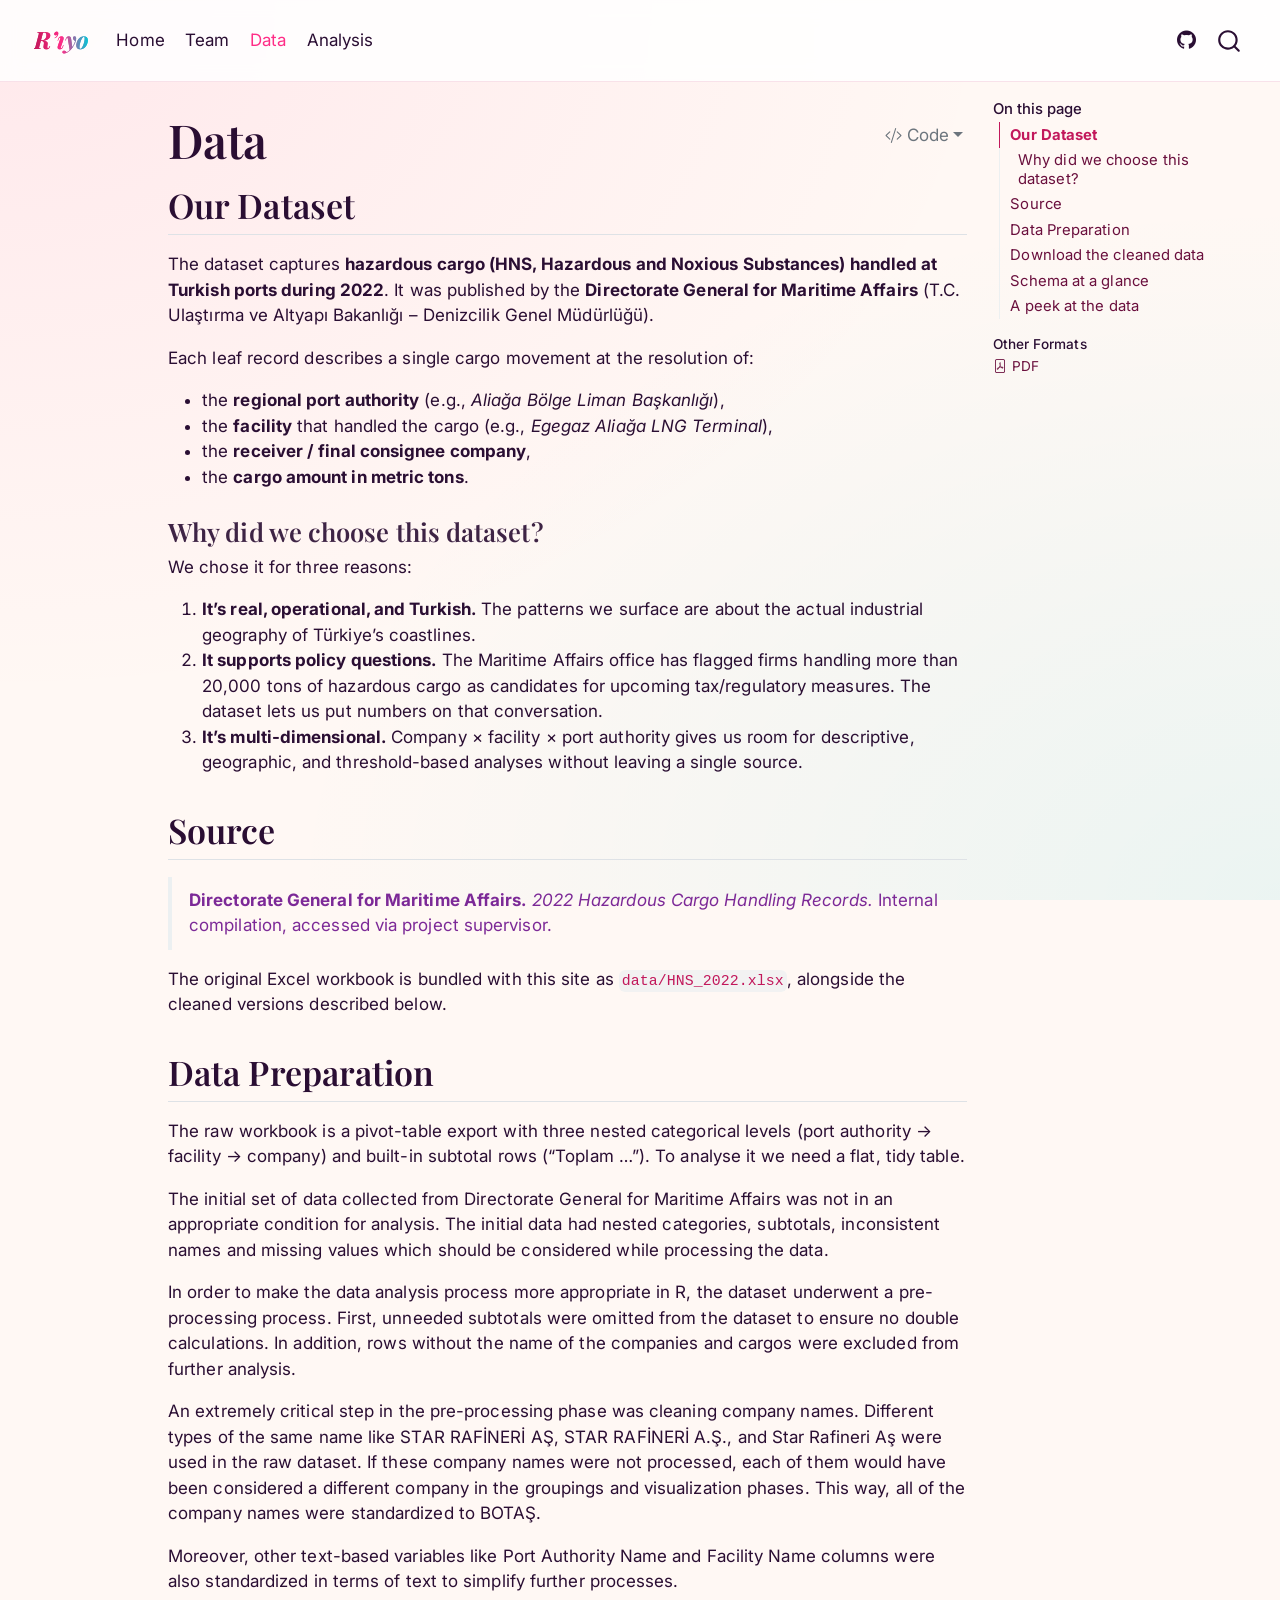
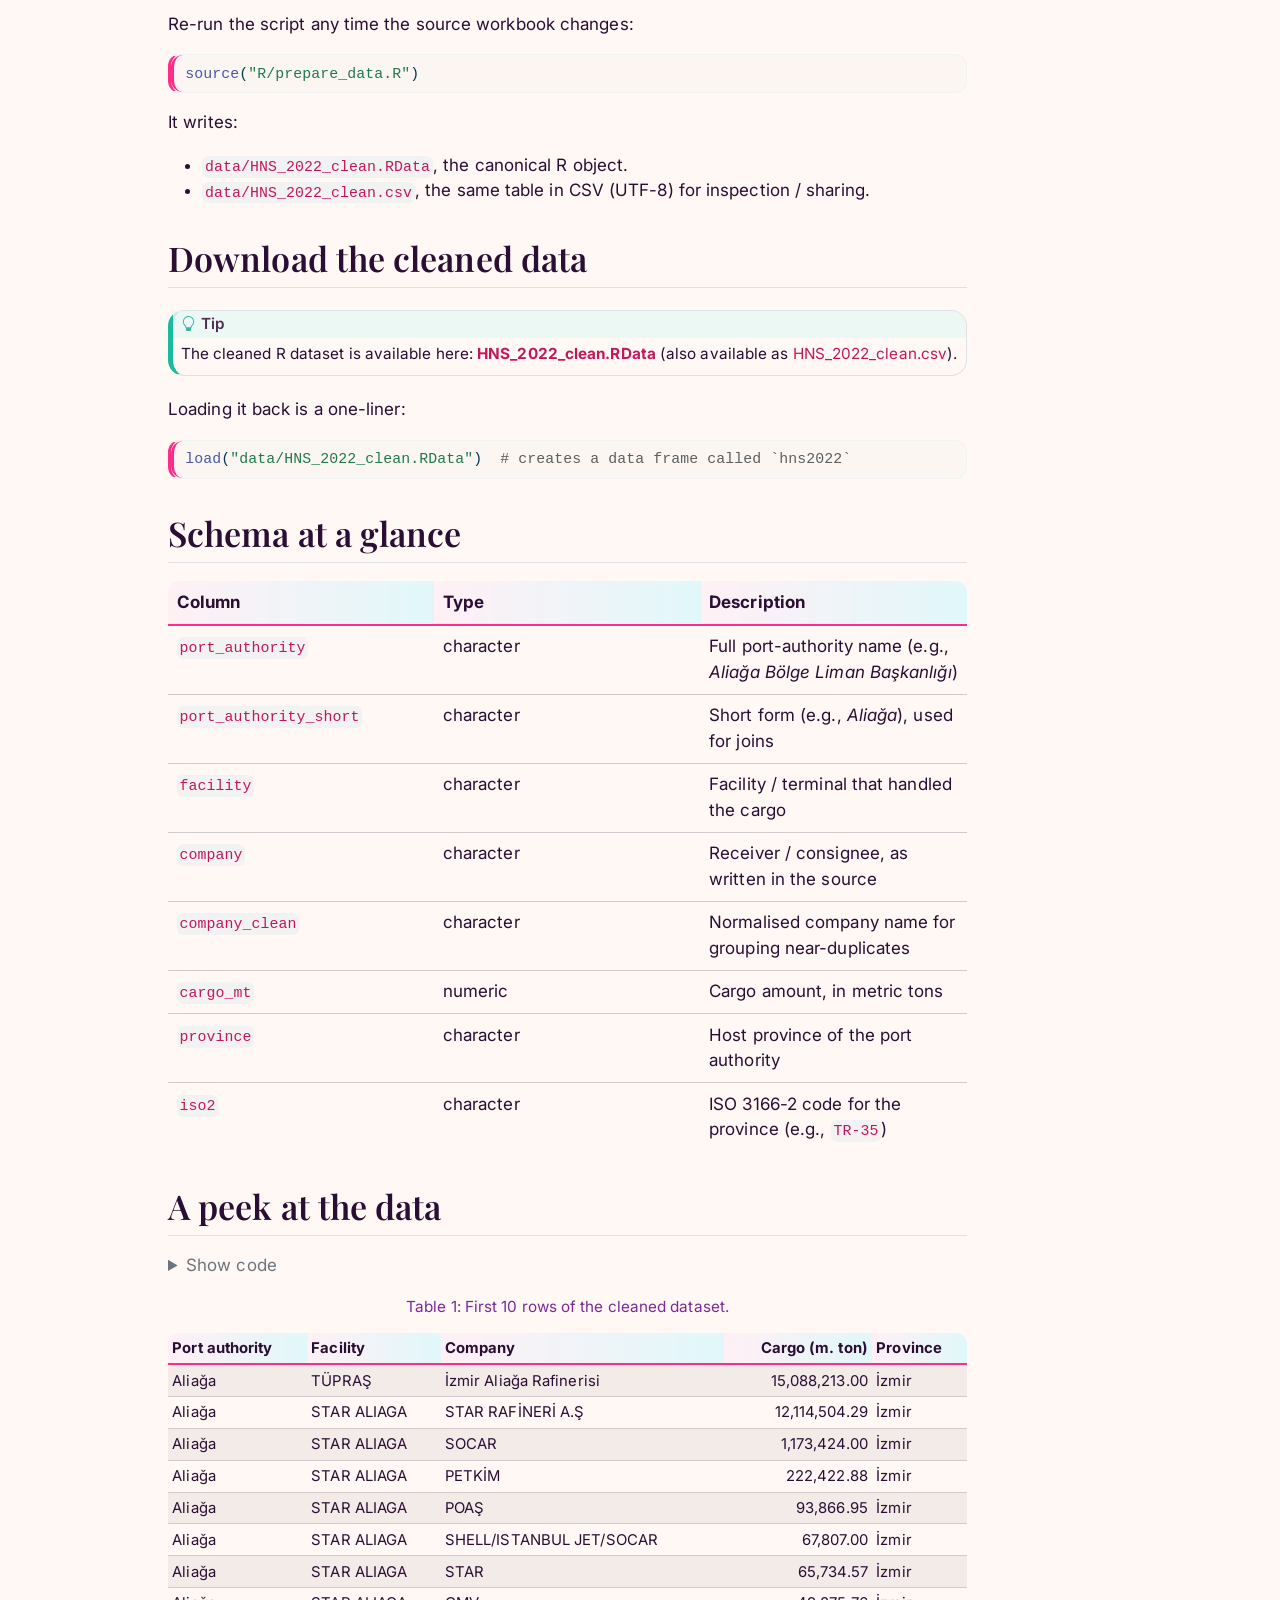
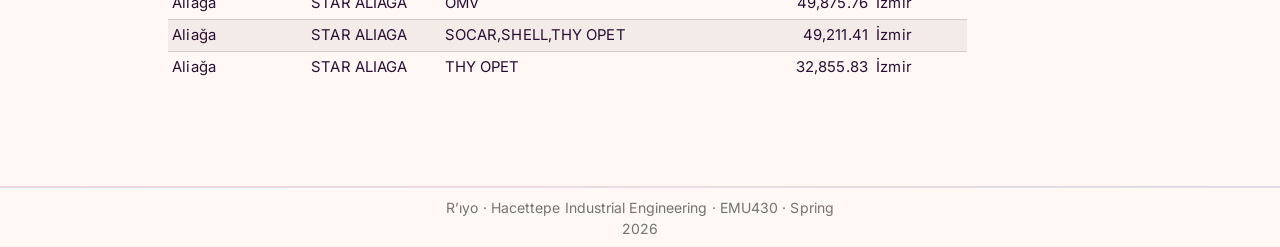
<file: docs/data.html>
<!DOCTYPE html>
<html xmlns="http://www.w3.org/1999/xhtml" lang="en" xml:lang="en"><head>

<meta charset="utf-8">
<meta name="generator" content="quarto-1.8.25">

<meta name="viewport" content="width=device-width, initial-scale=1.0, user-scalable=yes">


<title>Data – R’ıyo</title>
<style>
code{white-space: pre-wrap;}
span.smallcaps{font-variant: small-caps;}
div.columns{display: flex; gap: min(4vw, 1.5em);}
div.column{flex: auto; overflow-x: auto;}
div.hanging-indent{margin-left: 1.5em; text-indent: -1.5em;}
ul.task-list{list-style: none;}
ul.task-list li input[type="checkbox"] {
  width: 0.8em;
  margin: 0 0.8em 0.2em -1em; /* quarto-specific, see https://github.com/quarto-dev/quarto-cli/issues/4556 */ 
  vertical-align: middle;
}
/* CSS for syntax highlighting */
html { -webkit-text-size-adjust: 100%; }
pre > code.sourceCode { white-space: pre; position: relative; }
pre > code.sourceCode > span { display: inline-block; line-height: 1.25; }
pre > code.sourceCode > span:empty { height: 1.2em; }
.sourceCode { overflow: visible; }
code.sourceCode > span { color: inherit; text-decoration: inherit; }
div.sourceCode { margin: 1em 0; }
pre.sourceCode { margin: 0; }
@media screen {
div.sourceCode { overflow: auto; }
}
@media print {
pre > code.sourceCode { white-space: pre-wrap; }
pre > code.sourceCode > span { text-indent: -5em; padding-left: 5em; }
}
pre.numberSource code
  { counter-reset: source-line 0; }
pre.numberSource code > span
  { position: relative; left: -4em; counter-increment: source-line; }
pre.numberSource code > span > a:first-child::before
  { content: counter(source-line);
    position: relative; left: -1em; text-align: right; vertical-align: baseline;
    border: none; display: inline-block;
    -webkit-touch-callout: none; -webkit-user-select: none;
    -khtml-user-select: none; -moz-user-select: none;
    -ms-user-select: none; user-select: none;
    padding: 0 4px; width: 4em;
  }
pre.numberSource { margin-left: 3em;  padding-left: 4px; }
div.sourceCode
  {   }
@media screen {
pre > code.sourceCode > span > a:first-child::before { text-decoration: underline; }
}
</style>


<script src="site_libs/quarto-nav/quarto-nav.js"></script>
<script src="site_libs/clipboard/clipboard.min.js"></script>
<script src="site_libs/quarto-search/autocomplete.umd.js"></script>
<script src="site_libs/quarto-search/fuse.min.js"></script>
<script src="site_libs/quarto-search/quarto-search.js"></script>
<meta name="quarto:offset" content="./">
<script src="site_libs/quarto-html/quarto.js" type="module"></script>
<script src="site_libs/quarto-html/tabsets/tabsets.js" type="module"></script>
<script src="site_libs/quarto-html/axe/axe-check.js" type="module"></script>
<script src="site_libs/quarto-html/popper.min.js"></script>
<script src="site_libs/quarto-html/tippy.umd.min.js"></script>
<script src="site_libs/quarto-html/anchor.min.js"></script>
<link href="site_libs/quarto-html/tippy.css" rel="stylesheet">
<link href="site_libs/quarto-html/quarto-syntax-highlighting-7b89279ff1a6dce999919e0e67d4d9ec.css" rel="stylesheet" id="quarto-text-highlighting-styles">
<script src="site_libs/bootstrap/bootstrap.min.js"></script>
<link href="site_libs/bootstrap/bootstrap-icons.css" rel="stylesheet">
<link href="site_libs/bootstrap/bootstrap-de65a6009b1a2f889098839d39e7a635.min.css" rel="stylesheet" append-hash="true" id="quarto-bootstrap" data-mode="light">
<script id="quarto-search-options" type="application/json">{
  "location": "navbar",
  "copy-button": false,
  "collapse-after": 3,
  "panel-placement": "end",
  "type": "overlay",
  "limit": 50,
  "keyboard-shortcut": [
    "f",
    "/",
    "s"
  ],
  "show-item-context": false,
  "language": {
    "search-no-results-text": "No results",
    "search-matching-documents-text": "matching documents",
    "search-copy-link-title": "Copy link to search",
    "search-hide-matches-text": "Hide additional matches",
    "search-more-match-text": "more match in this document",
    "search-more-matches-text": "more matches in this document",
    "search-clear-button-title": "Clear",
    "search-text-placeholder": "",
    "search-detached-cancel-button-title": "Cancel",
    "search-submit-button-title": "Submit",
    "search-label": "Search"
  }
}</script>
<style>html{ scroll-behavior: smooth; }</style>
<script src="site_libs/kePrint-0.0.1/kePrint.js"></script>

<link href="site_libs/lightable-0.0.1/lightable.css" rel="stylesheet">

<link href="site_libs/pagedtable-1.1/css/pagedtable.css" rel="stylesheet">

<script src="site_libs/pagedtable-1.1/js/pagedtable.js"></script>



<link rel="stylesheet" href="styles.css">
</head>

<body class="nav-fixed quarto-light">

<div id="quarto-search-results"></div>
  <header id="quarto-header" class="headroom fixed-top">
    <nav class="navbar navbar-expand-lg " data-bs-theme="dark">
      <div class="navbar-container container-fluid">
      <div class="navbar-brand-container mx-auto">
    <a href="./index.html" class="navbar-brand navbar-brand-logo">
    </a>
    <a class="navbar-brand" href="./index.html">
    <span class="navbar-title">R’ıyo</span>
    </a>
  </div>
            <div id="quarto-search" class="" title="Search"></div>
          <button class="navbar-toggler" type="button" data-bs-toggle="collapse" data-bs-target="#navbarCollapse" aria-controls="navbarCollapse" role="menu" aria-expanded="false" aria-label="Toggle navigation" onclick="if (window.quartoToggleHeadroom) { window.quartoToggleHeadroom(); }">
  <span class="navbar-toggler-icon"></span>
</button>
          <div class="collapse navbar-collapse" id="navbarCollapse">
            <ul class="navbar-nav navbar-nav-scroll me-auto">
  <li class="nav-item">
    <a class="nav-link" href="./index.html"> 
<span class="menu-text">Home</span></a>
  </li>  
  <li class="nav-item">
    <a class="nav-link" href="./team.html"> 
<span class="menu-text">Team</span></a>
  </li>  
  <li class="nav-item">
    <a class="nav-link active" href="./data.html" aria-current="page"> 
<span class="menu-text">Data</span></a>
  </li>  
  <li class="nav-item">
    <a class="nav-link" href="./analysis.html"> 
<span class="menu-text">Analysis</span></a>
  </li>  
</ul>
            <ul class="navbar-nav navbar-nav-scroll ms-auto">
  <li class="nav-item compact">
    <a class="nav-link" href="https://github.com/EMU-Hacettepe-Analytics/emu430-fall2024-team-r-iyo"> <i class="bi bi-github" role="img">
</i> 
<span class="menu-text"></span></a>
  </li>  
</ul>
          </div> <!-- /navcollapse -->
            <div class="quarto-navbar-tools">
</div>
      </div> <!-- /container-fluid -->
    </nav>
</header>
<!-- content -->
<div id="quarto-content" class="quarto-container page-columns page-rows-contents page-layout-article page-navbar">
<!-- sidebar -->
<!-- margin-sidebar -->
    <div id="quarto-margin-sidebar" class="sidebar margin-sidebar">
        <nav id="TOC" role="doc-toc" class="toc-active">
    <h2 id="toc-title">On this page</h2>
   
  <ul>
  <li><a href="#our-dataset" id="toc-our-dataset" class="nav-link active" data-scroll-target="#our-dataset">Our Dataset</a>
  <ul class="collapse">
  <li><a href="#why-did-we-choose-this-dataset" id="toc-why-did-we-choose-this-dataset" class="nav-link" data-scroll-target="#why-did-we-choose-this-dataset">Why did we choose this dataset?</a></li>
  </ul></li>
  <li><a href="#source" id="toc-source" class="nav-link" data-scroll-target="#source">Source</a></li>
  <li><a href="#data-preparation" id="toc-data-preparation" class="nav-link" data-scroll-target="#data-preparation">Data Preparation</a></li>
  <li><a href="#download-the-cleaned-data" id="toc-download-the-cleaned-data" class="nav-link" data-scroll-target="#download-the-cleaned-data">Download the cleaned data</a></li>
  <li><a href="#schema-at-a-glance" id="toc-schema-at-a-glance" class="nav-link" data-scroll-target="#schema-at-a-glance">Schema at a glance</a></li>
  <li><a href="#a-peek-at-the-data" id="toc-a-peek-at-the-data" class="nav-link" data-scroll-target="#a-peek-at-the-data">A peek at the data</a></li>
  </ul>
<div class="quarto-alternate-formats"><h2>Other Formats</h2><ul><li><a href="data.pdf"><i class="bi bi-file-pdf"></i>PDF</a></li></ul></div></nav>
    </div>
<!-- main -->
<main class="content" id="quarto-document-content">

<header id="title-block-header" class="quarto-title-block default">
<div class="quarto-title">
<div class="quarto-title-block"><div><h1 class="title">Data</h1><button type="button" class="btn code-tools-button dropdown-toggle" id="quarto-code-tools-menu" data-bs-toggle="dropdown" aria-expanded="false"><i class="bi"></i> Code</button><ul class="dropdown-menu dropdown-menu-end" aria-labelelledby="quarto-code-tools-menu"><li><a id="quarto-show-all-code" class="dropdown-item" href="javascript:void(0)" role="button">Show All Code</a></li><li><a id="quarto-hide-all-code" class="dropdown-item" href="javascript:void(0)" role="button">Hide All Code</a></li><li><hr class="dropdown-divider"></li><li><a id="quarto-view-source" class="dropdown-item" href="javascript:void(0)" role="button">View Source</a></li></ul></div></div>
</div>



<div class="quarto-title-meta">

    
  
    
  </div>
  


</header>


<section id="our-dataset" class="level2">
<h2 class="anchored" data-anchor-id="our-dataset">Our Dataset</h2>
<p>The dataset captures <strong>hazardous cargo (HNS, Hazardous and Noxious Substances) handled at Turkish ports during 2022</strong>. It was published by the <strong>Directorate General for Maritime Affairs</strong> (T.C. Ulaştırma ve Altyapı Bakanlığı – Denizcilik Genel Müdürlüğü).</p>
<p>Each leaf record describes a single cargo movement at the resolution of:</p>
<ul>
<li>the <strong>regional port authority</strong> (e.g., <em>Aliağa Bölge Liman Başkanlığı</em>),</li>
<li>the <strong>facility</strong> that handled the cargo (e.g., <em>Egegaz Aliağa LNG Terminal</em>),</li>
<li>the <strong>receiver / final consignee company</strong>,</li>
<li>the <strong>cargo amount in metric tons</strong>.</li>
</ul>
<section id="why-did-we-choose-this-dataset" class="level3">
<h3 class="anchored" data-anchor-id="why-did-we-choose-this-dataset">Why did we choose this dataset?</h3>
<p>We chose it for three reasons:</p>
<ol type="1">
<li><strong>It’s real, operational, and Turkish.</strong> The patterns we surface are about the actual industrial geography of Türkiye’s coastlines.</li>
<li><strong>It supports policy questions.</strong> The Maritime Affairs office has flagged firms handling more than 20,000 tons of hazardous cargo as candidates for upcoming tax/regulatory measures. The dataset lets us put numbers on that conversation.</li>
<li><strong>It’s multi-dimensional.</strong> Company × facility × port authority gives us room for descriptive, geographic, and threshold-based analyses without leaving a single source.</li>
</ol>
</section>
</section>
<section id="source" class="level2">
<h2 class="anchored" data-anchor-id="source">Source</h2>
<blockquote class="blockquote">
<p><strong>Directorate General for Maritime Affairs.</strong> <em>2022 Hazardous Cargo Handling Records.</em> Internal compilation, accessed via project supervisor.</p>
</blockquote>
<p>The original Excel workbook is bundled with this site as <code>data/HNS_2022.xlsx</code>, alongside the cleaned versions described below.</p>
</section>
<section id="data-preparation" class="level2">
<h2 class="anchored" data-anchor-id="data-preparation">Data Preparation</h2>
<p>The raw workbook is a pivot-table export with three nested categorical levels (port authority → facility → company) and built-in subtotal rows (“Toplam …”). To analyse it we need a flat, tidy table.</p>
<p>The initial set of data collected from Directorate General for Maritime Affairs was not in an appropriate condition for analysis. The initial data had nested categories, subtotals, inconsistent names and missing values which should be considered while processing the data.</p>
<p>In order to make the data analysis process more appropriate in R, the dataset underwent a pre-processing process. First, unneeded subtotals were omitted from the dataset to ensure no double calculations. In addition, rows without the name of the companies and cargos were excluded from further analysis.</p>
<p>An extremely critical step in the pre-processing phase was cleaning company names. Different types of the same name like STAR RAFİNERİ AŞ, STAR RAFİNERİ A.Ş., and Star Rafineri Aş were used in the raw dataset. If these company names were not processed, each of them would have been considered a different company in the groupings and visualization phases. This way, all of the company names were standardized to BOTAŞ.</p>
<p>Moreover, other text-based variables like Port Authority Name and Facility Name columns were also standardized in terms of text to simplify further processes.</p>
<p>Re-run the script any time the source workbook changes:</p>
<div class="code-copy-outer-scaffold"><div class="sourceCode" id="cb1"><pre class="sourceCode r code-with-copy"><code class="sourceCode r"><span id="cb1-1"><a href="#cb1-1" aria-hidden="true" tabindex="-1"></a><span class="fu">source</span>(<span class="st">"R/prepare_data.R"</span>)</span></code></pre></div><button title="Copy to Clipboard" class="code-copy-button"><i class="bi"></i></button></div>
<p>It writes:</p>
<ul>
<li><code>data/HNS_2022_clean.RData</code>, the canonical R object.</li>
<li><code>data/HNS_2022_clean.csv</code>, the same table in CSV (UTF-8) for inspection / sharing.</li>
</ul>
</section>
<section id="download-the-cleaned-data" class="level2">
<h2 class="anchored" data-anchor-id="download-the-cleaned-data">Download the cleaned data</h2>
<div class="callout callout-style-default callout-tip callout-titled">
<div class="callout-header d-flex align-content-center">
<div class="callout-icon-container">
<i class="callout-icon"></i>
</div>
<div class="callout-title-container flex-fill">
Tip
</div>
</div>
<div class="callout-body-container callout-body">
<p>The cleaned R dataset is available here: <a href="data/HNS_2022_clean.RData"><strong>HNS_2022_clean.RData</strong></a> (also available as <a href="data/HNS_2022_clean.csv">HNS_2022_clean.csv</a>).</p>
</div>
</div>
<p>Loading it back is a one-liner:</p>
<div class="code-copy-outer-scaffold"><div class="sourceCode" id="cb2"><pre class="sourceCode r code-with-copy"><code class="sourceCode r"><span id="cb2-1"><a href="#cb2-1" aria-hidden="true" tabindex="-1"></a><span class="fu">load</span>(<span class="st">"data/HNS_2022_clean.RData"</span>)  <span class="co"># creates a data frame called `hns2022`</span></span></code></pre></div><button title="Copy to Clipboard" class="code-copy-button"><i class="bi"></i></button></div>
</section>
<section id="schema-at-a-glance" class="level2">
<h2 class="anchored" data-anchor-id="schema-at-a-glance">Schema at a glance</h2>
<table class="caption-top table">
<colgroup>
<col style="width: 33%">
<col style="width: 33%">
<col style="width: 33%">
</colgroup>
<thead>
<tr class="header">
<th>Column</th>
<th>Type</th>
<th>Description</th>
</tr>
</thead>
<tbody>
<tr class="odd">
<td><code>port_authority</code></td>
<td>character</td>
<td>Full port-authority name (e.g., <em>Aliağa Bölge Liman Başkanlığı</em>)</td>
</tr>
<tr class="even">
<td><code>port_authority_short</code></td>
<td>character</td>
<td>Short form (e.g., <em>Aliağa</em>), used for joins</td>
</tr>
<tr class="odd">
<td><code>facility</code></td>
<td>character</td>
<td>Facility / terminal that handled the cargo</td>
</tr>
<tr class="even">
<td><code>company</code></td>
<td>character</td>
<td>Receiver / consignee, as written in the source</td>
</tr>
<tr class="odd">
<td><code>company_clean</code></td>
<td>character</td>
<td>Normalised company name for grouping near-duplicates</td>
</tr>
<tr class="even">
<td><code>cargo_mt</code></td>
<td>numeric</td>
<td>Cargo amount, in metric tons</td>
</tr>
<tr class="odd">
<td><code>province</code></td>
<td>character</td>
<td>Host province of the port authority</td>
</tr>
<tr class="even">
<td><code>iso2</code></td>
<td>character</td>
<td>ISO 3166-2 code for the province (e.g., <code>TR-35</code>)</td>
</tr>
</tbody>
</table>
</section>
<section id="a-peek-at-the-data" class="level2">
<h2 class="anchored" data-anchor-id="a-peek-at-the-data">A peek at the data</h2>
<div class="cell">
<details class="code-fold">
<summary>Show code</summary>
<div class="code-copy-outer-scaffold"><div class="sourceCode cell-code" id="cb3"><pre class="sourceCode r code-with-copy"><code class="sourceCode r"><span id="cb3-1"><a href="#cb3-1" aria-hidden="true" tabindex="-1"></a>hns2022 <span class="sc">|&gt;</span></span>
<span id="cb3-2"><a href="#cb3-2" aria-hidden="true" tabindex="-1"></a>  dplyr<span class="sc">::</span><span class="fu">select</span>(port_authority_short, facility, company, cargo_mt, province) <span class="sc">|&gt;</span></span>
<span id="cb3-3"><a href="#cb3-3" aria-hidden="true" tabindex="-1"></a>  <span class="fu">head</span>(<span class="dv">10</span>) <span class="sc">|&gt;</span></span>
<span id="cb3-4"><a href="#cb3-4" aria-hidden="true" tabindex="-1"></a>  <span class="fu">kable</span>(</span>
<span id="cb3-5"><a href="#cb3-5" aria-hidden="true" tabindex="-1"></a>    <span class="at">col.names =</span> <span class="fu">c</span>(<span class="st">"Port authority"</span>, <span class="st">"Facility"</span>, <span class="st">"Company"</span>, <span class="st">"Cargo (m. ton)"</span>, <span class="st">"Province"</span>),</span>
<span id="cb3-6"><a href="#cb3-6" aria-hidden="true" tabindex="-1"></a>    <span class="at">format.args =</span> <span class="fu">list</span>(<span class="at">big.mark =</span> <span class="st">","</span>)</span>
<span id="cb3-7"><a href="#cb3-7" aria-hidden="true" tabindex="-1"></a>  ) <span class="sc">|&gt;</span></span>
<span id="cb3-8"><a href="#cb3-8" aria-hidden="true" tabindex="-1"></a>  <span class="fu">kable_styling</span>(<span class="at">bootstrap_options =</span> <span class="fu">c</span>(<span class="st">"striped"</span>, <span class="st">"hover"</span>), <span class="at">full_width =</span> <span class="cn">FALSE</span>)</span></code></pre></div><button title="Copy to Clipboard" class="code-copy-button"><i class="bi"></i></button></div>
</details>
<div id="tbl-head-rows" class="cell quarto-float quarto-figure quarto-figure-center anchored">
<figure class="quarto-float quarto-float-tbl figure">
<figcaption class="quarto-float-caption-top quarto-float-caption quarto-float-tbl" id="tbl-head-rows-caption-0ceaefa1-69ba-4598-a22c-09a6ac19f8ca">
Table&nbsp;1: First 10 rows of the cleaned dataset.
</figcaption>
<div aria-describedby="tbl-head-rows-caption-0ceaefa1-69ba-4598-a22c-09a6ac19f8ca">
<div class="cell-output-display">
<table class="table table-striped table-hover do-not-create-environment cell caption-top table-sm small">
<thead>
<tr class="header">
<th style="text-align: left;" data-quarto-table-cell-role="th">Port authority</th>
<th style="text-align: left;" data-quarto-table-cell-role="th">Facility</th>
<th style="text-align: left;" data-quarto-table-cell-role="th">Company</th>
<th style="text-align: right;" data-quarto-table-cell-role="th">Cargo (m. ton)</th>
<th style="text-align: left;" data-quarto-table-cell-role="th">Province</th>
</tr>
</thead>
<tbody>
<tr class="odd">
<td style="text-align: left;">Aliağa</td>
<td style="text-align: left;">TÜPRAŞ</td>
<td style="text-align: left;">İzmir Aliağa Rafinerisi</td>
<td style="text-align: right;">15,088,213.00</td>
<td style="text-align: left;">İzmir</td>
</tr>
<tr class="even">
<td style="text-align: left;">Aliağa</td>
<td style="text-align: left;">STAR ALIAGA</td>
<td style="text-align: left;">STAR RAFİNERİ A.Ş</td>
<td style="text-align: right;">12,114,504.29</td>
<td style="text-align: left;">İzmir</td>
</tr>
<tr class="odd">
<td style="text-align: left;">Aliağa</td>
<td style="text-align: left;">STAR ALIAGA</td>
<td style="text-align: left;">SOCAR</td>
<td style="text-align: right;">1,173,424.00</td>
<td style="text-align: left;">İzmir</td>
</tr>
<tr class="even">
<td style="text-align: left;">Aliağa</td>
<td style="text-align: left;">STAR ALIAGA</td>
<td style="text-align: left;">PETKİM</td>
<td style="text-align: right;">222,422.88</td>
<td style="text-align: left;">İzmir</td>
</tr>
<tr class="odd">
<td style="text-align: left;">Aliağa</td>
<td style="text-align: left;">STAR ALIAGA</td>
<td style="text-align: left;">POAŞ</td>
<td style="text-align: right;">93,866.95</td>
<td style="text-align: left;">İzmir</td>
</tr>
<tr class="even">
<td style="text-align: left;">Aliağa</td>
<td style="text-align: left;">STAR ALIAGA</td>
<td style="text-align: left;">SHELL/ISTANBUL JET/SOCAR</td>
<td style="text-align: right;">67,807.00</td>
<td style="text-align: left;">İzmir</td>
</tr>
<tr class="odd">
<td style="text-align: left;">Aliağa</td>
<td style="text-align: left;">STAR ALIAGA</td>
<td style="text-align: left;">STAR</td>
<td style="text-align: right;">65,734.57</td>
<td style="text-align: left;">İzmir</td>
</tr>
<tr class="even">
<td style="text-align: left;">Aliağa</td>
<td style="text-align: left;">STAR ALIAGA</td>
<td style="text-align: left;">OMV</td>
<td style="text-align: right;">49,875.76</td>
<td style="text-align: left;">İzmir</td>
</tr>
<tr class="odd">
<td style="text-align: left;">Aliağa</td>
<td style="text-align: left;">STAR ALIAGA</td>
<td style="text-align: left;">SOCAR,SHELL,THY OPET</td>
<td style="text-align: right;">49,211.41</td>
<td style="text-align: left;">İzmir</td>
</tr>
<tr class="even">
<td style="text-align: left;">Aliağa</td>
<td style="text-align: left;">STAR ALIAGA</td>
<td style="text-align: left;">THY OPET</td>
<td style="text-align: right;">32,855.83</td>
<td style="text-align: left;">İzmir</td>
</tr>
</tbody>
</table>
</div>
</div>
</figure>
</div>
</div>


<!-- -->

</section>

<a onclick="window.scrollTo(0, 0); return false;" role="button" id="quarto-back-to-top"><i class="bi bi-arrow-up"></i> Back to top</a></main> <!-- /main -->
<script id="quarto-html-after-body" type="application/javascript">
  window.document.addEventListener("DOMContentLoaded", function (event) {
    const icon = "";
    const anchorJS = new window.AnchorJS();
    anchorJS.options = {
      placement: 'right',
      icon: icon
    };
    anchorJS.add('.anchored');
    const isCodeAnnotation = (el) => {
      for (const clz of el.classList) {
        if (clz.startsWith('code-annotation-')) {                     
          return true;
        }
      }
      return false;
    }
    const onCopySuccess = function(e) {
      // button target
      const button = e.trigger;
      // don't keep focus
      button.blur();
      // flash "checked"
      button.classList.add('code-copy-button-checked');
      var currentTitle = button.getAttribute("title");
      button.setAttribute("title", "Copied!");
      let tooltip;
      if (window.bootstrap) {
        button.setAttribute("data-bs-toggle", "tooltip");
        button.setAttribute("data-bs-placement", "left");
        button.setAttribute("data-bs-title", "Copied!");
        tooltip = new bootstrap.Tooltip(button, 
          { trigger: "manual", 
            customClass: "code-copy-button-tooltip",
            offset: [0, -8]});
        tooltip.show();    
      }
      setTimeout(function() {
        if (tooltip) {
          tooltip.hide();
          button.removeAttribute("data-bs-title");
          button.removeAttribute("data-bs-toggle");
          button.removeAttribute("data-bs-placement");
        }
        button.setAttribute("title", currentTitle);
        button.classList.remove('code-copy-button-checked');
      }, 1000);
      // clear code selection
      e.clearSelection();
    }
    const getTextToCopy = function(trigger) {
      const outerScaffold = trigger.parentElement.cloneNode(true);
      const codeEl = outerScaffold.querySelector('code');
      for (const childEl of codeEl.children) {
        if (isCodeAnnotation(childEl)) {
          childEl.remove();
        }
      }
      return codeEl.innerText;
    }
    const clipboard = new window.ClipboardJS('.code-copy-button:not([data-in-quarto-modal])', {
      text: getTextToCopy
    });
    clipboard.on('success', onCopySuccess);
    if (window.document.getElementById('quarto-embedded-source-code-modal')) {
      const clipboardModal = new window.ClipboardJS('.code-copy-button[data-in-quarto-modal]', {
        text: getTextToCopy,
        container: window.document.getElementById('quarto-embedded-source-code-modal')
      });
      clipboardModal.on('success', onCopySuccess);
    }
    const viewSource = window.document.getElementById('quarto-view-source') ||
                       window.document.getElementById('quarto-code-tools-source');
    if (viewSource) {
      const sourceUrl = viewSource.getAttribute("data-quarto-source-url");
      viewSource.addEventListener("click", function(e) {
        if (sourceUrl) {
          // rstudio viewer pane
          if (/\bcapabilities=\b/.test(window.location)) {
            window.open(sourceUrl);
          } else {
            window.location.href = sourceUrl;
          }
        } else {
          const modal = new bootstrap.Modal(document.getElementById('quarto-embedded-source-code-modal'));
          modal.show();
        }
        return false;
      });
    }
    function toggleCodeHandler(show) {
      return function(e) {
        const detailsSrc = window.document.querySelectorAll(".cell > details > .sourceCode");
        for (let i=0; i<detailsSrc.length; i++) {
          const details = detailsSrc[i].parentElement;
          if (show) {
            details.open = true;
          } else {
            details.removeAttribute("open");
          }
        }
        const cellCodeDivs = window.document.querySelectorAll(".cell > .sourceCode");
        const fromCls = show ? "hidden" : "unhidden";
        const toCls = show ? "unhidden" : "hidden";
        for (let i=0; i<cellCodeDivs.length; i++) {
          const codeDiv = cellCodeDivs[i];
          if (codeDiv.classList.contains(fromCls)) {
            codeDiv.classList.remove(fromCls);
            codeDiv.classList.add(toCls);
          } 
        }
        return false;
      }
    }
    const hideAllCode = window.document.getElementById("quarto-hide-all-code");
    if (hideAllCode) {
      hideAllCode.addEventListener("click", toggleCodeHandler(false));
    }
    const showAllCode = window.document.getElementById("quarto-show-all-code");
    if (showAllCode) {
      showAllCode.addEventListener("click", toggleCodeHandler(true));
    }
      var localhostRegex = new RegExp(/^(?:http|https):\/\/localhost\:?[0-9]*\//);
      var mailtoRegex = new RegExp(/^mailto:/);
        var filterRegex = new RegExp('/' + window.location.host + '/');
      var isInternal = (href) => {
          return filterRegex.test(href) || localhostRegex.test(href) || mailtoRegex.test(href);
      }
      // Inspect non-navigation links and adorn them if external
     var links = window.document.querySelectorAll('a[href]:not(.nav-link):not(.navbar-brand):not(.toc-action):not(.sidebar-link):not(.sidebar-item-toggle):not(.pagination-link):not(.no-external):not([aria-hidden]):not(.dropdown-item):not(.quarto-navigation-tool):not(.about-link)');
      for (var i=0; i<links.length; i++) {
        const link = links[i];
        if (!isInternal(link.href)) {
          // undo the damage that might have been done by quarto-nav.js in the case of
          // links that we want to consider external
          if (link.dataset.originalHref !== undefined) {
            link.href = link.dataset.originalHref;
          }
            // target, if specified
            link.setAttribute("target", "_blank");
            if (link.getAttribute("rel") === null) {
              link.setAttribute("rel", "noopener");
            }
        }
      }
    function tippyHover(el, contentFn, onTriggerFn, onUntriggerFn) {
      const config = {
        allowHTML: true,
        maxWidth: 500,
        delay: 100,
        arrow: false,
        appendTo: function(el) {
            return el.parentElement;
        },
        interactive: true,
        interactiveBorder: 10,
        theme: 'quarto',
        placement: 'bottom-start',
      };
      if (contentFn) {
        config.content = contentFn;
      }
      if (onTriggerFn) {
        config.onTrigger = onTriggerFn;
      }
      if (onUntriggerFn) {
        config.onUntrigger = onUntriggerFn;
      }
      window.tippy(el, config); 
    }
    const noterefs = window.document.querySelectorAll('a[role="doc-noteref"]');
    for (var i=0; i<noterefs.length; i++) {
      const ref = noterefs[i];
      tippyHover(ref, function() {
        // use id or data attribute instead here
        let href = ref.getAttribute('data-footnote-href') || ref.getAttribute('href');
        try { href = new URL(href).hash; } catch {}
        const id = href.replace(/^#\/?/, "");
        const note = window.document.getElementById(id);
        if (note) {
          return note.innerHTML;
        } else {
          return "";
        }
      });
    }
    const xrefs = window.document.querySelectorAll('a.quarto-xref');
    const processXRef = (id, note) => {
      // Strip column container classes
      const stripColumnClz = (el) => {
        el.classList.remove("page-full", "page-columns");
        if (el.children) {
          for (const child of el.children) {
            stripColumnClz(child);
          }
        }
      }
      stripColumnClz(note)
      if (id === null || id.startsWith('sec-')) {
        // Special case sections, only their first couple elements
        const container = document.createElement("div");
        if (note.children && note.children.length > 2) {
          container.appendChild(note.children[0].cloneNode(true));
          for (let i = 1; i < note.children.length; i++) {
            const child = note.children[i];
            if (child.tagName === "P" && child.innerText === "") {
              continue;
            } else {
              container.appendChild(child.cloneNode(true));
              break;
            }
          }
          if (window.Quarto?.typesetMath) {
            window.Quarto.typesetMath(container);
          }
          return container.innerHTML
        } else {
          if (window.Quarto?.typesetMath) {
            window.Quarto.typesetMath(note);
          }
          return note.innerHTML;
        }
      } else {
        // Remove any anchor links if they are present
        const anchorLink = note.querySelector('a.anchorjs-link');
        if (anchorLink) {
          anchorLink.remove();
        }
        if (window.Quarto?.typesetMath) {
          window.Quarto.typesetMath(note);
        }
        if (note.classList.contains("callout")) {
          return note.outerHTML;
        } else {
          return note.innerHTML;
        }
      }
    }
    for (var i=0; i<xrefs.length; i++) {
      const xref = xrefs[i];
      tippyHover(xref, undefined, function(instance) {
        instance.disable();
        let url = xref.getAttribute('href');
        let hash = undefined; 
        if (url.startsWith('#')) {
          hash = url;
        } else {
          try { hash = new URL(url).hash; } catch {}
        }
        if (hash) {
          const id = hash.replace(/^#\/?/, "");
          const note = window.document.getElementById(id);
          if (note !== null) {
            try {
              const html = processXRef(id, note.cloneNode(true));
              instance.setContent(html);
            } finally {
              instance.enable();
              instance.show();
            }
          } else {
            // See if we can fetch this
            fetch(url.split('#')[0])
            .then(res => res.text())
            .then(html => {
              const parser = new DOMParser();
              const htmlDoc = parser.parseFromString(html, "text/html");
              const note = htmlDoc.getElementById(id);
              if (note !== null) {
                const html = processXRef(id, note);
                instance.setContent(html);
              } 
            }).finally(() => {
              instance.enable();
              instance.show();
            });
          }
        } else {
          // See if we can fetch a full url (with no hash to target)
          // This is a special case and we should probably do some content thinning / targeting
          fetch(url)
          .then(res => res.text())
          .then(html => {
            const parser = new DOMParser();
            const htmlDoc = parser.parseFromString(html, "text/html");
            const note = htmlDoc.querySelector('main.content');
            if (note !== null) {
              // This should only happen for chapter cross references
              // (since there is no id in the URL)
              // remove the first header
              if (note.children.length > 0 && note.children[0].tagName === "HEADER") {
                note.children[0].remove();
              }
              const html = processXRef(null, note);
              instance.setContent(html);
            } 
          }).finally(() => {
            instance.enable();
            instance.show();
          });
        }
      }, function(instance) {
      });
    }
        let selectedAnnoteEl;
        const selectorForAnnotation = ( cell, annotation) => {
          let cellAttr = 'data-code-cell="' + cell + '"';
          let lineAttr = 'data-code-annotation="' +  annotation + '"';
          const selector = 'span[' + cellAttr + '][' + lineAttr + ']';
          return selector;
        }
        const selectCodeLines = (annoteEl) => {
          const doc = window.document;
          const targetCell = annoteEl.getAttribute("data-target-cell");
          const targetAnnotation = annoteEl.getAttribute("data-target-annotation");
          const annoteSpan = window.document.querySelector(selectorForAnnotation(targetCell, targetAnnotation));
          const lines = annoteSpan.getAttribute("data-code-lines").split(",");
          const lineIds = lines.map((line) => {
            return targetCell + "-" + line;
          })
          let top = null;
          let height = null;
          let parent = null;
          if (lineIds.length > 0) {
              //compute the position of the single el (top and bottom and make a div)
              const el = window.document.getElementById(lineIds[0]);
              top = el.offsetTop;
              height = el.offsetHeight;
              parent = el.parentElement.parentElement;
            if (lineIds.length > 1) {
              const lastEl = window.document.getElementById(lineIds[lineIds.length - 1]);
              const bottom = lastEl.offsetTop + lastEl.offsetHeight;
              height = bottom - top;
            }
            if (top !== null && height !== null && parent !== null) {
              // cook up a div (if necessary) and position it 
              let div = window.document.getElementById("code-annotation-line-highlight");
              if (div === null) {
                div = window.document.createElement("div");
                div.setAttribute("id", "code-annotation-line-highlight");
                div.style.position = 'absolute';
                parent.appendChild(div);
              }
              div.style.top = top - 2 + "px";
              div.style.height = height + 4 + "px";
              div.style.left = 0;
              let gutterDiv = window.document.getElementById("code-annotation-line-highlight-gutter");
              if (gutterDiv === null) {
                gutterDiv = window.document.createElement("div");
                gutterDiv.setAttribute("id", "code-annotation-line-highlight-gutter");
                gutterDiv.style.position = 'absolute';
                const codeCell = window.document.getElementById(targetCell);
                const gutter = codeCell.querySelector('.code-annotation-gutter');
                gutter.appendChild(gutterDiv);
              }
              gutterDiv.style.top = top - 2 + "px";
              gutterDiv.style.height = height + 4 + "px";
            }
            selectedAnnoteEl = annoteEl;
          }
        };
        const unselectCodeLines = () => {
          const elementsIds = ["code-annotation-line-highlight", "code-annotation-line-highlight-gutter"];
          elementsIds.forEach((elId) => {
            const div = window.document.getElementById(elId);
            if (div) {
              div.remove();
            }
          });
          selectedAnnoteEl = undefined;
        };
          // Handle positioning of the toggle
      window.addEventListener(
        "resize",
        throttle(() => {
          elRect = undefined;
          if (selectedAnnoteEl) {
            selectCodeLines(selectedAnnoteEl);
          }
        }, 10)
      );
      function throttle(fn, ms) {
      let throttle = false;
      let timer;
        return (...args) => {
          if(!throttle) { // first call gets through
              fn.apply(this, args);
              throttle = true;
          } else { // all the others get throttled
              if(timer) clearTimeout(timer); // cancel #2
              timer = setTimeout(() => {
                fn.apply(this, args);
                timer = throttle = false;
              }, ms);
          }
        };
      }
        // Attach click handler to the DT
        const annoteDls = window.document.querySelectorAll('dt[data-target-cell]');
        for (const annoteDlNode of annoteDls) {
          annoteDlNode.addEventListener('click', (event) => {
            const clickedEl = event.target;
            if (clickedEl !== selectedAnnoteEl) {
              unselectCodeLines();
              const activeEl = window.document.querySelector('dt[data-target-cell].code-annotation-active');
              if (activeEl) {
                activeEl.classList.remove('code-annotation-active');
              }
              selectCodeLines(clickedEl);
              clickedEl.classList.add('code-annotation-active');
            } else {
              // Unselect the line
              unselectCodeLines();
              clickedEl.classList.remove('code-annotation-active');
            }
          });
        }
    const findCites = (el) => {
      const parentEl = el.parentElement;
      if (parentEl) {
        const cites = parentEl.dataset.cites;
        if (cites) {
          return {
            el,
            cites: cites.split(' ')
          };
        } else {
          return findCites(el.parentElement)
        }
      } else {
        return undefined;
      }
    };
    var bibliorefs = window.document.querySelectorAll('a[role="doc-biblioref"]');
    for (var i=0; i<bibliorefs.length; i++) {
      const ref = bibliorefs[i];
      const citeInfo = findCites(ref);
      if (citeInfo) {
        tippyHover(citeInfo.el, function() {
          var popup = window.document.createElement('div');
          citeInfo.cites.forEach(function(cite) {
            var citeDiv = window.document.createElement('div');
            citeDiv.classList.add('hanging-indent');
            citeDiv.classList.add('csl-entry');
            var biblioDiv = window.document.getElementById('ref-' + cite);
            if (biblioDiv) {
              citeDiv.innerHTML = biblioDiv.innerHTML;
            }
            popup.appendChild(citeDiv);
          });
          return popup.innerHTML;
        });
      }
    }
  });
  </script><div class="modal fade" id="quarto-embedded-source-code-modal" tabindex="-1" aria-labelledby="quarto-embedded-source-code-modal-label" aria-hidden="true"><div class="modal-dialog modal-dialog-scrollable"><div class="modal-content"><div class="modal-header"><h5 class="modal-title" id="quarto-embedded-source-code-modal-label">Source Code</h5><button class="btn-close" data-bs-dismiss="modal"></button></div><div class="modal-body"><div class="">
<div class="code-copy-outer-scaffold"><div class="sourceCode" id="cb4" data-shortcodes="false"><pre class="sourceCode markdown code-with-copy"><code class="sourceCode markdown"><span id="cb4-1"><a href="#cb4-1" aria-hidden="true" tabindex="-1"></a><span class="co">---</span></span>
<span id="cb4-2"><a href="#cb4-2" aria-hidden="true" tabindex="-1"></a><span class="an">title:</span><span class="co"> "Data"</span></span>
<span id="cb4-3"><a href="#cb4-3" aria-hidden="true" tabindex="-1"></a><span class="co">---</span></span>
<span id="cb4-4"><a href="#cb4-4" aria-hidden="true" tabindex="-1"></a></span>
<span id="cb4-7"><a href="#cb4-7" aria-hidden="true" tabindex="-1"></a><span class="in">```{r}</span></span>
<span id="cb4-8"><a href="#cb4-8" aria-hidden="true" tabindex="-1"></a><span class="co">#| label: data-setup</span></span>
<span id="cb4-9"><a href="#cb4-9" aria-hidden="true" tabindex="-1"></a><span class="co">#| include: false</span></span>
<span id="cb4-10"><a href="#cb4-10" aria-hidden="true" tabindex="-1"></a><span class="fu">suppressPackageStartupMessages</span>({</span>
<span id="cb4-11"><a href="#cb4-11" aria-hidden="true" tabindex="-1"></a>  <span class="fu">library</span>(dplyr)</span>
<span id="cb4-12"><a href="#cb4-12" aria-hidden="true" tabindex="-1"></a>  <span class="fu">library</span>(knitr)</span>
<span id="cb4-13"><a href="#cb4-13" aria-hidden="true" tabindex="-1"></a>  <span class="fu">library</span>(kableExtra)</span>
<span id="cb4-14"><a href="#cb4-14" aria-hidden="true" tabindex="-1"></a>})</span>
<span id="cb4-15"><a href="#cb4-15" aria-hidden="true" tabindex="-1"></a><span class="fu">load</span>(<span class="st">"data/HNS_2022_clean.RData"</span>)</span>
<span id="cb4-16"><a href="#cb4-16" aria-hidden="true" tabindex="-1"></a><span class="in">```</span></span>
<span id="cb4-17"><a href="#cb4-17" aria-hidden="true" tabindex="-1"></a></span>
<span id="cb4-18"><a href="#cb4-18" aria-hidden="true" tabindex="-1"></a><span class="fu">## Our Dataset</span></span>
<span id="cb4-19"><a href="#cb4-19" aria-hidden="true" tabindex="-1"></a></span>
<span id="cb4-20"><a href="#cb4-20" aria-hidden="true" tabindex="-1"></a>The dataset captures **hazardous cargo (HNS, Hazardous and Noxious Substances) handled at Turkish ports during 2022**. It was published by the **Directorate General for Maritime Affairs** (T.C. Ulaştırma ve Altyapı Bakanlığı – Denizcilik Genel Müdürlüğü).</span>
<span id="cb4-21"><a href="#cb4-21" aria-hidden="true" tabindex="-1"></a></span>
<span id="cb4-22"><a href="#cb4-22" aria-hidden="true" tabindex="-1"></a>Each leaf record describes a single cargo movement at the resolution of:</span>
<span id="cb4-23"><a href="#cb4-23" aria-hidden="true" tabindex="-1"></a></span>
<span id="cb4-24"><a href="#cb4-24" aria-hidden="true" tabindex="-1"></a><span class="ss">-   </span>the **regional port authority** (e.g., *Aliağa Bölge Liman Başkanlığı*),</span>
<span id="cb4-25"><a href="#cb4-25" aria-hidden="true" tabindex="-1"></a><span class="ss">-   </span>the **facility** that handled the cargo (e.g., *Egegaz Aliağa LNG Terminal*),</span>
<span id="cb4-26"><a href="#cb4-26" aria-hidden="true" tabindex="-1"></a><span class="ss">-   </span>the **receiver / final consignee company**,</span>
<span id="cb4-27"><a href="#cb4-27" aria-hidden="true" tabindex="-1"></a><span class="ss">-   </span>the **cargo amount in metric tons**.</span>
<span id="cb4-28"><a href="#cb4-28" aria-hidden="true" tabindex="-1"></a></span>
<span id="cb4-29"><a href="#cb4-29" aria-hidden="true" tabindex="-1"></a><span class="fu">### Why did we choose this dataset?</span></span>
<span id="cb4-30"><a href="#cb4-30" aria-hidden="true" tabindex="-1"></a></span>
<span id="cb4-31"><a href="#cb4-31" aria-hidden="true" tabindex="-1"></a>We chose it for three reasons:</span>
<span id="cb4-32"><a href="#cb4-32" aria-hidden="true" tabindex="-1"></a></span>
<span id="cb4-33"><a href="#cb4-33" aria-hidden="true" tabindex="-1"></a><span class="ss">1.  </span>**It's real, operational, and Turkish.** The patterns we surface are about the actual industrial geography of Türkiye's coastlines.</span>
<span id="cb4-34"><a href="#cb4-34" aria-hidden="true" tabindex="-1"></a><span class="ss">2.  </span>**It supports policy questions.** The Maritime Affairs office has flagged firms handling more than 20,000 tons of hazardous cargo as candidates for upcoming tax/regulatory measures. The dataset lets us put numbers on that conversation.</span>
<span id="cb4-35"><a href="#cb4-35" aria-hidden="true" tabindex="-1"></a><span class="ss">3.  </span>**It's multi-dimensional.** Company × facility × port authority gives us room for descriptive, geographic, and threshold-based analyses without leaving a single source.</span>
<span id="cb4-36"><a href="#cb4-36" aria-hidden="true" tabindex="-1"></a></span>
<span id="cb4-37"><a href="#cb4-37" aria-hidden="true" tabindex="-1"></a><span class="fu">## Source</span></span>
<span id="cb4-38"><a href="#cb4-38" aria-hidden="true" tabindex="-1"></a></span>
<span id="cb4-39"><a href="#cb4-39" aria-hidden="true" tabindex="-1"></a><span class="at">&gt; **Directorate General for Maritime Affairs.** *2022 Hazardous Cargo Handling Records.* Internal compilation, accessed via project supervisor.</span></span>
<span id="cb4-40"><a href="#cb4-40" aria-hidden="true" tabindex="-1"></a></span>
<span id="cb4-41"><a href="#cb4-41" aria-hidden="true" tabindex="-1"></a>The original Excel workbook is bundled with this site as <span class="in">`data/HNS_2022.xlsx`</span>, alongside the cleaned versions described below.</span>
<span id="cb4-42"><a href="#cb4-42" aria-hidden="true" tabindex="-1"></a></span>
<span id="cb4-43"><a href="#cb4-43" aria-hidden="true" tabindex="-1"></a><span class="fu">## Data Preparation </span></span>
<span id="cb4-44"><a href="#cb4-44" aria-hidden="true" tabindex="-1"></a></span>
<span id="cb4-45"><a href="#cb4-45" aria-hidden="true" tabindex="-1"></a>The raw workbook is a pivot-table export with three nested categorical levels (port authority → facility → company) and built-in subtotal rows ("Toplam …"). To analyse it we need a flat, tidy table.</span>
<span id="cb4-46"><a href="#cb4-46" aria-hidden="true" tabindex="-1"></a></span>
<span id="cb4-47"><a href="#cb4-47" aria-hidden="true" tabindex="-1"></a>The initial set of data collected from Directorate General for Maritime Affairs was not in an appropriate condition for analysis. The initial data had nested categories, subtotals, inconsistent names and missing values which should be considered while processing the data.</span>
<span id="cb4-48"><a href="#cb4-48" aria-hidden="true" tabindex="-1"></a></span>
<span id="cb4-49"><a href="#cb4-49" aria-hidden="true" tabindex="-1"></a>In order to make the data analysis process more appropriate in R, the dataset underwent a pre-processing process. First, unneeded subtotals were omitted from the dataset to ensure no double calculations. In addition, rows without the name of the companies and cargos were excluded from further analysis.</span>
<span id="cb4-50"><a href="#cb4-50" aria-hidden="true" tabindex="-1"></a></span>
<span id="cb4-51"><a href="#cb4-51" aria-hidden="true" tabindex="-1"></a>An extremely critical step in the pre-processing phase was cleaning company names. Different types of the same name like STAR RAFİNERİ AŞ, STAR RAFİNERİ A.Ş., and Star Rafineri Aş were used in the raw dataset. If these company names were not processed, each of them would have been considered a different company in the groupings and visualization phases. This way, all of the company names were standardized to BOTAŞ.</span>
<span id="cb4-52"><a href="#cb4-52" aria-hidden="true" tabindex="-1"></a></span>
<span id="cb4-53"><a href="#cb4-53" aria-hidden="true" tabindex="-1"></a>Moreover, other text-based variables like Port Authority Name and Facility Name columns were also standardized in terms of text to simplify further processes.</span>
<span id="cb4-54"><a href="#cb4-54" aria-hidden="true" tabindex="-1"></a></span>
<span id="cb4-55"><a href="#cb4-55" aria-hidden="true" tabindex="-1"></a>Re-run the script any time the source workbook changes:</span>
<span id="cb4-56"><a href="#cb4-56" aria-hidden="true" tabindex="-1"></a></span>
<span id="cb4-57"><a href="#cb4-57" aria-hidden="true" tabindex="-1"></a><span class="in">``` r</span></span>
<span id="cb4-58"><a href="#cb4-58" aria-hidden="true" tabindex="-1"></a><span class="fu">source</span>(<span class="st">"R/prepare_data.R"</span>)</span>
<span id="cb4-59"><a href="#cb4-59" aria-hidden="true" tabindex="-1"></a><span class="in">```</span></span>
<span id="cb4-60"><a href="#cb4-60" aria-hidden="true" tabindex="-1"></a></span>
<span id="cb4-61"><a href="#cb4-61" aria-hidden="true" tabindex="-1"></a>It writes:</span>
<span id="cb4-62"><a href="#cb4-62" aria-hidden="true" tabindex="-1"></a></span>
<span id="cb4-63"><a href="#cb4-63" aria-hidden="true" tabindex="-1"></a><span class="ss">-   </span><span class="in">`data/HNS_2022_clean.RData`</span>, the canonical R object.</span>
<span id="cb4-64"><a href="#cb4-64" aria-hidden="true" tabindex="-1"></a><span class="ss">-   </span><span class="in">`data/HNS_2022_clean.csv`</span>, the same table in CSV (UTF-8) for inspection / sharing.</span>
<span id="cb4-65"><a href="#cb4-65" aria-hidden="true" tabindex="-1"></a></span>
<span id="cb4-66"><a href="#cb4-66" aria-hidden="true" tabindex="-1"></a><span class="fu">## Download the cleaned data</span></span>
<span id="cb4-67"><a href="#cb4-67" aria-hidden="true" tabindex="-1"></a></span>
<span id="cb4-68"><a href="#cb4-68" aria-hidden="true" tabindex="-1"></a>::: callout-tip</span>
<span id="cb4-69"><a href="#cb4-69" aria-hidden="true" tabindex="-1"></a>The cleaned R dataset is available here: <span class="co">[</span><span class="ot">**HNS_2022_clean.RData**</span><span class="co">](data/HNS_2022_clean.RData)</span> (also available as <span class="co">[</span><span class="ot">HNS_2022_clean.csv</span><span class="co">](data/HNS_2022_clean.csv)</span>).</span>
<span id="cb4-70"><a href="#cb4-70" aria-hidden="true" tabindex="-1"></a>:::</span>
<span id="cb4-71"><a href="#cb4-71" aria-hidden="true" tabindex="-1"></a></span>
<span id="cb4-72"><a href="#cb4-72" aria-hidden="true" tabindex="-1"></a>Loading it back is a one-liner:</span>
<span id="cb4-73"><a href="#cb4-73" aria-hidden="true" tabindex="-1"></a></span>
<span id="cb4-74"><a href="#cb4-74" aria-hidden="true" tabindex="-1"></a><span class="in">``` r</span></span>
<span id="cb4-75"><a href="#cb4-75" aria-hidden="true" tabindex="-1"></a><span class="fu">load</span>(<span class="st">"data/HNS_2022_clean.RData"</span>)  <span class="co"># creates a data frame called `hns2022`</span></span>
<span id="cb4-76"><a href="#cb4-76" aria-hidden="true" tabindex="-1"></a><span class="in">```</span></span>
<span id="cb4-77"><a href="#cb4-77" aria-hidden="true" tabindex="-1"></a></span>
<span id="cb4-78"><a href="#cb4-78" aria-hidden="true" tabindex="-1"></a><span class="fu">## Schema at a glance</span></span>
<span id="cb4-79"><a href="#cb4-79" aria-hidden="true" tabindex="-1"></a></span>
<span id="cb4-80"><a href="#cb4-80" aria-hidden="true" tabindex="-1"></a><span class="pp">|</span> Column <span class="pp">|</span> Type <span class="pp">|</span> Description <span class="pp">|</span></span>
<span id="cb4-81"><a href="#cb4-81" aria-hidden="true" tabindex="-1"></a><span class="pp">|------------------------|------------------------|------------------------|</span></span>
<span id="cb4-82"><a href="#cb4-82" aria-hidden="true" tabindex="-1"></a><span class="pp">|</span> <span class="in">`port_authority`</span> <span class="pp">|</span> character <span class="pp">|</span> Full port-authority name (e.g., *Aliağa Bölge Liman Başkanlığı*) <span class="pp">|</span></span>
<span id="cb4-83"><a href="#cb4-83" aria-hidden="true" tabindex="-1"></a><span class="pp">|</span> <span class="in">`port_authority_short`</span> <span class="pp">|</span> character <span class="pp">|</span> Short form (e.g., *Aliağa*), used for joins <span class="pp">|</span></span>
<span id="cb4-84"><a href="#cb4-84" aria-hidden="true" tabindex="-1"></a><span class="pp">|</span> <span class="in">`facility`</span> <span class="pp">|</span> character <span class="pp">|</span> Facility / terminal that handled the cargo <span class="pp">|</span></span>
<span id="cb4-85"><a href="#cb4-85" aria-hidden="true" tabindex="-1"></a><span class="pp">|</span> <span class="in">`company`</span> <span class="pp">|</span> character <span class="pp">|</span> Receiver / consignee, as written in the source <span class="pp">|</span></span>
<span id="cb4-86"><a href="#cb4-86" aria-hidden="true" tabindex="-1"></a><span class="pp">|</span> <span class="in">`company_clean`</span> <span class="pp">|</span> character <span class="pp">|</span> Normalised company name for grouping near-duplicates <span class="pp">|</span></span>
<span id="cb4-87"><a href="#cb4-87" aria-hidden="true" tabindex="-1"></a><span class="pp">|</span> <span class="in">`cargo_mt`</span> <span class="pp">|</span> numeric <span class="pp">|</span> Cargo amount, in metric tons <span class="pp">|</span></span>
<span id="cb4-88"><a href="#cb4-88" aria-hidden="true" tabindex="-1"></a><span class="pp">|</span> <span class="in">`province`</span> <span class="pp">|</span> character <span class="pp">|</span> Host province of the port authority <span class="pp">|</span></span>
<span id="cb4-89"><a href="#cb4-89" aria-hidden="true" tabindex="-1"></a><span class="pp">|</span> <span class="in">`iso2`</span> <span class="pp">|</span> character <span class="pp">|</span> ISO 3166-2 code for the province (e.g., <span class="in">`TR-35`</span>) <span class="pp">|</span></span>
<span id="cb4-90"><a href="#cb4-90" aria-hidden="true" tabindex="-1"></a></span>
<span id="cb4-91"><a href="#cb4-91" aria-hidden="true" tabindex="-1"></a><span class="fu">## A peek at the data</span></span>
<span id="cb4-92"><a href="#cb4-92" aria-hidden="true" tabindex="-1"></a></span>
<span id="cb4-95"><a href="#cb4-95" aria-hidden="true" tabindex="-1"></a><span class="in">```{r}</span></span>
<span id="cb4-96"><a href="#cb4-96" aria-hidden="true" tabindex="-1"></a><span class="co">#| label: tbl-head-rows</span></span>
<span id="cb4-97"><a href="#cb4-97" aria-hidden="true" tabindex="-1"></a><span class="co">#| tbl-cap: "First 10 rows of the cleaned dataset."</span></span>
<span id="cb4-98"><a href="#cb4-98" aria-hidden="true" tabindex="-1"></a><span class="co">#| code-fold: true</span></span>
<span id="cb4-99"><a href="#cb4-99" aria-hidden="true" tabindex="-1"></a>hns2022 <span class="sc">|&gt;</span></span>
<span id="cb4-100"><a href="#cb4-100" aria-hidden="true" tabindex="-1"></a>  dplyr<span class="sc">::</span><span class="fu">select</span>(port_authority_short, facility, company, cargo_mt, province) <span class="sc">|&gt;</span></span>
<span id="cb4-101"><a href="#cb4-101" aria-hidden="true" tabindex="-1"></a>  <span class="fu">head</span>(<span class="dv">10</span>) <span class="sc">|&gt;</span></span>
<span id="cb4-102"><a href="#cb4-102" aria-hidden="true" tabindex="-1"></a>  <span class="fu">kable</span>(</span>
<span id="cb4-103"><a href="#cb4-103" aria-hidden="true" tabindex="-1"></a>    <span class="at">col.names =</span> <span class="fu">c</span>(<span class="st">"Port authority"</span>, <span class="st">"Facility"</span>, <span class="st">"Company"</span>, <span class="st">"Cargo (m. ton)"</span>, <span class="st">"Province"</span>),</span>
<span id="cb4-104"><a href="#cb4-104" aria-hidden="true" tabindex="-1"></a>    <span class="at">format.args =</span> <span class="fu">list</span>(<span class="at">big.mark =</span> <span class="st">","</span>)</span>
<span id="cb4-105"><a href="#cb4-105" aria-hidden="true" tabindex="-1"></a>  ) <span class="sc">|&gt;</span></span>
<span id="cb4-106"><a href="#cb4-106" aria-hidden="true" tabindex="-1"></a>  <span class="fu">kable_styling</span>(<span class="at">bootstrap_options =</span> <span class="fu">c</span>(<span class="st">"striped"</span>, <span class="st">"hover"</span>), <span class="at">full_width =</span> <span class="cn">FALSE</span>)</span>
<span id="cb4-107"><a href="#cb4-107" aria-hidden="true" tabindex="-1"></a><span class="in">```</span></span>
</code></pre></div><button title="Copy to Clipboard" class="code-copy-button" data-in-quarto-modal=""><i class="bi"></i></button></div>
</div></div></div></div></div>
</div> <!-- /content -->
<footer class="footer">
  <div class="nav-footer">
    <div class="nav-footer-left">
      &nbsp;
    </div>   
    <div class="nav-footer-center">
<p>R’ıyo · Hacettepe Industrial Engineering · EMU430 · Spring 2026</p>
</div>
    <div class="nav-footer-right">
      &nbsp;
    </div>
  </div>
</footer>




<script src="site_libs/quarto-html/zenscroll-min.js"></script>
</body></html>
</file>
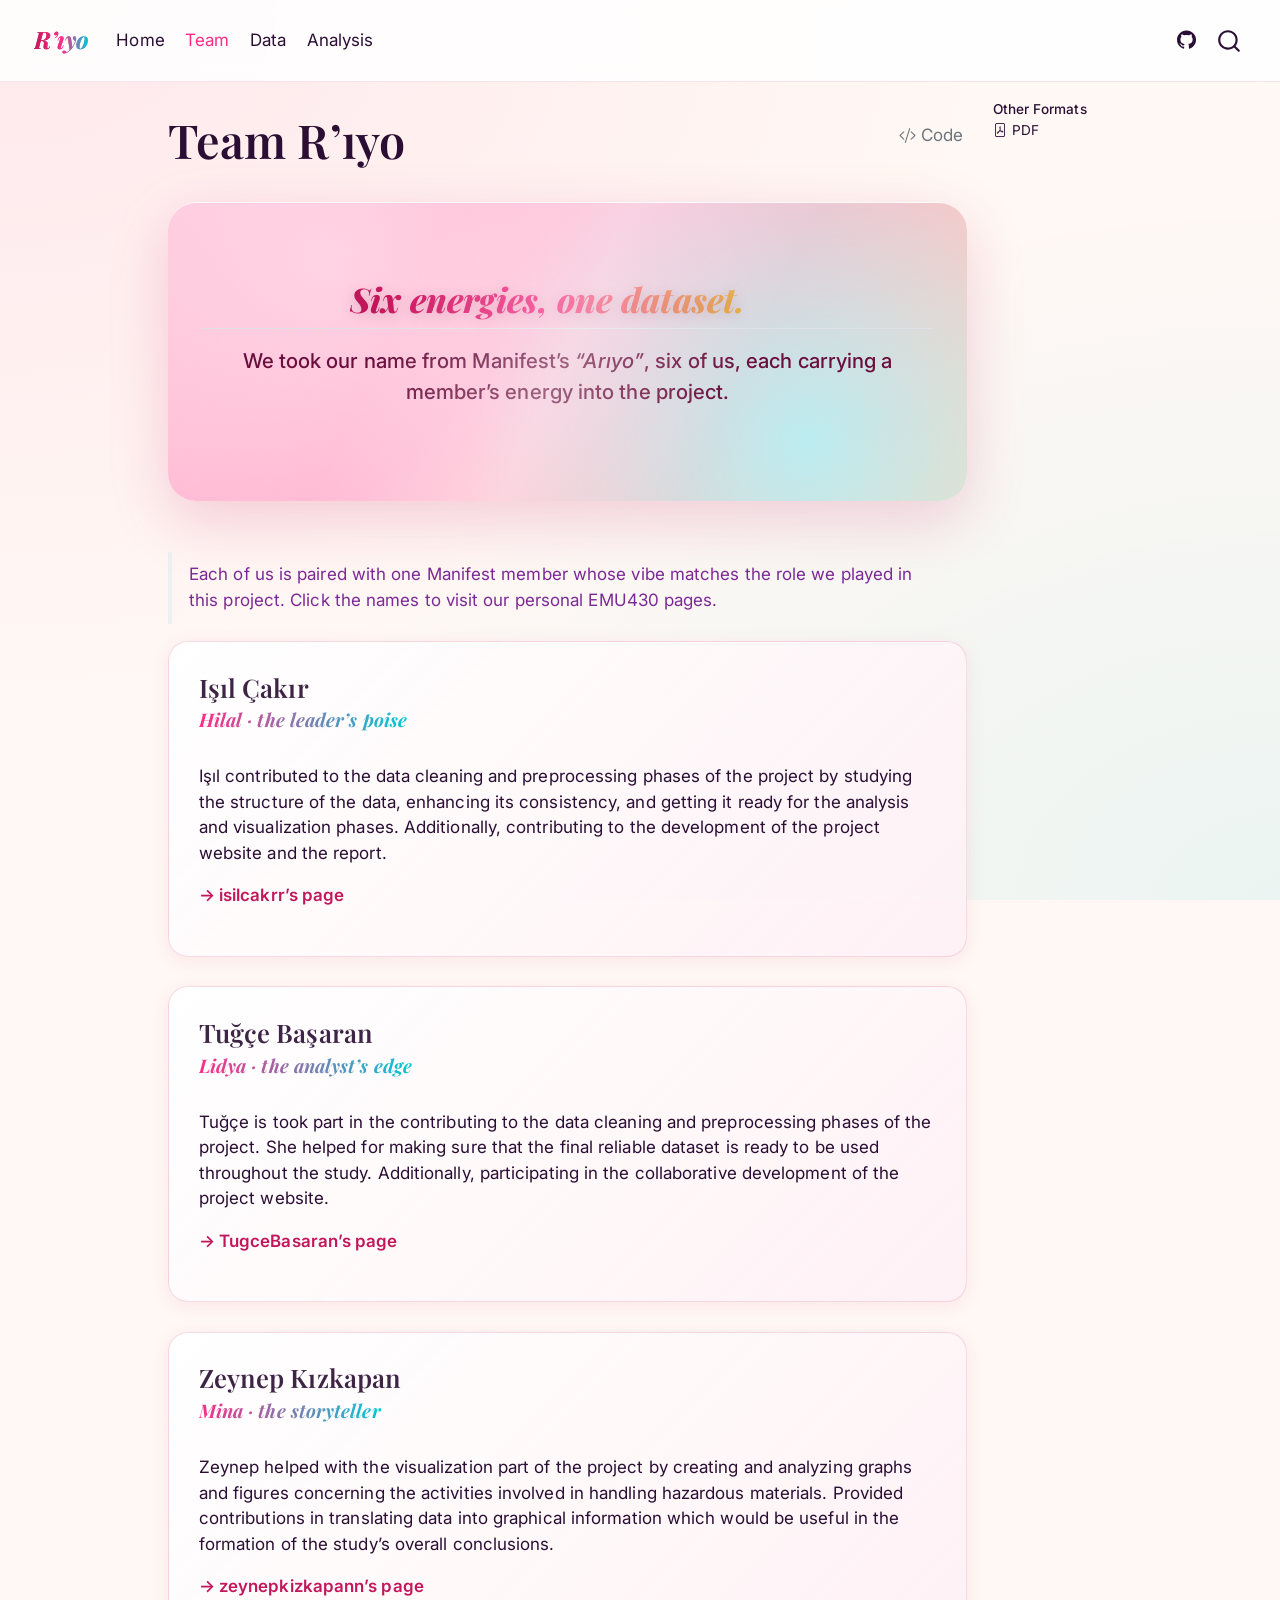
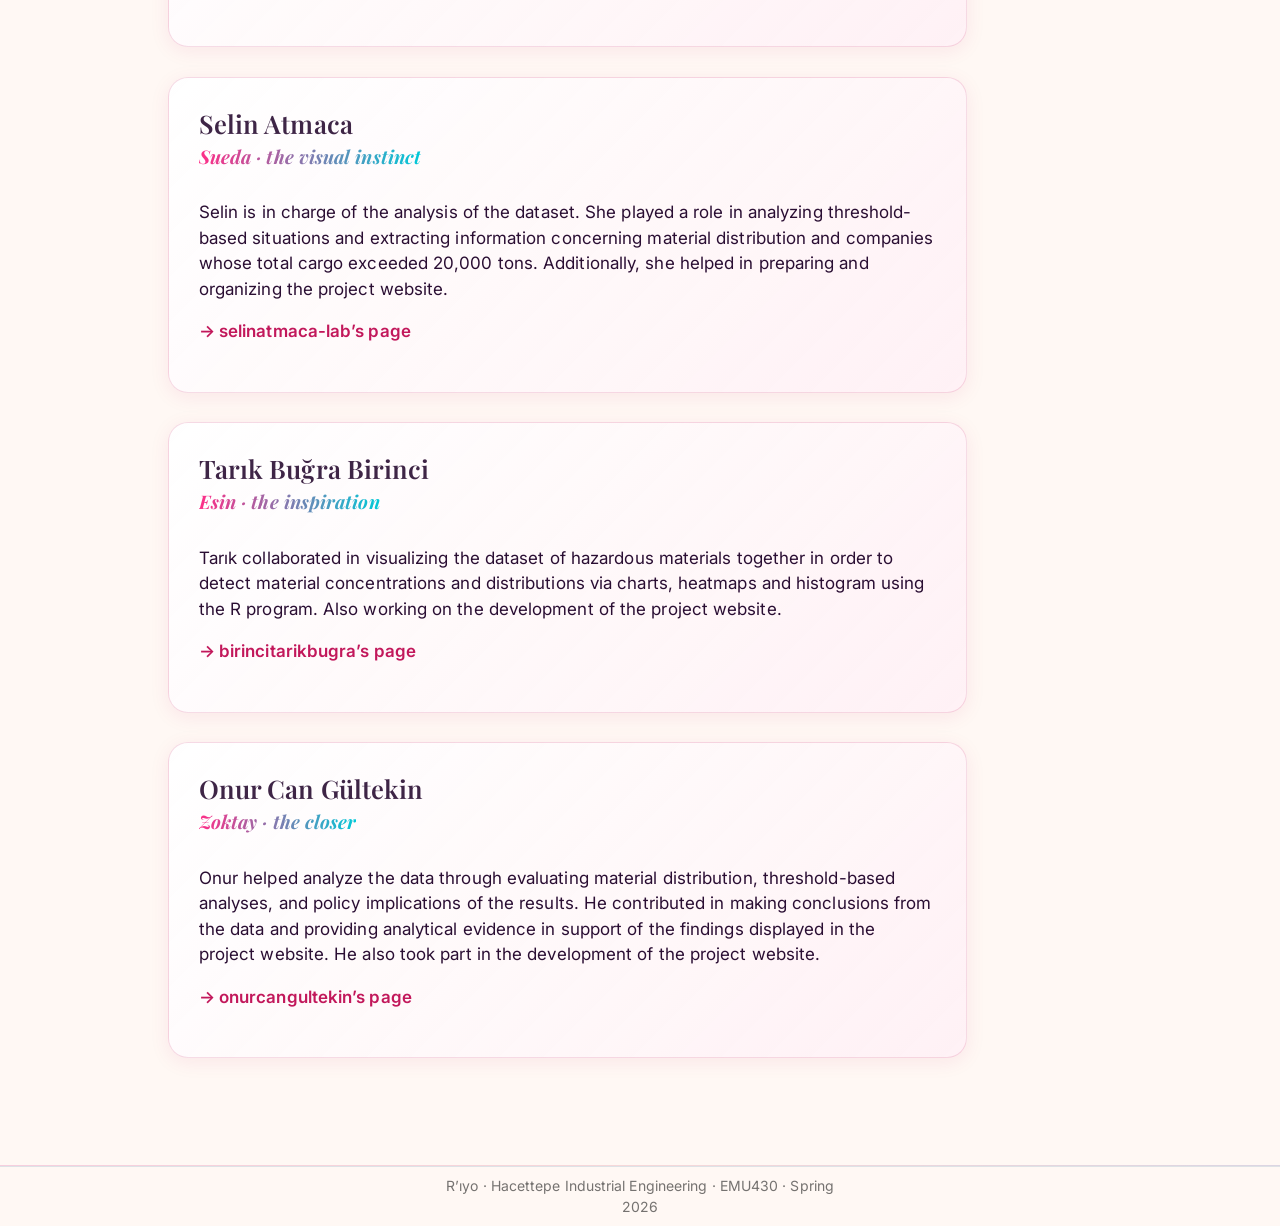
<file: docs/team.html>
<!DOCTYPE html>
<html xmlns="http://www.w3.org/1999/xhtml" lang="en" xml:lang="en"><head>

<meta charset="utf-8">
<meta name="generator" content="quarto-1.8.25">

<meta name="viewport" content="width=device-width, initial-scale=1.0, user-scalable=yes">


<title>Team R’ıyo – R'ıyo</title>
<style>
code{white-space: pre-wrap;}
span.smallcaps{font-variant: small-caps;}
div.columns{display: flex; gap: min(4vw, 1.5em);}
div.column{flex: auto; overflow-x: auto;}
div.hanging-indent{margin-left: 1.5em; text-indent: -1.5em;}
ul.task-list{list-style: none;}
ul.task-list li input[type="checkbox"] {
  width: 0.8em;
  margin: 0 0.8em 0.2em -1em; /* quarto-specific, see https://github.com/quarto-dev/quarto-cli/issues/4556 */ 
  vertical-align: middle;
}
/* CSS for syntax highlighting */
html { -webkit-text-size-adjust: 100%; }
pre > code.sourceCode { white-space: pre; position: relative; }
pre > code.sourceCode > span { display: inline-block; line-height: 1.25; }
pre > code.sourceCode > span:empty { height: 1.2em; }
.sourceCode { overflow: visible; }
code.sourceCode > span { color: inherit; text-decoration: inherit; }
div.sourceCode { margin: 1em 0; }
pre.sourceCode { margin: 0; }
@media screen {
div.sourceCode { overflow: auto; }
}
@media print {
pre > code.sourceCode { white-space: pre-wrap; }
pre > code.sourceCode > span { text-indent: -5em; padding-left: 5em; }
}
pre.numberSource code
  { counter-reset: source-line 0; }
pre.numberSource code > span
  { position: relative; left: -4em; counter-increment: source-line; }
pre.numberSource code > span > a:first-child::before
  { content: counter(source-line);
    position: relative; left: -1em; text-align: right; vertical-align: baseline;
    border: none; display: inline-block;
    -webkit-touch-callout: none; -webkit-user-select: none;
    -khtml-user-select: none; -moz-user-select: none;
    -ms-user-select: none; user-select: none;
    padding: 0 4px; width: 4em;
  }
pre.numberSource { margin-left: 3em;  padding-left: 4px; }
div.sourceCode
  {   }
@media screen {
pre > code.sourceCode > span > a:first-child::before { text-decoration: underline; }
}
</style>


<script src="site_libs/quarto-nav/quarto-nav.js"></script>
<script src="site_libs/clipboard/clipboard.min.js"></script>
<script src="site_libs/quarto-search/autocomplete.umd.js"></script>
<script src="site_libs/quarto-search/fuse.min.js"></script>
<script src="site_libs/quarto-search/quarto-search.js"></script>
<meta name="quarto:offset" content="./">
<script src="site_libs/quarto-html/quarto.js" type="module"></script>
<script src="site_libs/quarto-html/tabsets/tabsets.js" type="module"></script>
<script src="site_libs/quarto-html/axe/axe-check.js" type="module"></script>
<script src="site_libs/quarto-html/popper.min.js"></script>
<script src="site_libs/quarto-html/tippy.umd.min.js"></script>
<script src="site_libs/quarto-html/anchor.min.js"></script>
<link href="site_libs/quarto-html/tippy.css" rel="stylesheet">
<link href="site_libs/quarto-html/quarto-syntax-highlighting-7b89279ff1a6dce999919e0e67d4d9ec.css" rel="stylesheet" id="quarto-text-highlighting-styles">
<script src="site_libs/bootstrap/bootstrap.min.js"></script>
<link href="site_libs/bootstrap/bootstrap-icons.css" rel="stylesheet">
<link href="site_libs/bootstrap/bootstrap-de65a6009b1a2f889098839d39e7a635.min.css" rel="stylesheet" append-hash="true" id="quarto-bootstrap" data-mode="light">
<script id="quarto-search-options" type="application/json">{
  "location": "navbar",
  "copy-button": false,
  "collapse-after": 3,
  "panel-placement": "end",
  "type": "overlay",
  "limit": 50,
  "keyboard-shortcut": [
    "f",
    "/",
    "s"
  ],
  "show-item-context": false,
  "language": {
    "search-no-results-text": "No results",
    "search-matching-documents-text": "matching documents",
    "search-copy-link-title": "Copy link to search",
    "search-hide-matches-text": "Hide additional matches",
    "search-more-match-text": "more match in this document",
    "search-more-matches-text": "more matches in this document",
    "search-clear-button-title": "Clear",
    "search-text-placeholder": "",
    "search-detached-cancel-button-title": "Cancel",
    "search-submit-button-title": "Submit",
    "search-label": "Search"
  }
}</script>
<style>html{ scroll-behavior: smooth; }</style>


<link rel="stylesheet" href="styles.css">
</head>

<body class="nav-fixed quarto-light">

<div id="quarto-search-results"></div>
  <header id="quarto-header" class="headroom fixed-top">
    <nav class="navbar navbar-expand-lg " data-bs-theme="dark">
      <div class="navbar-container container-fluid">
      <div class="navbar-brand-container mx-auto">
    <a href="./index.html" class="navbar-brand navbar-brand-logo">
    </a>
    <a class="navbar-brand" href="./index.html">
    <span class="navbar-title">R’ıyo</span>
    </a>
  </div>
            <div id="quarto-search" class="" title="Search"></div>
          <button class="navbar-toggler" type="button" data-bs-toggle="collapse" data-bs-target="#navbarCollapse" aria-controls="navbarCollapse" role="menu" aria-expanded="false" aria-label="Toggle navigation" onclick="if (window.quartoToggleHeadroom) { window.quartoToggleHeadroom(); }">
  <span class="navbar-toggler-icon"></span>
</button>
          <div class="collapse navbar-collapse" id="navbarCollapse">
            <ul class="navbar-nav navbar-nav-scroll me-auto">
  <li class="nav-item">
    <a class="nav-link" href="./index.html"> 
<span class="menu-text">Home</span></a>
  </li>  
  <li class="nav-item">
    <a class="nav-link active" href="./team.html" aria-current="page"> 
<span class="menu-text">Team</span></a>
  </li>  
  <li class="nav-item">
    <a class="nav-link" href="./data.html"> 
<span class="menu-text">Data</span></a>
  </li>  
  <li class="nav-item">
    <a class="nav-link" href="./analysis.html"> 
<span class="menu-text">Analysis</span></a>
  </li>  
</ul>
            <ul class="navbar-nav navbar-nav-scroll ms-auto">
  <li class="nav-item compact">
    <a class="nav-link" href="https://github.com/EMU-Hacettepe-Analytics/emu430-fall2024-team-r-iyo"> <i class="bi bi-github" role="img">
</i> 
<span class="menu-text"></span></a>
  </li>  
</ul>
          </div> <!-- /navcollapse -->
            <div class="quarto-navbar-tools">
</div>
      </div> <!-- /container-fluid -->
    </nav>
</header>
<!-- content -->
<div id="quarto-content" class="quarto-container page-columns page-rows-contents page-layout-article page-navbar">
<!-- sidebar -->
<!-- margin-sidebar -->
    <div id="quarto-margin-sidebar" class="sidebar margin-sidebar">
    <div class="quarto-alternate-formats"><h2>Other Formats</h2><ul><li><a href="team.pdf"><i class="bi bi-file-pdf"></i>PDF</a></li></ul></div></div>
<!-- main -->
<main class="content" id="quarto-document-content">

<header id="title-block-header" class="quarto-title-block default">
<div class="quarto-title">
<div class="quarto-title-block"><div><h1 class="title">Team R’ıyo</h1><button type="button" class="btn code-tools-button" id="quarto-code-tools-source"><i class="bi"></i> Code</button></div></div>
</div>



<div class="quarto-title-meta">

    
  
    
  </div>
  


</header>


<section id="six-energies-one-dataset." class="level2 hero-block">
<h2 class="anchored" data-anchor-id="six-energies-one-dataset."><span class="shimmer"><em>Six energies, one dataset.</em></span></h2>
<div class="tagline">
<p>We took our name from Manifest’s <em>“Arıyo”</em>, six of us, each carrying a member’s energy into the project.</p>
</div>
</section>
<blockquote class="blockquote">
<p>Each of us is paired with one Manifest member whose vibe matches the role we played in this project. Click the names to visit our personal EMU430 pages.</p>
</blockquote>
<section id="işıl-çakır" class="level3 member-card">
<h3 class="anchored" data-anchor-id="işıl-çakır">Işıl Çakır</h3>
<p><span class="alter-ego">Hilal · the leader’s poise</span></p>
<p>Işıl contributed to the data cleaning and preprocessing phases of the project by studying the structure of the data, enhancing its consistency, and getting it ready for the analysis and visualization phases. Additionally, contributing to the development of the project website and the report.</p>
<p><a href="https://emu-hacettepe-analytics.github.io/emu430-spring2026-isilcakrr/">→ isilcakrr’s page</a></p>
</section>
<section id="tuğçe-başaran" class="level3 member-card">
<h3 class="anchored" data-anchor-id="tuğçe-başaran">Tuğçe Başaran</h3>
<p><span class="alter-ego">Lidya · the analyst’s edge</span></p>
<p>Tuğçe is took part in the contributing to the data cleaning and preprocessing phases of the project. She helped for making sure that the final reliable dataset is ready to be used throughout the study. Additionally, participating in the collaborative development of the project website.</p>
<p><a href="https://emu-hacettepe-analytics.github.io/emu430-spring2026-TugceBasaran/">→ TugceBasaran’s page</a></p>
</section>
<section id="zeynep-kızkapan" class="level3 member-card">
<h3 class="anchored" data-anchor-id="zeynep-kızkapan">Zeynep Kızkapan</h3>
<p><span class="alter-ego">Mina · the storyteller</span></p>
<p>Zeynep helped with the visualization part of the project by creating and analyzing graphs and figures concerning the activities involved in handling hazardous materials. Provided contributions in translating data into graphical information which would be useful in the formation of the study’s overall conclusions.</p>
<p><a href="https://emu-hacettepe-analytics.github.io/emu430-spring2026-zeynepkizkapann/">→ zeynepkizkapann’s page</a></p>
</section>
<section id="selin-atmaca" class="level3 member-card">
<h3 class="anchored" data-anchor-id="selin-atmaca">Selin Atmaca</h3>
<p><span class="alter-ego">Sueda · the visual instinct</span></p>
<p>Selin is in charge of the analysis of the dataset. She played a role in analyzing threshold-based situations and extracting information concerning material distribution and companies whose total cargo exceeded 20,000 tons. Additionally, she helped in preparing and organizing the project website.</p>
<p><a href="https://emu-hacettepe-analytics.github.io/emu430-spring2026-selinatmaca-lab/">→ selinatmaca-lab’s page</a></p>
</section>
<section id="tarık-buğra-birinci" class="level3 member-card">
<h3 class="anchored" data-anchor-id="tarık-buğra-birinci">Tarık Buğra Birinci</h3>
<p><span class="alter-ego">Esin · the inspiration</span></p>
<p>Tarık collaborated in visualizing the dataset of hazardous materials together in order to detect material concentrations and distributions via charts, heatmaps and histogram using the R program. Also working on the development of the project website.</p>
<p><a href="https://emu-hacettepe-analytics.github.io/emu430-spring2026-birincitarikbugra/">→ birincitarikbugra’s page</a></p>
</section>
<section id="onur-can-gültekin" class="level3 member-card">
<h3 class="anchored" data-anchor-id="onur-can-gültekin">Onur Can Gültekin</h3>
<p><span class="alter-ego">Zoktay · the closer</span></p>
<p>Onur helped analyze the data through evaluating material distribution, threshold-based analyses, and policy implications of the results. He contributed in making conclusions from the data and providing analytical evidence in support of the findings displayed in the project website. He also took part in the development of the project website.</p>
<p><a href="https://emu-hacettepe-analytics.github.io/emu430-spring2026-onurcangultekin/">→ onurcangultekin’s page</a></p>
</section>


<!-- -->


<a onclick="window.scrollTo(0, 0); return false;" role="button" id="quarto-back-to-top"><i class="bi bi-arrow-up"></i> Back to top</a></main> <!-- /main -->
<script id="quarto-html-after-body" type="application/javascript">
  window.document.addEventListener("DOMContentLoaded", function (event) {
    const icon = "";
    const anchorJS = new window.AnchorJS();
    anchorJS.options = {
      placement: 'right',
      icon: icon
    };
    anchorJS.add('.anchored');
    const isCodeAnnotation = (el) => {
      for (const clz of el.classList) {
        if (clz.startsWith('code-annotation-')) {                     
          return true;
        }
      }
      return false;
    }
    const onCopySuccess = function(e) {
      // button target
      const button = e.trigger;
      // don't keep focus
      button.blur();
      // flash "checked"
      button.classList.add('code-copy-button-checked');
      var currentTitle = button.getAttribute("title");
      button.setAttribute("title", "Copied!");
      let tooltip;
      if (window.bootstrap) {
        button.setAttribute("data-bs-toggle", "tooltip");
        button.setAttribute("data-bs-placement", "left");
        button.setAttribute("data-bs-title", "Copied!");
        tooltip = new bootstrap.Tooltip(button, 
          { trigger: "manual", 
            customClass: "code-copy-button-tooltip",
            offset: [0, -8]});
        tooltip.show();    
      }
      setTimeout(function() {
        if (tooltip) {
          tooltip.hide();
          button.removeAttribute("data-bs-title");
          button.removeAttribute("data-bs-toggle");
          button.removeAttribute("data-bs-placement");
        }
        button.setAttribute("title", currentTitle);
        button.classList.remove('code-copy-button-checked');
      }, 1000);
      // clear code selection
      e.clearSelection();
    }
    const getTextToCopy = function(trigger) {
      const outerScaffold = trigger.parentElement.cloneNode(true);
      const codeEl = outerScaffold.querySelector('code');
      for (const childEl of codeEl.children) {
        if (isCodeAnnotation(childEl)) {
          childEl.remove();
        }
      }
      return codeEl.innerText;
    }
    const clipboard = new window.ClipboardJS('.code-copy-button:not([data-in-quarto-modal])', {
      text: getTextToCopy
    });
    clipboard.on('success', onCopySuccess);
    if (window.document.getElementById('quarto-embedded-source-code-modal')) {
      const clipboardModal = new window.ClipboardJS('.code-copy-button[data-in-quarto-modal]', {
        text: getTextToCopy,
        container: window.document.getElementById('quarto-embedded-source-code-modal')
      });
      clipboardModal.on('success', onCopySuccess);
    }
    const viewSource = window.document.getElementById('quarto-view-source') ||
                       window.document.getElementById('quarto-code-tools-source');
    if (viewSource) {
      const sourceUrl = viewSource.getAttribute("data-quarto-source-url");
      viewSource.addEventListener("click", function(e) {
        if (sourceUrl) {
          // rstudio viewer pane
          if (/\bcapabilities=\b/.test(window.location)) {
            window.open(sourceUrl);
          } else {
            window.location.href = sourceUrl;
          }
        } else {
          const modal = new bootstrap.Modal(document.getElementById('quarto-embedded-source-code-modal'));
          modal.show();
        }
        return false;
      });
    }
    function toggleCodeHandler(show) {
      return function(e) {
        const detailsSrc = window.document.querySelectorAll(".cell > details > .sourceCode");
        for (let i=0; i<detailsSrc.length; i++) {
          const details = detailsSrc[i].parentElement;
          if (show) {
            details.open = true;
          } else {
            details.removeAttribute("open");
          }
        }
        const cellCodeDivs = window.document.querySelectorAll(".cell > .sourceCode");
        const fromCls = show ? "hidden" : "unhidden";
        const toCls = show ? "unhidden" : "hidden";
        for (let i=0; i<cellCodeDivs.length; i++) {
          const codeDiv = cellCodeDivs[i];
          if (codeDiv.classList.contains(fromCls)) {
            codeDiv.classList.remove(fromCls);
            codeDiv.classList.add(toCls);
          } 
        }
        return false;
      }
    }
    const hideAllCode = window.document.getElementById("quarto-hide-all-code");
    if (hideAllCode) {
      hideAllCode.addEventListener("click", toggleCodeHandler(false));
    }
    const showAllCode = window.document.getElementById("quarto-show-all-code");
    if (showAllCode) {
      showAllCode.addEventListener("click", toggleCodeHandler(true));
    }
      var localhostRegex = new RegExp(/^(?:http|https):\/\/localhost\:?[0-9]*\//);
      var mailtoRegex = new RegExp(/^mailto:/);
        var filterRegex = new RegExp('/' + window.location.host + '/');
      var isInternal = (href) => {
          return filterRegex.test(href) || localhostRegex.test(href) || mailtoRegex.test(href);
      }
      // Inspect non-navigation links and adorn them if external
     var links = window.document.querySelectorAll('a[href]:not(.nav-link):not(.navbar-brand):not(.toc-action):not(.sidebar-link):not(.sidebar-item-toggle):not(.pagination-link):not(.no-external):not([aria-hidden]):not(.dropdown-item):not(.quarto-navigation-tool):not(.about-link)');
      for (var i=0; i<links.length; i++) {
        const link = links[i];
        if (!isInternal(link.href)) {
          // undo the damage that might have been done by quarto-nav.js in the case of
          // links that we want to consider external
          if (link.dataset.originalHref !== undefined) {
            link.href = link.dataset.originalHref;
          }
            // target, if specified
            link.setAttribute("target", "_blank");
            if (link.getAttribute("rel") === null) {
              link.setAttribute("rel", "noopener");
            }
        }
      }
    function tippyHover(el, contentFn, onTriggerFn, onUntriggerFn) {
      const config = {
        allowHTML: true,
        maxWidth: 500,
        delay: 100,
        arrow: false,
        appendTo: function(el) {
            return el.parentElement;
        },
        interactive: true,
        interactiveBorder: 10,
        theme: 'quarto',
        placement: 'bottom-start',
      };
      if (contentFn) {
        config.content = contentFn;
      }
      if (onTriggerFn) {
        config.onTrigger = onTriggerFn;
      }
      if (onUntriggerFn) {
        config.onUntrigger = onUntriggerFn;
      }
      window.tippy(el, config); 
    }
    const noterefs = window.document.querySelectorAll('a[role="doc-noteref"]');
    for (var i=0; i<noterefs.length; i++) {
      const ref = noterefs[i];
      tippyHover(ref, function() {
        // use id or data attribute instead here
        let href = ref.getAttribute('data-footnote-href') || ref.getAttribute('href');
        try { href = new URL(href).hash; } catch {}
        const id = href.replace(/^#\/?/, "");
        const note = window.document.getElementById(id);
        if (note) {
          return note.innerHTML;
        } else {
          return "";
        }
      });
    }
    const xrefs = window.document.querySelectorAll('a.quarto-xref');
    const processXRef = (id, note) => {
      // Strip column container classes
      const stripColumnClz = (el) => {
        el.classList.remove("page-full", "page-columns");
        if (el.children) {
          for (const child of el.children) {
            stripColumnClz(child);
          }
        }
      }
      stripColumnClz(note)
      if (id === null || id.startsWith('sec-')) {
        // Special case sections, only their first couple elements
        const container = document.createElement("div");
        if (note.children && note.children.length > 2) {
          container.appendChild(note.children[0].cloneNode(true));
          for (let i = 1; i < note.children.length; i++) {
            const child = note.children[i];
            if (child.tagName === "P" && child.innerText === "") {
              continue;
            } else {
              container.appendChild(child.cloneNode(true));
              break;
            }
          }
          if (window.Quarto?.typesetMath) {
            window.Quarto.typesetMath(container);
          }
          return container.innerHTML
        } else {
          if (window.Quarto?.typesetMath) {
            window.Quarto.typesetMath(note);
          }
          return note.innerHTML;
        }
      } else {
        // Remove any anchor links if they are present
        const anchorLink = note.querySelector('a.anchorjs-link');
        if (anchorLink) {
          anchorLink.remove();
        }
        if (window.Quarto?.typesetMath) {
          window.Quarto.typesetMath(note);
        }
        if (note.classList.contains("callout")) {
          return note.outerHTML;
        } else {
          return note.innerHTML;
        }
      }
    }
    for (var i=0; i<xrefs.length; i++) {
      const xref = xrefs[i];
      tippyHover(xref, undefined, function(instance) {
        instance.disable();
        let url = xref.getAttribute('href');
        let hash = undefined; 
        if (url.startsWith('#')) {
          hash = url;
        } else {
          try { hash = new URL(url).hash; } catch {}
        }
        if (hash) {
          const id = hash.replace(/^#\/?/, "");
          const note = window.document.getElementById(id);
          if (note !== null) {
            try {
              const html = processXRef(id, note.cloneNode(true));
              instance.setContent(html);
            } finally {
              instance.enable();
              instance.show();
            }
          } else {
            // See if we can fetch this
            fetch(url.split('#')[0])
            .then(res => res.text())
            .then(html => {
              const parser = new DOMParser();
              const htmlDoc = parser.parseFromString(html, "text/html");
              const note = htmlDoc.getElementById(id);
              if (note !== null) {
                const html = processXRef(id, note);
                instance.setContent(html);
              } 
            }).finally(() => {
              instance.enable();
              instance.show();
            });
          }
        } else {
          // See if we can fetch a full url (with no hash to target)
          // This is a special case and we should probably do some content thinning / targeting
          fetch(url)
          .then(res => res.text())
          .then(html => {
            const parser = new DOMParser();
            const htmlDoc = parser.parseFromString(html, "text/html");
            const note = htmlDoc.querySelector('main.content');
            if (note !== null) {
              // This should only happen for chapter cross references
              // (since there is no id in the URL)
              // remove the first header
              if (note.children.length > 0 && note.children[0].tagName === "HEADER") {
                note.children[0].remove();
              }
              const html = processXRef(null, note);
              instance.setContent(html);
            } 
          }).finally(() => {
            instance.enable();
            instance.show();
          });
        }
      }, function(instance) {
      });
    }
        let selectedAnnoteEl;
        const selectorForAnnotation = ( cell, annotation) => {
          let cellAttr = 'data-code-cell="' + cell + '"';
          let lineAttr = 'data-code-annotation="' +  annotation + '"';
          const selector = 'span[' + cellAttr + '][' + lineAttr + ']';
          return selector;
        }
        const selectCodeLines = (annoteEl) => {
          const doc = window.document;
          const targetCell = annoteEl.getAttribute("data-target-cell");
          const targetAnnotation = annoteEl.getAttribute("data-target-annotation");
          const annoteSpan = window.document.querySelector(selectorForAnnotation(targetCell, targetAnnotation));
          const lines = annoteSpan.getAttribute("data-code-lines").split(",");
          const lineIds = lines.map((line) => {
            return targetCell + "-" + line;
          })
          let top = null;
          let height = null;
          let parent = null;
          if (lineIds.length > 0) {
              //compute the position of the single el (top and bottom and make a div)
              const el = window.document.getElementById(lineIds[0]);
              top = el.offsetTop;
              height = el.offsetHeight;
              parent = el.parentElement.parentElement;
            if (lineIds.length > 1) {
              const lastEl = window.document.getElementById(lineIds[lineIds.length - 1]);
              const bottom = lastEl.offsetTop + lastEl.offsetHeight;
              height = bottom - top;
            }
            if (top !== null && height !== null && parent !== null) {
              // cook up a div (if necessary) and position it 
              let div = window.document.getElementById("code-annotation-line-highlight");
              if (div === null) {
                div = window.document.createElement("div");
                div.setAttribute("id", "code-annotation-line-highlight");
                div.style.position = 'absolute';
                parent.appendChild(div);
              }
              div.style.top = top - 2 + "px";
              div.style.height = height + 4 + "px";
              div.style.left = 0;
              let gutterDiv = window.document.getElementById("code-annotation-line-highlight-gutter");
              if (gutterDiv === null) {
                gutterDiv = window.document.createElement("div");
                gutterDiv.setAttribute("id", "code-annotation-line-highlight-gutter");
                gutterDiv.style.position = 'absolute';
                const codeCell = window.document.getElementById(targetCell);
                const gutter = codeCell.querySelector('.code-annotation-gutter');
                gutter.appendChild(gutterDiv);
              }
              gutterDiv.style.top = top - 2 + "px";
              gutterDiv.style.height = height + 4 + "px";
            }
            selectedAnnoteEl = annoteEl;
          }
        };
        const unselectCodeLines = () => {
          const elementsIds = ["code-annotation-line-highlight", "code-annotation-line-highlight-gutter"];
          elementsIds.forEach((elId) => {
            const div = window.document.getElementById(elId);
            if (div) {
              div.remove();
            }
          });
          selectedAnnoteEl = undefined;
        };
          // Handle positioning of the toggle
      window.addEventListener(
        "resize",
        throttle(() => {
          elRect = undefined;
          if (selectedAnnoteEl) {
            selectCodeLines(selectedAnnoteEl);
          }
        }, 10)
      );
      function throttle(fn, ms) {
      let throttle = false;
      let timer;
        return (...args) => {
          if(!throttle) { // first call gets through
              fn.apply(this, args);
              throttle = true;
          } else { // all the others get throttled
              if(timer) clearTimeout(timer); // cancel #2
              timer = setTimeout(() => {
                fn.apply(this, args);
                timer = throttle = false;
              }, ms);
          }
        };
      }
        // Attach click handler to the DT
        const annoteDls = window.document.querySelectorAll('dt[data-target-cell]');
        for (const annoteDlNode of annoteDls) {
          annoteDlNode.addEventListener('click', (event) => {
            const clickedEl = event.target;
            if (clickedEl !== selectedAnnoteEl) {
              unselectCodeLines();
              const activeEl = window.document.querySelector('dt[data-target-cell].code-annotation-active');
              if (activeEl) {
                activeEl.classList.remove('code-annotation-active');
              }
              selectCodeLines(clickedEl);
              clickedEl.classList.add('code-annotation-active');
            } else {
              // Unselect the line
              unselectCodeLines();
              clickedEl.classList.remove('code-annotation-active');
            }
          });
        }
    const findCites = (el) => {
      const parentEl = el.parentElement;
      if (parentEl) {
        const cites = parentEl.dataset.cites;
        if (cites) {
          return {
            el,
            cites: cites.split(' ')
          };
        } else {
          return findCites(el.parentElement)
        }
      } else {
        return undefined;
      }
    };
    var bibliorefs = window.document.querySelectorAll('a[role="doc-biblioref"]');
    for (var i=0; i<bibliorefs.length; i++) {
      const ref = bibliorefs[i];
      const citeInfo = findCites(ref);
      if (citeInfo) {
        tippyHover(citeInfo.el, function() {
          var popup = window.document.createElement('div');
          citeInfo.cites.forEach(function(cite) {
            var citeDiv = window.document.createElement('div');
            citeDiv.classList.add('hanging-indent');
            citeDiv.classList.add('csl-entry');
            var biblioDiv = window.document.getElementById('ref-' + cite);
            if (biblioDiv) {
              citeDiv.innerHTML = biblioDiv.innerHTML;
            }
            popup.appendChild(citeDiv);
          });
          return popup.innerHTML;
        });
      }
    }
  });
  </script><div class="modal fade" id="quarto-embedded-source-code-modal" tabindex="-1" aria-labelledby="quarto-embedded-source-code-modal-label" aria-hidden="true"><div class="modal-dialog modal-dialog-scrollable"><div class="modal-content"><div class="modal-header"><h5 class="modal-title" id="quarto-embedded-source-code-modal-label">Source Code</h5><button class="btn-close" data-bs-dismiss="modal"></button></div><div class="modal-body"><div class="">
<div class="code-copy-outer-scaffold"><div class="sourceCode" id="cb1" data-shortcodes="false"><pre class="sourceCode markdown code-with-copy"><code class="sourceCode markdown"><span id="cb1-1"><a href="#cb1-1" aria-hidden="true" tabindex="-1"></a><span class="co">---</span></span>
<span id="cb1-2"><a href="#cb1-2" aria-hidden="true" tabindex="-1"></a><span class="an">title:</span><span class="co"> "Team R'ıyo"</span></span>
<span id="cb1-3"><a href="#cb1-3" aria-hidden="true" tabindex="-1"></a><span class="an">sidebar:</span><span class="co"> false</span></span>
<span id="cb1-4"><a href="#cb1-4" aria-hidden="true" tabindex="-1"></a><span class="an">toc:</span><span class="co"> false</span></span>
<span id="cb1-5"><a href="#cb1-5" aria-hidden="true" tabindex="-1"></a><span class="co">---</span></span>
<span id="cb1-6"><a href="#cb1-6" aria-hidden="true" tabindex="-1"></a></span>
<span id="cb1-7"><a href="#cb1-7" aria-hidden="true" tabindex="-1"></a>:::: hero-block</span>
<span id="cb1-8"><a href="#cb1-8" aria-hidden="true" tabindex="-1"></a><span class="fu">## [*Six energies, one dataset.*]{.shimmer}</span></span>
<span id="cb1-9"><a href="#cb1-9" aria-hidden="true" tabindex="-1"></a></span>
<span id="cb1-10"><a href="#cb1-10" aria-hidden="true" tabindex="-1"></a>::: tagline</span>
<span id="cb1-11"><a href="#cb1-11" aria-hidden="true" tabindex="-1"></a>We took our name from Manifest's *"Arıyo"*, six of us, each carrying a member's energy into the project.</span>
<span id="cb1-12"><a href="#cb1-12" aria-hidden="true" tabindex="-1"></a>:::</span>
<span id="cb1-13"><a href="#cb1-13" aria-hidden="true" tabindex="-1"></a>::::</span>
<span id="cb1-14"><a href="#cb1-14" aria-hidden="true" tabindex="-1"></a></span>
<span id="cb1-15"><a href="#cb1-15" aria-hidden="true" tabindex="-1"></a><span class="at">&gt; Each of us is paired with one Manifest member whose vibe matches the role we played in this project. Click the names to visit our personal EMU430 pages.</span></span>
<span id="cb1-16"><a href="#cb1-16" aria-hidden="true" tabindex="-1"></a></span>
<span id="cb1-17"><a href="#cb1-17" aria-hidden="true" tabindex="-1"></a>::: member-card</span>
<span id="cb1-18"><a href="#cb1-18" aria-hidden="true" tabindex="-1"></a><span class="fu">### Işıl Çakır</span></span>
<span id="cb1-19"><a href="#cb1-19" aria-hidden="true" tabindex="-1"></a></span>
<span id="cb1-20"><a href="#cb1-20" aria-hidden="true" tabindex="-1"></a><span class="co">[</span><span class="ot">Hilal · the leader's poise</span><span class="co">]</span>{.alter-ego}</span>
<span id="cb1-21"><a href="#cb1-21" aria-hidden="true" tabindex="-1"></a></span>
<span id="cb1-22"><a href="#cb1-22" aria-hidden="true" tabindex="-1"></a>Işıl contributed to the data cleaning and preprocessing phases of the project by studying the structure of the data, enhancing its consistency, and getting it ready for the analysis and visualization phases. Additionally, contributing to the development of the project website and the report.</span>
<span id="cb1-23"><a href="#cb1-23" aria-hidden="true" tabindex="-1"></a></span>
<span id="cb1-24"><a href="#cb1-24" aria-hidden="true" tabindex="-1"></a><span class="co">[</span><span class="ot">→ isilcakrr's page</span><span class="co">](https://emu-hacettepe-analytics.github.io/emu430-spring2026-isilcakrr/)</span></span>
<span id="cb1-25"><a href="#cb1-25" aria-hidden="true" tabindex="-1"></a>:::</span>
<span id="cb1-26"><a href="#cb1-26" aria-hidden="true" tabindex="-1"></a></span>
<span id="cb1-27"><a href="#cb1-27" aria-hidden="true" tabindex="-1"></a>::: member-card</span>
<span id="cb1-28"><a href="#cb1-28" aria-hidden="true" tabindex="-1"></a><span class="fu">### Tuğçe Başaran</span></span>
<span id="cb1-29"><a href="#cb1-29" aria-hidden="true" tabindex="-1"></a></span>
<span id="cb1-30"><a href="#cb1-30" aria-hidden="true" tabindex="-1"></a><span class="co">[</span><span class="ot">Lidya · the analyst's edge</span><span class="co">]</span>{.alter-ego}</span>
<span id="cb1-31"><a href="#cb1-31" aria-hidden="true" tabindex="-1"></a></span>
<span id="cb1-32"><a href="#cb1-32" aria-hidden="true" tabindex="-1"></a>Tuğçe is took part in the contributing to the data cleaning and preprocessing phases of the project. She helped for making sure that the final reliable dataset is ready to be used throughout the study. Additionally, participating in the collaborative development of the project website.</span>
<span id="cb1-33"><a href="#cb1-33" aria-hidden="true" tabindex="-1"></a></span>
<span id="cb1-34"><a href="#cb1-34" aria-hidden="true" tabindex="-1"></a><span class="co">[</span><span class="ot">→ TugceBasaran's page</span><span class="co">](https://emu-hacettepe-analytics.github.io/emu430-spring2026-TugceBasaran/)</span></span>
<span id="cb1-35"><a href="#cb1-35" aria-hidden="true" tabindex="-1"></a>:::</span>
<span id="cb1-36"><a href="#cb1-36" aria-hidden="true" tabindex="-1"></a></span>
<span id="cb1-37"><a href="#cb1-37" aria-hidden="true" tabindex="-1"></a>::: member-card</span>
<span id="cb1-38"><a href="#cb1-38" aria-hidden="true" tabindex="-1"></a><span class="fu">### Zeynep Kızkapan</span></span>
<span id="cb1-39"><a href="#cb1-39" aria-hidden="true" tabindex="-1"></a></span>
<span id="cb1-40"><a href="#cb1-40" aria-hidden="true" tabindex="-1"></a><span class="co">[</span><span class="ot">Mina · the storyteller</span><span class="co">]</span>{.alter-ego}</span>
<span id="cb1-41"><a href="#cb1-41" aria-hidden="true" tabindex="-1"></a></span>
<span id="cb1-42"><a href="#cb1-42" aria-hidden="true" tabindex="-1"></a>Zeynep helped with the visualization part of the project by creating and analyzing graphs and figures concerning the activities involved in handling hazardous materials. Provided contributions in translating data into graphical information which would be useful in the formation of the study’s overall conclusions.</span>
<span id="cb1-43"><a href="#cb1-43" aria-hidden="true" tabindex="-1"></a></span>
<span id="cb1-44"><a href="#cb1-44" aria-hidden="true" tabindex="-1"></a><span class="co">[</span><span class="ot">→ zeynepkizkapann's page</span><span class="co">](https://emu-hacettepe-analytics.github.io/emu430-spring2026-zeynepkizkapann/)</span></span>
<span id="cb1-45"><a href="#cb1-45" aria-hidden="true" tabindex="-1"></a>:::</span>
<span id="cb1-46"><a href="#cb1-46" aria-hidden="true" tabindex="-1"></a></span>
<span id="cb1-47"><a href="#cb1-47" aria-hidden="true" tabindex="-1"></a>::: member-card</span>
<span id="cb1-48"><a href="#cb1-48" aria-hidden="true" tabindex="-1"></a><span class="fu">### Selin Atmaca</span></span>
<span id="cb1-49"><a href="#cb1-49" aria-hidden="true" tabindex="-1"></a></span>
<span id="cb1-50"><a href="#cb1-50" aria-hidden="true" tabindex="-1"></a><span class="co">[</span><span class="ot">Sueda · the visual instinct</span><span class="co">]</span>{.alter-ego}</span>
<span id="cb1-51"><a href="#cb1-51" aria-hidden="true" tabindex="-1"></a></span>
<span id="cb1-52"><a href="#cb1-52" aria-hidden="true" tabindex="-1"></a>Selin is in charge of the analysis of the dataset. She played a role in analyzing threshold-based situations and extracting information concerning material distribution and companies whose total cargo exceeded 20,000 tons. Additionally, she helped in preparing and organizing the project website.</span>
<span id="cb1-53"><a href="#cb1-53" aria-hidden="true" tabindex="-1"></a></span>
<span id="cb1-54"><a href="#cb1-54" aria-hidden="true" tabindex="-1"></a><span class="co">[</span><span class="ot">→ selinatmaca-lab's page</span><span class="co">](https://emu-hacettepe-analytics.github.io/emu430-spring2026-selinatmaca-lab/)</span></span>
<span id="cb1-55"><a href="#cb1-55" aria-hidden="true" tabindex="-1"></a>:::</span>
<span id="cb1-56"><a href="#cb1-56" aria-hidden="true" tabindex="-1"></a></span>
<span id="cb1-57"><a href="#cb1-57" aria-hidden="true" tabindex="-1"></a>::: member-card</span>
<span id="cb1-58"><a href="#cb1-58" aria-hidden="true" tabindex="-1"></a><span class="fu">### Tarık Buğra Birinci</span></span>
<span id="cb1-59"><a href="#cb1-59" aria-hidden="true" tabindex="-1"></a></span>
<span id="cb1-60"><a href="#cb1-60" aria-hidden="true" tabindex="-1"></a><span class="co">[</span><span class="ot">Esin · the inspiration</span><span class="co">]</span>{.alter-ego}</span>
<span id="cb1-61"><a href="#cb1-61" aria-hidden="true" tabindex="-1"></a></span>
<span id="cb1-62"><a href="#cb1-62" aria-hidden="true" tabindex="-1"></a>Tarık collaborated in visualizing the dataset of hazardous materials together in order to detect material concentrations and distributions via charts, heatmaps and histogram using the R program. Also working on the development of the project website.</span>
<span id="cb1-63"><a href="#cb1-63" aria-hidden="true" tabindex="-1"></a></span>
<span id="cb1-64"><a href="#cb1-64" aria-hidden="true" tabindex="-1"></a><span class="co">[</span><span class="ot">→ birincitarikbugra's page</span><span class="co">](https://emu-hacettepe-analytics.github.io/emu430-spring2026-birincitarikbugra/)</span></span>
<span id="cb1-65"><a href="#cb1-65" aria-hidden="true" tabindex="-1"></a>:::</span>
<span id="cb1-66"><a href="#cb1-66" aria-hidden="true" tabindex="-1"></a></span>
<span id="cb1-67"><a href="#cb1-67" aria-hidden="true" tabindex="-1"></a>::: member-card</span>
<span id="cb1-68"><a href="#cb1-68" aria-hidden="true" tabindex="-1"></a><span class="fu">### Onur Can Gültekin</span></span>
<span id="cb1-69"><a href="#cb1-69" aria-hidden="true" tabindex="-1"></a></span>
<span id="cb1-70"><a href="#cb1-70" aria-hidden="true" tabindex="-1"></a><span class="co">[</span><span class="ot">Zoktay · the closer</span><span class="co">]</span>{.alter-ego}</span>
<span id="cb1-71"><a href="#cb1-71" aria-hidden="true" tabindex="-1"></a></span>
<span id="cb1-72"><a href="#cb1-72" aria-hidden="true" tabindex="-1"></a>Onur helped analyze the data through evaluating material distribution, threshold-based analyses, and policy implications of the results. He contributed in making conclusions from the data and providing analytical evidence in support of the findings displayed in the project website. He also took part in the development of the project website.</span>
<span id="cb1-73"><a href="#cb1-73" aria-hidden="true" tabindex="-1"></a></span>
<span id="cb1-74"><a href="#cb1-74" aria-hidden="true" tabindex="-1"></a><span class="co">[</span><span class="ot">→ onurcangultekin's page</span><span class="co">](https://emu-hacettepe-analytics.github.io/emu430-spring2026-onurcangultekin/)</span></span>
<span id="cb1-75"><a href="#cb1-75" aria-hidden="true" tabindex="-1"></a>:::</span></code></pre></div><button title="Copy to Clipboard" class="code-copy-button" data-in-quarto-modal=""><i class="bi"></i></button></div>
</div></div></div></div></div>
</div> <!-- /content -->
<footer class="footer">
  <div class="nav-footer">
    <div class="nav-footer-left">
      &nbsp;
    </div>   
    <div class="nav-footer-center">
<p>R’ıyo · Hacettepe Industrial Engineering · EMU430 · Spring 2026</p>
</div>
    <div class="nav-footer-right">
      &nbsp;
    </div>
  </div>
</footer>




<script src="site_libs/quarto-html/zenscroll-min.js"></script>
</body></html>
</file>
<file: site_libs/quarto-html/tippy.css>
.tippy-box[data-animation=fade][data-state=hidden]{opacity:0}[data-tippy-root]{max-width:calc(100vw - 10px)}.tippy-box{position:relative;background-color:#333;color:#fff;border-radius:4px;font-size:14px;line-height:1.4;white-space:normal;outline:0;transition-property:transform,visibility,opacity}.tippy-box[data-placement^=top]>.tippy-arrow{bottom:0}.tippy-box[data-placement^=top]>.tippy-arrow:before{bottom:-7px;left:0;border-width:8px 8px 0;border-top-color:initial;transform-origin:center top}.tippy-box[data-placement^=bottom]>.tippy-arrow{top:0}.tippy-box[data-placement^=bottom]>.tippy-arrow:before{top:-7px;left:0;border-width:0 8px 8px;border-bottom-color:initial;transform-origin:center bottom}.tippy-box[data-placement^=left]>.tippy-arrow{right:0}.tippy-box[data-placement^=left]>.tippy-arrow:before{border-width:8px 0 8px 8px;border-left-color:initial;right:-7px;transform-origin:center left}.tippy-box[data-placement^=right]>.tippy-arrow{left:0}.tippy-box[data-placement^=right]>.tippy-arrow:before{left:-7px;border-width:8px 8px 8px 0;border-right-color:initial;transform-origin:center right}.tippy-box[data-inertia][data-state=visible]{transition-timing-function:cubic-bezier(.54,1.5,.38,1.11)}.tippy-arrow{width:16px;height:16px;color:#333}.tippy-arrow:before{content:"";position:absolute;border-color:transparent;border-style:solid}.tippy-content{position:relative;padding:5px 9px;z-index:1}
</file>
<file: site_libs/quarto-html/quarto-syntax-highlighting-7b89279ff1a6dce999919e0e67d4d9ec.css>
/* quarto syntax highlight colors */
:root {
  --quarto-hl-ot-color: #003B4F;
  --quarto-hl-at-color: #657422;
  --quarto-hl-ss-color: #20794D;
  --quarto-hl-an-color: #5E5E5E;
  --quarto-hl-fu-color: #4758AB;
  --quarto-hl-st-color: #20794D;
  --quarto-hl-cf-color: #003B4F;
  --quarto-hl-op-color: #5E5E5E;
  --quarto-hl-er-color: #AD0000;
  --quarto-hl-bn-color: #AD0000;
  --quarto-hl-al-color: #AD0000;
  --quarto-hl-va-color: #111111;
  --quarto-hl-bu-color: inherit;
  --quarto-hl-ex-color: inherit;
  --quarto-hl-pp-color: #AD0000;
  --quarto-hl-in-color: #5E5E5E;
  --quarto-hl-vs-color: #20794D;
  --quarto-hl-wa-color: #5E5E5E;
  --quarto-hl-do-color: #5E5E5E;
  --quarto-hl-im-color: #00769E;
  --quarto-hl-ch-color: #20794D;
  --quarto-hl-dt-color: #AD0000;
  --quarto-hl-fl-color: #AD0000;
  --quarto-hl-co-color: #5E5E5E;
  --quarto-hl-cv-color: #5E5E5E;
  --quarto-hl-cn-color: #8f5902;
  --quarto-hl-sc-color: #5E5E5E;
  --quarto-hl-dv-color: #AD0000;
  --quarto-hl-kw-color: #003B4F;
}

/* other quarto variables */
:root {
  --quarto-font-monospace: SFMono-Regular, Menlo, Monaco, Consolas, "Liberation Mono", "Courier New", monospace;
}

/* syntax highlight based on Pandoc's rules */
pre > code.sourceCode > span {
  color: #003B4F;
}

code.sourceCode > span {
  color: #003B4F;
}

div.sourceCode,
div.sourceCode pre.sourceCode {
  color: #003B4F;
}

/* Normal */
code span {
  color: #003B4F;
}

/* Alert */
code span.al {
  color: #AD0000;
  font-style: inherit;
}

/* Annotation */
code span.an {
  color: #5E5E5E;
  font-style: inherit;
}

/* Attribute */
code span.at {
  color: #657422;
  font-style: inherit;
}

/* BaseN */
code span.bn {
  color: #AD0000;
  font-style: inherit;
}

/* BuiltIn */
code span.bu {
  font-style: inherit;
}

/* ControlFlow */
code span.cf {
  color: #003B4F;
  font-weight: bold;
  font-style: inherit;
}

/* Char */
code span.ch {
  color: #20794D;
  font-style: inherit;
}

/* Constant */
code span.cn {
  color: #8f5902;
  font-style: inherit;
}

/* Comment */
code span.co {
  color: #5E5E5E;
  font-style: inherit;
}

/* CommentVar */
code span.cv {
  color: #5E5E5E;
  font-style: italic;
}

/* Documentation */
code span.do {
  color: #5E5E5E;
  font-style: italic;
}

/* DataType */
code span.dt {
  color: #AD0000;
  font-style: inherit;
}

/* DecVal */
code span.dv {
  color: #AD0000;
  font-style: inherit;
}

/* Error */
code span.er {
  color: #AD0000;
  font-style: inherit;
}

/* Extension */
code span.ex {
  font-style: inherit;
}

/* Float */
code span.fl {
  color: #AD0000;
  font-style: inherit;
}

/* Function */
code span.fu {
  color: #4758AB;
  font-style: inherit;
}

/* Import */
code span.im {
  color: #00769E;
  font-style: inherit;
}

/* Information */
code span.in {
  color: #5E5E5E;
  font-style: inherit;
}

/* Keyword */
code span.kw {
  color: #003B4F;
  font-weight: bold;
  font-style: inherit;
}

/* Operator */
code span.op {
  color: #5E5E5E;
  font-style: inherit;
}

/* Other */
code span.ot {
  color: #003B4F;
  font-style: inherit;
}

/* Preprocessor */
code span.pp {
  color: #AD0000;
  font-style: inherit;
}

/* SpecialChar */
code span.sc {
  color: #5E5E5E;
  font-style: inherit;
}

/* SpecialString */
code span.ss {
  color: #20794D;
  font-style: inherit;
}

/* String */
code span.st {
  color: #20794D;
  font-style: inherit;
}

/* Variable */
code span.va {
  color: #111111;
  font-style: inherit;
}

/* VerbatimString */
code span.vs {
  color: #20794D;
  font-style: inherit;
}

/* Warning */
code span.wa {
  color: #5E5E5E;
  font-style: italic;
}

.prevent-inlining {
  content: "</";
}

/*# sourceMappingURL=3944bc705cfaf4c80e56f77c5205168a.css.map */
</file>
<file: styles.css>
<style>
.pill {
  display: inline-block;
  padding: 4px 12px;
  border-radius: 50px;
  margin: 5px;
  /* Yazı rengini koyu bir gri veya mürdüm yapalım */
  color: #6b215c; 
  /* Kutucuk çerçevesini belirginleştirelim */
  border: 1px solid #6b215c;
  /* İstersen içini çok hafif bir renk doldurabilirsin */
  background-color: rgba(107, 33, 92, 0.05);
  font-size: 0.9em;
  font-weight: 500;
}
</style>
</file>
<file: docs/site_libs/quarto-html/tippy.css>
.tippy-box[data-animation=fade][data-state=hidden]{opacity:0}[data-tippy-root]{max-width:calc(100vw - 10px)}.tippy-box{position:relative;background-color:#333;color:#fff;border-radius:4px;font-size:14px;line-height:1.4;white-space:normal;outline:0;transition-property:transform,visibility,opacity}.tippy-box[data-placement^=top]>.tippy-arrow{bottom:0}.tippy-box[data-placement^=top]>.tippy-arrow:before{bottom:-7px;left:0;border-width:8px 8px 0;border-top-color:initial;transform-origin:center top}.tippy-box[data-placement^=bottom]>.tippy-arrow{top:0}.tippy-box[data-placement^=bottom]>.tippy-arrow:before{top:-7px;left:0;border-width:0 8px 8px;border-bottom-color:initial;transform-origin:center bottom}.tippy-box[data-placement^=left]>.tippy-arrow{right:0}.tippy-box[data-placement^=left]>.tippy-arrow:before{border-width:8px 0 8px 8px;border-left-color:initial;right:-7px;transform-origin:center left}.tippy-box[data-placement^=right]>.tippy-arrow{left:0}.tippy-box[data-placement^=right]>.tippy-arrow:before{left:-7px;border-width:8px 8px 8px 0;border-right-color:initial;transform-origin:center right}.tippy-box[data-inertia][data-state=visible]{transition-timing-function:cubic-bezier(.54,1.5,.38,1.11)}.tippy-arrow{width:16px;height:16px;color:#333}.tippy-arrow:before{content:"";position:absolute;border-color:transparent;border-style:solid}.tippy-content{position:relative;padding:5px 9px;z-index:1}
</file>
<file: docs/site_libs/quarto-html/quarto-syntax-highlighting-7b89279ff1a6dce999919e0e67d4d9ec.css>
/* quarto syntax highlight colors */
:root {
  --quarto-hl-ot-color: #003B4F;
  --quarto-hl-at-color: #657422;
  --quarto-hl-ss-color: #20794D;
  --quarto-hl-an-color: #5E5E5E;
  --quarto-hl-fu-color: #4758AB;
  --quarto-hl-st-color: #20794D;
  --quarto-hl-cf-color: #003B4F;
  --quarto-hl-op-color: #5E5E5E;
  --quarto-hl-er-color: #AD0000;
  --quarto-hl-bn-color: #AD0000;
  --quarto-hl-al-color: #AD0000;
  --quarto-hl-va-color: #111111;
  --quarto-hl-bu-color: inherit;
  --quarto-hl-ex-color: inherit;
  --quarto-hl-pp-color: #AD0000;
  --quarto-hl-in-color: #5E5E5E;
  --quarto-hl-vs-color: #20794D;
  --quarto-hl-wa-color: #5E5E5E;
  --quarto-hl-do-color: #5E5E5E;
  --quarto-hl-im-color: #00769E;
  --quarto-hl-ch-color: #20794D;
  --quarto-hl-dt-color: #AD0000;
  --quarto-hl-fl-color: #AD0000;
  --quarto-hl-co-color: #5E5E5E;
  --quarto-hl-cv-color: #5E5E5E;
  --quarto-hl-cn-color: #8f5902;
  --quarto-hl-sc-color: #5E5E5E;
  --quarto-hl-dv-color: #AD0000;
  --quarto-hl-kw-color: #003B4F;
}

/* other quarto variables */
:root {
  --quarto-font-monospace: SFMono-Regular, Menlo, Monaco, Consolas, "Liberation Mono", "Courier New", monospace;
}

/* syntax highlight based on Pandoc's rules */
pre > code.sourceCode > span {
  color: #003B4F;
}

code.sourceCode > span {
  color: #003B4F;
}

div.sourceCode,
div.sourceCode pre.sourceCode {
  color: #003B4F;
}

/* Normal */
code span {
  color: #003B4F;
}

/* Alert */
code span.al {
  color: #AD0000;
  font-style: inherit;
}

/* Annotation */
code span.an {
  color: #5E5E5E;
  font-style: inherit;
}

/* Attribute */
code span.at {
  color: #657422;
  font-style: inherit;
}

/* BaseN */
code span.bn {
  color: #AD0000;
  font-style: inherit;
}

/* BuiltIn */
code span.bu {
  font-style: inherit;
}

/* ControlFlow */
code span.cf {
  color: #003B4F;
  font-weight: bold;
  font-style: inherit;
}

/* Char */
code span.ch {
  color: #20794D;
  font-style: inherit;
}

/* Constant */
code span.cn {
  color: #8f5902;
  font-style: inherit;
}

/* Comment */
code span.co {
  color: #5E5E5E;
  font-style: inherit;
}

/* CommentVar */
code span.cv {
  color: #5E5E5E;
  font-style: italic;
}

/* Documentation */
code span.do {
  color: #5E5E5E;
  font-style: italic;
}

/* DataType */
code span.dt {
  color: #AD0000;
  font-style: inherit;
}

/* DecVal */
code span.dv {
  color: #AD0000;
  font-style: inherit;
}

/* Error */
code span.er {
  color: #AD0000;
  font-style: inherit;
}

/* Extension */
code span.ex {
  font-style: inherit;
}

/* Float */
code span.fl {
  color: #AD0000;
  font-style: inherit;
}

/* Function */
code span.fu {
  color: #4758AB;
  font-style: inherit;
}

/* Import */
code span.im {
  color: #00769E;
  font-style: inherit;
}

/* Information */
code span.in {
  color: #5E5E5E;
  font-style: inherit;
}

/* Keyword */
code span.kw {
  color: #003B4F;
  font-weight: bold;
  font-style: inherit;
}

/* Operator */
code span.op {
  color: #5E5E5E;
  font-style: inherit;
}

/* Other */
code span.ot {
  color: #003B4F;
  font-style: inherit;
}

/* Preprocessor */
code span.pp {
  color: #AD0000;
  font-style: inherit;
}

/* SpecialChar */
code span.sc {
  color: #5E5E5E;
  font-style: inherit;
}

/* SpecialString */
code span.ss {
  color: #20794D;
  font-style: inherit;
}

/* String */
code span.st {
  color: #20794D;
  font-style: inherit;
}

/* Variable */
code span.va {
  color: #111111;
  font-style: inherit;
}

/* VerbatimString */
code span.vs {
  color: #20794D;
  font-style: inherit;
}

/* Warning */
code span.wa {
  color: #5E5E5E;
  font-style: italic;
}

.prevent-inlining {
  content: "</";
}

/*# sourceMappingURL=3944bc705cfaf4c80e56f77c5205168a.css.map */
</file>
<file: docs/styles.css>
<style>
.pill {
  display: inline-block;
  padding: 4px 12px;
  border-radius: 50px;
  margin: 5px;
  /* Yazı rengini koyu bir gri veya mürdüm yapalım */
  color: #6b215c; 
  /* Kutucuk çerçevesini belirginleştirelim */
  border: 1px solid #6b215c;
  /* İstersen içini çok hafif bir renk doldurabilirsin */
  background-color: rgba(107, 33, 92, 0.05);
  font-size: 0.9em;
  font-weight: 500;
}
</style>
</file>
<file: site_libs/lightable-0.0.1/lightable.css>
/*!
 * lightable v0.0.1
 * Copyright 2020 Hao Zhu
 * Licensed under MIT (https://github.com/haozhu233/kableExtra/blob/master/LICENSE)
 */

.lightable-minimal {
  border-collapse: separate;
  border-spacing: 16px 1px;
  width: 100%;
  margin-bottom: 10px;
}

.lightable-minimal td {
  margin-left: 5px;
  margin-right: 5px;
}

.lightable-minimal th {
  margin-left: 5px;
  margin-right: 5px;
}

.lightable-minimal thead tr:last-child th {
  border-bottom: 2px solid #00000050;
  empty-cells: hide;

}

.lightable-minimal tbody tr:first-child td {
  padding-top: 0.5em;
}

.lightable-minimal.lightable-hover tbody tr:hover {
  background-color: #f5f5f5;
}

.lightable-minimal.lightable-striped tbody tr:nth-child(even) {
  background-color: #f5f5f5;
}

.lightable-classic {
  border-top: 0.16em solid #111111;
  border-bottom: 0.16em solid #111111;
  width: 100%;
  margin-bottom: 10px;
  margin: 10px 5px;
}

.lightable-classic tfoot tr td {
  border: 0;
}

.lightable-classic tfoot tr:first-child td {
  border-top: 0.14em solid #111111;
}

.lightable-classic caption {
  color: #222222;
}

.lightable-classic td {
  padding-left: 5px;
  padding-right: 5px;
  color: #222222;
}

.lightable-classic th {
  padding-left: 5px;
  padding-right: 5px;
  font-weight: normal;
  color: #222222;
}

.lightable-classic thead tr:last-child th {
  border-bottom: 0.10em solid #111111;
}

.lightable-classic.lightable-hover tbody tr:hover {
  background-color: #F9EEC1;
}

.lightable-classic.lightable-striped tbody tr:nth-child(even) {
  background-color: #f5f5f5;
}

.lightable-classic-2 {
  border-top: 3px double #111111;
  border-bottom: 3px double #111111;
  width: 100%;
  margin-bottom: 10px;
}

.lightable-classic-2 tfoot tr td {
  border: 0;
}

.lightable-classic-2 tfoot tr:first-child td {
  border-top: 3px double #111111;
}

.lightable-classic-2 caption {
  color: #222222;
}

.lightable-classic-2 td {
  padding-left: 5px;
  padding-right: 5px;
  color: #222222;
}

.lightable-classic-2 th {
  padding-left: 5px;
  padding-right: 5px;
  font-weight: normal;
  color: #222222;
}

.lightable-classic-2 tbody tr:last-child td {
  border-bottom: 3px double #111111;
}

.lightable-classic-2 thead tr:last-child th {
  border-bottom: 1px solid #111111;
}

.lightable-classic-2.lightable-hover tbody tr:hover {
  background-color: #F9EEC1;
}

.lightable-classic-2.lightable-striped tbody tr:nth-child(even) {
  background-color: #f5f5f5;
}

.lightable-material {
  min-width: 100%;
  white-space: nowrap;
  table-layout: fixed;
  font-family: Roboto, sans-serif;
  border: 1px solid #EEE;
  border-collapse: collapse;
  margin-bottom: 10px;
}

.lightable-material tfoot tr td {
  border: 0;
}

.lightable-material tfoot tr:first-child td {
  border-top: 1px solid #EEE;
}

.lightable-material th {
  height: 56px;
  padding-left: 16px;
  padding-right: 16px;
}

.lightable-material td {
  height: 52px;
  padding-left: 16px;
  padding-right: 16px;
  border-top: 1px solid #eeeeee;
}

.lightable-material.lightable-hover tbody tr:hover {
  background-color: #f5f5f5;
}

.lightable-material.lightable-striped tbody tr:nth-child(even) {
  background-color: #f5f5f5;
}

.lightable-material.lightable-striped tbody td {
  border: 0;
}

.lightable-material.lightable-striped thead tr:last-child th {
  border-bottom: 1px solid #ddd;
}

.lightable-material-dark {
  min-width: 100%;
  white-space: nowrap;
  table-layout: fixed;
  font-family: Roboto, sans-serif;
  border: 1px solid #FFFFFF12;
  border-collapse: collapse;
  margin-bottom: 10px;
  background-color: #363640;
}

.lightable-material-dark tfoot tr td {
  border: 0;
}

.lightable-material-dark tfoot tr:first-child td {
  border-top: 1px solid #FFFFFF12;
}

.lightable-material-dark th {
  height: 56px;
  padding-left: 16px;
  padding-right: 16px;
  color: #FFFFFF60;
}

.lightable-material-dark td {
  height: 52px;
  padding-left: 16px;
  padding-right: 16px;
  color: #FFFFFF;
  border-top: 1px solid #FFFFFF12;
}

.lightable-material-dark.lightable-hover tbody tr:hover {
  background-color: #FFFFFF12;
}

.lightable-material-dark.lightable-striped tbody tr:nth-child(even) {
  background-color: #FFFFFF12;
}

.lightable-material-dark.lightable-striped tbody td {
  border: 0;
}

.lightable-material-dark.lightable-striped thead tr:last-child th {
  border-bottom: 1px solid #FFFFFF12;
}

.lightable-paper {
  width: 100%;
  margin-bottom: 10px;
  color: #444;
}

.lightable-paper tfoot tr td {
  border: 0;
}

.lightable-paper tfoot tr:first-child td {
  border-top: 1px solid #00000020;
}

.lightable-paper thead tr:last-child th {
  color: #666;
  vertical-align: bottom;
  border-bottom: 1px solid #00000020;
  line-height: 1.15em;
  padding: 10px 5px;
}

.lightable-paper td {
  vertical-align: middle;
  border-bottom: 1px solid #00000010;
  line-height: 1.15em;
  padding: 7px 5px;
}

.lightable-paper.lightable-hover tbody tr:hover {
  background-color: #F9EEC1;
}

.lightable-paper.lightable-striped tbody tr:nth-child(even) {
  background-color: #00000008;
}

.lightable-paper.lightable-striped tbody td {
  border: 0;
}
</file>
<file: site_libs/pagedtable-1.1/css/pagedtable.css>
.pagedtable {
  overflow: auto;
  padding-left: 8px;
  padding-right: 8px;
}

.pagedtable-wrapper {
  border: 1px solid #ccc;
  border-radius: 4px;
  margin-bottom: 10px;
}

.pagedtable table {
  width: 100%;
  max-width: 100%;
  margin: 0;
}

.pagedtable th {
  padding: 0 5px 0 5px;
  border: none;
  border-bottom: 2px solid #dddddd;

  min-width: 45px;
}

.pagedtable-empty th {
  display: none;
}

.pagedtable td {
  padding: 0 4px 0 4px;
}

.pagedtable .even {
  background-color: rgba(140, 140, 140, 0.1);
}

.pagedtable-padding-col {
  display: none;
}

.pagedtable a {
  -webkit-touch-callout: none;
  -webkit-user-select: none;
  -khtml-user-select: none;
  -moz-user-select: none;
  -ms-user-select: none;
  user-select: none;
}

.pagedtable-index-nav {
  cursor: pointer;
  padding: 0 5px 0 5px;
  float: right;
  border: 0;
}

.pagedtable-index-nav-disabled {
  cursor: default;
  text-decoration: none;
  color: #999;
}

a.pagedtable-index-nav-disabled:hover {
  text-decoration: none;
  color: #999;
}

.pagedtable-indexes {
  cursor: pointer;
  float: right;
  border: 0;
}

.pagedtable-index-current {
  cursor: default;
  text-decoration: none;
  font-weight: bold;
  color: #333;
  border: 0;
}

a.pagedtable-index-current:hover {
  text-decoration: none;
  font-weight: bold;
  color: #333;
}

.pagedtable-index {
  width: 30px;
  display: inline-block;
  text-align: center;
  border: 0;
}

.pagedtable-index-separator-left {
  display: inline-block;
  color: #333;
  font-size: 9px;
  padding: 0 0 0 0;
  cursor: default;
}

.pagedtable-index-separator-right {
  display: inline-block;
  color: #333;
  font-size: 9px;
  padding: 0 4px 0 0;
  cursor: default;
}

.pagedtable-footer {
  padding-top: 4px;
  padding-bottom: 5px;
}

.pagedtable-not-empty .pagedtable-footer {
  border-top: 2px solid #dddddd;
}

.pagedtable-info {
  overflow: hidden;
  color: #999;
  white-space: nowrap;
  text-overflow: ellipsis;
}

.pagedtable-header-name {
  overflow: hidden;
  text-overflow: ellipsis;
}

.pagedtable-header-type {
  color: #999;
  font-weight: 400;
}

.pagedtable-na-cell {
  font-style: italic;
  opacity: 0.3;
}
</file>
<file: docs/site_libs/lightable-0.0.1/lightable.css>
/*!
 * lightable v0.0.1
 * Copyright 2020 Hao Zhu
 * Licensed under MIT (https://github.com/haozhu233/kableExtra/blob/master/LICENSE)
 */

.lightable-minimal {
  border-collapse: separate;
  border-spacing: 16px 1px;
  width: 100%;
  margin-bottom: 10px;
}

.lightable-minimal td {
  margin-left: 5px;
  margin-right: 5px;
}

.lightable-minimal th {
  margin-left: 5px;
  margin-right: 5px;
}

.lightable-minimal thead tr:last-child th {
  border-bottom: 2px solid #00000050;
  empty-cells: hide;

}

.lightable-minimal tbody tr:first-child td {
  padding-top: 0.5em;
}

.lightable-minimal.lightable-hover tbody tr:hover {
  background-color: #f5f5f5;
}

.lightable-minimal.lightable-striped tbody tr:nth-child(even) {
  background-color: #f5f5f5;
}

.lightable-classic {
  border-top: 0.16em solid #111111;
  border-bottom: 0.16em solid #111111;
  width: 100%;
  margin-bottom: 10px;
  margin: 10px 5px;
}

.lightable-classic tfoot tr td {
  border: 0;
}

.lightable-classic tfoot tr:first-child td {
  border-top: 0.14em solid #111111;
}

.lightable-classic caption {
  color: #222222;
}

.lightable-classic td {
  padding-left: 5px;
  padding-right: 5px;
  color: #222222;
}

.lightable-classic th {
  padding-left: 5px;
  padding-right: 5px;
  font-weight: normal;
  color: #222222;
}

.lightable-classic thead tr:last-child th {
  border-bottom: 0.10em solid #111111;
}

.lightable-classic.lightable-hover tbody tr:hover {
  background-color: #F9EEC1;
}

.lightable-classic.lightable-striped tbody tr:nth-child(even) {
  background-color: #f5f5f5;
}

.lightable-classic-2 {
  border-top: 3px double #111111;
  border-bottom: 3px double #111111;
  width: 100%;
  margin-bottom: 10px;
}

.lightable-classic-2 tfoot tr td {
  border: 0;
}

.lightable-classic-2 tfoot tr:first-child td {
  border-top: 3px double #111111;
}

.lightable-classic-2 caption {
  color: #222222;
}

.lightable-classic-2 td {
  padding-left: 5px;
  padding-right: 5px;
  color: #222222;
}

.lightable-classic-2 th {
  padding-left: 5px;
  padding-right: 5px;
  font-weight: normal;
  color: #222222;
}

.lightable-classic-2 tbody tr:last-child td {
  border-bottom: 3px double #111111;
}

.lightable-classic-2 thead tr:last-child th {
  border-bottom: 1px solid #111111;
}

.lightable-classic-2.lightable-hover tbody tr:hover {
  background-color: #F9EEC1;
}

.lightable-classic-2.lightable-striped tbody tr:nth-child(even) {
  background-color: #f5f5f5;
}

.lightable-material {
  min-width: 100%;
  white-space: nowrap;
  table-layout: fixed;
  font-family: Roboto, sans-serif;
  border: 1px solid #EEE;
  border-collapse: collapse;
  margin-bottom: 10px;
}

.lightable-material tfoot tr td {
  border: 0;
}

.lightable-material tfoot tr:first-child td {
  border-top: 1px solid #EEE;
}

.lightable-material th {
  height: 56px;
  padding-left: 16px;
  padding-right: 16px;
}

.lightable-material td {
  height: 52px;
  padding-left: 16px;
  padding-right: 16px;
  border-top: 1px solid #eeeeee;
}

.lightable-material.lightable-hover tbody tr:hover {
  background-color: #f5f5f5;
}

.lightable-material.lightable-striped tbody tr:nth-child(even) {
  background-color: #f5f5f5;
}

.lightable-material.lightable-striped tbody td {
  border: 0;
}

.lightable-material.lightable-striped thead tr:last-child th {
  border-bottom: 1px solid #ddd;
}

.lightable-material-dark {
  min-width: 100%;
  white-space: nowrap;
  table-layout: fixed;
  font-family: Roboto, sans-serif;
  border: 1px solid #FFFFFF12;
  border-collapse: collapse;
  margin-bottom: 10px;
  background-color: #363640;
}

.lightable-material-dark tfoot tr td {
  border: 0;
}

.lightable-material-dark tfoot tr:first-child td {
  border-top: 1px solid #FFFFFF12;
}

.lightable-material-dark th {
  height: 56px;
  padding-left: 16px;
  padding-right: 16px;
  color: #FFFFFF60;
}

.lightable-material-dark td {
  height: 52px;
  padding-left: 16px;
  padding-right: 16px;
  color: #FFFFFF;
  border-top: 1px solid #FFFFFF12;
}

.lightable-material-dark.lightable-hover tbody tr:hover {
  background-color: #FFFFFF12;
}

.lightable-material-dark.lightable-striped tbody tr:nth-child(even) {
  background-color: #FFFFFF12;
}

.lightable-material-dark.lightable-striped tbody td {
  border: 0;
}

.lightable-material-dark.lightable-striped thead tr:last-child th {
  border-bottom: 1px solid #FFFFFF12;
}

.lightable-paper {
  width: 100%;
  margin-bottom: 10px;
  color: #444;
}

.lightable-paper tfoot tr td {
  border: 0;
}

.lightable-paper tfoot tr:first-child td {
  border-top: 1px solid #00000020;
}

.lightable-paper thead tr:last-child th {
  color: #666;
  vertical-align: bottom;
  border-bottom: 1px solid #00000020;
  line-height: 1.15em;
  padding: 10px 5px;
}

.lightable-paper td {
  vertical-align: middle;
  border-bottom: 1px solid #00000010;
  line-height: 1.15em;
  padding: 7px 5px;
}

.lightable-paper.lightable-hover tbody tr:hover {
  background-color: #F9EEC1;
}

.lightable-paper.lightable-striped tbody tr:nth-child(even) {
  background-color: #00000008;
}

.lightable-paper.lightable-striped tbody td {
  border: 0;
}
</file>
<file: docs/site_libs/pagedtable-1.1/css/pagedtable.css>
.pagedtable {
  overflow: auto;
  padding-left: 8px;
  padding-right: 8px;
}

.pagedtable-wrapper {
  border: 1px solid #ccc;
  border-radius: 4px;
  margin-bottom: 10px;
}

.pagedtable table {
  width: 100%;
  max-width: 100%;
  margin: 0;
}

.pagedtable th {
  padding: 0 5px 0 5px;
  border: none;
  border-bottom: 2px solid #dddddd;

  min-width: 45px;
}

.pagedtable-empty th {
  display: none;
}

.pagedtable td {
  padding: 0 4px 0 4px;
}

.pagedtable .even {
  background-color: rgba(140, 140, 140, 0.1);
}

.pagedtable-padding-col {
  display: none;
}

.pagedtable a {
  -webkit-touch-callout: none;
  -webkit-user-select: none;
  -khtml-user-select: none;
  -moz-user-select: none;
  -ms-user-select: none;
  user-select: none;
}

.pagedtable-index-nav {
  cursor: pointer;
  padding: 0 5px 0 5px;
  float: right;
  border: 0;
}

.pagedtable-index-nav-disabled {
  cursor: default;
  text-decoration: none;
  color: #999;
}

a.pagedtable-index-nav-disabled:hover {
  text-decoration: none;
  color: #999;
}

.pagedtable-indexes {
  cursor: pointer;
  float: right;
  border: 0;
}

.pagedtable-index-current {
  cursor: default;
  text-decoration: none;
  font-weight: bold;
  color: #333;
  border: 0;
}

a.pagedtable-index-current:hover {
  text-decoration: none;
  font-weight: bold;
  color: #333;
}

.pagedtable-index {
  width: 30px;
  display: inline-block;
  text-align: center;
  border: 0;
}

.pagedtable-index-separator-left {
  display: inline-block;
  color: #333;
  font-size: 9px;
  padding: 0 0 0 0;
  cursor: default;
}

.pagedtable-index-separator-right {
  display: inline-block;
  color: #333;
  font-size: 9px;
  padding: 0 4px 0 0;
  cursor: default;
}

.pagedtable-footer {
  padding-top: 4px;
  padding-bottom: 5px;
}

.pagedtable-not-empty .pagedtable-footer {
  border-top: 2px solid #dddddd;
}

.pagedtable-info {
  overflow: hidden;
  color: #999;
  white-space: nowrap;
  text-overflow: ellipsis;
}

.pagedtable-header-name {
  overflow: hidden;
  text-overflow: ellipsis;
}

.pagedtable-header-type {
  color: #999;
  font-weight: 400;
}

.pagedtable-na-cell {
  font-style: italic;
  opacity: 0.3;
}
</file>
